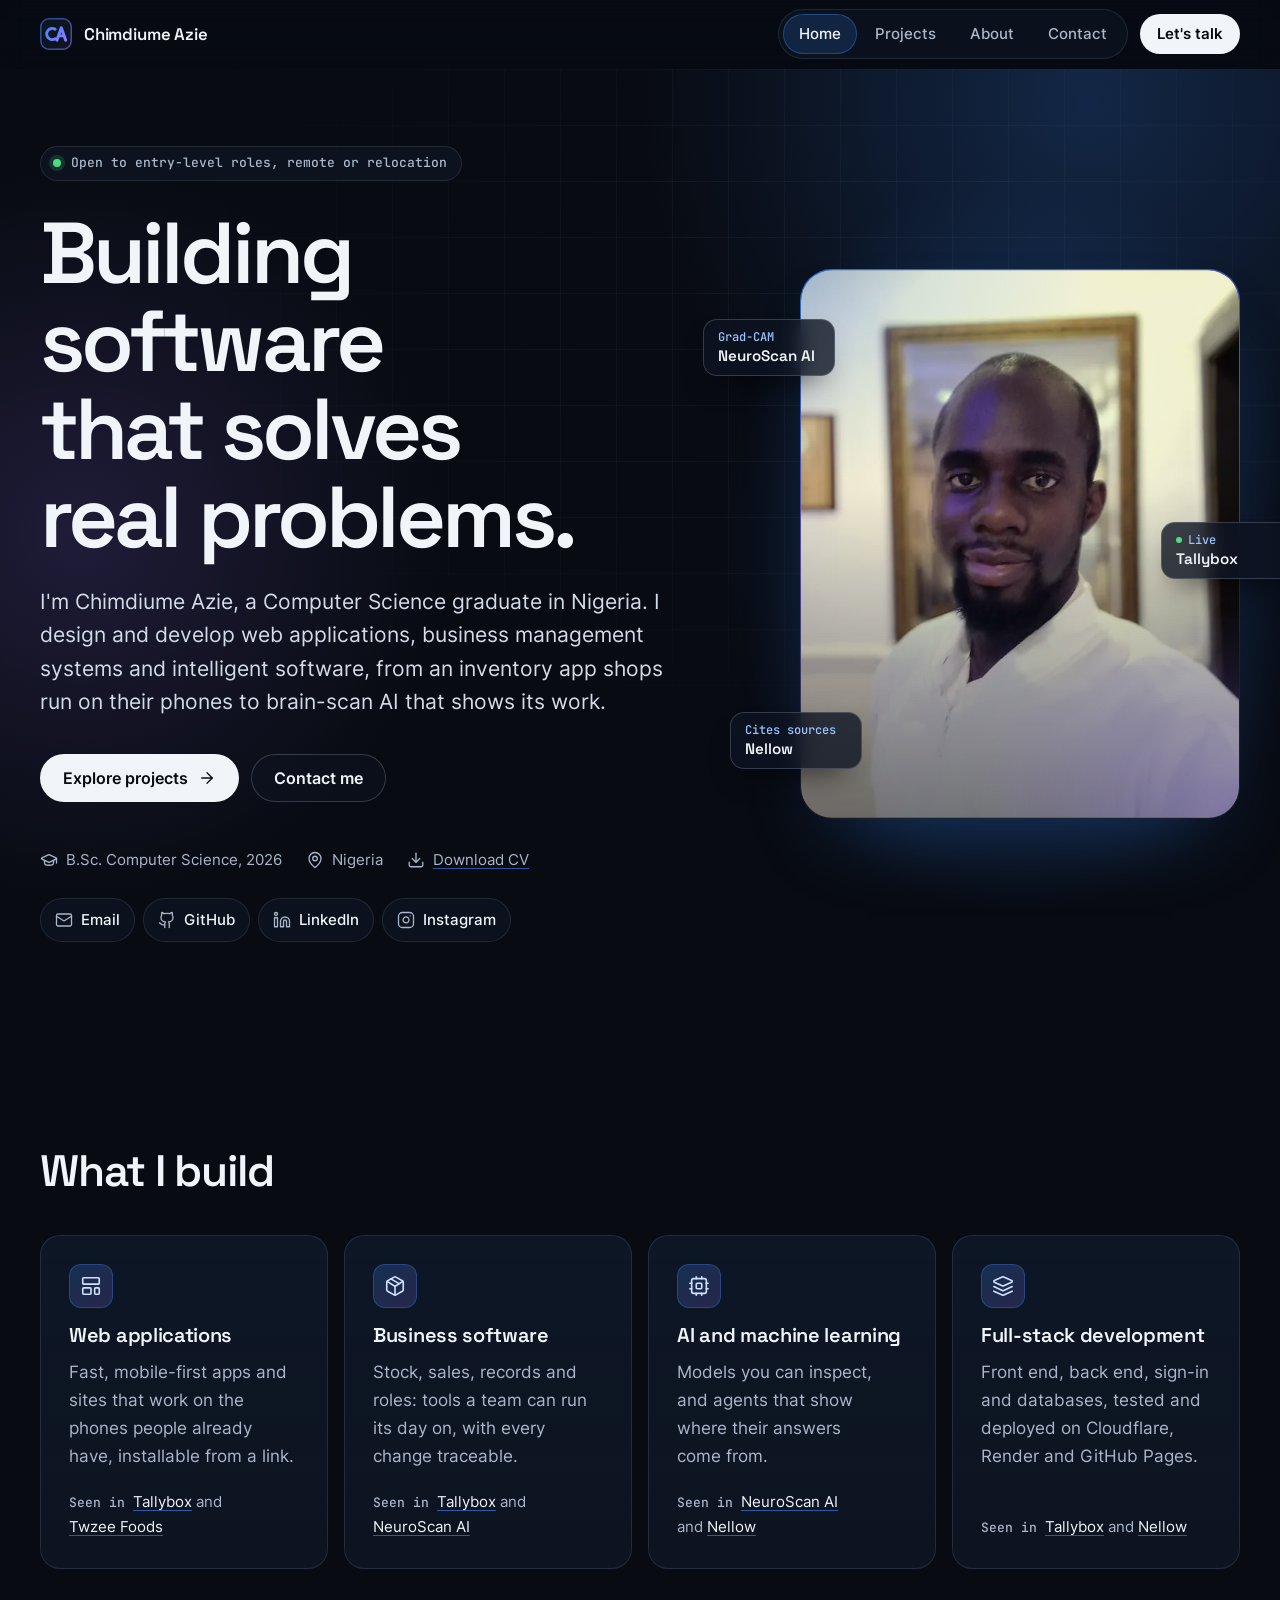
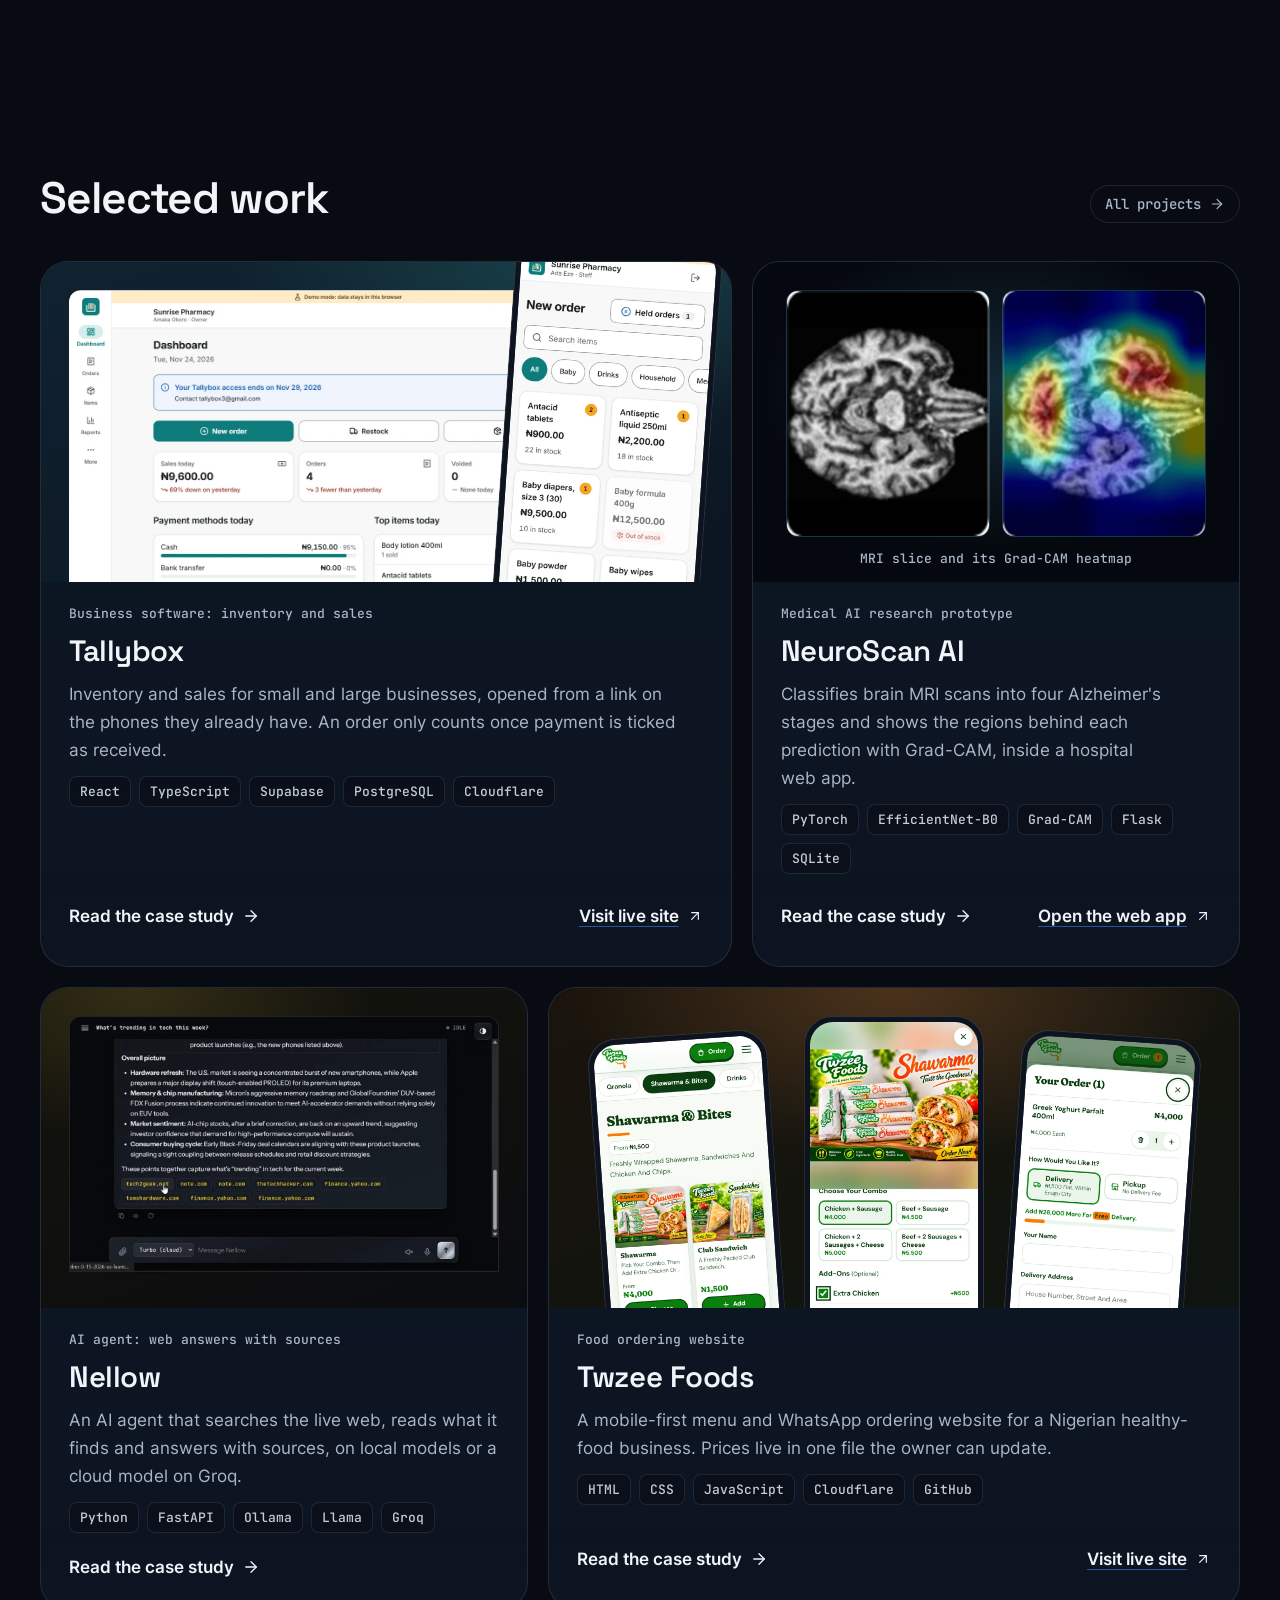
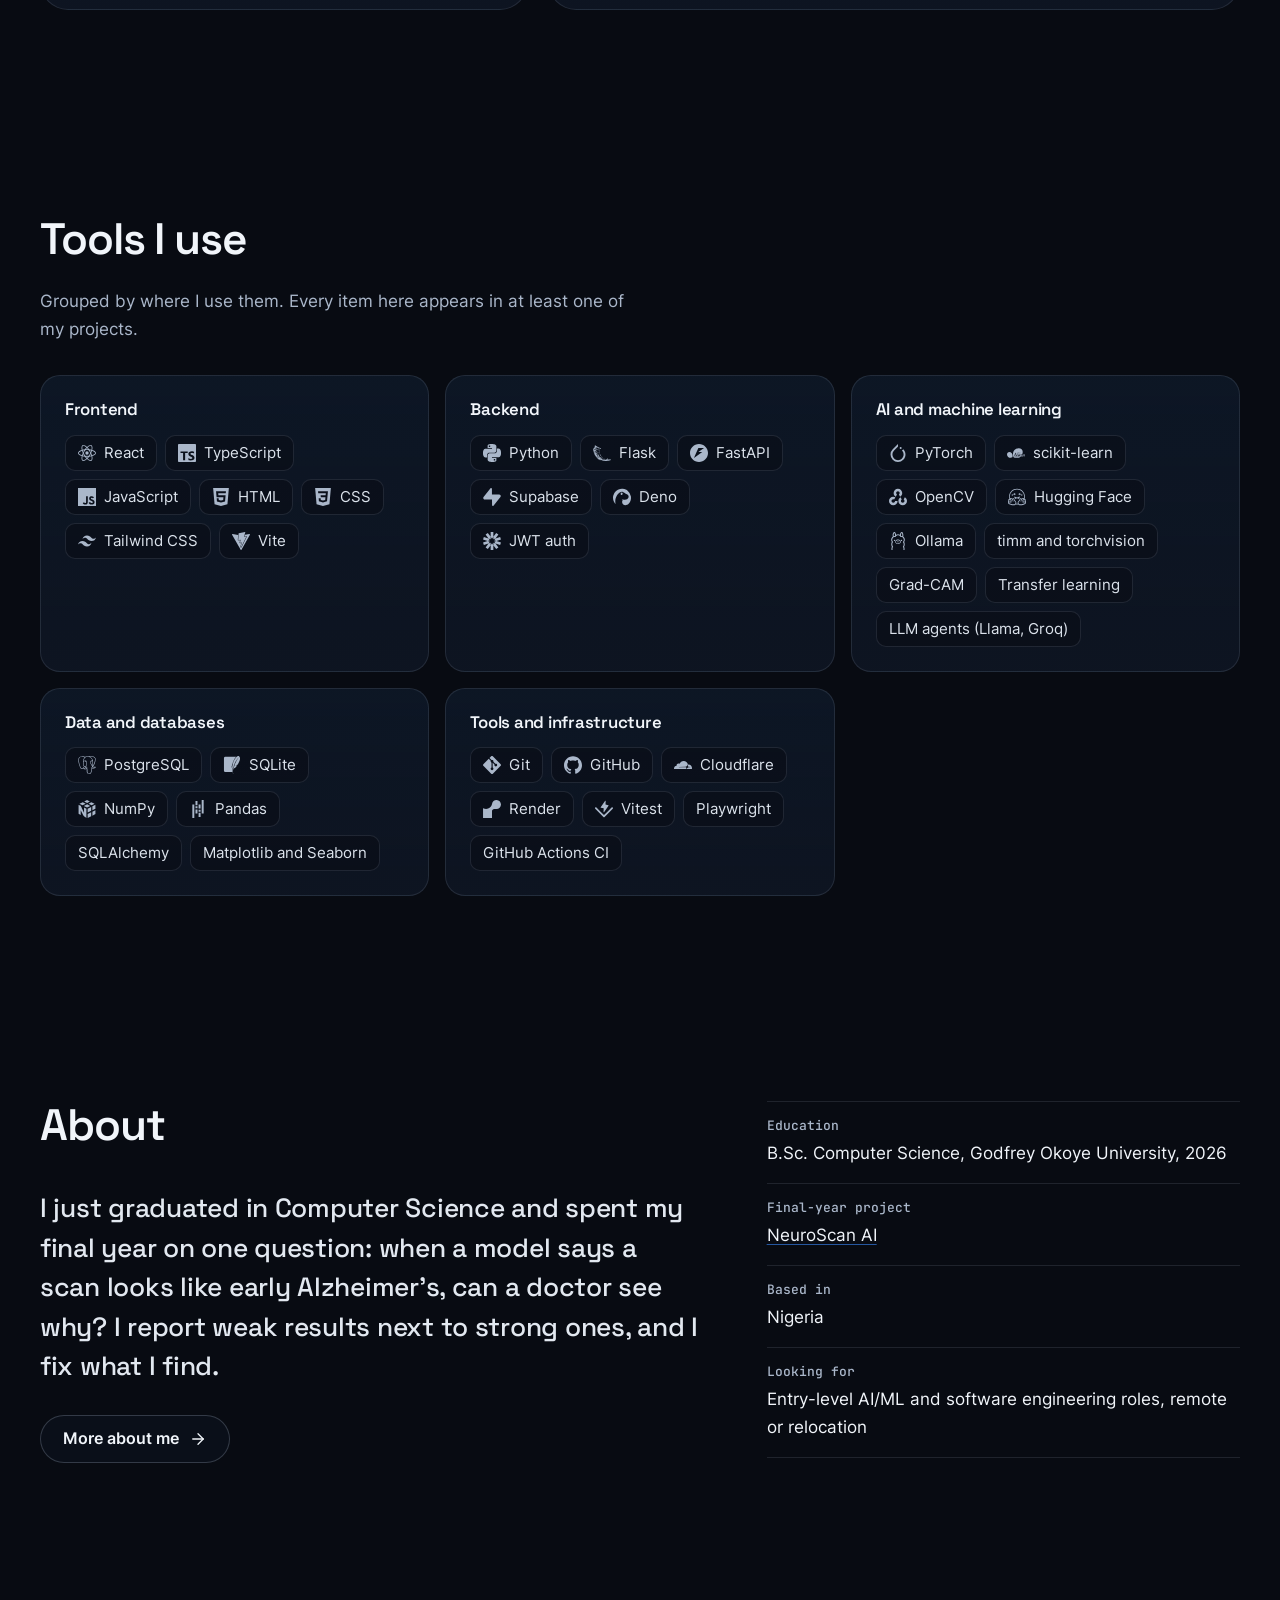
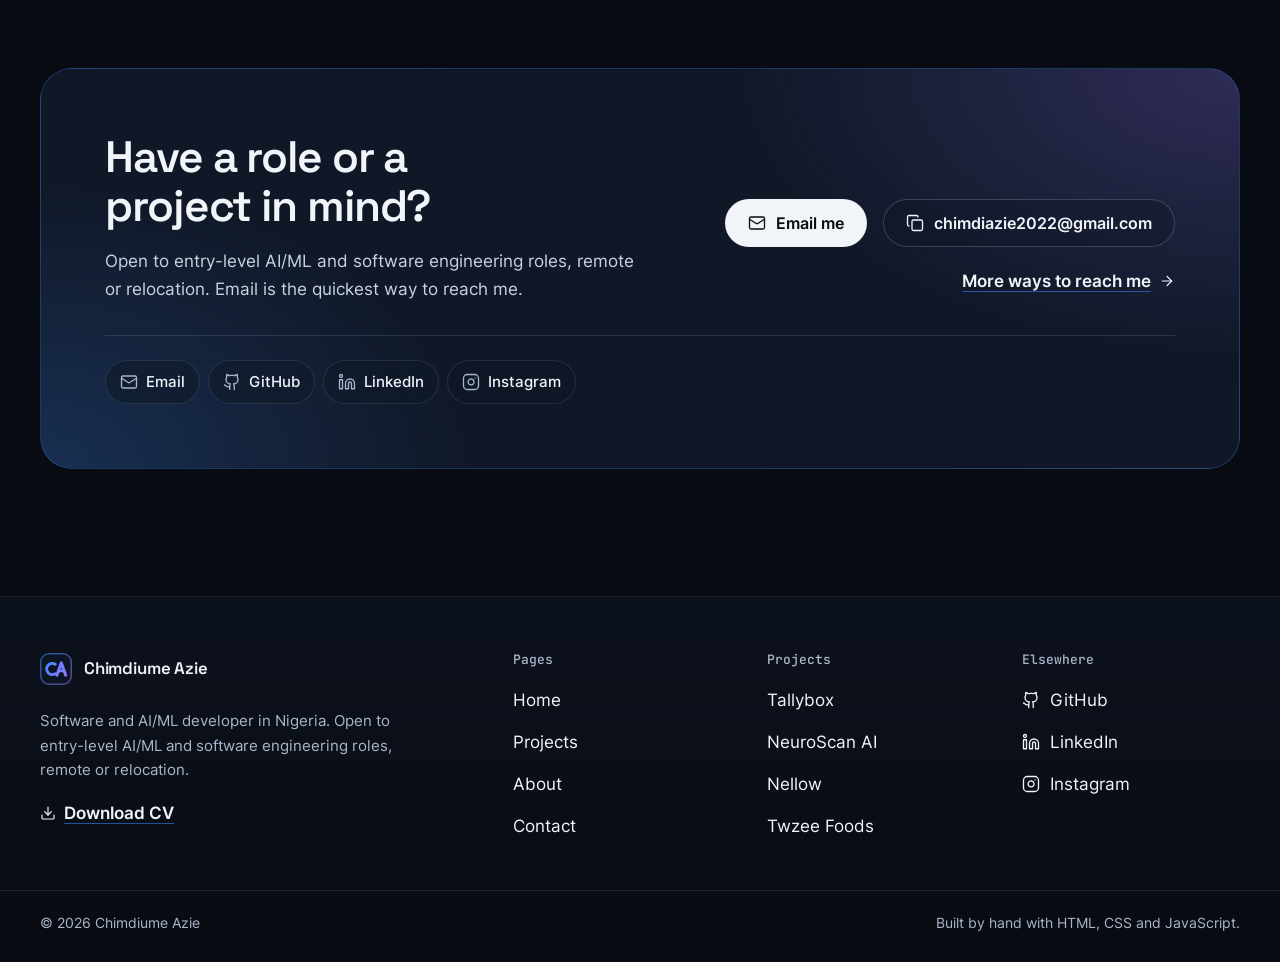
<file: index.html>
<!doctype html>
<html lang="en-GB">
<head>
<meta charset="utf-8">
<meta name="viewport" content="width=device-width, initial-scale=1">
<title>Chimdiume Azie · Software and AI/ML developer</title>
<meta name="description" content="Chimdiume Azie, software and AI/ML developer in Nigeria (B.Sc. Computer Science 2026). Tallybox, inventory and sales for businesses; NeuroScan AI, explainable Alzheimer's MRI classification; Nellow, an AI agent that cites its sources; and Twzee Foods. Open to entry-level roles.">
<link rel="canonical" href="https://achimdi.github.io/portfolio/">
<meta name="theme-color" content="#080B12">
<meta name="color-scheme" content="dark">
<meta property="og:type" content="website">
<meta property="og:site_name" content="Chimdiume Azie">
<meta property="og:url" content="https://achimdi.github.io/portfolio/">
<meta property="og:title" content="Chimdiume Azie · Software and AI/ML developer">
<meta property="og:description" content="Chimdiume Azie, software and AI/ML developer in Nigeria (B.Sc. Computer Science 2026). Tallybox, inventory and sales for businesses; NeuroScan AI, explainable Alzheimer's MRI classification; Nellow, an AI agent that cites its sources; and Twzee Foods. Open to entry-level roles.">
<meta property="og:image" content="https://achimdi.github.io/portfolio/assets/og.jpg">
<meta property="og:image:width" content="1200">
<meta property="og:image:height" content="630">
<meta property="og:image:alt" content="Chimdiume Azie, software and AI/ML developer: portrait with the headline Building software that solves real problems.">
<meta name="twitter:card" content="summary_large_image">
<meta name="twitter:title" content="Chimdiume Azie · Software and AI/ML developer">
<meta name="twitter:description" content="Chimdiume Azie, software and AI/ML developer in Nigeria (B.Sc. Computer Science 2026). Tallybox, inventory and sales for businesses; NeuroScan AI, explainable Alzheimer's MRI classification; Nellow, an AI agent that cites its sources; and Twzee Foods. Open to entry-level roles.">
<meta name="twitter:image" content="https://achimdi.github.io/portfolio/assets/og.jpg">
<meta name="twitter:image:alt" content="Chimdiume Azie, software and AI/ML developer: portrait with the headline Building software that solves real problems.">
<link rel="icon" href="assets/favicon.svg" type="image/svg+xml">
<link rel="icon" href="assets/favicon-32x32.png" type="image/png" sizes="32x32">
<link rel="icon" href="assets/favicon-16x16.png" type="image/png" sizes="16x16">
<link rel="apple-touch-icon" href="assets/apple-touch-icon.png">
<link rel="preload" href="assets/fonts/space-grotesk-latin-wght.woff2" as="font" type="font/woff2" crossorigin>
<link rel="preload" href="assets/fonts/inter-latin-wght.woff2" as="font" type="font/woff2" crossorigin>
<link rel="stylesheet" href="assets/css/site.css">
<script>document.documentElement.classList.add('js')</script>
<script src="assets/js/site.js" defer></script>
<script type="application/ld+json">{"@context":"https://schema.org","@type":"Person","name":"Chimdiume Azie","url":"https://achimdi.github.io/portfolio/","jobTitle":"Software and AI/ML developer","email":"mailto:chimdiazie2022@gmail.com","address":{"@type":"PostalAddress","addressCountry":"NG"},"alumniOf":{"@type":"CollegeOrUniversity","name":"Godfrey Okoye University"},"sameAs":["https://github.com/Achimdi","https://www.linkedin.com/in/chimdiume-azie-73a477448/","https://www.instagram.com/azie_web/"],"image":"https://achimdi.github.io/portfolio/assets/img/portrait-1.webp"}</script>
</head>
<body class="page-home">
<a class="skip-link" href="#main">Skip to content</a>
<header class="site-header" data-header>
  <div class="wrap header-row">
    <a class="brand" href="" aria-label="Chimdiume Azie, home"><svg class="brand-mark" width="32" height="32" viewBox="0 0 32 32" aria-hidden="true" focusable="false"><defs><linearGradient id="ca-grad-hdr" x1="4" y1="6" x2="28" y2="26" gradientUnits="userSpaceOnUse"><stop offset="0" stop-color="#398BFF"/><stop offset="1" stop-color="#9875FF"/></linearGradient></defs><rect x="0.75" y="0.75" width="30.5" height="30.5" rx="8.25" fill="#0D1422" stroke="url(#ca-grad-hdr)" stroke-opacity=".55" stroke-width="1.5"/><path d="M15.2 11.2A5.6 5.6 0 1 0 15.2 20.8" fill="none" stroke="url(#ca-grad-hdr)" stroke-width="3" stroke-linecap="round"/><path d="M16.9 22.2 21.3 9.8l4.4 12.4" fill="none" stroke="url(#ca-grad-hdr)" stroke-width="3" stroke-linecap="round" stroke-linejoin="round"/><path d="M18.6 17.9h5.4" stroke="url(#ca-grad-hdr)" stroke-width="2.6" stroke-linecap="round"/></svg><span class="brand-name">Chimdiume Azie</span></a>
    <nav class="site-nav" id="site-nav" aria-label="Main">
      <ul class="nav-list"><li><a href="" aria-current="page">Home</a></li><li><a href="projects/">Projects</a></li><li><a href="about/">About</a></li><li><a href="contact/">Contact</a></li></ul>
      <a class="btn btn-primary btn-sm nav-cta" href="contact/">Let's talk</a>
    </nav>
    <button class="nav-toggle" type="button" aria-expanded="false" aria-controls="site-nav" data-nav-toggle>
      <span class="nav-toggle-open"><svg class="icon" width="22" height="22" viewBox="0 0 24 24" fill="none" stroke="currentColor" stroke-width="1.75" stroke-linecap="round" stroke-linejoin="round" aria-hidden="true" focusable="false"><path d="M4 7h16"/><path d="M4 12h16"/><path d="M4 17h16"/></svg></span><span class="nav-toggle-close"><svg class="icon" width="22" height="22" viewBox="0 0 24 24" fill="none" stroke="currentColor" stroke-width="1.75" stroke-linecap="round" stroke-linejoin="round" aria-hidden="true" focusable="false"><path d="M18 6 6 18"/><path d="m6 6 12 12"/></svg></span><span class="sr-only">Menu</span>
    </button>
  </div>
</header>
<main id="main" tabindex="-1">

<section class="hero" aria-labelledby="hero-title">
  <div class="hero-bg" aria-hidden="true"><span class="glow glow-a"></span><span class="glow glow-b"></span><span class="grid-lines"></span></div>
  <div class="wrap hero-grid">
    <div class="hero-copy">
      <p class="status"><span class="status-dot" aria-hidden="true"></span>Open to entry-level roles, remote or relocation</p>
      <h1 id="hero-title" class="display">Building software that solves real problems.</h1>
      <p class="lead">I'm Chimdiume Azie, a Computer Science graduate in Nigeria. I design and develop web applications, business management systems and intelligent software, from an inventory app shops run on their phones to brain-scan AI that shows its work.</p>
      <div class="actions">
        <a class="btn btn-primary" href="projects/">Explore projects <svg class="icon btn-arrow" width="18" height="18" viewBox="0 0 24 24" fill="none" stroke="currentColor" stroke-width="1.75" stroke-linecap="round" stroke-linejoin="round" aria-hidden="true" focusable="false"><path d="M5 12h14"/><path d="m12 5 7 7-7 7"/></svg></a>
        <a class="btn btn-ghost" href="contact/">Contact me</a>
      </div>
      <ul class="hero-meta">
        <li><svg class="icon" width="18" height="18" viewBox="0 0 24 24" fill="none" stroke="currentColor" stroke-width="1.75" stroke-linecap="round" stroke-linejoin="round" aria-hidden="true" focusable="false"><path d="M21.42 10.92a1 1 0 0 0-.02-1.84L12.83 5.18a2 2 0 0 0-1.66 0L2.6 9.08a1 1 0 0 0 0 1.83l8.57 3.91a2 2 0 0 0 1.66 0z"/><path d="M22 10v6"/><path d="M6 12.5V16a6 3 0 0 0 12 0v-3.5"/></svg>B.Sc. Computer Science, 2026</li>
        <li><svg class="icon" width="18" height="18" viewBox="0 0 24 24" fill="none" stroke="currentColor" stroke-width="1.75" stroke-linecap="round" stroke-linejoin="round" aria-hidden="true" focusable="false"><path d="M20 10c0 5-5.5 10.2-7.4 11.8a1 1 0 0 1-1.2 0C9.5 20.2 4 15 4 10a8 8 0 0 1 16 0"/><circle cx="12" cy="10" r="3"/></svg>Nigeria</li>
        <li><a href="CV.pdf" download="Chimdiume-Azie-CV.pdf"><svg class="icon" width="18" height="18" viewBox="0 0 24 24" fill="none" stroke="currentColor" stroke-width="1.75" stroke-linecap="round" stroke-linejoin="round" aria-hidden="true" focusable="false"><path d="M21 15v4a2 2 0 0 1-2 2H5a2 2 0 0 1-2-2v-4"/><path d="m7 10 5 5 5-5"/><path d="M12 15V3"/></svg>Download CV</a></li>
      </ul>
      <ul class="profile-links profile-links--hero" aria-label="Email and profiles">
    <li><a href="https://mail.google.com/mail/?view=cm&fs=1&to=chimdiazie2022%40gmail.com" target="_blank" rel="noopener"><svg class="icon" width="18" height="18" viewBox="0 0 24 24" fill="none" stroke="currentColor" stroke-width="1.75" stroke-linecap="round" stroke-linejoin="round" aria-hidden="true" focusable="false"><rect width="20" height="16" x="2" y="4" rx="2"/><path d="m22 7-8.97 5.7a1.94 1.94 0 0 1-2.06 0L2 7"/></svg><span>Email</span><span class="sr-only"> (opens Gmail in a new tab)</span></a></li>
    <li><a href="https://github.com/Achimdi" target="_blank" rel="noopener"><svg class="icon" width="18" height="18" viewBox="0 0 24 24" fill="none" stroke="currentColor" stroke-width="1.75" stroke-linecap="round" stroke-linejoin="round" aria-hidden="true" focusable="false"><path d="M15 22v-4a4.8 4.8 0 0 0-1-3.5c3 0 6-2 6-5.5.08-1.25-.27-2.48-1-3.5.28-1.15.28-2.35 0-3.5 0 0-1 0-3 1.5-2.64-.5-5.36-.5-8 0C6 2 5 2 5 2c-.3 1.15-.3 2.35 0 3.5A5.4 5.4 0 0 0 4 9c0 3.5 3 5.5 6 5.5-.39.49-.68 1.05-.85 1.65-.17.6-.22 1.23-.15 1.85v4"/><path d="M9 18c-4.51 2-5-2-7-2"/></svg><span>GitHub</span><span class="sr-only"> Achimdi (opens in a new tab)</span></a></li>
    <li><a href="https://www.linkedin.com/in/chimdiume-azie-73a477448/" target="_blank" rel="noopener"><svg class="icon" width="18" height="18" viewBox="0 0 24 24" fill="none" stroke="currentColor" stroke-width="1.75" stroke-linecap="round" stroke-linejoin="round" aria-hidden="true" focusable="false"><path d="M16 8a6 6 0 0 1 6 6v7h-4v-7a2 2 0 0 0-2-2 2 2 0 0 0-2 2v7h-4v-7a6 6 0 0 1 6-6z"/><rect width="4" height="12" x="2" y="9"/><circle cx="4" cy="4" r="2"/></svg><span>LinkedIn</span><span class="sr-only"> chimdiume-azie (opens in a new tab)</span></a></li>
    <li><a href="https://www.instagram.com/azie_web/" target="_blank" rel="noopener"><svg class="icon" width="18" height="18" viewBox="0 0 24 24" fill="none" stroke="currentColor" stroke-width="1.75" stroke-linecap="round" stroke-linejoin="round" aria-hidden="true" focusable="false"><rect width="20" height="20" x="2" y="2" rx="5"/><path d="M16 11.37A4 4 0 1 1 12.63 8 4 4 0 0 1 16 11.37z"/><path d="M17.5 6.5h.01"/></svg><span>Instagram</span><span class="sr-only"> @azie_web (opens in a new tab)</span></a></li>
  </ul>
    </div>
    <div class="hero-visual">
      <div class="portrait-frame">
        <img src="assets/img/portrait-1.webp" width="680" height="780" alt="Portrait of Chimdiume Azie in a white shirt." fetchpriority="high" decoding="async">
        <span class="scan-line" aria-hidden="true"></span>
      </div>
      <ul class="hero-tags" aria-label="Featured projects">
        <li><a class="float-tag float-tag--1" href="projects/neuroscan-ai/"><span class="tag-k">Grad-CAM</span><span>NeuroScan AI</span></a></li>
        <li><a class="float-tag float-tag--2" href="projects/tallybox/"><span class="tag-k"><span class="live-dot" aria-hidden="true"></span>Live</span><span>Tallybox</span></a></li>
        <li><a class="float-tag float-tag--3" href="projects/nellow/"><span class="tag-k">Cites sources</span><span>Nellow</span></a></li>
      </ul>
    </div>
  </div>
</section>

<section class="section" aria-labelledby="build-title">
  <div class="wrap">
    <div class="section-head"><h2 id="build-title">What I build</h2></div>
    <div class="expertise">
      <article class="exp-card" data-reveal>
        <span class="exp-icon"><svg class="icon" width="22" height="22" viewBox="0 0 24 24" fill="none" stroke="currentColor" stroke-width="1.75" stroke-linecap="round" stroke-linejoin="round" aria-hidden="true" focusable="false"><rect width="18" height="7" x="3" y="3" rx="1"/><rect width="9" height="7" x="3" y="14" rx="1"/><rect width="5" height="7" x="16" y="14" rx="1"/></svg></span>
        <h3>Web applications</h3>
        <p>Fast, mobile-first apps and sites that work on the phones people already have, installable from a link.</p>
        <p class="exp-proof"><span>Seen in</span> <a href="projects/tallybox/">Tallybox</a> and <a href="projects/twzee-foods/">Twzee Foods</a></p>
      </article>
      <article class="exp-card" data-reveal>
        <span class="exp-icon"><svg class="icon" width="22" height="22" viewBox="0 0 24 24" fill="none" stroke="currentColor" stroke-width="1.75" stroke-linecap="round" stroke-linejoin="round" aria-hidden="true" focusable="false"><path d="M11 21.73a2 2 0 0 0 2 0l7-4A2 2 0 0 0 21 16V8a2 2 0 0 0-1-1.73l-7-4a2 2 0 0 0-2 0l-7 4A2 2 0 0 0 3 8v8a2 2 0 0 0 1 1.73z"/><path d="M12 22V12"/><path d="m3.3 7 7.7 4.73a2 2 0 0 0 2 0L20.7 7"/><path d="m7.5 4.27 9 5.15"/></svg></span>
        <h3>Business software</h3>
        <p>Stock, sales, records and roles: tools a team can run its day on, with every change traceable.</p>
        <p class="exp-proof"><span>Seen in</span> <a href="projects/tallybox/">Tallybox</a> and <a href="projects/neuroscan-ai/">NeuroScan AI</a></p>
      </article>
      <article class="exp-card" data-reveal>
        <span class="exp-icon"><svg class="icon" width="22" height="22" viewBox="0 0 24 24" fill="none" stroke="currentColor" stroke-width="1.75" stroke-linecap="round" stroke-linejoin="round" aria-hidden="true" focusable="false"><rect width="16" height="16" x="4" y="4" rx="2"/><rect width="6" height="6" x="9" y="9" rx="1"/><path d="M15 2v2M15 20v2M2 15h2M2 9h2M20 15h2M20 9h2M9 2v2M9 20v2"/></svg></span>
        <h3>AI and machine learning</h3>
        <p>Models you can inspect, and agents that show where their answers come from.</p>
        <p class="exp-proof"><span>Seen in</span> <a href="projects/neuroscan-ai/">NeuroScan AI</a> and <a href="projects/nellow/">Nellow</a></p>
      </article>
      <article class="exp-card" data-reveal>
        <span class="exp-icon"><svg class="icon" width="22" height="22" viewBox="0 0 24 24" fill="none" stroke="currentColor" stroke-width="1.75" stroke-linecap="round" stroke-linejoin="round" aria-hidden="true" focusable="false"><path d="m12.83 2.18a2 2 0 0 0-1.66 0L2.6 6.08a1 1 0 0 0 0 1.83l8.58 3.91a2 2 0 0 0 1.66 0l8.58-3.9a1 1 0 0 0 0-1.83Z"/><path d="m22 17.65-9.17 4.16a2 2 0 0 1-1.66 0L2 17.65"/><path d="m22 12.65-9.17 4.16a2 2 0 0 1-1.66 0L2 12.65"/></svg></span>
        <h3>Full-stack development</h3>
        <p>Front end, back end, sign-in and databases, tested and deployed on Cloudflare, Render and GitHub Pages.</p>
        <p class="exp-proof"><span>Seen in</span> <a href="projects/tallybox/">Tallybox</a> and <a href="projects/nellow/">Nellow</a></p>
      </article>
    </div>
  </div>
</section>

<section class="section" aria-labelledby="work-title">
  <div class="wrap">
    <div class="section-head"><h2 id="work-title">Selected work</h2><a class="route-link" href="projects/"><span>All projects</span><svg class="icon" width="16" height="16" viewBox="0 0 24 24" fill="none" stroke="currentColor" stroke-width="1.75" stroke-linecap="round" stroke-linejoin="round" aria-hidden="true" focusable="false"><path d="M5 12h14"/><path d="m12 5 7 7-7 7"/></svg></a></div>
    <div class="bento"><article class="work-card work-card--tally span-7" data-reveal>
  <div class="visual visual--tally" style="view-transition-name: shot-tallybox"><div class="browser"><img src="assets/img/tallybox-dashboard.webp" width="1280" height="800" alt="Tallybox owner dashboard on demo data: sales today, orders, payment methods and top items for Sunrise Pharmacy." loading="lazy" decoding="async"></div><div class="phone phone--float"><img src="assets/img/tallybox-neworder.webp" width="600" height="1298" alt="Tallybox new-order screen on a phone, with items, prices, stock levels and a cart of four items." loading="lazy" decoding="async"></div></div>
  <div class="work-body">
    <p class="work-cat">Business software: inventory and sales</p>
    <h3><a class="card-link" href="projects/tallybox/">Tallybox</a></h3>
    <p>Inventory and sales for small and large businesses, opened from a link on the phones they already have. An order only counts once payment is ticked as received.</p>
    <ul class="tags" aria-label="Technologies"><li>React</li><li>TypeScript</li><li>Supabase</li><li>PostgreSQL</li><li>Cloudflare</li></ul>
    <div class="work-actions"><span class="read-more" aria-hidden="true">Read the case study <svg class="icon btn-arrow" width="18" height="18" viewBox="0 0 24 24" fill="none" stroke="currentColor" stroke-width="1.75" stroke-linecap="round" stroke-linejoin="round" aria-hidden="true" focusable="false"><path d="M5 12h14"/><path d="m12 5 7 7-7 7"/></svg></span><a class="text-link on-card" href="https://tallybox.pages.dev/" target="_blank" rel="noopener">Visit live site<span class="sr-only"> for Tallybox (opens in a new tab)</span><svg class="icon" width="16" height="16" viewBox="0 0 24 24" fill="none" stroke="currentColor" stroke-width="1.75" stroke-linecap="round" stroke-linejoin="round" aria-hidden="true" focusable="false"><path d="M7 7h10v10"/><path d="M7 17 17 7"/></svg></a></div>
  </div>
</article><article class="work-card work-card--neuro span-5" data-reveal>
  <div class="visual visual--neuro" style="view-transition-name: shot-neuroscan-ai"><div class="scan-pair"><img src="assets/img/mri-slice.webp" width="336" height="408" alt="Axial brain MRI slice." loading="lazy" decoding="async"><img src="assets/img/gradcam.webp" width="336" height="408" alt="Grad-CAM heatmap over an axial brain MRI slice. Warm colours mark the regions that most influenced the prediction." loading="lazy" decoding="async"></div><p class="visual-note">MRI slice and its Grad-CAM heatmap</p></div>
  <div class="work-body">
    <p class="work-cat">Medical AI research prototype</p>
    <h3><a class="card-link" href="projects/neuroscan-ai/">NeuroScan AI</a></h3>
    <p>Classifies brain MRI scans into four Alzheimer's stages and shows the regions behind each prediction with Grad-CAM, inside a hospital web app.</p>
    <ul class="tags" aria-label="Technologies"><li>PyTorch</li><li>EfficientNet-B0</li><li>Grad-CAM</li><li>Flask</li><li>SQLite</li></ul>
    <div class="work-actions"><span class="read-more" aria-hidden="true">Read the case study <svg class="icon btn-arrow" width="18" height="18" viewBox="0 0 24 24" fill="none" stroke="currentColor" stroke-width="1.75" stroke-linecap="round" stroke-linejoin="round" aria-hidden="true" focusable="false"><path d="M5 12h14"/><path d="m12 5 7 7-7 7"/></svg></span><a class="text-link on-card" href="https://neuroscan-ai-yjp8.onrender.com/" target="_blank" rel="noopener">Open the web app<span class="sr-only"> for NeuroScan AI (opens in a new tab)</span><svg class="icon" width="16" height="16" viewBox="0 0 24 24" fill="none" stroke="currentColor" stroke-width="1.75" stroke-linecap="round" stroke-linejoin="round" aria-hidden="true" focusable="false"><path d="M7 7h10v10"/><path d="M7 17 17 7"/></svg></a></div>
  </div>
</article><article class="work-card work-card--nellow span-5" data-reveal>
  <div class="visual visual--nellow" style="view-transition-name: shot-nellow"><div class="browser browser--dark"><img src="assets/img/nellow-answer.webp" width="1200" height="712" alt="Nellow answer about this week's tech news, ending with source links such as tomshardware.com and finance.yahoo.com." loading="lazy" decoding="async"></div></div>
  <div class="work-body">
    <p class="work-cat">AI agent: web answers with sources</p>
    <h3><a class="card-link" href="projects/nellow/">Nellow</a></h3>
    <p>An AI agent that searches the live web, reads what it finds and answers with sources, on local models or a cloud model on Groq.</p>
    <ul class="tags" aria-label="Technologies"><li>Python</li><li>FastAPI</li><li>Ollama</li><li>Llama</li><li>Groq</li></ul>
    <div class="work-actions"><span class="read-more" aria-hidden="true">Read the case study <svg class="icon btn-arrow" width="18" height="18" viewBox="0 0 24 24" fill="none" stroke="currentColor" stroke-width="1.75" stroke-linecap="round" stroke-linejoin="round" aria-hidden="true" focusable="false"><path d="M5 12h14"/><path d="m12 5 7 7-7 7"/></svg></span></div>
  </div>
</article><article class="work-card work-card--twzee span-7" data-reveal>
  <div class="visual visual--twzee" style="view-transition-name: shot-twzee-foods"><div class="phone phone--1"><img src="assets/img/twzee-menu.webp" width="600" height="1298" alt="Twzee Foods menu on a phone: the Shawarma and Bites category with Shawarma, Club Sandwich and Chicken and Chips." loading="lazy" decoding="async"></div><div class="phone phone--2"><img src="assets/img/twzee-product.webp" width="600" height="1298" alt="Shawarma options on a phone: four combos with prices and optional extra chicken or beef." loading="lazy" decoding="async"></div><div class="phone phone--3"><img src="assets/img/twzee-order.webp" width="600" height="1298" alt="Order summary on a phone: delivery or pickup, a free-delivery progress bar and a Send my order button." loading="lazy" decoding="async"></div></div>
  <div class="work-body">
    <p class="work-cat">Food ordering website</p>
    <h3><a class="card-link" href="projects/twzee-foods/">Twzee Foods</a></h3>
    <p>A mobile-first menu and WhatsApp ordering website for a Nigerian healthy-food business. Prices live in one file the owner can update.</p>
    <ul class="tags" aria-label="Technologies"><li>HTML</li><li>CSS</li><li>JavaScript</li><li>Cloudflare</li><li>GitHub</li></ul>
    <div class="work-actions"><span class="read-more" aria-hidden="true">Read the case study <svg class="icon btn-arrow" width="18" height="18" viewBox="0 0 24 24" fill="none" stroke="currentColor" stroke-width="1.75" stroke-linecap="round" stroke-linejoin="round" aria-hidden="true" focusable="false"><path d="M5 12h14"/><path d="m12 5 7 7-7 7"/></svg></span><a class="text-link on-card" href="https://twzee.foodss.workers.dev/" target="_blank" rel="noopener">Visit live site<span class="sr-only"> for Twzee Foods (opens in a new tab)</span><svg class="icon" width="16" height="16" viewBox="0 0 24 24" fill="none" stroke="currentColor" stroke-width="1.75" stroke-linecap="round" stroke-linejoin="round" aria-hidden="true" focusable="false"><path d="M7 7h10v10"/><path d="M7 17 17 7"/></svg></a></div>
  </div>
</article></div>
  </div>
</section>

<section class="section" aria-labelledby="skills-title">
  <div class="wrap">
    <div class="section-head"><h2 id="skills-title">Tools I use</h2></div>
    <p class="section-intro">Grouped by where I use them. Every item here appears in at least one of my projects.</p>
    <div class="skill-groups">
      <div class="skill-group" data-reveal><h3>Frontend</h3><ul class="tech-list"><li class="tech"><svg class="tech-logo" width="18" height="18" viewBox="0 0 24 24" fill="currentColor" aria-hidden="true" focusable="false"><use href="assets/icons/tech.svg#si-react"/></svg><span>React</span></li><li class="tech"><svg class="tech-logo" width="18" height="18" viewBox="0 0 24 24" fill="currentColor" aria-hidden="true" focusable="false"><use href="assets/icons/tech.svg#si-typescript"/></svg><span>TypeScript</span></li><li class="tech"><svg class="tech-logo" width="18" height="18" viewBox="0 0 24 24" fill="currentColor" aria-hidden="true" focusable="false"><use href="assets/icons/tech.svg#si-javascript"/></svg><span>JavaScript</span></li><li class="tech"><svg class="tech-logo" width="18" height="18" viewBox="0 0 24 24" fill="currentColor" aria-hidden="true" focusable="false"><use href="assets/icons/tech.svg#si-html5"/></svg><span>HTML</span></li><li class="tech"><svg class="tech-logo" width="18" height="18" viewBox="0 0 24 24" fill="currentColor" aria-hidden="true" focusable="false"><use href="assets/icons/tech.svg#si-css3"/></svg><span>CSS</span></li><li class="tech"><svg class="tech-logo" width="18" height="18" viewBox="0 0 24 24" fill="currentColor" aria-hidden="true" focusable="false"><use href="assets/icons/tech.svg#si-tailwindcss"/></svg><span>Tailwind CSS</span></li><li class="tech"><svg class="tech-logo" width="18" height="18" viewBox="0 0 24 24" fill="currentColor" aria-hidden="true" focusable="false"><use href="assets/icons/tech.svg#si-vite"/></svg><span>Vite</span></li></ul></div>
      <div class="skill-group" data-reveal><h3>Backend</h3><ul class="tech-list"><li class="tech"><svg class="tech-logo" width="18" height="18" viewBox="0 0 24 24" fill="currentColor" aria-hidden="true" focusable="false"><use href="assets/icons/tech.svg#si-python"/></svg><span>Python</span></li><li class="tech"><svg class="tech-logo" width="18" height="18" viewBox="0 0 24 24" fill="currentColor" aria-hidden="true" focusable="false"><use href="assets/icons/tech.svg#si-flask"/></svg><span>Flask</span></li><li class="tech"><svg class="tech-logo" width="18" height="18" viewBox="0 0 24 24" fill="currentColor" aria-hidden="true" focusable="false"><use href="assets/icons/tech.svg#si-fastapi"/></svg><span>FastAPI</span></li><li class="tech"><svg class="tech-logo" width="18" height="18" viewBox="0 0 24 24" fill="currentColor" aria-hidden="true" focusable="false"><use href="assets/icons/tech.svg#si-supabase"/></svg><span>Supabase</span></li><li class="tech"><svg class="tech-logo" width="18" height="18" viewBox="0 0 24 24" fill="currentColor" aria-hidden="true" focusable="false"><use href="assets/icons/tech.svg#si-deno"/></svg><span>Deno</span></li><li class="tech"><svg class="tech-logo" width="18" height="18" viewBox="0 0 24 24" fill="currentColor" aria-hidden="true" focusable="false"><use href="assets/icons/tech.svg#si-jsonwebtokens"/></svg><span>JWT auth</span></li></ul></div>
      <div class="skill-group" data-reveal><h3>AI and machine learning</h3><ul class="tech-list"><li class="tech"><svg class="tech-logo" width="18" height="18" viewBox="0 0 24 24" fill="currentColor" aria-hidden="true" focusable="false"><use href="assets/icons/tech.svg#si-pytorch"/></svg><span>PyTorch</span></li><li class="tech"><svg class="tech-logo" width="18" height="18" viewBox="0 0 24 24" fill="currentColor" aria-hidden="true" focusable="false"><use href="assets/icons/tech.svg#si-scikitlearn"/></svg><span>scikit-learn</span></li><li class="tech"><svg class="tech-logo" width="18" height="18" viewBox="0 0 24 24" fill="currentColor" aria-hidden="true" focusable="false"><use href="assets/icons/tech.svg#si-opencv"/></svg><span>OpenCV</span></li><li class="tech"><svg class="tech-logo" width="18" height="18" viewBox="0 0 24 24" fill="currentColor" aria-hidden="true" focusable="false"><use href="assets/icons/tech.svg#si-huggingface"/></svg><span>Hugging Face</span></li><li class="tech"><svg class="tech-logo" width="18" height="18" viewBox="0 0 24 24" fill="currentColor" aria-hidden="true" focusable="false"><use href="assets/icons/tech.svg#si-ollama"/></svg><span>Ollama</span></li><li class="tech tech--text"><span>timm and torchvision</span></li><li class="tech tech--text"><span>Grad-CAM</span></li><li class="tech tech--text"><span>Transfer learning</span></li><li class="tech tech--text"><span>LLM agents (Llama, Groq)</span></li></ul></div>
      <div class="skill-group" data-reveal><h3>Data and databases</h3><ul class="tech-list"><li class="tech"><svg class="tech-logo" width="18" height="18" viewBox="0 0 24 24" fill="currentColor" aria-hidden="true" focusable="false"><use href="assets/icons/tech.svg#si-postgresql"/></svg><span>PostgreSQL</span></li><li class="tech"><svg class="tech-logo" width="18" height="18" viewBox="0 0 24 24" fill="currentColor" aria-hidden="true" focusable="false"><use href="assets/icons/tech.svg#si-sqlite"/></svg><span>SQLite</span></li><li class="tech"><svg class="tech-logo" width="18" height="18" viewBox="0 0 24 24" fill="currentColor" aria-hidden="true" focusable="false"><use href="assets/icons/tech.svg#si-numpy"/></svg><span>NumPy</span></li><li class="tech"><svg class="tech-logo" width="18" height="18" viewBox="0 0 24 24" fill="currentColor" aria-hidden="true" focusable="false"><use href="assets/icons/tech.svg#si-pandas"/></svg><span>Pandas</span></li><li class="tech tech--text"><span>SQLAlchemy</span></li><li class="tech tech--text"><span>Matplotlib and Seaborn</span></li></ul></div>
      <div class="skill-group" data-reveal><h3>Tools and infrastructure</h3><ul class="tech-list"><li class="tech"><svg class="tech-logo" width="18" height="18" viewBox="0 0 24 24" fill="currentColor" aria-hidden="true" focusable="false"><use href="assets/icons/tech.svg#si-git"/></svg><span>Git</span></li><li class="tech"><svg class="tech-logo" width="18" height="18" viewBox="0 0 24 24" fill="currentColor" aria-hidden="true" focusable="false"><use href="assets/icons/tech.svg#si-github"/></svg><span>GitHub</span></li><li class="tech"><svg class="tech-logo" width="18" height="18" viewBox="0 0 24 24" fill="currentColor" aria-hidden="true" focusable="false"><use href="assets/icons/tech.svg#si-cloudflare"/></svg><span>Cloudflare</span></li><li class="tech"><svg class="tech-logo" width="18" height="18" viewBox="0 0 24 24" fill="currentColor" aria-hidden="true" focusable="false"><use href="assets/icons/tech.svg#si-render"/></svg><span>Render</span></li><li class="tech"><svg class="tech-logo" width="18" height="18" viewBox="0 0 24 24" fill="currentColor" aria-hidden="true" focusable="false"><use href="assets/icons/tech.svg#si-vitest"/></svg><span>Vitest</span></li><li class="tech tech--text"><span>Playwright</span></li><li class="tech tech--text"><span>GitHub Actions CI</span></li></ul></div>
    </div>
  </div>
</section>

<section class="section" aria-labelledby="about-title">
  <div class="wrap about-preview" data-reveal>
    <div>
      <div class="section-head"><h2 id="about-title">About</h2></div>
      <p class="about-quote">I just graduated in Computer Science and spent my final year on one question: when a model says a scan looks like early Alzheimer's, can a doctor see why? I report weak results next to strong ones, and I fix what I find.</p>
      <a class="btn btn-ghost" href="about/">More about me <svg class="icon btn-arrow" width="18" height="18" viewBox="0 0 24 24" fill="none" stroke="currentColor" stroke-width="1.75" stroke-linecap="round" stroke-linejoin="round" aria-hidden="true" focusable="false"><path d="M5 12h14"/><path d="m12 5 7 7-7 7"/></svg></a>
    </div>
    <dl class="about-facts">
      <div><dt>Education</dt><dd>B.Sc. Computer Science, Godfrey Okoye University, 2026</dd></div>
      <div><dt>Final-year project</dt><dd><a href="projects/neuroscan-ai/">NeuroScan AI</a></dd></div>
      <div><dt>Based in</dt><dd>Nigeria</dd></div>
      <div><dt>Looking for</dt><dd>Entry-level AI/ML and software engineering roles, remote or relocation</dd></div>
    </dl>
  </div>
</section>
<section class="section" aria-labelledby="cta-title">
  <div class="wrap">
    <div class="cta-panel" data-reveal>
      <div class="cta-copy">
        <h2 id="cta-title">Have a role or a project in mind?</h2>
        <p>Open to entry-level AI/ML and software engineering roles, remote or relocation. Email is the quickest way to reach me.</p>
      </div>
      <div class="cta-actions">
        <a class="btn btn-primary" href="https://mail.google.com/mail/?view=cm&fs=1&to=chimdiazie2022%40gmail.com" target="_blank" rel="noopener"><svg class="icon" width="18" height="18" viewBox="0 0 24 24" fill="none" stroke="currentColor" stroke-width="1.75" stroke-linecap="round" stroke-linejoin="round" aria-hidden="true" focusable="false"><rect width="20" height="16" x="2" y="4" rx="2"/><path d="m22 7-8.97 5.7a1.94 1.94 0 0 1-2.06 0L2 7"/></svg>Email me<span class="sr-only"> (opens Gmail in a new tab)</span></a>
        <button class="btn btn-ghost copy-btn" type="button" data-copy="chimdiazie2022@gmail.com"><span class="copy-default"><svg class="icon" width="18" height="18" viewBox="0 0 24 24" fill="none" stroke="currentColor" stroke-width="1.75" stroke-linecap="round" stroke-linejoin="round" aria-hidden="true" focusable="false"><rect width="14" height="14" x="8" y="8" rx="2"/><path d="M4 16c-1.1 0-2-.9-2-2V4c0-1.1.9-2 2-2h10c1.1 0 2 .9 2 2"/></svg><span>chimdiazie2022@gmail.com</span></span><span class="copy-done"><svg class="icon" width="18" height="18" viewBox="0 0 24 24" fill="none" stroke="currentColor" stroke-width="1.75" stroke-linecap="round" stroke-linejoin="round" aria-hidden="true" focusable="false"><path d="M20 6 9 17l-5-5"/></svg><span>Copied to clipboard</span></span></button><span class="sr-only" role="status" data-copy-status></span>
        <a class="text-link" href="contact/">More ways to reach me <svg class="icon" width="16" height="16" viewBox="0 0 24 24" fill="none" stroke="currentColor" stroke-width="1.75" stroke-linecap="round" stroke-linejoin="round" aria-hidden="true" focusable="false"><path d="M5 12h14"/><path d="m12 5 7 7-7 7"/></svg></a>
      </div>
      <ul class="profile-links profile-links--cta" aria-label="Email and profiles">
    <li><a href="https://mail.google.com/mail/?view=cm&fs=1&to=chimdiazie2022%40gmail.com" target="_blank" rel="noopener"><svg class="icon" width="18" height="18" viewBox="0 0 24 24" fill="none" stroke="currentColor" stroke-width="1.75" stroke-linecap="round" stroke-linejoin="round" aria-hidden="true" focusable="false"><rect width="20" height="16" x="2" y="4" rx="2"/><path d="m22 7-8.97 5.7a1.94 1.94 0 0 1-2.06 0L2 7"/></svg><span>Email</span><span class="sr-only"> (opens Gmail in a new tab)</span></a></li>
    <li><a href="https://github.com/Achimdi" target="_blank" rel="noopener"><svg class="icon" width="18" height="18" viewBox="0 0 24 24" fill="none" stroke="currentColor" stroke-width="1.75" stroke-linecap="round" stroke-linejoin="round" aria-hidden="true" focusable="false"><path d="M15 22v-4a4.8 4.8 0 0 0-1-3.5c3 0 6-2 6-5.5.08-1.25-.27-2.48-1-3.5.28-1.15.28-2.35 0-3.5 0 0-1 0-3 1.5-2.64-.5-5.36-.5-8 0C6 2 5 2 5 2c-.3 1.15-.3 2.35 0 3.5A5.4 5.4 0 0 0 4 9c0 3.5 3 5.5 6 5.5-.39.49-.68 1.05-.85 1.65-.17.6-.22 1.23-.15 1.85v4"/><path d="M9 18c-4.51 2-5-2-7-2"/></svg><span>GitHub</span><span class="sr-only"> Achimdi (opens in a new tab)</span></a></li>
    <li><a href="https://www.linkedin.com/in/chimdiume-azie-73a477448/" target="_blank" rel="noopener"><svg class="icon" width="18" height="18" viewBox="0 0 24 24" fill="none" stroke="currentColor" stroke-width="1.75" stroke-linecap="round" stroke-linejoin="round" aria-hidden="true" focusable="false"><path d="M16 8a6 6 0 0 1 6 6v7h-4v-7a2 2 0 0 0-2-2 2 2 0 0 0-2 2v7h-4v-7a6 6 0 0 1 6-6z"/><rect width="4" height="12" x="2" y="9"/><circle cx="4" cy="4" r="2"/></svg><span>LinkedIn</span><span class="sr-only"> chimdiume-azie (opens in a new tab)</span></a></li>
    <li><a href="https://www.instagram.com/azie_web/" target="_blank" rel="noopener"><svg class="icon" width="18" height="18" viewBox="0 0 24 24" fill="none" stroke="currentColor" stroke-width="1.75" stroke-linecap="round" stroke-linejoin="round" aria-hidden="true" focusable="false"><rect width="20" height="20" x="2" y="2" rx="5"/><path d="M16 11.37A4 4 0 1 1 12.63 8 4 4 0 0 1 16 11.37z"/><path d="M17.5 6.5h.01"/></svg><span>Instagram</span><span class="sr-only"> @azie_web (opens in a new tab)</span></a></li>
  </ul>
    </div>
  </div>
</section>
</main>
<footer class="site-footer">
  <div class="wrap footer-grid">
    <div class="footer-brand">
      <a class="brand" href="" aria-label="Chimdiume Azie, home"><svg class="brand-mark" width="32" height="32" viewBox="0 0 32 32" aria-hidden="true" focusable="false"><defs><linearGradient id="ca-grad-ftr" x1="4" y1="6" x2="28" y2="26" gradientUnits="userSpaceOnUse"><stop offset="0" stop-color="#398BFF"/><stop offset="1" stop-color="#9875FF"/></linearGradient></defs><rect x="0.75" y="0.75" width="30.5" height="30.5" rx="8.25" fill="#0D1422" stroke="url(#ca-grad-ftr)" stroke-opacity=".55" stroke-width="1.5"/><path d="M15.2 11.2A5.6 5.6 0 1 0 15.2 20.8" fill="none" stroke="url(#ca-grad-ftr)" stroke-width="3" stroke-linecap="round"/><path d="M16.9 22.2 21.3 9.8l4.4 12.4" fill="none" stroke="url(#ca-grad-ftr)" stroke-width="3" stroke-linecap="round" stroke-linejoin="round"/><path d="M18.6 17.9h5.4" stroke="url(#ca-grad-ftr)" stroke-width="2.6" stroke-linecap="round"/></svg><span class="brand-name">Chimdiume Azie</span></a>
      <p>Software and AI/ML developer in Nigeria. Open to entry-level AI/ML and software engineering roles, remote or relocation.</p>
      <a class="text-link" href="CV.pdf" download="Chimdiume-Azie-CV.pdf"><svg class="icon" width="16" height="16" viewBox="0 0 24 24" fill="none" stroke="currentColor" stroke-width="1.75" stroke-linecap="round" stroke-linejoin="round" aria-hidden="true" focusable="false"><path d="M21 15v4a2 2 0 0 1-2 2H5a2 2 0 0 1-2-2v-4"/><path d="m7 10 5 5 5-5"/><path d="M12 15V3"/></svg> Download CV</a>
    </div>
    <nav class="footer-col" aria-label="Pages"><h2>Pages</h2><ul><li><a href="">Home</a></li><li><a href="projects/">Projects</a></li><li><a href="about/">About</a></li><li><a href="contact/">Contact</a></li></ul></nav>
    <nav class="footer-col" aria-label="Projects"><h2>Projects</h2><ul><li><a href="projects/tallybox/">Tallybox</a></li><li><a href="projects/neuroscan-ai/">NeuroScan AI</a></li><li><a href="projects/nellow/">Nellow</a></li><li><a href="projects/twzee-foods/">Twzee Foods</a></li></ul></nav>
    <div class="footer-col"><h2>Elsewhere</h2><ul class="footer-social"><li><a href="https://github.com/Achimdi" target="_blank" rel="noopener" aria-label="GitHub (Achimdi)"><svg class="icon" width="18" height="18" viewBox="0 0 24 24" fill="none" stroke="currentColor" stroke-width="1.75" stroke-linecap="round" stroke-linejoin="round" aria-hidden="true" focusable="false"><path d="M15 22v-4a4.8 4.8 0 0 0-1-3.5c3 0 6-2 6-5.5.08-1.25-.27-2.48-1-3.5.28-1.15.28-2.35 0-3.5 0 0-1 0-3 1.5-2.64-.5-5.36-.5-8 0C6 2 5 2 5 2c-.3 1.15-.3 2.35 0 3.5A5.4 5.4 0 0 0 4 9c0 3.5 3 5.5 6 5.5-.39.49-.68 1.05-.85 1.65-.17.6-.22 1.23-.15 1.85v4"/><path d="M9 18c-4.51 2-5-2-7-2"/></svg><span>GitHub</span></a></li><li><a href="https://www.linkedin.com/in/chimdiume-azie-73a477448/" target="_blank" rel="noopener" aria-label="LinkedIn (chimdiume-azie)"><svg class="icon" width="18" height="18" viewBox="0 0 24 24" fill="none" stroke="currentColor" stroke-width="1.75" stroke-linecap="round" stroke-linejoin="round" aria-hidden="true" focusable="false"><path d="M16 8a6 6 0 0 1 6 6v7h-4v-7a2 2 0 0 0-2-2 2 2 0 0 0-2 2v7h-4v-7a6 6 0 0 1 6-6z"/><rect width="4" height="12" x="2" y="9"/><circle cx="4" cy="4" r="2"/></svg><span>LinkedIn</span></a></li><li><a href="https://www.instagram.com/azie_web/" target="_blank" rel="noopener" aria-label="Instagram (@azie_web)"><svg class="icon" width="18" height="18" viewBox="0 0 24 24" fill="none" stroke="currentColor" stroke-width="1.75" stroke-linecap="round" stroke-linejoin="round" aria-hidden="true" focusable="false"><rect width="20" height="20" x="2" y="2" rx="5"/><path d="M16 11.37A4 4 0 1 1 12.63 8 4 4 0 0 1 16 11.37z"/><path d="M17.5 6.5h.01"/></svg><span>Instagram</span></a></li></ul></div>
  </div>
  <div class="wrap footer-base"><p>© 2026 Chimdiume Azie</p><p>Built by hand with HTML, CSS and JavaScript.</p></div>
</footer>
</body>
</html>
</file>
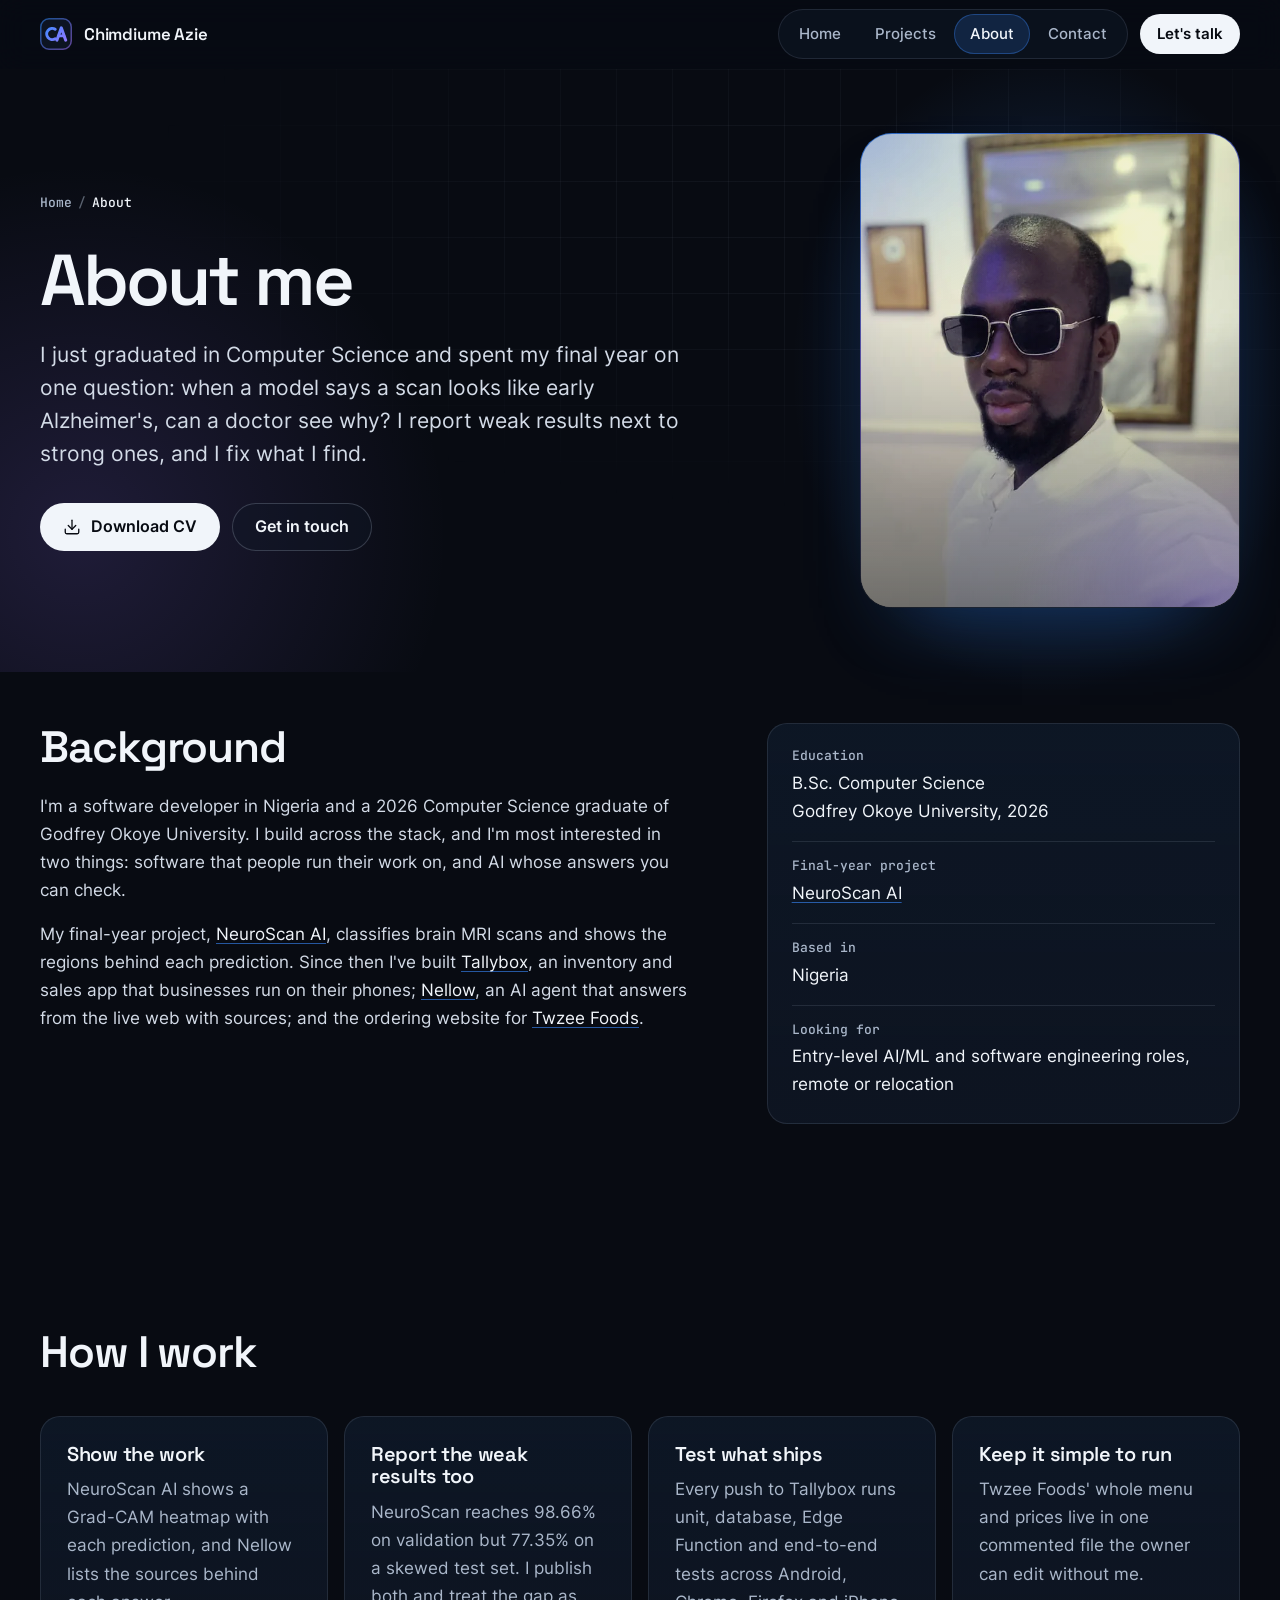
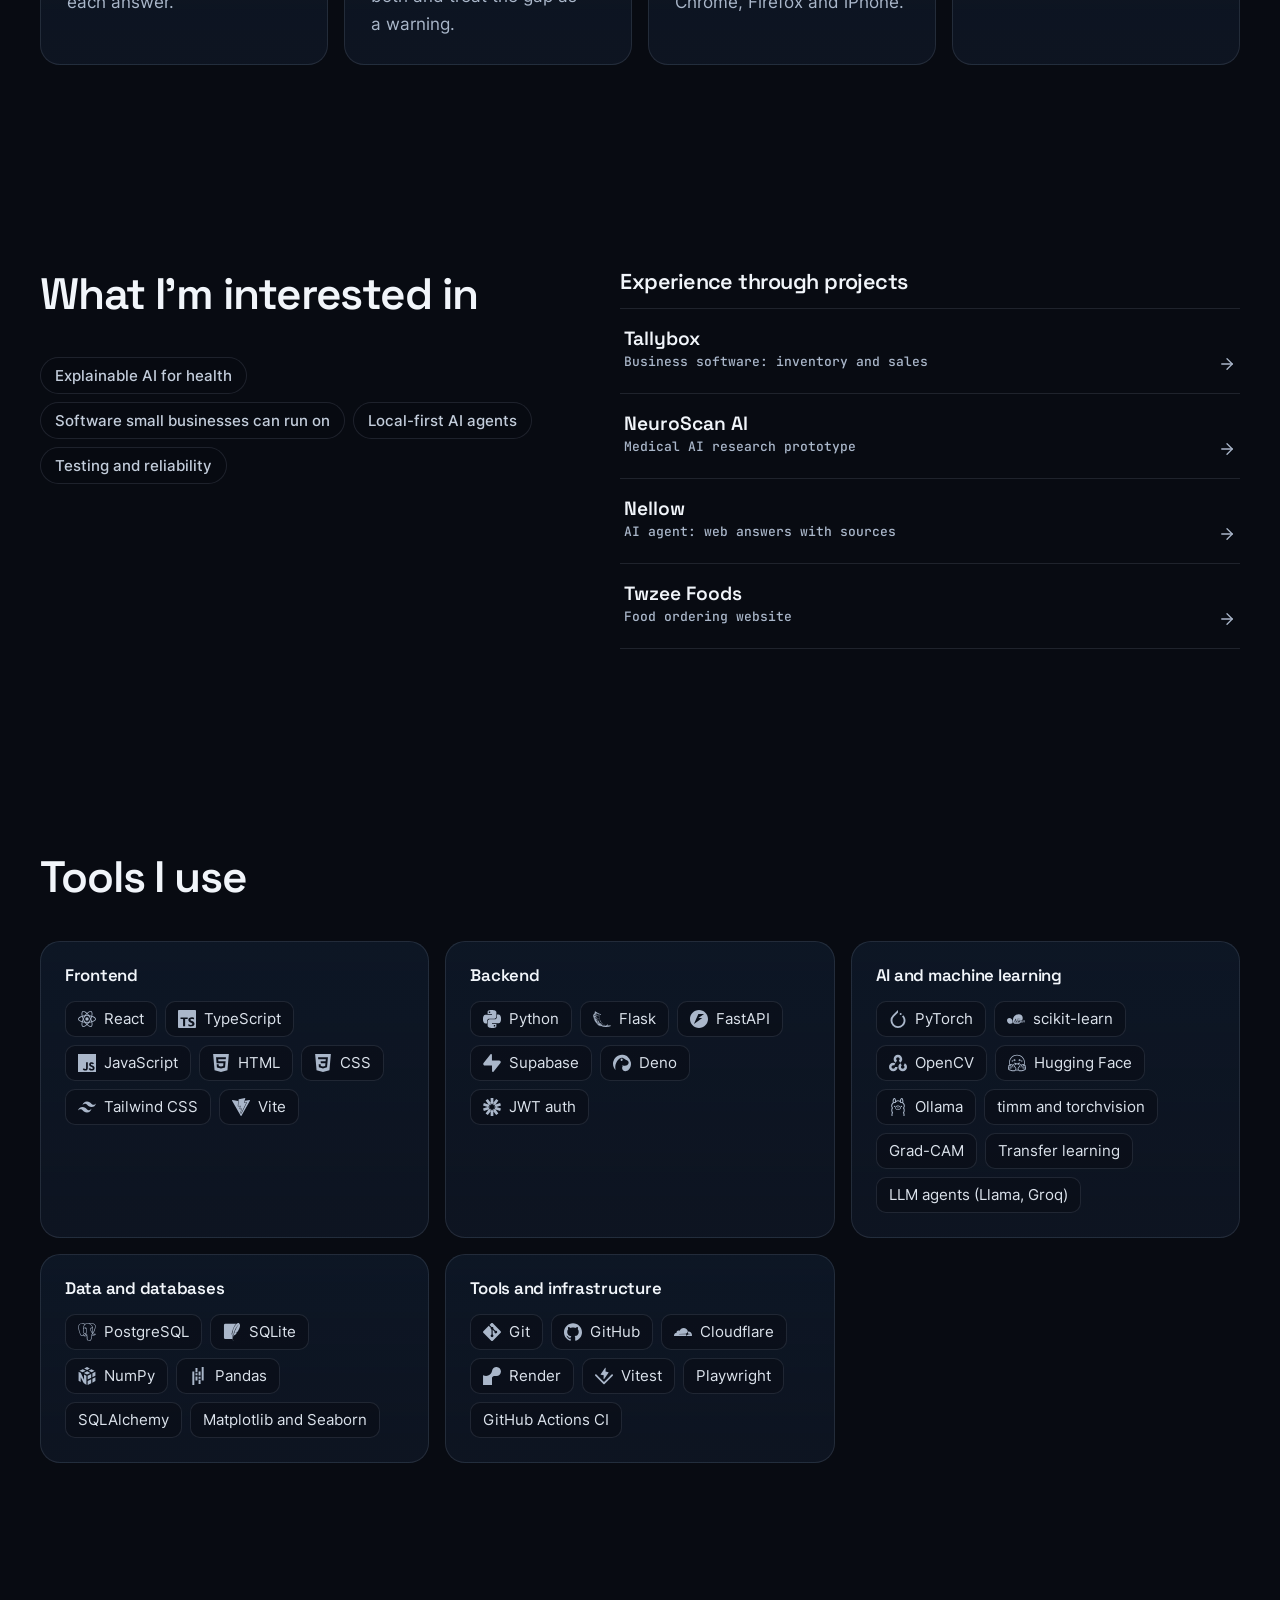
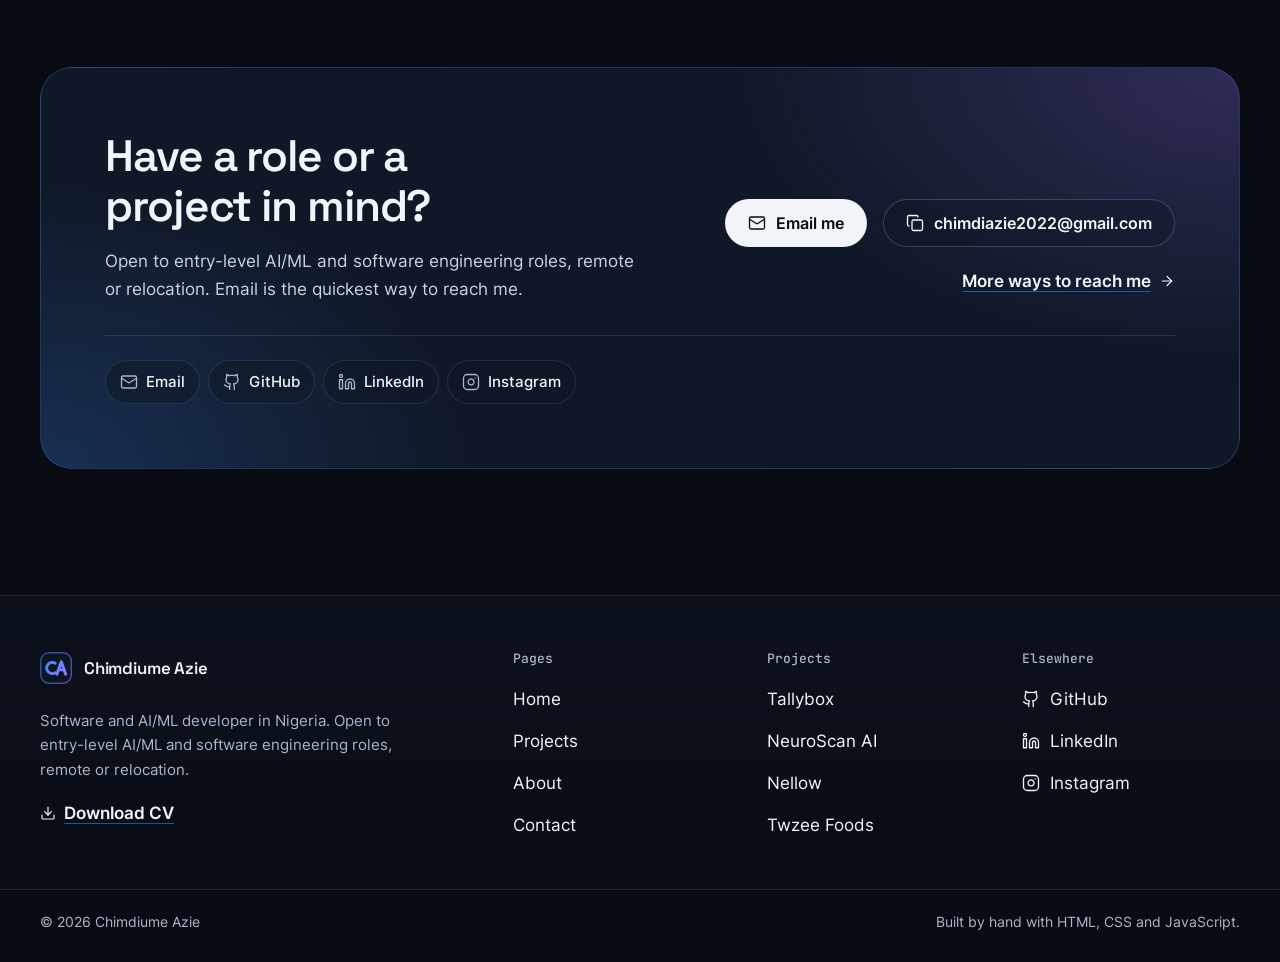
<file: about/index.html>
<!doctype html>
<html lang="en-GB">
<head>
<meta charset="utf-8">
<meta name="viewport" content="width=device-width, initial-scale=1">
<title>About · Chimdiume Azie</title>
<meta name="description" content="About Chimdiume Azie: Computer Science graduate (Godfrey Okoye University, 2026) in Nigeria building business software, web apps and explainable AI. Background, approach, interests and tools.">
<link rel="canonical" href="https://achimdi.github.io/portfolio/about/">
<meta name="theme-color" content="#080B12">
<meta name="color-scheme" content="dark">
<meta property="og:type" content="website">
<meta property="og:site_name" content="Chimdiume Azie">
<meta property="og:url" content="https://achimdi.github.io/portfolio/about/">
<meta property="og:title" content="About · Chimdiume Azie">
<meta property="og:description" content="About Chimdiume Azie: Computer Science graduate (Godfrey Okoye University, 2026) in Nigeria building business software, web apps and explainable AI. Background, approach, interests and tools.">
<meta property="og:image" content="https://achimdi.github.io/portfolio/assets/og.jpg">
<meta property="og:image:width" content="1200">
<meta property="og:image:height" content="630">
<meta property="og:image:alt" content="Chimdiume Azie, software and AI/ML developer: portrait with the headline Building software that solves real problems.">
<meta name="twitter:card" content="summary_large_image">
<meta name="twitter:title" content="About · Chimdiume Azie">
<meta name="twitter:description" content="About Chimdiume Azie: Computer Science graduate (Godfrey Okoye University, 2026) in Nigeria building business software, web apps and explainable AI. Background, approach, interests and tools.">
<meta name="twitter:image" content="https://achimdi.github.io/portfolio/assets/og.jpg">
<meta name="twitter:image:alt" content="Chimdiume Azie, software and AI/ML developer: portrait with the headline Building software that solves real problems.">
<link rel="icon" href="../assets/favicon.svg" type="image/svg+xml">
<link rel="icon" href="../assets/favicon-32x32.png" type="image/png" sizes="32x32">
<link rel="icon" href="../assets/favicon-16x16.png" type="image/png" sizes="16x16">
<link rel="apple-touch-icon" href="../assets/apple-touch-icon.png">
<link rel="preload" href="../assets/fonts/space-grotesk-latin-wght.woff2" as="font" type="font/woff2" crossorigin>
<link rel="preload" href="../assets/fonts/inter-latin-wght.woff2" as="font" type="font/woff2" crossorigin>
<link rel="stylesheet" href="../assets/css/site.css">
<script>document.documentElement.classList.add('js')</script>
<script src="../assets/js/site.js" defer></script>
</head>
<body>
<a class="skip-link" href="#main">Skip to content</a>
<header class="site-header" data-header>
  <div class="wrap header-row">
    <a class="brand" href="../" aria-label="Chimdiume Azie, home"><svg class="brand-mark" width="32" height="32" viewBox="0 0 32 32" aria-hidden="true" focusable="false"><defs><linearGradient id="ca-grad-hdr" x1="4" y1="6" x2="28" y2="26" gradientUnits="userSpaceOnUse"><stop offset="0" stop-color="#398BFF"/><stop offset="1" stop-color="#9875FF"/></linearGradient></defs><rect x="0.75" y="0.75" width="30.5" height="30.5" rx="8.25" fill="#0D1422" stroke="url(#ca-grad-hdr)" stroke-opacity=".55" stroke-width="1.5"/><path d="M15.2 11.2A5.6 5.6 0 1 0 15.2 20.8" fill="none" stroke="url(#ca-grad-hdr)" stroke-width="3" stroke-linecap="round"/><path d="M16.9 22.2 21.3 9.8l4.4 12.4" fill="none" stroke="url(#ca-grad-hdr)" stroke-width="3" stroke-linecap="round" stroke-linejoin="round"/><path d="M18.6 17.9h5.4" stroke="url(#ca-grad-hdr)" stroke-width="2.6" stroke-linecap="round"/></svg><span class="brand-name">Chimdiume Azie</span></a>
    <nav class="site-nav" id="site-nav" aria-label="Main">
      <ul class="nav-list"><li><a href="../">Home</a></li><li><a href="../projects/">Projects</a></li><li><a href="../about/" aria-current="page">About</a></li><li><a href="../contact/">Contact</a></li></ul>
      <a class="btn btn-primary btn-sm nav-cta" href="../contact/">Let's talk</a>
    </nav>
    <button class="nav-toggle" type="button" aria-expanded="false" aria-controls="site-nav" data-nav-toggle>
      <span class="nav-toggle-open"><svg class="icon" width="22" height="22" viewBox="0 0 24 24" fill="none" stroke="currentColor" stroke-width="1.75" stroke-linecap="round" stroke-linejoin="round" aria-hidden="true" focusable="false"><path d="M4 7h16"/><path d="M4 12h16"/><path d="M4 17h16"/></svg></span><span class="nav-toggle-close"><svg class="icon" width="22" height="22" viewBox="0 0 24 24" fill="none" stroke="currentColor" stroke-width="1.75" stroke-linecap="round" stroke-linejoin="round" aria-hidden="true" focusable="false"><path d="M18 6 6 18"/><path d="m6 6 12 12"/></svg></span><span class="sr-only">Menu</span>
    </button>
  </div>
</header>
<main id="main" tabindex="-1">

<header class="page-head">
  <div class="hero-bg" aria-hidden="true"><span class="glow glow-b"></span><span class="grid-lines"></span></div>
  <div class="wrap about-head">
    <div>
      <nav class="crumbs" aria-label="Breadcrumb"><ol><li><a href="../">Home</a></li><li><span aria-current="page">About</span></li></ol></nav>
      <h1 class="page-title">About me</h1>
      <p class="lead">I just graduated in Computer Science and spent my final year on one question: when a model says a scan looks like early Alzheimer's, can a doctor see why? I report weak results next to strong ones, and I fix what I find.</p>
      <div class="actions">
        <a class="btn btn-primary" href="../CV.pdf" download="Chimdiume-Azie-CV.pdf"><svg class="icon" width="18" height="18" viewBox="0 0 24 24" fill="none" stroke="currentColor" stroke-width="1.75" stroke-linecap="round" stroke-linejoin="round" aria-hidden="true" focusable="false"><path d="M21 15v4a2 2 0 0 1-2 2H5a2 2 0 0 1-2-2v-4"/><path d="m7 10 5 5 5-5"/><path d="M12 15V3"/></svg>Download CV</a>
        <a class="btn btn-ghost" href="../contact/">Get in touch</a>
      </div>
    </div>
    <div class="portrait-frame portrait-frame--about">
      <img src="../assets/img/portrait-2.webp" width="680" height="780" alt="Chimdiume Azie in a white shirt and sunglasses." fetchpriority="high" decoding="async">
    </div>
  </div>
</header>

<section class="section section--tight" aria-labelledby="bg-title">
  <div class="wrap about-grid">
    <div class="about-col" data-reveal>
      <h2 id="bg-title">Background</h2>
      <p>I'm a software developer in Nigeria and a 2026 Computer Science graduate of Godfrey Okoye University. I build across the stack, and I'm most interested in two things: software that people run their work on, and AI whose answers you can check.</p>
      <p>My final-year project, <a href="../projects/neuroscan-ai/">NeuroScan AI</a>, classifies brain MRI scans and shows the regions behind each prediction. Since then I've built <a href="../projects/tallybox/">Tallybox</a>, an inventory and sales app that businesses run on their phones; <a href="../projects/nellow/">Nellow</a>, an AI agent that answers from the live web with sources; and the ordering website for <a href="../projects/twzee-foods/">Twzee Foods</a>.</p>
    </div>
    <dl class="about-facts about-facts--card" data-reveal>
      <div><dt>Education</dt><dd>B.Sc. Computer Science<br>Godfrey Okoye University, 2026</dd></div>
      <div><dt>Final-year project</dt><dd><a href="../projects/neuroscan-ai/">NeuroScan AI</a></dd></div>
      <div><dt>Based in</dt><dd>Nigeria</dd></div>
      <div><dt>Looking for</dt><dd>Entry-level AI/ML and software engineering roles, remote or relocation</dd></div>
    </dl>
  </div>
</section>

<section class="section" aria-labelledby="approach-title">
  <div class="wrap">
    <div class="section-head"><h2 id="approach-title">How I work</h2></div>
    <div class="approach"><div class="approach-item" data-reveal><h3>Show the work</h3><p>NeuroScan AI shows a Grad-CAM heatmap with each prediction, and Nellow lists the sources behind each answer.</p></div><div class="approach-item" data-reveal><h3>Report the weak results too</h3><p>NeuroScan reaches 98.66% on validation but 77.35% on a skewed test set. I publish both and treat the gap as a warning.</p></div><div class="approach-item" data-reveal><h3>Test what ships</h3><p>Every push to Tallybox runs unit, database, Edge Function and end-to-end tests across Android, Chrome, Firefox and iPhone.</p></div><div class="approach-item" data-reveal><h3>Keep it simple to run</h3><p>Twzee Foods' whole menu and prices live in one commented file the owner can edit without me.</p></div></div>
  </div>
</section>

<section class="section" aria-labelledby="interests-title">
  <div class="wrap interests-wrap">
    <div>
      <div class="section-head"><h2 id="interests-title">What I'm interested in</h2></div>
      <ul class="tags tags--loose"><li>Explainable AI for health</li><li>Software small businesses can run on</li><li>Local-first AI agents</li><li>Testing and reliability</li></ul>
    </div>
    <div>
      <h2 class="h2-sm">Experience through projects</h2>
      <ul class="project-lines"><li><a href="../projects/tallybox/"><span class="pl-name">Tallybox</span><span class="pl-cat">Business software: inventory and sales</span><svg class="icon" width="18" height="18" viewBox="0 0 24 24" fill="none" stroke="currentColor" stroke-width="1.75" stroke-linecap="round" stroke-linejoin="round" aria-hidden="true" focusable="false"><path d="M5 12h14"/><path d="m12 5 7 7-7 7"/></svg></a></li><li><a href="../projects/neuroscan-ai/"><span class="pl-name">NeuroScan AI</span><span class="pl-cat">Medical AI research prototype</span><svg class="icon" width="18" height="18" viewBox="0 0 24 24" fill="none" stroke="currentColor" stroke-width="1.75" stroke-linecap="round" stroke-linejoin="round" aria-hidden="true" focusable="false"><path d="M5 12h14"/><path d="m12 5 7 7-7 7"/></svg></a></li><li><a href="../projects/nellow/"><span class="pl-name">Nellow</span><span class="pl-cat">AI agent: web answers with sources</span><svg class="icon" width="18" height="18" viewBox="0 0 24 24" fill="none" stroke="currentColor" stroke-width="1.75" stroke-linecap="round" stroke-linejoin="round" aria-hidden="true" focusable="false"><path d="M5 12h14"/><path d="m12 5 7 7-7 7"/></svg></a></li><li><a href="../projects/twzee-foods/"><span class="pl-name">Twzee Foods</span><span class="pl-cat">Food ordering website</span><svg class="icon" width="18" height="18" viewBox="0 0 24 24" fill="none" stroke="currentColor" stroke-width="1.75" stroke-linecap="round" stroke-linejoin="round" aria-hidden="true" focusable="false"><path d="M5 12h14"/><path d="m12 5 7 7-7 7"/></svg></a></li></ul>
    </div>
  </div>
</section>

<section class="section" aria-labelledby="skills-title">
  <div class="wrap">
    <div class="section-head"><h2 id="skills-title">Tools I use</h2></div>
    <div class="skill-groups"><div class="skill-group" data-reveal><h3>Frontend</h3><ul class="tech-list"><li class="tech"><svg class="tech-logo" width="18" height="18" viewBox="0 0 24 24" fill="currentColor" aria-hidden="true" focusable="false"><use href="../assets/icons/tech.svg#si-react"/></svg><span>React</span></li><li class="tech"><svg class="tech-logo" width="18" height="18" viewBox="0 0 24 24" fill="currentColor" aria-hidden="true" focusable="false"><use href="../assets/icons/tech.svg#si-typescript"/></svg><span>TypeScript</span></li><li class="tech"><svg class="tech-logo" width="18" height="18" viewBox="0 0 24 24" fill="currentColor" aria-hidden="true" focusable="false"><use href="../assets/icons/tech.svg#si-javascript"/></svg><span>JavaScript</span></li><li class="tech"><svg class="tech-logo" width="18" height="18" viewBox="0 0 24 24" fill="currentColor" aria-hidden="true" focusable="false"><use href="../assets/icons/tech.svg#si-html5"/></svg><span>HTML</span></li><li class="tech"><svg class="tech-logo" width="18" height="18" viewBox="0 0 24 24" fill="currentColor" aria-hidden="true" focusable="false"><use href="../assets/icons/tech.svg#si-css3"/></svg><span>CSS</span></li><li class="tech"><svg class="tech-logo" width="18" height="18" viewBox="0 0 24 24" fill="currentColor" aria-hidden="true" focusable="false"><use href="../assets/icons/tech.svg#si-tailwindcss"/></svg><span>Tailwind CSS</span></li><li class="tech"><svg class="tech-logo" width="18" height="18" viewBox="0 0 24 24" fill="currentColor" aria-hidden="true" focusable="false"><use href="../assets/icons/tech.svg#si-vite"/></svg><span>Vite</span></li></ul></div><div class="skill-group" data-reveal><h3>Backend</h3><ul class="tech-list"><li class="tech"><svg class="tech-logo" width="18" height="18" viewBox="0 0 24 24" fill="currentColor" aria-hidden="true" focusable="false"><use href="../assets/icons/tech.svg#si-python"/></svg><span>Python</span></li><li class="tech"><svg class="tech-logo" width="18" height="18" viewBox="0 0 24 24" fill="currentColor" aria-hidden="true" focusable="false"><use href="../assets/icons/tech.svg#si-flask"/></svg><span>Flask</span></li><li class="tech"><svg class="tech-logo" width="18" height="18" viewBox="0 0 24 24" fill="currentColor" aria-hidden="true" focusable="false"><use href="../assets/icons/tech.svg#si-fastapi"/></svg><span>FastAPI</span></li><li class="tech"><svg class="tech-logo" width="18" height="18" viewBox="0 0 24 24" fill="currentColor" aria-hidden="true" focusable="false"><use href="../assets/icons/tech.svg#si-supabase"/></svg><span>Supabase</span></li><li class="tech"><svg class="tech-logo" width="18" height="18" viewBox="0 0 24 24" fill="currentColor" aria-hidden="true" focusable="false"><use href="../assets/icons/tech.svg#si-deno"/></svg><span>Deno</span></li><li class="tech"><svg class="tech-logo" width="18" height="18" viewBox="0 0 24 24" fill="currentColor" aria-hidden="true" focusable="false"><use href="../assets/icons/tech.svg#si-jsonwebtokens"/></svg><span>JWT auth</span></li></ul></div><div class="skill-group" data-reveal><h3>AI and machine learning</h3><ul class="tech-list"><li class="tech"><svg class="tech-logo" width="18" height="18" viewBox="0 0 24 24" fill="currentColor" aria-hidden="true" focusable="false"><use href="../assets/icons/tech.svg#si-pytorch"/></svg><span>PyTorch</span></li><li class="tech"><svg class="tech-logo" width="18" height="18" viewBox="0 0 24 24" fill="currentColor" aria-hidden="true" focusable="false"><use href="../assets/icons/tech.svg#si-scikitlearn"/></svg><span>scikit-learn</span></li><li class="tech"><svg class="tech-logo" width="18" height="18" viewBox="0 0 24 24" fill="currentColor" aria-hidden="true" focusable="false"><use href="../assets/icons/tech.svg#si-opencv"/></svg><span>OpenCV</span></li><li class="tech"><svg class="tech-logo" width="18" height="18" viewBox="0 0 24 24" fill="currentColor" aria-hidden="true" focusable="false"><use href="../assets/icons/tech.svg#si-huggingface"/></svg><span>Hugging Face</span></li><li class="tech"><svg class="tech-logo" width="18" height="18" viewBox="0 0 24 24" fill="currentColor" aria-hidden="true" focusable="false"><use href="../assets/icons/tech.svg#si-ollama"/></svg><span>Ollama</span></li><li class="tech tech--text"><span>timm and torchvision</span></li><li class="tech tech--text"><span>Grad-CAM</span></li><li class="tech tech--text"><span>Transfer learning</span></li><li class="tech tech--text"><span>LLM agents (Llama, Groq)</span></li></ul></div><div class="skill-group" data-reveal><h3>Data and databases</h3><ul class="tech-list"><li class="tech"><svg class="tech-logo" width="18" height="18" viewBox="0 0 24 24" fill="currentColor" aria-hidden="true" focusable="false"><use href="../assets/icons/tech.svg#si-postgresql"/></svg><span>PostgreSQL</span></li><li class="tech"><svg class="tech-logo" width="18" height="18" viewBox="0 0 24 24" fill="currentColor" aria-hidden="true" focusable="false"><use href="../assets/icons/tech.svg#si-sqlite"/></svg><span>SQLite</span></li><li class="tech"><svg class="tech-logo" width="18" height="18" viewBox="0 0 24 24" fill="currentColor" aria-hidden="true" focusable="false"><use href="../assets/icons/tech.svg#si-numpy"/></svg><span>NumPy</span></li><li class="tech"><svg class="tech-logo" width="18" height="18" viewBox="0 0 24 24" fill="currentColor" aria-hidden="true" focusable="false"><use href="../assets/icons/tech.svg#si-pandas"/></svg><span>Pandas</span></li><li class="tech tech--text"><span>SQLAlchemy</span></li><li class="tech tech--text"><span>Matplotlib and Seaborn</span></li></ul></div><div class="skill-group" data-reveal><h3>Tools and infrastructure</h3><ul class="tech-list"><li class="tech"><svg class="tech-logo" width="18" height="18" viewBox="0 0 24 24" fill="currentColor" aria-hidden="true" focusable="false"><use href="../assets/icons/tech.svg#si-git"/></svg><span>Git</span></li><li class="tech"><svg class="tech-logo" width="18" height="18" viewBox="0 0 24 24" fill="currentColor" aria-hidden="true" focusable="false"><use href="../assets/icons/tech.svg#si-github"/></svg><span>GitHub</span></li><li class="tech"><svg class="tech-logo" width="18" height="18" viewBox="0 0 24 24" fill="currentColor" aria-hidden="true" focusable="false"><use href="../assets/icons/tech.svg#si-cloudflare"/></svg><span>Cloudflare</span></li><li class="tech"><svg class="tech-logo" width="18" height="18" viewBox="0 0 24 24" fill="currentColor" aria-hidden="true" focusable="false"><use href="../assets/icons/tech.svg#si-render"/></svg><span>Render</span></li><li class="tech"><svg class="tech-logo" width="18" height="18" viewBox="0 0 24 24" fill="currentColor" aria-hidden="true" focusable="false"><use href="../assets/icons/tech.svg#si-vitest"/></svg><span>Vitest</span></li><li class="tech tech--text"><span>Playwright</span></li><li class="tech tech--text"><span>GitHub Actions CI</span></li></ul></div></div>
  </div>
</section>
<section class="section" aria-labelledby="cta-title">
  <div class="wrap">
    <div class="cta-panel" data-reveal>
      <div class="cta-copy">
        <h2 id="cta-title">Have a role or a project in mind?</h2>
        <p>Open to entry-level AI/ML and software engineering roles, remote or relocation. Email is the quickest way to reach me.</p>
      </div>
      <div class="cta-actions">
        <a class="btn btn-primary" href="https://mail.google.com/mail/?view=cm&fs=1&to=chimdiazie2022%40gmail.com" target="_blank" rel="noopener"><svg class="icon" width="18" height="18" viewBox="0 0 24 24" fill="none" stroke="currentColor" stroke-width="1.75" stroke-linecap="round" stroke-linejoin="round" aria-hidden="true" focusable="false"><rect width="20" height="16" x="2" y="4" rx="2"/><path d="m22 7-8.97 5.7a1.94 1.94 0 0 1-2.06 0L2 7"/></svg>Email me<span class="sr-only"> (opens Gmail in a new tab)</span></a>
        <button class="btn btn-ghost copy-btn" type="button" data-copy="chimdiazie2022@gmail.com"><span class="copy-default"><svg class="icon" width="18" height="18" viewBox="0 0 24 24" fill="none" stroke="currentColor" stroke-width="1.75" stroke-linecap="round" stroke-linejoin="round" aria-hidden="true" focusable="false"><rect width="14" height="14" x="8" y="8" rx="2"/><path d="M4 16c-1.1 0-2-.9-2-2V4c0-1.1.9-2 2-2h10c1.1 0 2 .9 2 2"/></svg><span>chimdiazie2022@gmail.com</span></span><span class="copy-done"><svg class="icon" width="18" height="18" viewBox="0 0 24 24" fill="none" stroke="currentColor" stroke-width="1.75" stroke-linecap="round" stroke-linejoin="round" aria-hidden="true" focusable="false"><path d="M20 6 9 17l-5-5"/></svg><span>Copied to clipboard</span></span></button><span class="sr-only" role="status" data-copy-status></span>
        <a class="text-link" href="../contact/">More ways to reach me <svg class="icon" width="16" height="16" viewBox="0 0 24 24" fill="none" stroke="currentColor" stroke-width="1.75" stroke-linecap="round" stroke-linejoin="round" aria-hidden="true" focusable="false"><path d="M5 12h14"/><path d="m12 5 7 7-7 7"/></svg></a>
      </div>
      <ul class="profile-links profile-links--cta" aria-label="Email and profiles">
    <li><a href="https://mail.google.com/mail/?view=cm&fs=1&to=chimdiazie2022%40gmail.com" target="_blank" rel="noopener"><svg class="icon" width="18" height="18" viewBox="0 0 24 24" fill="none" stroke="currentColor" stroke-width="1.75" stroke-linecap="round" stroke-linejoin="round" aria-hidden="true" focusable="false"><rect width="20" height="16" x="2" y="4" rx="2"/><path d="m22 7-8.97 5.7a1.94 1.94 0 0 1-2.06 0L2 7"/></svg><span>Email</span><span class="sr-only"> (opens Gmail in a new tab)</span></a></li>
    <li><a href="https://github.com/Achimdi" target="_blank" rel="noopener"><svg class="icon" width="18" height="18" viewBox="0 0 24 24" fill="none" stroke="currentColor" stroke-width="1.75" stroke-linecap="round" stroke-linejoin="round" aria-hidden="true" focusable="false"><path d="M15 22v-4a4.8 4.8 0 0 0-1-3.5c3 0 6-2 6-5.5.08-1.25-.27-2.48-1-3.5.28-1.15.28-2.35 0-3.5 0 0-1 0-3 1.5-2.64-.5-5.36-.5-8 0C6 2 5 2 5 2c-.3 1.15-.3 2.35 0 3.5A5.4 5.4 0 0 0 4 9c0 3.5 3 5.5 6 5.5-.39.49-.68 1.05-.85 1.65-.17.6-.22 1.23-.15 1.85v4"/><path d="M9 18c-4.51 2-5-2-7-2"/></svg><span>GitHub</span><span class="sr-only"> Achimdi (opens in a new tab)</span></a></li>
    <li><a href="https://www.linkedin.com/in/chimdiume-azie-73a477448/" target="_blank" rel="noopener"><svg class="icon" width="18" height="18" viewBox="0 0 24 24" fill="none" stroke="currentColor" stroke-width="1.75" stroke-linecap="round" stroke-linejoin="round" aria-hidden="true" focusable="false"><path d="M16 8a6 6 0 0 1 6 6v7h-4v-7a2 2 0 0 0-2-2 2 2 0 0 0-2 2v7h-4v-7a6 6 0 0 1 6-6z"/><rect width="4" height="12" x="2" y="9"/><circle cx="4" cy="4" r="2"/></svg><span>LinkedIn</span><span class="sr-only"> chimdiume-azie (opens in a new tab)</span></a></li>
    <li><a href="https://www.instagram.com/azie_web/" target="_blank" rel="noopener"><svg class="icon" width="18" height="18" viewBox="0 0 24 24" fill="none" stroke="currentColor" stroke-width="1.75" stroke-linecap="round" stroke-linejoin="round" aria-hidden="true" focusable="false"><rect width="20" height="20" x="2" y="2" rx="5"/><path d="M16 11.37A4 4 0 1 1 12.63 8 4 4 0 0 1 16 11.37z"/><path d="M17.5 6.5h.01"/></svg><span>Instagram</span><span class="sr-only"> @azie_web (opens in a new tab)</span></a></li>
  </ul>
    </div>
  </div>
</section>
</main>
<footer class="site-footer">
  <div class="wrap footer-grid">
    <div class="footer-brand">
      <a class="brand" href="../" aria-label="Chimdiume Azie, home"><svg class="brand-mark" width="32" height="32" viewBox="0 0 32 32" aria-hidden="true" focusable="false"><defs><linearGradient id="ca-grad-ftr" x1="4" y1="6" x2="28" y2="26" gradientUnits="userSpaceOnUse"><stop offset="0" stop-color="#398BFF"/><stop offset="1" stop-color="#9875FF"/></linearGradient></defs><rect x="0.75" y="0.75" width="30.5" height="30.5" rx="8.25" fill="#0D1422" stroke="url(#ca-grad-ftr)" stroke-opacity=".55" stroke-width="1.5"/><path d="M15.2 11.2A5.6 5.6 0 1 0 15.2 20.8" fill="none" stroke="url(#ca-grad-ftr)" stroke-width="3" stroke-linecap="round"/><path d="M16.9 22.2 21.3 9.8l4.4 12.4" fill="none" stroke="url(#ca-grad-ftr)" stroke-width="3" stroke-linecap="round" stroke-linejoin="round"/><path d="M18.6 17.9h5.4" stroke="url(#ca-grad-ftr)" stroke-width="2.6" stroke-linecap="round"/></svg><span class="brand-name">Chimdiume Azie</span></a>
      <p>Software and AI/ML developer in Nigeria. Open to entry-level AI/ML and software engineering roles, remote or relocation.</p>
      <a class="text-link" href="../CV.pdf" download="Chimdiume-Azie-CV.pdf"><svg class="icon" width="16" height="16" viewBox="0 0 24 24" fill="none" stroke="currentColor" stroke-width="1.75" stroke-linecap="round" stroke-linejoin="round" aria-hidden="true" focusable="false"><path d="M21 15v4a2 2 0 0 1-2 2H5a2 2 0 0 1-2-2v-4"/><path d="m7 10 5 5 5-5"/><path d="M12 15V3"/></svg> Download CV</a>
    </div>
    <nav class="footer-col" aria-label="Pages"><h2>Pages</h2><ul><li><a href="../">Home</a></li><li><a href="../projects/">Projects</a></li><li><a href="../about/">About</a></li><li><a href="../contact/">Contact</a></li></ul></nav>
    <nav class="footer-col" aria-label="Projects"><h2>Projects</h2><ul><li><a href="../projects/tallybox/">Tallybox</a></li><li><a href="../projects/neuroscan-ai/">NeuroScan AI</a></li><li><a href="../projects/nellow/">Nellow</a></li><li><a href="../projects/twzee-foods/">Twzee Foods</a></li></ul></nav>
    <div class="footer-col"><h2>Elsewhere</h2><ul class="footer-social"><li><a href="https://github.com/Achimdi" target="_blank" rel="noopener" aria-label="GitHub (Achimdi)"><svg class="icon" width="18" height="18" viewBox="0 0 24 24" fill="none" stroke="currentColor" stroke-width="1.75" stroke-linecap="round" stroke-linejoin="round" aria-hidden="true" focusable="false"><path d="M15 22v-4a4.8 4.8 0 0 0-1-3.5c3 0 6-2 6-5.5.08-1.25-.27-2.48-1-3.5.28-1.15.28-2.35 0-3.5 0 0-1 0-3 1.5-2.64-.5-5.36-.5-8 0C6 2 5 2 5 2c-.3 1.15-.3 2.35 0 3.5A5.4 5.4 0 0 0 4 9c0 3.5 3 5.5 6 5.5-.39.49-.68 1.05-.85 1.65-.17.6-.22 1.23-.15 1.85v4"/><path d="M9 18c-4.51 2-5-2-7-2"/></svg><span>GitHub</span></a></li><li><a href="https://www.linkedin.com/in/chimdiume-azie-73a477448/" target="_blank" rel="noopener" aria-label="LinkedIn (chimdiume-azie)"><svg class="icon" width="18" height="18" viewBox="0 0 24 24" fill="none" stroke="currentColor" stroke-width="1.75" stroke-linecap="round" stroke-linejoin="round" aria-hidden="true" focusable="false"><path d="M16 8a6 6 0 0 1 6 6v7h-4v-7a2 2 0 0 0-2-2 2 2 0 0 0-2 2v7h-4v-7a6 6 0 0 1 6-6z"/><rect width="4" height="12" x="2" y="9"/><circle cx="4" cy="4" r="2"/></svg><span>LinkedIn</span></a></li><li><a href="https://www.instagram.com/azie_web/" target="_blank" rel="noopener" aria-label="Instagram (@azie_web)"><svg class="icon" width="18" height="18" viewBox="0 0 24 24" fill="none" stroke="currentColor" stroke-width="1.75" stroke-linecap="round" stroke-linejoin="round" aria-hidden="true" focusable="false"><rect width="20" height="20" x="2" y="2" rx="5"/><path d="M16 11.37A4 4 0 1 1 12.63 8 4 4 0 0 1 16 11.37z"/><path d="M17.5 6.5h.01"/></svg><span>Instagram</span></a></li></ul></div>
  </div>
  <div class="wrap footer-base"><p>© 2026 Chimdiume Azie</p><p>Built by hand with HTML, CSS and JavaScript.</p></div>
</footer>
</body>
</html>
</file>
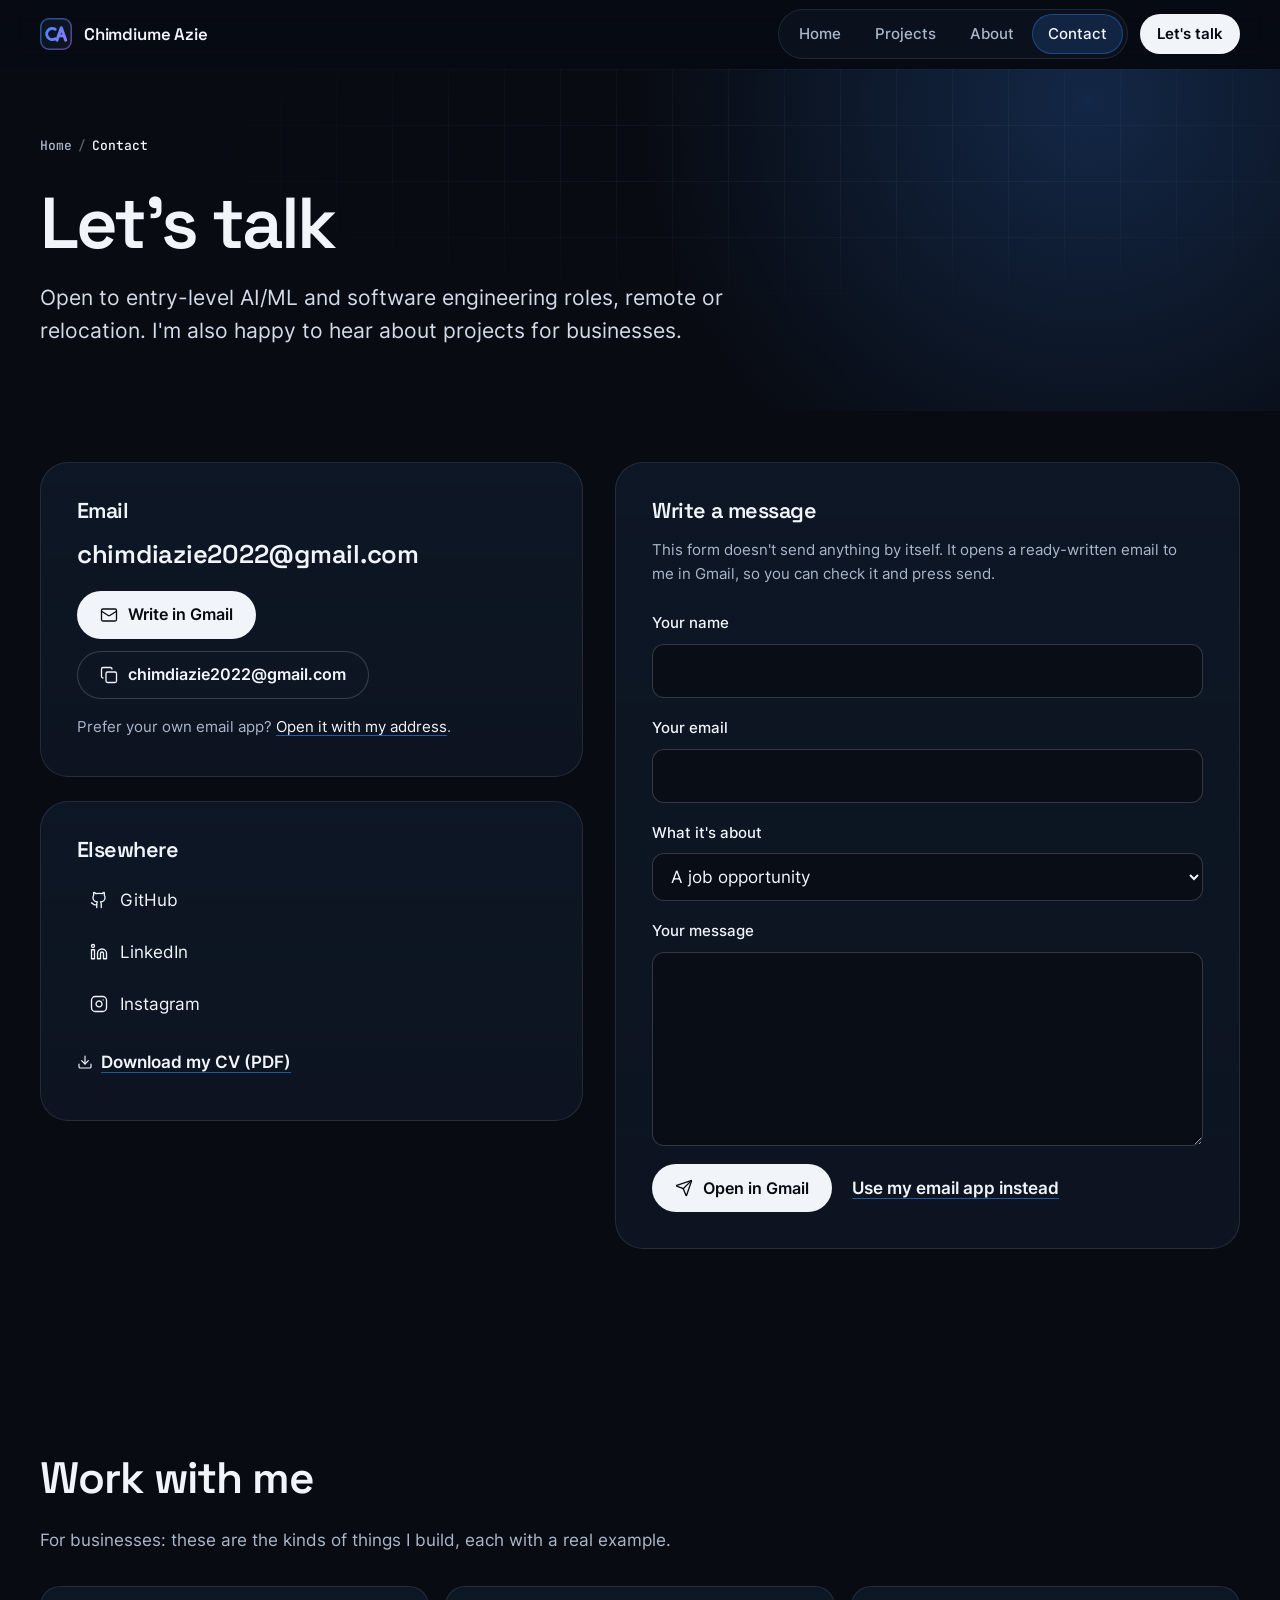
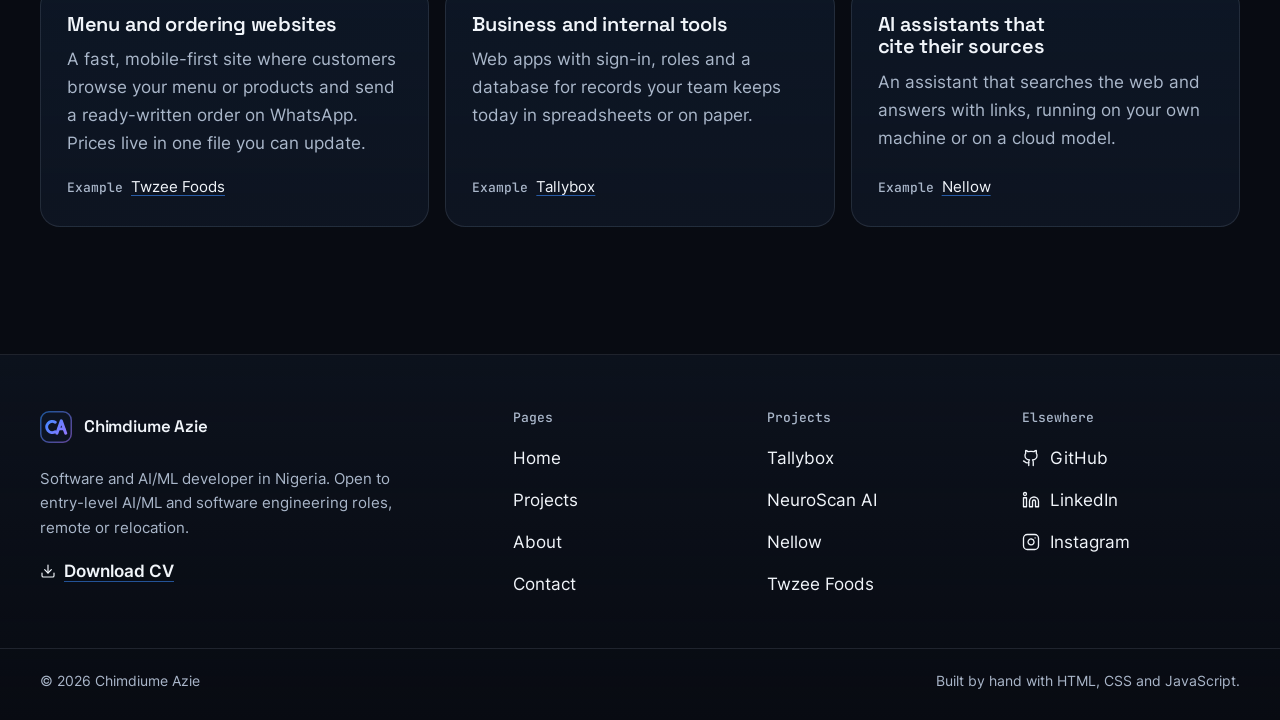
<file: contact/index.html>
<!doctype html>
<html lang="en-GB">
<head>
<meta charset="utf-8">
<meta name="viewport" content="width=device-width, initial-scale=1">
<title>Contact · Chimdiume Azie</title>
<meta name="description" content="Contact Chimdiume Azie: email chimdiazie2022@gmail.com, GitHub, LinkedIn and Instagram. Open to entry-level AI/ML and software engineering roles, remote or relocation.">
<link rel="canonical" href="https://achimdi.github.io/portfolio/contact/">
<meta name="theme-color" content="#080B12">
<meta name="color-scheme" content="dark">
<meta property="og:type" content="website">
<meta property="og:site_name" content="Chimdiume Azie">
<meta property="og:url" content="https://achimdi.github.io/portfolio/contact/">
<meta property="og:title" content="Contact · Chimdiume Azie">
<meta property="og:description" content="Contact Chimdiume Azie: email chimdiazie2022@gmail.com, GitHub, LinkedIn and Instagram. Open to entry-level AI/ML and software engineering roles, remote or relocation.">
<meta property="og:image" content="https://achimdi.github.io/portfolio/assets/og.jpg">
<meta property="og:image:width" content="1200">
<meta property="og:image:height" content="630">
<meta property="og:image:alt" content="Chimdiume Azie, software and AI/ML developer: portrait with the headline Building software that solves real problems.">
<meta name="twitter:card" content="summary_large_image">
<meta name="twitter:title" content="Contact · Chimdiume Azie">
<meta name="twitter:description" content="Contact Chimdiume Azie: email chimdiazie2022@gmail.com, GitHub, LinkedIn and Instagram. Open to entry-level AI/ML and software engineering roles, remote or relocation.">
<meta name="twitter:image" content="https://achimdi.github.io/portfolio/assets/og.jpg">
<meta name="twitter:image:alt" content="Chimdiume Azie, software and AI/ML developer: portrait with the headline Building software that solves real problems.">
<link rel="icon" href="../assets/favicon.svg" type="image/svg+xml">
<link rel="icon" href="../assets/favicon-32x32.png" type="image/png" sizes="32x32">
<link rel="icon" href="../assets/favicon-16x16.png" type="image/png" sizes="16x16">
<link rel="apple-touch-icon" href="../assets/apple-touch-icon.png">
<link rel="preload" href="../assets/fonts/space-grotesk-latin-wght.woff2" as="font" type="font/woff2" crossorigin>
<link rel="preload" href="../assets/fonts/inter-latin-wght.woff2" as="font" type="font/woff2" crossorigin>
<link rel="stylesheet" href="../assets/css/site.css">
<script>document.documentElement.classList.add('js')</script>
<script src="../assets/js/site.js" defer></script>
</head>
<body>
<a class="skip-link" href="#main">Skip to content</a>
<header class="site-header" data-header>
  <div class="wrap header-row">
    <a class="brand" href="../" aria-label="Chimdiume Azie, home"><svg class="brand-mark" width="32" height="32" viewBox="0 0 32 32" aria-hidden="true" focusable="false"><defs><linearGradient id="ca-grad-hdr" x1="4" y1="6" x2="28" y2="26" gradientUnits="userSpaceOnUse"><stop offset="0" stop-color="#398BFF"/><stop offset="1" stop-color="#9875FF"/></linearGradient></defs><rect x="0.75" y="0.75" width="30.5" height="30.5" rx="8.25" fill="#0D1422" stroke="url(#ca-grad-hdr)" stroke-opacity=".55" stroke-width="1.5"/><path d="M15.2 11.2A5.6 5.6 0 1 0 15.2 20.8" fill="none" stroke="url(#ca-grad-hdr)" stroke-width="3" stroke-linecap="round"/><path d="M16.9 22.2 21.3 9.8l4.4 12.4" fill="none" stroke="url(#ca-grad-hdr)" stroke-width="3" stroke-linecap="round" stroke-linejoin="round"/><path d="M18.6 17.9h5.4" stroke="url(#ca-grad-hdr)" stroke-width="2.6" stroke-linecap="round"/></svg><span class="brand-name">Chimdiume Azie</span></a>
    <nav class="site-nav" id="site-nav" aria-label="Main">
      <ul class="nav-list"><li><a href="../">Home</a></li><li><a href="../projects/">Projects</a></li><li><a href="../about/">About</a></li><li><a href="../contact/" aria-current="page">Contact</a></li></ul>
      <a class="btn btn-primary btn-sm nav-cta" href="../contact/">Let's talk</a>
    </nav>
    <button class="nav-toggle" type="button" aria-expanded="false" aria-controls="site-nav" data-nav-toggle>
      <span class="nav-toggle-open"><svg class="icon" width="22" height="22" viewBox="0 0 24 24" fill="none" stroke="currentColor" stroke-width="1.75" stroke-linecap="round" stroke-linejoin="round" aria-hidden="true" focusable="false"><path d="M4 7h16"/><path d="M4 12h16"/><path d="M4 17h16"/></svg></span><span class="nav-toggle-close"><svg class="icon" width="22" height="22" viewBox="0 0 24 24" fill="none" stroke="currentColor" stroke-width="1.75" stroke-linecap="round" stroke-linejoin="round" aria-hidden="true" focusable="false"><path d="M18 6 6 18"/><path d="m6 6 12 12"/></svg></span><span class="sr-only">Menu</span>
    </button>
  </div>
</header>
<main id="main" tabindex="-1">

<header class="page-head">
  <div class="hero-bg" aria-hidden="true"><span class="glow glow-a"></span><span class="grid-lines"></span></div>
  <div class="wrap">
    <nav class="crumbs" aria-label="Breadcrumb"><ol><li><a href="../">Home</a></li><li><span aria-current="page">Contact</span></li></ol></nav>
    <h1 class="page-title">Let's talk</h1>
    <p class="lead">Open to entry-level AI/ML and software engineering roles, remote or relocation. I'm also happy to hear about projects for businesses.</p>
  </div>
</header>

<section class="section section--tight" aria-label="Contact options">
  <div class="wrap contact-grid">
    <div class="contact-side">
      <div class="contact-card" data-reveal>
        <h2 class="h2-sm">Email</h2>
        <p class="contact-email">chimdiazie2022@gmail.com</p>
        <div class="contact-actions">
          <a class="btn btn-primary" href="https://mail.google.com/mail/?view=cm&fs=1&to=chimdiazie2022%40gmail.com" target="_blank" rel="noopener"><svg class="icon" width="18" height="18" viewBox="0 0 24 24" fill="none" stroke="currentColor" stroke-width="1.75" stroke-linecap="round" stroke-linejoin="round" aria-hidden="true" focusable="false"><rect width="20" height="16" x="2" y="4" rx="2"/><path d="m22 7-8.97 5.7a1.94 1.94 0 0 1-2.06 0L2 7"/></svg>Write in Gmail<span class="sr-only"> (opens in a new tab)</span></a>
          <button class="btn btn-ghost copy-btn" type="button" data-copy="chimdiazie2022@gmail.com"><span class="copy-default"><svg class="icon" width="18" height="18" viewBox="0 0 24 24" fill="none" stroke="currentColor" stroke-width="1.75" stroke-linecap="round" stroke-linejoin="round" aria-hidden="true" focusable="false"><rect width="14" height="14" x="8" y="8" rx="2"/><path d="M4 16c-1.1 0-2-.9-2-2V4c0-1.1.9-2 2-2h10c1.1 0 2 .9 2 2"/></svg><span>chimdiazie2022@gmail.com</span></span><span class="copy-done"><svg class="icon" width="18" height="18" viewBox="0 0 24 24" fill="none" stroke="currentColor" stroke-width="1.75" stroke-linecap="round" stroke-linejoin="round" aria-hidden="true" focusable="false"><path d="M20 6 9 17l-5-5"/></svg><span>Copied to clipboard</span></span></button><span class="sr-only" role="status" data-copy-status></span>
        </div>
        <p class="small-print">Prefer your own email app? <a href="mailto:chimdiazie2022@gmail.com">Open it with my address</a>.</p>
      </div>
      <div class="contact-card" data-reveal>
        <h2 class="h2-sm">Elsewhere</h2>
        <ul class="contact-social"><li><a href="https://github.com/Achimdi" target="_blank" rel="noopener" aria-label="GitHub (Achimdi)"><svg class="icon" width="18" height="18" viewBox="0 0 24 24" fill="none" stroke="currentColor" stroke-width="1.75" stroke-linecap="round" stroke-linejoin="round" aria-hidden="true" focusable="false"><path d="M15 22v-4a4.8 4.8 0 0 0-1-3.5c3 0 6-2 6-5.5.08-1.25-.27-2.48-1-3.5.28-1.15.28-2.35 0-3.5 0 0-1 0-3 1.5-2.64-.5-5.36-.5-8 0C6 2 5 2 5 2c-.3 1.15-.3 2.35 0 3.5A5.4 5.4 0 0 0 4 9c0 3.5 3 5.5 6 5.5-.39.49-.68 1.05-.85 1.65-.17.6-.22 1.23-.15 1.85v4"/><path d="M9 18c-4.51 2-5-2-7-2"/></svg><span>GitHub</span></a></li><li><a href="https://www.linkedin.com/in/chimdiume-azie-73a477448/" target="_blank" rel="noopener" aria-label="LinkedIn (chimdiume-azie)"><svg class="icon" width="18" height="18" viewBox="0 0 24 24" fill="none" stroke="currentColor" stroke-width="1.75" stroke-linecap="round" stroke-linejoin="round" aria-hidden="true" focusable="false"><path d="M16 8a6 6 0 0 1 6 6v7h-4v-7a2 2 0 0 0-2-2 2 2 0 0 0-2 2v7h-4v-7a6 6 0 0 1 6-6z"/><rect width="4" height="12" x="2" y="9"/><circle cx="4" cy="4" r="2"/></svg><span>LinkedIn</span></a></li><li><a href="https://www.instagram.com/azie_web/" target="_blank" rel="noopener" aria-label="Instagram (@azie_web)"><svg class="icon" width="18" height="18" viewBox="0 0 24 24" fill="none" stroke="currentColor" stroke-width="1.75" stroke-linecap="round" stroke-linejoin="round" aria-hidden="true" focusable="false"><rect width="20" height="20" x="2" y="2" rx="5"/><path d="M16 11.37A4 4 0 1 1 12.63 8 4 4 0 0 1 16 11.37z"/><path d="M17.5 6.5h.01"/></svg><span>Instagram</span></a></li></ul>
        <a class="text-link" href="../CV.pdf" download="Chimdiume-Azie-CV.pdf"><svg class="icon" width="16" height="16" viewBox="0 0 24 24" fill="none" stroke="currentColor" stroke-width="1.75" stroke-linecap="round" stroke-linejoin="round" aria-hidden="true" focusable="false"><path d="M21 15v4a2 2 0 0 1-2 2H5a2 2 0 0 1-2-2v-4"/><path d="m7 10 5 5 5-5"/><path d="M12 15V3"/></svg> Download my CV (PDF)</a>
      </div>
    </div>

    <form class="contact-form" id="contact-form" data-reveal novalidate>
      <h2 class="h2-sm">Write a message</h2>
      <p class="form-note">This form doesn't send anything by itself. It opens a ready-written email to me in Gmail, so you can check it and press send.</p>
      <div class="field"><label for="cf-name">Your name</label><input id="cf-name" name="name" type="text" autocomplete="name" required></div>
      <div class="field"><label for="cf-email">Your email</label><input id="cf-email" name="email" type="email" autocomplete="email" required></div>
      <div class="field"><label for="cf-topic">What it's about</label>
        <select id="cf-topic" name="topic"><option>A job opportunity</option><option>A project for a business</option><option>Something else</option></select></div>
      <div class="field"><label for="cf-message">Your message</label><textarea id="cf-message" name="message" rows="6" required></textarea></div>
      <p class="form-error" role="alert" data-form-error hidden></p>
      <div class="form-actions">
        <button class="btn btn-primary" type="submit"><svg class="icon" width="18" height="18" viewBox="0 0 24 24" fill="none" stroke="currentColor" stroke-width="1.75" stroke-linecap="round" stroke-linejoin="round" aria-hidden="true" focusable="false"><path d="M14.54 21.69a.5.5 0 0 0 .94-.03l6.5-19a.5.5 0 0 0-.64-.64l-19 6.5a.5.5 0 0 0-.02.94l7.93 3.18a2 2 0 0 1 1.11 1.11z"/><path d="m21.85 2.15-10.94 10.94"/></svg>Open in Gmail</button>
        <a class="text-link" href="mailto:chimdiazie2022@gmail.com" data-mailto>Use my email app instead</a>
      </div>
    </form>
  </div>
</section>

<section class="section" id="work-with-me" aria-labelledby="work-title">
  <div class="wrap">
    <div class="section-head"><h2 id="work-title">Work with me</h2></div>
    <p class="section-intro">For businesses: these are the kinds of things I build, each with a real example.</p>
    <div class="services">
      <div class="service" data-reveal><h3>Menu and ordering websites</h3><p>A fast, mobile-first site where customers browse your menu or products and send a ready-written order on WhatsApp. Prices live in one file you can update.</p><p class="exp-proof"><span>Example</span> <a href="../projects/twzee-foods/">Twzee Foods</a></p></div>
      <div class="service" data-reveal><h3>Business and internal tools</h3><p>Web apps with sign-in, roles and a database for records your team keeps today in spreadsheets or on paper.</p><p class="exp-proof"><span>Example</span> <a href="../projects/tallybox/">Tallybox</a></p></div>
      <div class="service" data-reveal><h3>AI assistants that cite their sources</h3><p>An assistant that searches the web and answers with links, running on your own machine or on a cloud model.</p><p class="exp-proof"><span>Example</span> <a href="../projects/nellow/">Nellow</a></p></div>
    </div>
  </div>
</section>
</main>
<footer class="site-footer">
  <div class="wrap footer-grid">
    <div class="footer-brand">
      <a class="brand" href="../" aria-label="Chimdiume Azie, home"><svg class="brand-mark" width="32" height="32" viewBox="0 0 32 32" aria-hidden="true" focusable="false"><defs><linearGradient id="ca-grad-ftr" x1="4" y1="6" x2="28" y2="26" gradientUnits="userSpaceOnUse"><stop offset="0" stop-color="#398BFF"/><stop offset="1" stop-color="#9875FF"/></linearGradient></defs><rect x="0.75" y="0.75" width="30.5" height="30.5" rx="8.25" fill="#0D1422" stroke="url(#ca-grad-ftr)" stroke-opacity=".55" stroke-width="1.5"/><path d="M15.2 11.2A5.6 5.6 0 1 0 15.2 20.8" fill="none" stroke="url(#ca-grad-ftr)" stroke-width="3" stroke-linecap="round"/><path d="M16.9 22.2 21.3 9.8l4.4 12.4" fill="none" stroke="url(#ca-grad-ftr)" stroke-width="3" stroke-linecap="round" stroke-linejoin="round"/><path d="M18.6 17.9h5.4" stroke="url(#ca-grad-ftr)" stroke-width="2.6" stroke-linecap="round"/></svg><span class="brand-name">Chimdiume Azie</span></a>
      <p>Software and AI/ML developer in Nigeria. Open to entry-level AI/ML and software engineering roles, remote or relocation.</p>
      <a class="text-link" href="../CV.pdf" download="Chimdiume-Azie-CV.pdf"><svg class="icon" width="16" height="16" viewBox="0 0 24 24" fill="none" stroke="currentColor" stroke-width="1.75" stroke-linecap="round" stroke-linejoin="round" aria-hidden="true" focusable="false"><path d="M21 15v4a2 2 0 0 1-2 2H5a2 2 0 0 1-2-2v-4"/><path d="m7 10 5 5 5-5"/><path d="M12 15V3"/></svg> Download CV</a>
    </div>
    <nav class="footer-col" aria-label="Pages"><h2>Pages</h2><ul><li><a href="../">Home</a></li><li><a href="../projects/">Projects</a></li><li><a href="../about/">About</a></li><li><a href="../contact/">Contact</a></li></ul></nav>
    <nav class="footer-col" aria-label="Projects"><h2>Projects</h2><ul><li><a href="../projects/tallybox/">Tallybox</a></li><li><a href="../projects/neuroscan-ai/">NeuroScan AI</a></li><li><a href="../projects/nellow/">Nellow</a></li><li><a href="../projects/twzee-foods/">Twzee Foods</a></li></ul></nav>
    <div class="footer-col"><h2>Elsewhere</h2><ul class="footer-social"><li><a href="https://github.com/Achimdi" target="_blank" rel="noopener" aria-label="GitHub (Achimdi)"><svg class="icon" width="18" height="18" viewBox="0 0 24 24" fill="none" stroke="currentColor" stroke-width="1.75" stroke-linecap="round" stroke-linejoin="round" aria-hidden="true" focusable="false"><path d="M15 22v-4a4.8 4.8 0 0 0-1-3.5c3 0 6-2 6-5.5.08-1.25-.27-2.48-1-3.5.28-1.15.28-2.35 0-3.5 0 0-1 0-3 1.5-2.64-.5-5.36-.5-8 0C6 2 5 2 5 2c-.3 1.15-.3 2.35 0 3.5A5.4 5.4 0 0 0 4 9c0 3.5 3 5.5 6 5.5-.39.49-.68 1.05-.85 1.65-.17.6-.22 1.23-.15 1.85v4"/><path d="M9 18c-4.51 2-5-2-7-2"/></svg><span>GitHub</span></a></li><li><a href="https://www.linkedin.com/in/chimdiume-azie-73a477448/" target="_blank" rel="noopener" aria-label="LinkedIn (chimdiume-azie)"><svg class="icon" width="18" height="18" viewBox="0 0 24 24" fill="none" stroke="currentColor" stroke-width="1.75" stroke-linecap="round" stroke-linejoin="round" aria-hidden="true" focusable="false"><path d="M16 8a6 6 0 0 1 6 6v7h-4v-7a2 2 0 0 0-2-2 2 2 0 0 0-2 2v7h-4v-7a6 6 0 0 1 6-6z"/><rect width="4" height="12" x="2" y="9"/><circle cx="4" cy="4" r="2"/></svg><span>LinkedIn</span></a></li><li><a href="https://www.instagram.com/azie_web/" target="_blank" rel="noopener" aria-label="Instagram (@azie_web)"><svg class="icon" width="18" height="18" viewBox="0 0 24 24" fill="none" stroke="currentColor" stroke-width="1.75" stroke-linecap="round" stroke-linejoin="round" aria-hidden="true" focusable="false"><rect width="20" height="20" x="2" y="2" rx="5"/><path d="M16 11.37A4 4 0 1 1 12.63 8 4 4 0 0 1 16 11.37z"/><path d="M17.5 6.5h.01"/></svg><span>Instagram</span></a></li></ul></div>
  </div>
  <div class="wrap footer-base"><p>© 2026 Chimdiume Azie</p><p>Built by hand with HTML, CSS and JavaScript.</p></div>
</footer>
</body>
</html>
</file>
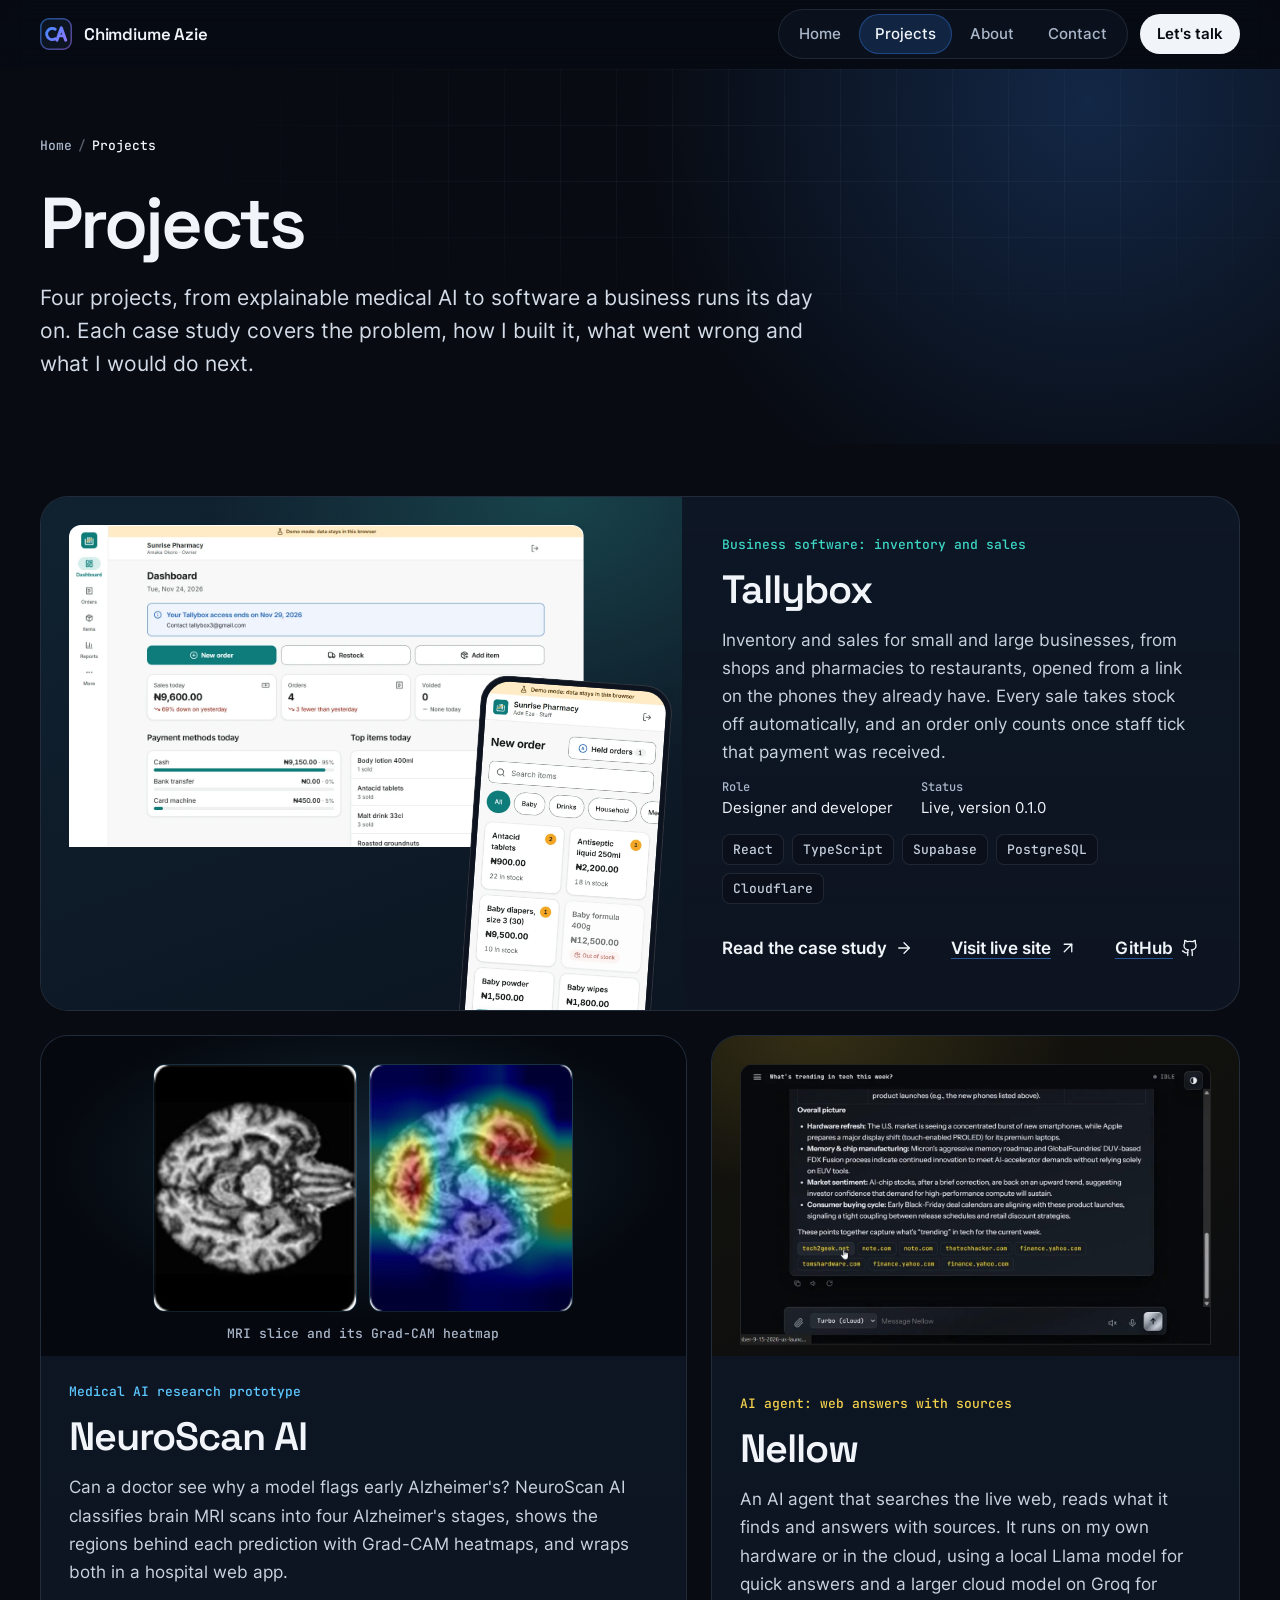
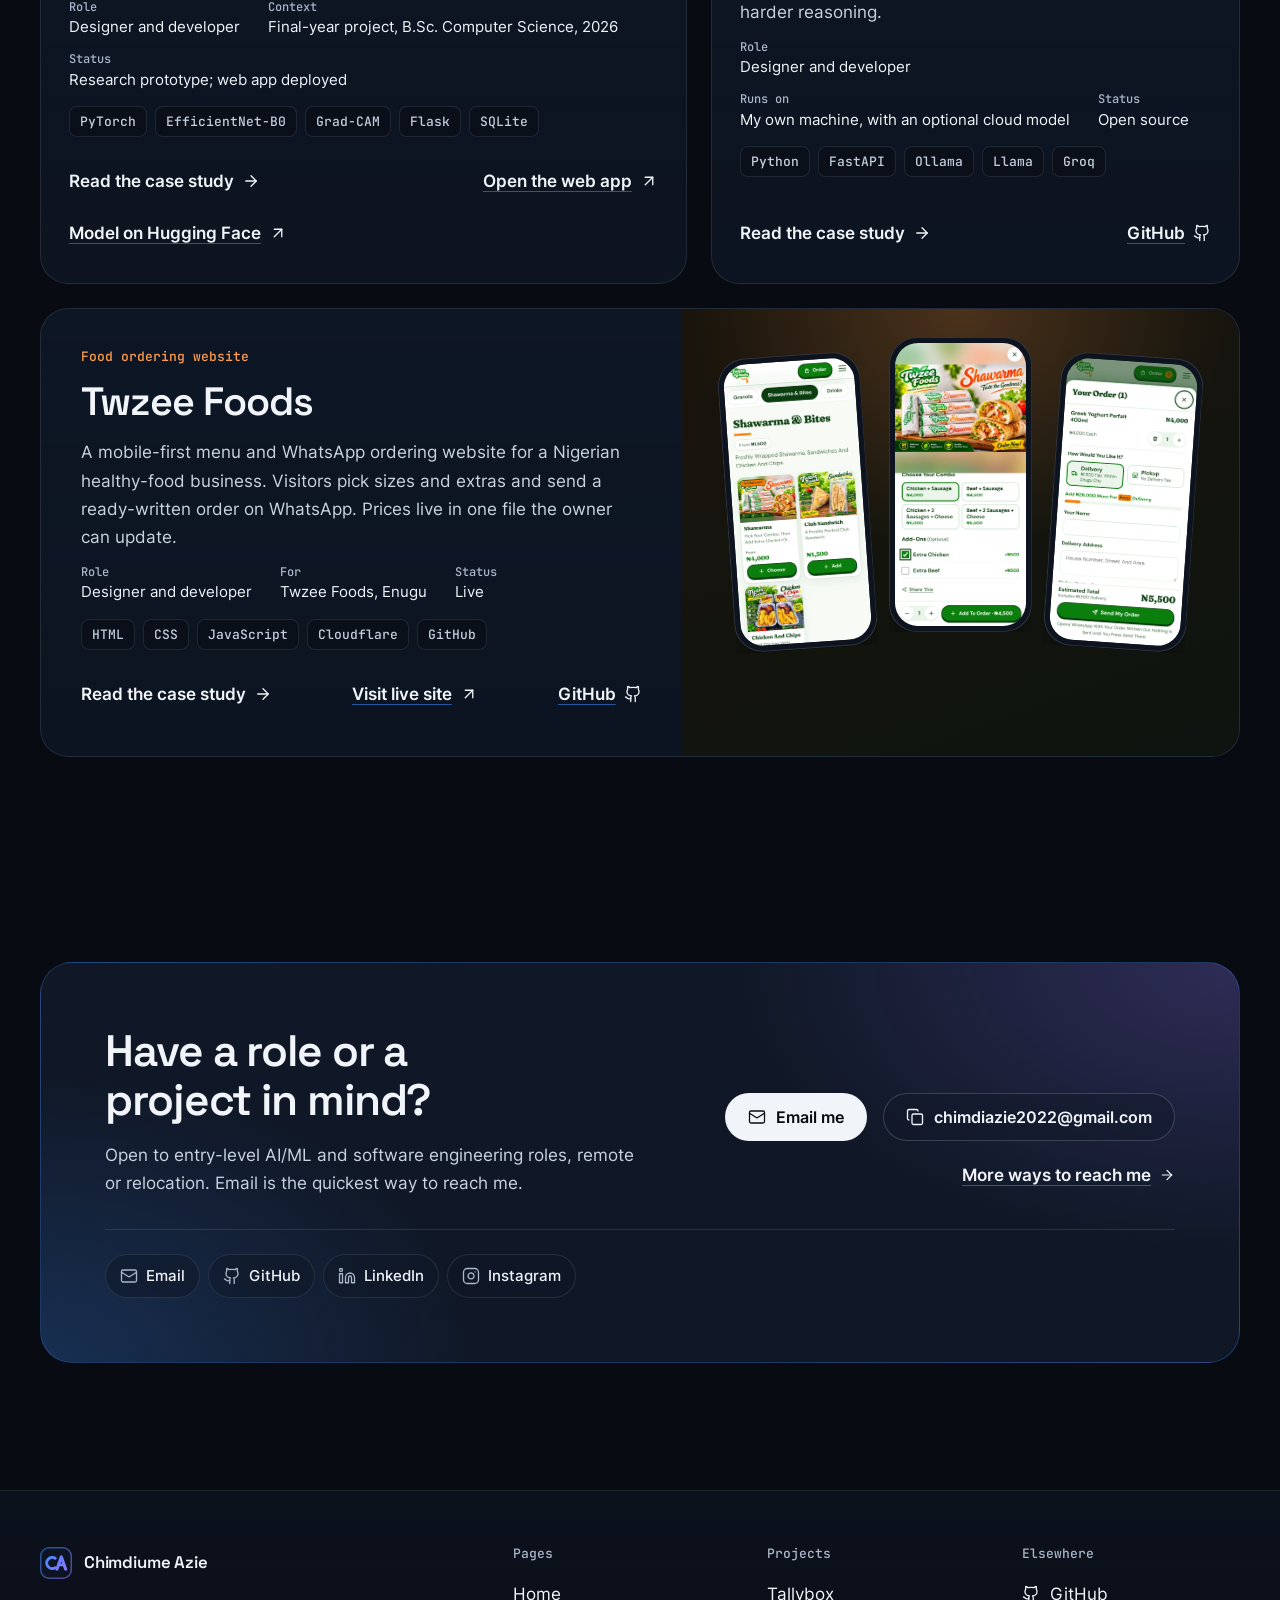
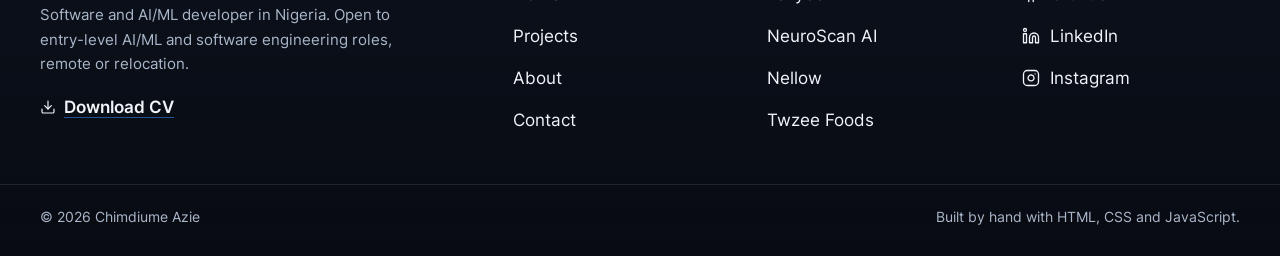
<file: projects/index.html>
<!doctype html>
<html lang="en-GB">
<head>
<meta charset="utf-8">
<meta name="viewport" content="width=device-width, initial-scale=1">
<title>Projects · Chimdiume Azie</title>
<meta name="description" content="Case studies by Chimdiume Azie: Tallybox (inventory and sales web app), NeuroScan AI (explainable Alzheimer's MRI classification), Nellow (AI agent with sources) and Twzee Foods (WhatsApp ordering website).">
<link rel="canonical" href="https://achimdi.github.io/portfolio/projects/">
<meta name="theme-color" content="#080B12">
<meta name="color-scheme" content="dark">
<meta property="og:type" content="website">
<meta property="og:site_name" content="Chimdiume Azie">
<meta property="og:url" content="https://achimdi.github.io/portfolio/projects/">
<meta property="og:title" content="Projects · Chimdiume Azie">
<meta property="og:description" content="Case studies by Chimdiume Azie: Tallybox (inventory and sales web app), NeuroScan AI (explainable Alzheimer's MRI classification), Nellow (AI agent with sources) and Twzee Foods (WhatsApp ordering website).">
<meta property="og:image" content="https://achimdi.github.io/portfolio/assets/og.jpg">
<meta property="og:image:width" content="1200">
<meta property="og:image:height" content="630">
<meta property="og:image:alt" content="Chimdiume Azie, software and AI/ML developer: portrait with the headline Building software that solves real problems.">
<meta name="twitter:card" content="summary_large_image">
<meta name="twitter:title" content="Projects · Chimdiume Azie">
<meta name="twitter:description" content="Case studies by Chimdiume Azie: Tallybox (inventory and sales web app), NeuroScan AI (explainable Alzheimer's MRI classification), Nellow (AI agent with sources) and Twzee Foods (WhatsApp ordering website).">
<meta name="twitter:image" content="https://achimdi.github.io/portfolio/assets/og.jpg">
<meta name="twitter:image:alt" content="Chimdiume Azie, software and AI/ML developer: portrait with the headline Building software that solves real problems.">
<link rel="icon" href="../assets/favicon.svg" type="image/svg+xml">
<link rel="icon" href="../assets/favicon-32x32.png" type="image/png" sizes="32x32">
<link rel="icon" href="../assets/favicon-16x16.png" type="image/png" sizes="16x16">
<link rel="apple-touch-icon" href="../assets/apple-touch-icon.png">
<link rel="preload" href="../assets/fonts/space-grotesk-latin-wght.woff2" as="font" type="font/woff2" crossorigin>
<link rel="preload" href="../assets/fonts/inter-latin-wght.woff2" as="font" type="font/woff2" crossorigin>
<link rel="stylesheet" href="../assets/css/site.css">
<script>document.documentElement.classList.add('js')</script>
<script src="../assets/js/site.js" defer></script>
</head>
<body>
<a class="skip-link" href="#main">Skip to content</a>
<header class="site-header" data-header>
  <div class="wrap header-row">
    <a class="brand" href="../" aria-label="Chimdiume Azie, home"><svg class="brand-mark" width="32" height="32" viewBox="0 0 32 32" aria-hidden="true" focusable="false"><defs><linearGradient id="ca-grad-hdr" x1="4" y1="6" x2="28" y2="26" gradientUnits="userSpaceOnUse"><stop offset="0" stop-color="#398BFF"/><stop offset="1" stop-color="#9875FF"/></linearGradient></defs><rect x="0.75" y="0.75" width="30.5" height="30.5" rx="8.25" fill="#0D1422" stroke="url(#ca-grad-hdr)" stroke-opacity=".55" stroke-width="1.5"/><path d="M15.2 11.2A5.6 5.6 0 1 0 15.2 20.8" fill="none" stroke="url(#ca-grad-hdr)" stroke-width="3" stroke-linecap="round"/><path d="M16.9 22.2 21.3 9.8l4.4 12.4" fill="none" stroke="url(#ca-grad-hdr)" stroke-width="3" stroke-linecap="round" stroke-linejoin="round"/><path d="M18.6 17.9h5.4" stroke="url(#ca-grad-hdr)" stroke-width="2.6" stroke-linecap="round"/></svg><span class="brand-name">Chimdiume Azie</span></a>
    <nav class="site-nav" id="site-nav" aria-label="Main">
      <ul class="nav-list"><li><a href="../">Home</a></li><li><a href="../projects/" aria-current="page">Projects</a></li><li><a href="../about/">About</a></li><li><a href="../contact/">Contact</a></li></ul>
      <a class="btn btn-primary btn-sm nav-cta" href="../contact/">Let's talk</a>
    </nav>
    <button class="nav-toggle" type="button" aria-expanded="false" aria-controls="site-nav" data-nav-toggle>
      <span class="nav-toggle-open"><svg class="icon" width="22" height="22" viewBox="0 0 24 24" fill="none" stroke="currentColor" stroke-width="1.75" stroke-linecap="round" stroke-linejoin="round" aria-hidden="true" focusable="false"><path d="M4 7h16"/><path d="M4 12h16"/><path d="M4 17h16"/></svg></span><span class="nav-toggle-close"><svg class="icon" width="22" height="22" viewBox="0 0 24 24" fill="none" stroke="currentColor" stroke-width="1.75" stroke-linecap="round" stroke-linejoin="round" aria-hidden="true" focusable="false"><path d="M18 6 6 18"/><path d="m6 6 12 12"/></svg></span><span class="sr-only">Menu</span>
    </button>
  </div>
</header>
<main id="main" tabindex="-1">

<header class="page-head">
  <div class="hero-bg" aria-hidden="true"><span class="glow glow-a"></span><span class="grid-lines"></span></div>
  <div class="wrap">
    <nav class="crumbs" aria-label="Breadcrumb"><ol><li><a href="../">Home</a></li><li><span aria-current="page">Projects</span></li></ol></nav>
    <h1 class="page-title">Projects</h1>
    <p class="lead">Four projects, from explainable medical AI to software a business runs its day on. Each case study covers the problem, how I built it, what went wrong and what I would do next.</p>
  </div>
</header>
<section class="section section--tight" aria-label="All projects">
  <div class="wrap feature-list">
    <article class="feature feature--tally feature--wide" data-reveal>
  <div class="feature-media"><div class="visual visual--tally" style="view-transition-name: shot-tallybox"><div class="browser"><img src="../assets/img/tallybox-dashboard.webp" width="1280" height="800" alt="Tallybox owner dashboard on demo data: sales today, orders, payment methods and top items for Sunrise Pharmacy." loading="lazy" decoding="async"></div><div class="phone phone--float"><img src="../assets/img/tallybox-neworder.webp" width="600" height="1298" alt="Tallybox new-order screen on a phone, with items, prices, stock levels and a cart of four items." loading="lazy" decoding="async"></div></div></div>
  <div class="feature-body">
    <p class="work-cat">Business software: inventory and sales</p>
    <h2><a class="card-link" href="../projects/tallybox/">Tallybox</a></h2>
    <p class="feature-text">Inventory and sales for small and large businesses, from shops and pharmacies to restaurants, opened from a link on the phones they already have. Every sale takes stock off automatically, and an order only counts once staff tick that payment was received.</p>
    <dl class="mini-facts"><div><dt>Role</dt><dd>Designer and developer</dd></div><div><dt>Status</dt><dd>Live, version 0.1.0</dd></div></dl>
    <ul class="tags" aria-label="Technologies"><li>React</li><li>TypeScript</li><li>Supabase</li><li>PostgreSQL</li><li>Cloudflare</li></ul>
    <div class="work-actions"><span class="read-more" aria-hidden="true">Read the case study <svg class="icon btn-arrow" width="18" height="18" viewBox="0 0 24 24" fill="none" stroke="currentColor" stroke-width="1.75" stroke-linecap="round" stroke-linejoin="round" aria-hidden="true" focusable="false"><path d="M5 12h14"/><path d="m12 5 7 7-7 7"/></svg></span><a class="text-link" href="https://tallybox.pages.dev/" target="_blank" rel="noopener">Visit live site<span class="sr-only"> for Tallybox (opens in a new tab)</span><svg class="icon" width="18" height="18" viewBox="0 0 24 24" fill="none" stroke="currentColor" stroke-width="1.75" stroke-linecap="round" stroke-linejoin="round" aria-hidden="true" focusable="false"><path d="M7 7h10v10"/><path d="M7 17 17 7"/></svg></a><a class="text-link" href="https://github.com/Achimdi/tallybox" target="_blank" rel="noopener">GitHub<span class="sr-only"> for Tallybox (opens in a new tab)</span><svg class="icon" width="18" height="18" viewBox="0 0 24 24" fill="none" stroke="currentColor" stroke-width="1.75" stroke-linecap="round" stroke-linejoin="round" aria-hidden="true" focusable="false"><path d="M15 22v-4a4.8 4.8 0 0 0-1-3.5c3 0 6-2 6-5.5.08-1.25-.27-2.48-1-3.5.28-1.15.28-2.35 0-3.5 0 0-1 0-3 1.5-2.64-.5-5.36-.5-8 0C6 2 5 2 5 2c-.3 1.15-.3 2.35 0 3.5A5.4 5.4 0 0 0 4 9c0 3.5 3 5.5 6 5.5-.39.49-.68 1.05-.85 1.65-.17.6-.22 1.23-.15 1.85v4"/><path d="M9 18c-4.51 2-5-2-7-2"/></svg></a></div>
  </div>
</article>
    <div class="feature-pair">
      <article class="feature feature--neuro feature--tall" data-reveal>
  <div class="feature-media"><div class="visual visual--neuro" style="view-transition-name: shot-neuroscan-ai"><div class="scan-pair"><img src="../assets/img/mri-slice.webp" width="336" height="408" alt="Axial brain MRI slice." loading="lazy" decoding="async"><img src="../assets/img/gradcam.webp" width="336" height="408" alt="Grad-CAM heatmap over an axial brain MRI slice. Warm colours mark the regions that most influenced the prediction." loading="lazy" decoding="async"></div><p class="visual-note">MRI slice and its Grad-CAM heatmap</p></div></div>
  <div class="feature-body">
    <p class="work-cat">Medical AI research prototype</p>
    <h2><a class="card-link" href="../projects/neuroscan-ai/">NeuroScan AI</a></h2>
    <p class="feature-text">Can a doctor see why a model flags early Alzheimer's? NeuroScan AI classifies brain MRI scans into four Alzheimer's stages, shows the regions behind each prediction with Grad-CAM heatmaps, and wraps both in a hospital web app.</p>
    <dl class="mini-facts"><div><dt>Role</dt><dd>Designer and developer</dd></div><div><dt>Context</dt><dd>Final-year project, B.Sc. Computer Science, 2026</dd></div><div><dt>Status</dt><dd>Research prototype; web app deployed</dd></div></dl>
    <ul class="tags" aria-label="Technologies"><li>PyTorch</li><li>EfficientNet-B0</li><li>Grad-CAM</li><li>Flask</li><li>SQLite</li></ul>
    <div class="work-actions"><span class="read-more" aria-hidden="true">Read the case study <svg class="icon btn-arrow" width="18" height="18" viewBox="0 0 24 24" fill="none" stroke="currentColor" stroke-width="1.75" stroke-linecap="round" stroke-linejoin="round" aria-hidden="true" focusable="false"><path d="M5 12h14"/><path d="m12 5 7 7-7 7"/></svg></span><a class="text-link" href="https://neuroscan-ai-yjp8.onrender.com/" target="_blank" rel="noopener">Open the web app<span class="sr-only"> for NeuroScan AI (opens in a new tab)</span><svg class="icon" width="18" height="18" viewBox="0 0 24 24" fill="none" stroke="currentColor" stroke-width="1.75" stroke-linecap="round" stroke-linejoin="round" aria-hidden="true" focusable="false"><path d="M7 7h10v10"/><path d="M7 17 17 7"/></svg></a><a class="text-link" href="https://huggingface.co/ChimdiAzie/neuroscan-alzheimer-model" target="_blank" rel="noopener">Model on Hugging Face<span class="sr-only"> for NeuroScan AI (opens in a new tab)</span><svg class="icon" width="18" height="18" viewBox="0 0 24 24" fill="none" stroke="currentColor" stroke-width="1.75" stroke-linecap="round" stroke-linejoin="round" aria-hidden="true" focusable="false"><path d="M7 7h10v10"/><path d="M7 17 17 7"/></svg></a></div>
  </div>
</article>
      <article class="feature feature--nellow feature--tall" data-reveal>
  <div class="feature-media"><div class="visual visual--nellow" style="view-transition-name: shot-nellow"><div class="browser browser--dark"><img src="../assets/img/nellow-answer.webp" width="1200" height="712" alt="Nellow answer about this week's tech news, ending with source links such as tomshardware.com and finance.yahoo.com." loading="lazy" decoding="async"></div></div></div>
  <div class="feature-body">
    <p class="work-cat">AI agent: web answers with sources</p>
    <h2><a class="card-link" href="../projects/nellow/">Nellow</a></h2>
    <p class="feature-text">An AI agent that searches the live web, reads what it finds and answers with sources. It runs on my own hardware or in the cloud, using a local Llama model for quick answers and a larger cloud model on Groq for harder reasoning.</p>
    <dl class="mini-facts"><div><dt>Role</dt><dd>Designer and developer</dd></div><div><dt>Runs on</dt><dd>My own machine, with an optional cloud model</dd></div><div><dt>Status</dt><dd>Open source</dd></div></dl>
    <ul class="tags" aria-label="Technologies"><li>Python</li><li>FastAPI</li><li>Ollama</li><li>Llama</li><li>Groq</li></ul>
    <div class="work-actions"><span class="read-more" aria-hidden="true">Read the case study <svg class="icon btn-arrow" width="18" height="18" viewBox="0 0 24 24" fill="none" stroke="currentColor" stroke-width="1.75" stroke-linecap="round" stroke-linejoin="round" aria-hidden="true" focusable="false"><path d="M5 12h14"/><path d="m12 5 7 7-7 7"/></svg></span><a class="text-link" href="https://github.com/Achimdi/nellow" target="_blank" rel="noopener">GitHub<span class="sr-only"> for Nellow (opens in a new tab)</span><svg class="icon" width="18" height="18" viewBox="0 0 24 24" fill="none" stroke="currentColor" stroke-width="1.75" stroke-linecap="round" stroke-linejoin="round" aria-hidden="true" focusable="false"><path d="M15 22v-4a4.8 4.8 0 0 0-1-3.5c3 0 6-2 6-5.5.08-1.25-.27-2.48-1-3.5.28-1.15.28-2.35 0-3.5 0 0-1 0-3 1.5-2.64-.5-5.36-.5-8 0C6 2 5 2 5 2c-.3 1.15-.3 2.35 0 3.5A5.4 5.4 0 0 0 4 9c0 3.5 3 5.5 6 5.5-.39.49-.68 1.05-.85 1.65-.17.6-.22 1.23-.15 1.85v4"/><path d="M9 18c-4.51 2-5-2-7-2"/></svg></a></div>
  </div>
</article>
    </div>
    <article class="feature feature--twzee feature--wide feature--flip" data-reveal>
  <div class="feature-media"><div class="visual visual--twzee" style="view-transition-name: shot-twzee-foods"><div class="phone phone--1"><img src="../assets/img/twzee-menu.webp" width="600" height="1298" alt="Twzee Foods menu on a phone: the Shawarma and Bites category with Shawarma, Club Sandwich and Chicken and Chips." loading="lazy" decoding="async"></div><div class="phone phone--2"><img src="../assets/img/twzee-product.webp" width="600" height="1298" alt="Shawarma options on a phone: four combos with prices and optional extra chicken or beef." loading="lazy" decoding="async"></div><div class="phone phone--3"><img src="../assets/img/twzee-order.webp" width="600" height="1298" alt="Order summary on a phone: delivery or pickup, a free-delivery progress bar and a Send my order button." loading="lazy" decoding="async"></div></div></div>
  <div class="feature-body">
    <p class="work-cat">Food ordering website</p>
    <h2><a class="card-link" href="../projects/twzee-foods/">Twzee Foods</a></h2>
    <p class="feature-text">A mobile-first menu and WhatsApp ordering website for a Nigerian healthy-food business. Visitors pick sizes and extras and send a ready-written order on WhatsApp. Prices live in one file the owner can update.</p>
    <dl class="mini-facts"><div><dt>Role</dt><dd>Designer and developer</dd></div><div><dt>For</dt><dd>Twzee Foods, Enugu</dd></div><div><dt>Status</dt><dd>Live</dd></div></dl>
    <ul class="tags" aria-label="Technologies"><li>HTML</li><li>CSS</li><li>JavaScript</li><li>Cloudflare</li><li>GitHub</li></ul>
    <div class="work-actions"><span class="read-more" aria-hidden="true">Read the case study <svg class="icon btn-arrow" width="18" height="18" viewBox="0 0 24 24" fill="none" stroke="currentColor" stroke-width="1.75" stroke-linecap="round" stroke-linejoin="round" aria-hidden="true" focusable="false"><path d="M5 12h14"/><path d="m12 5 7 7-7 7"/></svg></span><a class="text-link" href="https://twzee.foodss.workers.dev/" target="_blank" rel="noopener">Visit live site<span class="sr-only"> for Twzee Foods (opens in a new tab)</span><svg class="icon" width="18" height="18" viewBox="0 0 24 24" fill="none" stroke="currentColor" stroke-width="1.75" stroke-linecap="round" stroke-linejoin="round" aria-hidden="true" focusable="false"><path d="M7 7h10v10"/><path d="M7 17 17 7"/></svg></a><a class="text-link" href="https://github.com/Achimdi/twzee" target="_blank" rel="noopener">GitHub<span class="sr-only"> for Twzee Foods (opens in a new tab)</span><svg class="icon" width="18" height="18" viewBox="0 0 24 24" fill="none" stroke="currentColor" stroke-width="1.75" stroke-linecap="round" stroke-linejoin="round" aria-hidden="true" focusable="false"><path d="M15 22v-4a4.8 4.8 0 0 0-1-3.5c3 0 6-2 6-5.5.08-1.25-.27-2.48-1-3.5.28-1.15.28-2.35 0-3.5 0 0-1 0-3 1.5-2.64-.5-5.36-.5-8 0C6 2 5 2 5 2c-.3 1.15-.3 2.35 0 3.5A5.4 5.4 0 0 0 4 9c0 3.5 3 5.5 6 5.5-.39.49-.68 1.05-.85 1.65-.17.6-.22 1.23-.15 1.85v4"/><path d="M9 18c-4.51 2-5-2-7-2"/></svg></a></div>
  </div>
</article>
  </div>
</section>
<section class="section" aria-labelledby="cta-title">
  <div class="wrap">
    <div class="cta-panel" data-reveal>
      <div class="cta-copy">
        <h2 id="cta-title">Have a role or a project in mind?</h2>
        <p>Open to entry-level AI/ML and software engineering roles, remote or relocation. Email is the quickest way to reach me.</p>
      </div>
      <div class="cta-actions">
        <a class="btn btn-primary" href="https://mail.google.com/mail/?view=cm&fs=1&to=chimdiazie2022%40gmail.com" target="_blank" rel="noopener"><svg class="icon" width="18" height="18" viewBox="0 0 24 24" fill="none" stroke="currentColor" stroke-width="1.75" stroke-linecap="round" stroke-linejoin="round" aria-hidden="true" focusable="false"><rect width="20" height="16" x="2" y="4" rx="2"/><path d="m22 7-8.97 5.7a1.94 1.94 0 0 1-2.06 0L2 7"/></svg>Email me<span class="sr-only"> (opens Gmail in a new tab)</span></a>
        <button class="btn btn-ghost copy-btn" type="button" data-copy="chimdiazie2022@gmail.com"><span class="copy-default"><svg class="icon" width="18" height="18" viewBox="0 0 24 24" fill="none" stroke="currentColor" stroke-width="1.75" stroke-linecap="round" stroke-linejoin="round" aria-hidden="true" focusable="false"><rect width="14" height="14" x="8" y="8" rx="2"/><path d="M4 16c-1.1 0-2-.9-2-2V4c0-1.1.9-2 2-2h10c1.1 0 2 .9 2 2"/></svg><span>chimdiazie2022@gmail.com</span></span><span class="copy-done"><svg class="icon" width="18" height="18" viewBox="0 0 24 24" fill="none" stroke="currentColor" stroke-width="1.75" stroke-linecap="round" stroke-linejoin="round" aria-hidden="true" focusable="false"><path d="M20 6 9 17l-5-5"/></svg><span>Copied to clipboard</span></span></button><span class="sr-only" role="status" data-copy-status></span>
        <a class="text-link" href="../contact/">More ways to reach me <svg class="icon" width="16" height="16" viewBox="0 0 24 24" fill="none" stroke="currentColor" stroke-width="1.75" stroke-linecap="round" stroke-linejoin="round" aria-hidden="true" focusable="false"><path d="M5 12h14"/><path d="m12 5 7 7-7 7"/></svg></a>
      </div>
      <ul class="profile-links profile-links--cta" aria-label="Email and profiles">
    <li><a href="https://mail.google.com/mail/?view=cm&fs=1&to=chimdiazie2022%40gmail.com" target="_blank" rel="noopener"><svg class="icon" width="18" height="18" viewBox="0 0 24 24" fill="none" stroke="currentColor" stroke-width="1.75" stroke-linecap="round" stroke-linejoin="round" aria-hidden="true" focusable="false"><rect width="20" height="16" x="2" y="4" rx="2"/><path d="m22 7-8.97 5.7a1.94 1.94 0 0 1-2.06 0L2 7"/></svg><span>Email</span><span class="sr-only"> (opens Gmail in a new tab)</span></a></li>
    <li><a href="https://github.com/Achimdi" target="_blank" rel="noopener"><svg class="icon" width="18" height="18" viewBox="0 0 24 24" fill="none" stroke="currentColor" stroke-width="1.75" stroke-linecap="round" stroke-linejoin="round" aria-hidden="true" focusable="false"><path d="M15 22v-4a4.8 4.8 0 0 0-1-3.5c3 0 6-2 6-5.5.08-1.25-.27-2.48-1-3.5.28-1.15.28-2.35 0-3.5 0 0-1 0-3 1.5-2.64-.5-5.36-.5-8 0C6 2 5 2 5 2c-.3 1.15-.3 2.35 0 3.5A5.4 5.4 0 0 0 4 9c0 3.5 3 5.5 6 5.5-.39.49-.68 1.05-.85 1.65-.17.6-.22 1.23-.15 1.85v4"/><path d="M9 18c-4.51 2-5-2-7-2"/></svg><span>GitHub</span><span class="sr-only"> Achimdi (opens in a new tab)</span></a></li>
    <li><a href="https://www.linkedin.com/in/chimdiume-azie-73a477448/" target="_blank" rel="noopener"><svg class="icon" width="18" height="18" viewBox="0 0 24 24" fill="none" stroke="currentColor" stroke-width="1.75" stroke-linecap="round" stroke-linejoin="round" aria-hidden="true" focusable="false"><path d="M16 8a6 6 0 0 1 6 6v7h-4v-7a2 2 0 0 0-2-2 2 2 0 0 0-2 2v7h-4v-7a6 6 0 0 1 6-6z"/><rect width="4" height="12" x="2" y="9"/><circle cx="4" cy="4" r="2"/></svg><span>LinkedIn</span><span class="sr-only"> chimdiume-azie (opens in a new tab)</span></a></li>
    <li><a href="https://www.instagram.com/azie_web/" target="_blank" rel="noopener"><svg class="icon" width="18" height="18" viewBox="0 0 24 24" fill="none" stroke="currentColor" stroke-width="1.75" stroke-linecap="round" stroke-linejoin="round" aria-hidden="true" focusable="false"><rect width="20" height="20" x="2" y="2" rx="5"/><path d="M16 11.37A4 4 0 1 1 12.63 8 4 4 0 0 1 16 11.37z"/><path d="M17.5 6.5h.01"/></svg><span>Instagram</span><span class="sr-only"> @azie_web (opens in a new tab)</span></a></li>
  </ul>
    </div>
  </div>
</section>
</main>
<footer class="site-footer">
  <div class="wrap footer-grid">
    <div class="footer-brand">
      <a class="brand" href="../" aria-label="Chimdiume Azie, home"><svg class="brand-mark" width="32" height="32" viewBox="0 0 32 32" aria-hidden="true" focusable="false"><defs><linearGradient id="ca-grad-ftr" x1="4" y1="6" x2="28" y2="26" gradientUnits="userSpaceOnUse"><stop offset="0" stop-color="#398BFF"/><stop offset="1" stop-color="#9875FF"/></linearGradient></defs><rect x="0.75" y="0.75" width="30.5" height="30.5" rx="8.25" fill="#0D1422" stroke="url(#ca-grad-ftr)" stroke-opacity=".55" stroke-width="1.5"/><path d="M15.2 11.2A5.6 5.6 0 1 0 15.2 20.8" fill="none" stroke="url(#ca-grad-ftr)" stroke-width="3" stroke-linecap="round"/><path d="M16.9 22.2 21.3 9.8l4.4 12.4" fill="none" stroke="url(#ca-grad-ftr)" stroke-width="3" stroke-linecap="round" stroke-linejoin="round"/><path d="M18.6 17.9h5.4" stroke="url(#ca-grad-ftr)" stroke-width="2.6" stroke-linecap="round"/></svg><span class="brand-name">Chimdiume Azie</span></a>
      <p>Software and AI/ML developer in Nigeria. Open to entry-level AI/ML and software engineering roles, remote or relocation.</p>
      <a class="text-link" href="../CV.pdf" download="Chimdiume-Azie-CV.pdf"><svg class="icon" width="16" height="16" viewBox="0 0 24 24" fill="none" stroke="currentColor" stroke-width="1.75" stroke-linecap="round" stroke-linejoin="round" aria-hidden="true" focusable="false"><path d="M21 15v4a2 2 0 0 1-2 2H5a2 2 0 0 1-2-2v-4"/><path d="m7 10 5 5 5-5"/><path d="M12 15V3"/></svg> Download CV</a>
    </div>
    <nav class="footer-col" aria-label="Pages"><h2>Pages</h2><ul><li><a href="../">Home</a></li><li><a href="../projects/">Projects</a></li><li><a href="../about/">About</a></li><li><a href="../contact/">Contact</a></li></ul></nav>
    <nav class="footer-col" aria-label="Projects"><h2>Projects</h2><ul><li><a href="../projects/tallybox/">Tallybox</a></li><li><a href="../projects/neuroscan-ai/">NeuroScan AI</a></li><li><a href="../projects/nellow/">Nellow</a></li><li><a href="../projects/twzee-foods/">Twzee Foods</a></li></ul></nav>
    <div class="footer-col"><h2>Elsewhere</h2><ul class="footer-social"><li><a href="https://github.com/Achimdi" target="_blank" rel="noopener" aria-label="GitHub (Achimdi)"><svg class="icon" width="18" height="18" viewBox="0 0 24 24" fill="none" stroke="currentColor" stroke-width="1.75" stroke-linecap="round" stroke-linejoin="round" aria-hidden="true" focusable="false"><path d="M15 22v-4a4.8 4.8 0 0 0-1-3.5c3 0 6-2 6-5.5.08-1.25-.27-2.48-1-3.5.28-1.15.28-2.35 0-3.5 0 0-1 0-3 1.5-2.64-.5-5.36-.5-8 0C6 2 5 2 5 2c-.3 1.15-.3 2.35 0 3.5A5.4 5.4 0 0 0 4 9c0 3.5 3 5.5 6 5.5-.39.49-.68 1.05-.85 1.65-.17.6-.22 1.23-.15 1.85v4"/><path d="M9 18c-4.51 2-5-2-7-2"/></svg><span>GitHub</span></a></li><li><a href="https://www.linkedin.com/in/chimdiume-azie-73a477448/" target="_blank" rel="noopener" aria-label="LinkedIn (chimdiume-azie)"><svg class="icon" width="18" height="18" viewBox="0 0 24 24" fill="none" stroke="currentColor" stroke-width="1.75" stroke-linecap="round" stroke-linejoin="round" aria-hidden="true" focusable="false"><path d="M16 8a6 6 0 0 1 6 6v7h-4v-7a2 2 0 0 0-2-2 2 2 0 0 0-2 2v7h-4v-7a6 6 0 0 1 6-6z"/><rect width="4" height="12" x="2" y="9"/><circle cx="4" cy="4" r="2"/></svg><span>LinkedIn</span></a></li><li><a href="https://www.instagram.com/azie_web/" target="_blank" rel="noopener" aria-label="Instagram (@azie_web)"><svg class="icon" width="18" height="18" viewBox="0 0 24 24" fill="none" stroke="currentColor" stroke-width="1.75" stroke-linecap="round" stroke-linejoin="round" aria-hidden="true" focusable="false"><rect width="20" height="20" x="2" y="2" rx="5"/><path d="M16 11.37A4 4 0 1 1 12.63 8 4 4 0 0 1 16 11.37z"/><path d="M17.5 6.5h.01"/></svg><span>Instagram</span></a></li></ul></div>
  </div>
  <div class="wrap footer-base"><p>© 2026 Chimdiume Azie</p><p>Built by hand with HTML, CSS and JavaScript.</p></div>
</footer>
</body>
</html>
</file>
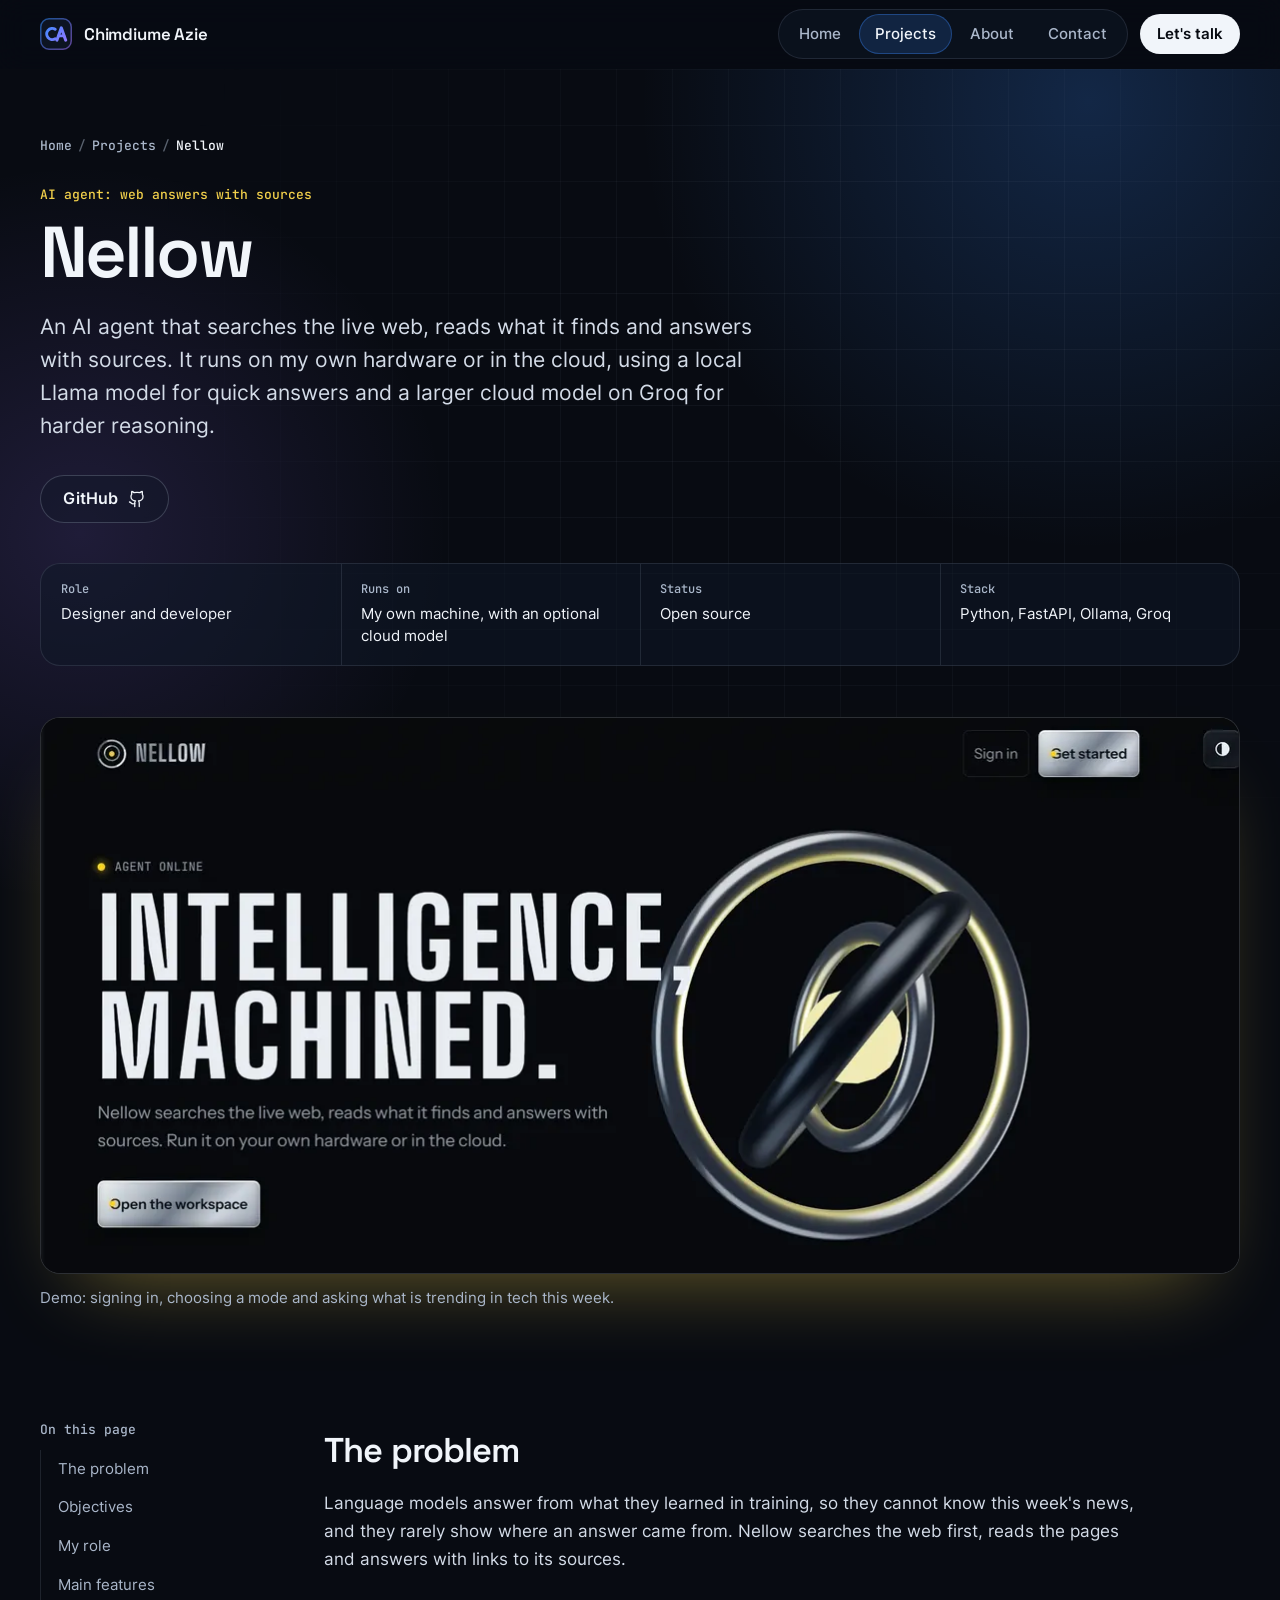
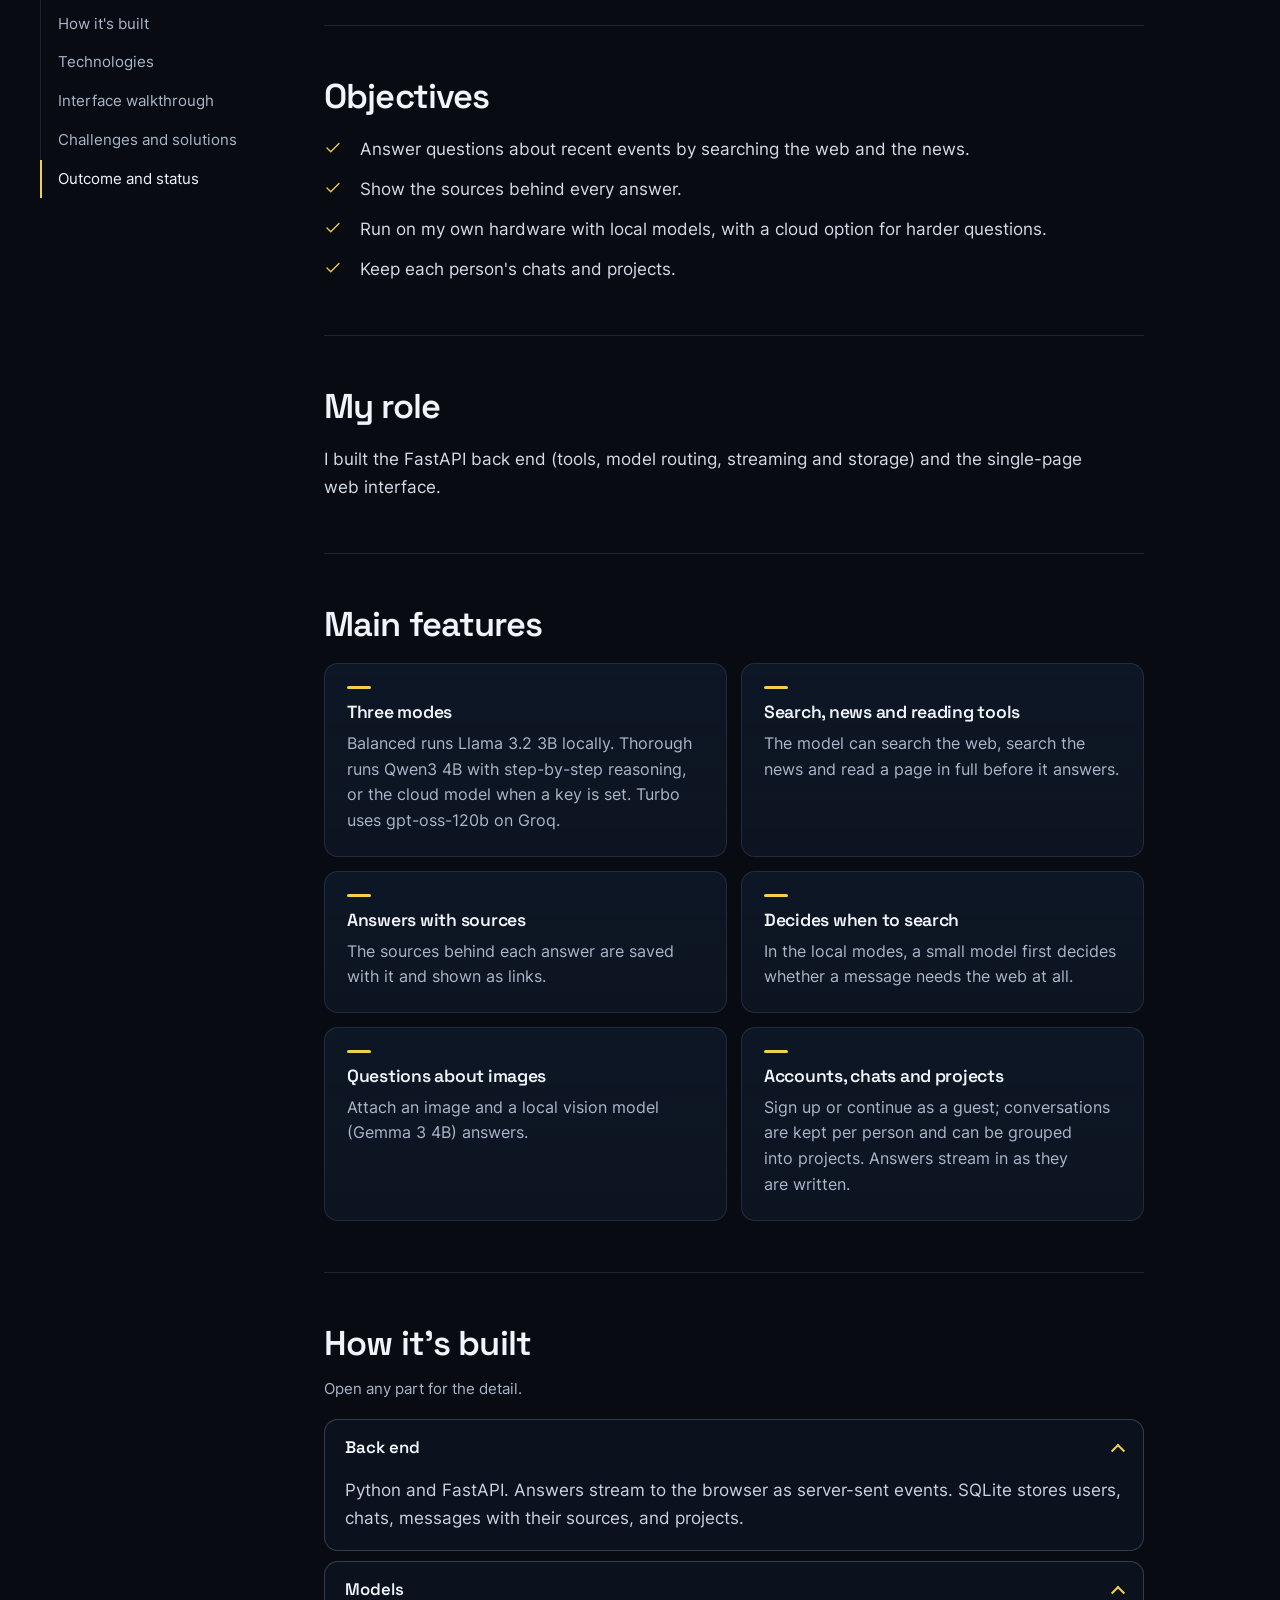
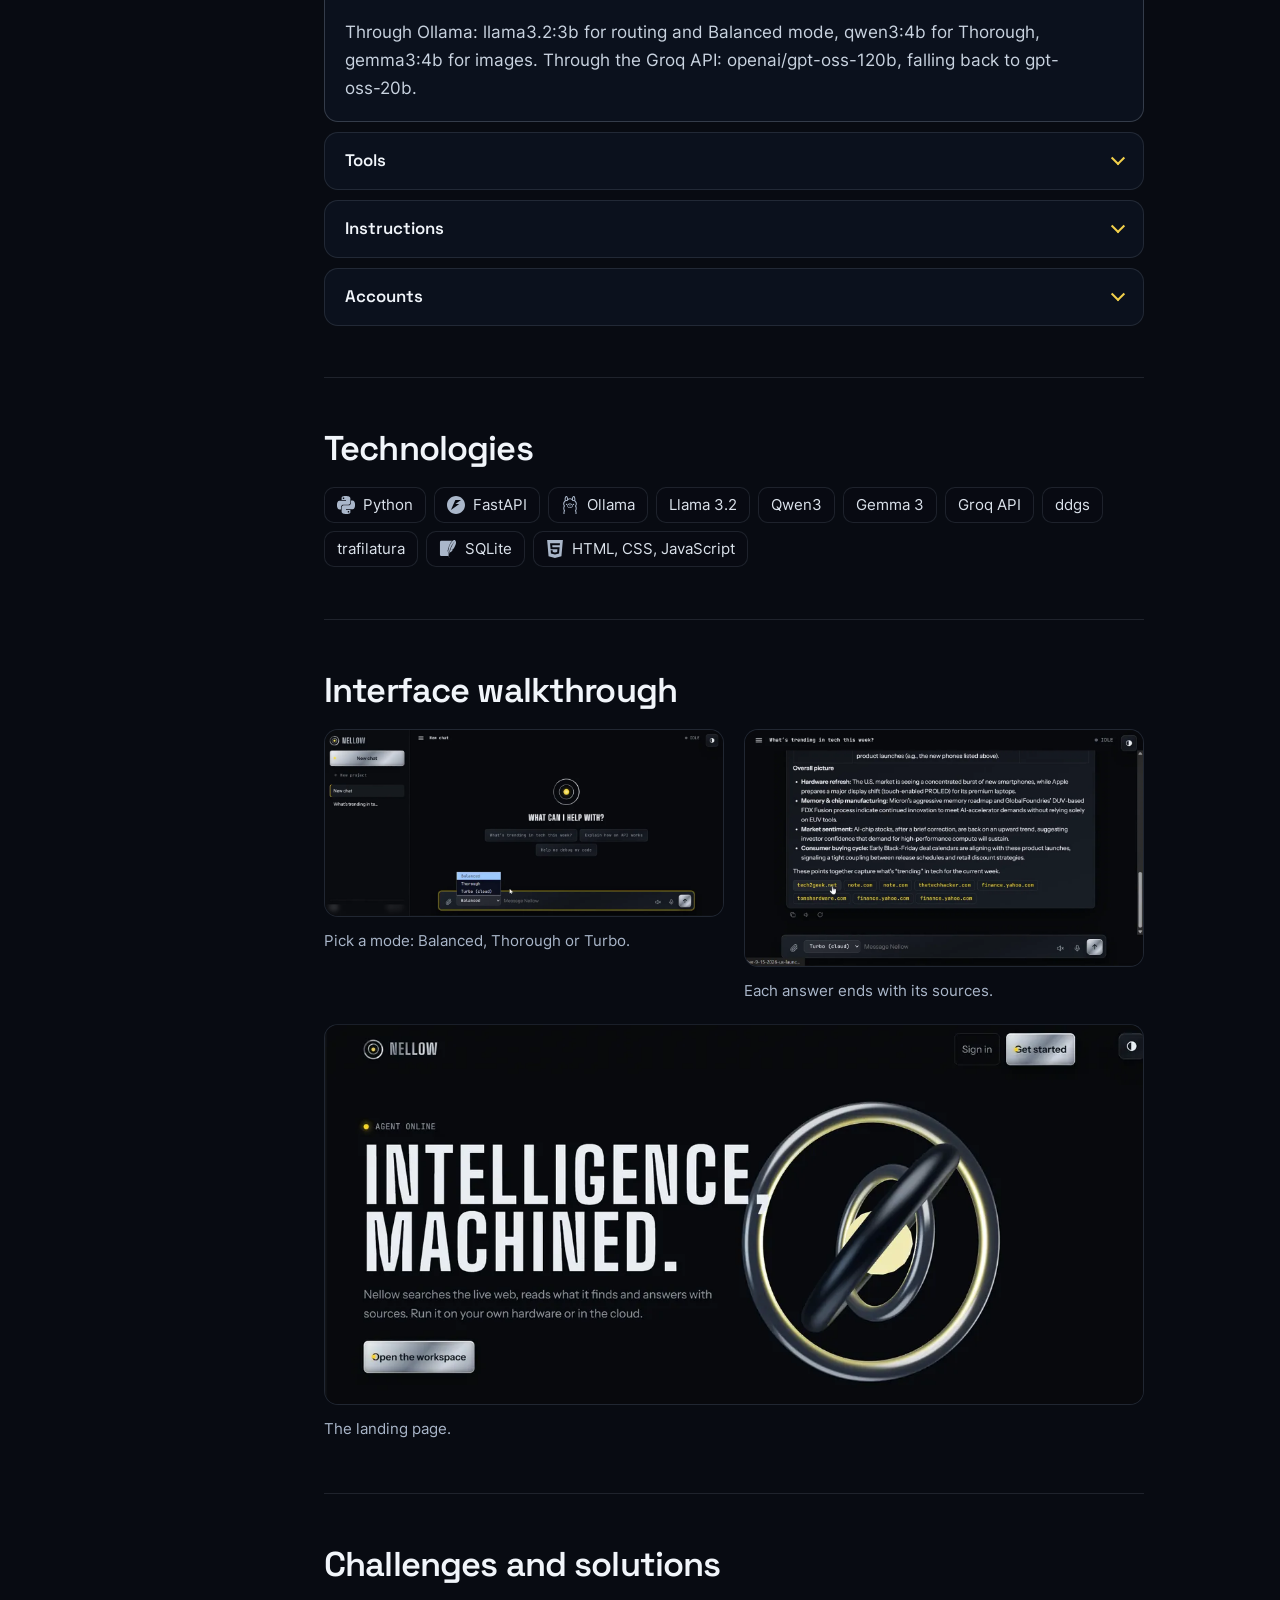
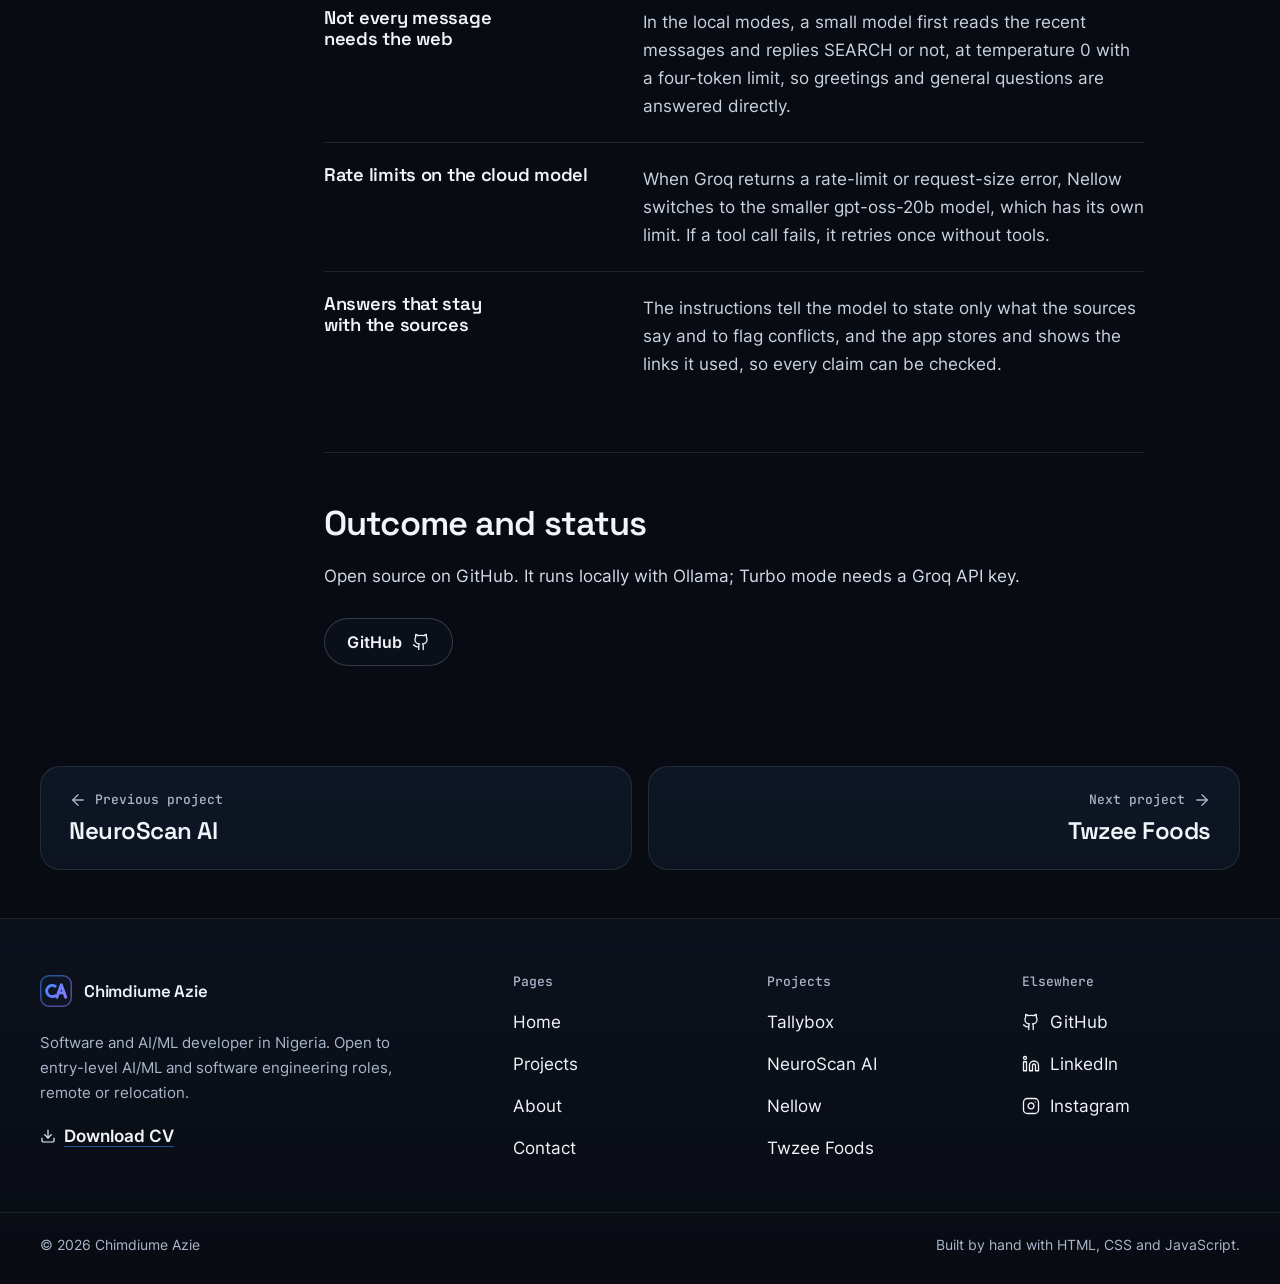
<file: projects/nellow/index.html>
<!doctype html>
<html lang="en-GB">
<head>
<meta charset="utf-8">
<meta name="viewport" content="width=device-width, initial-scale=1">
<title>Nellow · Case study · Chimdiume Azie</title>
<meta name="description" content="Nellow: An AI agent that searches the live web, reads what it finds and answers with sources. It runs on my own hardware or in the cloud, using a local Llama model for quick answers and a larger cloud model on Groq for harder reasoning.">
<link rel="canonical" href="https://achimdi.github.io/portfolio/projects/nellow/">
<meta name="theme-color" content="#080B12">
<meta name="color-scheme" content="dark">
<meta property="og:type" content="website">
<meta property="og:site_name" content="Chimdiume Azie">
<meta property="og:url" content="https://achimdi.github.io/portfolio/projects/nellow/">
<meta property="og:title" content="Nellow · Case study · Chimdiume Azie">
<meta property="og:description" content="Nellow: An AI agent that searches the live web, reads what it finds and answers with sources. It runs on my own hardware or in the cloud, using a local Llama model for quick answers and a larger cloud model on Groq for harder reasoning.">
<meta property="og:image" content="https://achimdi.github.io/portfolio/assets/og.jpg">
<meta property="og:image:width" content="1200">
<meta property="og:image:height" content="630">
<meta property="og:image:alt" content="Chimdiume Azie, software and AI/ML developer: portrait with the headline Building software that solves real problems.">
<meta name="twitter:card" content="summary_large_image">
<meta name="twitter:title" content="Nellow · Case study · Chimdiume Azie">
<meta name="twitter:description" content="Nellow: An AI agent that searches the live web, reads what it finds and answers with sources. It runs on my own hardware or in the cloud, using a local Llama model for quick answers and a larger cloud model on Groq for harder reasoning.">
<meta name="twitter:image" content="https://achimdi.github.io/portfolio/assets/og.jpg">
<meta name="twitter:image:alt" content="Chimdiume Azie, software and AI/ML developer: portrait with the headline Building software that solves real problems.">
<link rel="icon" href="../../assets/favicon.svg" type="image/svg+xml">
<link rel="icon" href="../../assets/favicon-32x32.png" type="image/png" sizes="32x32">
<link rel="icon" href="../../assets/favicon-16x16.png" type="image/png" sizes="16x16">
<link rel="apple-touch-icon" href="../../assets/apple-touch-icon.png">
<link rel="preload" href="../../assets/fonts/space-grotesk-latin-wght.woff2" as="font" type="font/woff2" crossorigin>
<link rel="preload" href="../../assets/fonts/inter-latin-wght.woff2" as="font" type="font/woff2" crossorigin>
<link rel="stylesheet" href="../../assets/css/site.css">
<script>document.documentElement.classList.add('js')</script>
<script src="../../assets/js/site.js" defer></script>
</head>
<body class="page-case">
<a class="skip-link" href="#main">Skip to content</a>
<header class="site-header" data-header>
  <div class="wrap header-row">
    <a class="brand" href="../../" aria-label="Chimdiume Azie, home"><svg class="brand-mark" width="32" height="32" viewBox="0 0 32 32" aria-hidden="true" focusable="false"><defs><linearGradient id="ca-grad-hdr" x1="4" y1="6" x2="28" y2="26" gradientUnits="userSpaceOnUse"><stop offset="0" stop-color="#398BFF"/><stop offset="1" stop-color="#9875FF"/></linearGradient></defs><rect x="0.75" y="0.75" width="30.5" height="30.5" rx="8.25" fill="#0D1422" stroke="url(#ca-grad-hdr)" stroke-opacity=".55" stroke-width="1.5"/><path d="M15.2 11.2A5.6 5.6 0 1 0 15.2 20.8" fill="none" stroke="url(#ca-grad-hdr)" stroke-width="3" stroke-linecap="round"/><path d="M16.9 22.2 21.3 9.8l4.4 12.4" fill="none" stroke="url(#ca-grad-hdr)" stroke-width="3" stroke-linecap="round" stroke-linejoin="round"/><path d="M18.6 17.9h5.4" stroke="url(#ca-grad-hdr)" stroke-width="2.6" stroke-linecap="round"/></svg><span class="brand-name">Chimdiume Azie</span></a>
    <nav class="site-nav" id="site-nav" aria-label="Main">
      <ul class="nav-list"><li><a href="../../">Home</a></li><li><a href="../../projects/" aria-current="page">Projects</a></li><li><a href="../../about/">About</a></li><li><a href="../../contact/">Contact</a></li></ul>
      <a class="btn btn-primary btn-sm nav-cta" href="../../contact/">Let's talk</a>
    </nav>
    <button class="nav-toggle" type="button" aria-expanded="false" aria-controls="site-nav" data-nav-toggle>
      <span class="nav-toggle-open"><svg class="icon" width="22" height="22" viewBox="0 0 24 24" fill="none" stroke="currentColor" stroke-width="1.75" stroke-linecap="round" stroke-linejoin="round" aria-hidden="true" focusable="false"><path d="M4 7h16"/><path d="M4 12h16"/><path d="M4 17h16"/></svg></span><span class="nav-toggle-close"><svg class="icon" width="22" height="22" viewBox="0 0 24 24" fill="none" stroke="currentColor" stroke-width="1.75" stroke-linecap="round" stroke-linejoin="round" aria-hidden="true" focusable="false"><path d="M18 6 6 18"/><path d="m6 6 12 12"/></svg></span><span class="sr-only">Menu</span>
    </button>
  </div>
</header>
<main id="main" tabindex="-1">

<article class="case case--nellow">
  <header class="case-head">
    <div class="hero-bg" aria-hidden="true"><span class="glow glow-a"></span><span class="glow glow-b"></span><span class="grid-lines"></span></div>
    <div class="wrap">
      <nav class="crumbs" aria-label="Breadcrumb"><ol><li><a href="../../">Home</a></li><li><a href="../">Projects</a></li><li><span aria-current="page">Nellow</span></li></ol></nav>
      <p class="case-cat">AI agent: web answers with sources</p>
      <h1 class="page-title">Nellow</h1>
      <p class="lead">An AI agent that searches the live web, reads what it finds and answers with sources. It runs on my own hardware or in the cloud, using a local Llama model for quick answers and a larger cloud model on Groq for harder reasoning.</p>
      <div class="actions"><a class="btn btn-ghost" href="https://github.com/Achimdi/nellow" target="_blank" rel="noopener">GitHub<span class="sr-only"> for Nellow (opens in a new tab)</span><svg class="icon" width="18" height="18" viewBox="0 0 24 24" fill="none" stroke="currentColor" stroke-width="1.75" stroke-linecap="round" stroke-linejoin="round" aria-hidden="true" focusable="false"><path d="M15 22v-4a4.8 4.8 0 0 0-1-3.5c3 0 6-2 6-5.5.08-1.25-.27-2.48-1-3.5.28-1.15.28-2.35 0-3.5 0 0-1 0-3 1.5-2.64-.5-5.36-.5-8 0C6 2 5 2 5 2c-.3 1.15-.3 2.35 0 3.5A5.4 5.4 0 0 0 4 9c0 3.5 3 5.5 6 5.5-.39.49-.68 1.05-.85 1.65-.17.6-.22 1.23-.15 1.85v4"/><path d="M9 18c-4.51 2-5-2-7-2"/></svg></a></div>
      
      <dl class="facts"><div><dt>Role</dt><dd>Designer and developer</dd></div><div><dt>Runs on</dt><dd>My own machine, with an optional cloud model</dd></div><div><dt>Status</dt><dd>Open source</dd></div><div><dt>Stack</dt><dd>Python, FastAPI, Ollama, Groq</dd></div></dl>
    </div>
    <div class="wrap case-media"><figure class="case-video" style="view-transition-name: shot-nellow">
      <div class="video-frame"><video controls playsinline preload="metadata" poster="../../assets/img/nellow-poster.webp" width="1918" height="896" data-fallback="../../assets/img/nellow-landing.webp" data-fallback-alt="Nellow answer about this week's tech news, ending with source links such as tomshardware.com and finance.yahoo.com.">
        <source src="../../assets/videos/nellow.mp4" type="video/mp4">
        Your browser can't play this video. <a href="../../assets/videos/nellow.mp4">Download the Nellow demo (MP4)</a>.
      </video></div>
      <figcaption>Demo: signing in, choosing a mode and asking what is trending in tech this week.</figcaption>
    </figure></div>
  </header>

  <div class="wrap case-layout">
    <nav class="toc" aria-label="On this page">
      <p class="toc-title">On this page</p>
      <ol><li><a href="#problem">The problem</a></li><li><a href="#objectives">Objectives</a></li><li><a href="#role">My role</a></li><li><a href="#features">Main features</a></li><li><a href="#build">How it's built</a></li><li><a href="#stack">Technologies</a></li><li><a href="#screens">Interface walkthrough</a></li><li><a href="#challenges">Challenges and solutions</a></li><li><a href="#outcome">Outcome and status</a></li></ol>
    </nav>
    <div class="case-body">
      <section id="problem" class="case-section" aria-labelledby="problem-h"><h2 id="problem-h">The problem</h2><p>Language models answer from what they learned in training, so they cannot know this week's news, and they rarely show where an answer came from. Nellow searches the web first, reads the pages and answers with links to its sources.</p></section>
      <section id="objectives" class="case-section" aria-labelledby="objectives-h"><h2 id="objectives-h">Objectives</h2>
        <ul class="checklist"><li><svg class="icon" width="18" height="18" viewBox="0 0 24 24" fill="none" stroke="currentColor" stroke-width="1.75" stroke-linecap="round" stroke-linejoin="round" aria-hidden="true" focusable="false"><path d="M20 6 9 17l-5-5"/></svg><span>Answer questions about recent events by searching the web and the news.</span></li><li><svg class="icon" width="18" height="18" viewBox="0 0 24 24" fill="none" stroke="currentColor" stroke-width="1.75" stroke-linecap="round" stroke-linejoin="round" aria-hidden="true" focusable="false"><path d="M20 6 9 17l-5-5"/></svg><span>Show the sources behind every answer.</span></li><li><svg class="icon" width="18" height="18" viewBox="0 0 24 24" fill="none" stroke="currentColor" stroke-width="1.75" stroke-linecap="round" stroke-linejoin="round" aria-hidden="true" focusable="false"><path d="M20 6 9 17l-5-5"/></svg><span>Run on my own hardware with local models, with a cloud option for harder questions.</span></li><li><svg class="icon" width="18" height="18" viewBox="0 0 24 24" fill="none" stroke="currentColor" stroke-width="1.75" stroke-linecap="round" stroke-linejoin="round" aria-hidden="true" focusable="false"><path d="M20 6 9 17l-5-5"/></svg><span>Keep each person's chats and projects.</span></li></ul></section>
      <section id="role" class="case-section" aria-labelledby="role-h"><h2 id="role-h">My role</h2><p>I built the FastAPI back end (tools, model routing, streaming and storage) and the single-page web interface.</p></section>
      <section id="features" class="case-section" aria-labelledby="features-h"><h2 id="features-h">Main features</h2>
        <div class="feature-grid"><div class="feat" data-reveal><h3>Three modes</h3><p>Balanced runs Llama 3.2 3B locally. Thorough runs Qwen3 4B with step-by-step reasoning, or the cloud model when a key is set. Turbo uses gpt-oss-120b on Groq.</p></div><div class="feat" data-reveal><h3>Search, news and reading tools</h3><p>The model can search the web, search the news and read a page in full before it answers.</p></div><div class="feat" data-reveal><h3>Answers with sources</h3><p>The sources behind each answer are saved with it and shown as links.</p></div><div class="feat" data-reveal><h3>Decides when to search</h3><p>In the local modes, a small model first decides whether a message needs the web at all.</p></div><div class="feat" data-reveal><h3>Questions about images</h3><p>Attach an image and a local vision model (Gemma 3 4B) answers.</p></div><div class="feat" data-reveal><h3>Accounts, chats and projects</h3><p>Sign up or continue as a guest; conversations are kept per person and can be grouped into projects. Answers stream in as they are written.</p></div></div></section>
      <section id="build" class="case-section" aria-labelledby="build-h"><h2 id="build-h">How it's built</h2>
        <p class="section-note">Open any part for the detail.</p>
        <div class="accordion"><details class="acc" open><summary>Back end</summary><div class="acc-body"><p>Python and FastAPI. Answers stream to the browser as server-sent events. SQLite stores users, chats, messages with their sources, and projects.</p></div></details><details class="acc" open><summary>Models</summary><div class="acc-body"><p>Through Ollama: llama3.2:3b for routing and Balanced mode, qwen3:4b for Thorough, gemma3:4b for images. Through the Groq API: openai/gpt-oss-120b, falling back to gpt-oss-20b.</p></div></details><details class="acc"><summary>Tools</summary><div class="acc-body"><p>web_search and news_search use the ddgs library; read_page uses trafilatura to pull the readable text out of a page. The model can call tools over several rounds, up to a fixed limit, before it must answer.</p></div></details><details class="acc"><summary>Instructions</summary><div class="acc-body"><p>Today's date goes into every conversation. The model is told to check dates, ignore old articles for recent questions, state only what the sources say and say so when results are unclear or conflicting.</p></div></details><details class="acc"><summary>Accounts</summary><div class="acc-body"><p>Passwords are hashed with scrypt and a random per-user salt, and checked with a constant-time comparison.</p></div></details></div></section>
      
      <section id="stack" class="case-section" aria-labelledby="stack-h"><h2 id="stack-h">Technologies</h2><ul class="tech-list"><li class="tech"><svg class="tech-logo" width="18" height="18" viewBox="0 0 24 24" fill="currentColor" aria-hidden="true" focusable="false"><use href="../../assets/icons/tech.svg#si-python"/></svg><span>Python</span></li><li class="tech"><svg class="tech-logo" width="18" height="18" viewBox="0 0 24 24" fill="currentColor" aria-hidden="true" focusable="false"><use href="../../assets/icons/tech.svg#si-fastapi"/></svg><span>FastAPI</span></li><li class="tech"><svg class="tech-logo" width="18" height="18" viewBox="0 0 24 24" fill="currentColor" aria-hidden="true" focusable="false"><use href="../../assets/icons/tech.svg#si-ollama"/></svg><span>Ollama</span></li><li class="tech tech--text"><span>Llama 3.2</span></li><li class="tech tech--text"><span>Qwen3</span></li><li class="tech tech--text"><span>Gemma 3</span></li><li class="tech tech--text"><span>Groq API</span></li><li class="tech tech--text"><span>ddgs</span></li><li class="tech tech--text"><span>trafilatura</span></li><li class="tech"><svg class="tech-logo" width="18" height="18" viewBox="0 0 24 24" fill="currentColor" aria-hidden="true" focusable="false"><use href="../../assets/icons/tech.svg#si-sqlite"/></svg><span>SQLite</span></li><li class="tech"><svg class="tech-logo" width="18" height="18" viewBox="0 0 24 24" fill="currentColor" aria-hidden="true" focusable="false"><use href="../../assets/icons/tech.svg#si-html5"/></svg><span>HTML, CSS, JavaScript</span></li></ul></section>
      <section id="screens" class="case-section" aria-labelledby="screens-h"><h2 id="screens-h">Interface walkthrough</h2>
        
        <ul class="gallery">
    <li class="shot" data-reveal>
      <figure>
        <a class="shot-link" href="../../assets/img/nellow-workspace.webp" aria-label="Open full-size image: Pick a mode: Balanced, Thorough or Turbo."><img src="../../assets/img/nellow-workspace.webp" width="1200" height="560" alt="Nellow workspace: chat history on the left, suggested prompts in the middle, and the mode menu open on Balanced, Thorough and Turbo (cloud)." loading="lazy" decoding="async"></a>
        <figcaption>Pick a mode: Balanced, Thorough or Turbo.</figcaption>
      </figure>
    </li>
    <li class="shot" data-reveal>
      <figure>
        <a class="shot-link" href="../../assets/img/nellow-answer.webp" aria-label="Open full-size image: Each answer ends with its sources."><img src="../../assets/img/nellow-answer.webp" width="1200" height="712" alt="The end of an answer about this week's tech news, followed by source links." loading="lazy" decoding="async"></a>
        <figcaption>Each answer ends with its sources.</figcaption>
      </figure>
    </li>
    <li class="shot shot--wide" data-reveal>
      <figure>
        <a class="shot-link" href="../../assets/img/nellow-landing.webp" aria-label="Open full-size image: The landing page."><img src="../../assets/img/nellow-landing.webp" width="1200" height="556" alt="Nellow landing page in a dark theme with a sign-in prompt." loading="lazy" decoding="async"></a>
        <figcaption>The landing page.</figcaption>
      </figure>
    </li></ul></section>
      <section id="challenges" class="case-section" aria-labelledby="challenges-h"><h2 id="challenges-h">Challenges and solutions</h2>
        <div class="challenges"><div class="challenge" data-reveal><h3>Not every message needs the web</h3><p>In the local modes, a small model first reads the recent messages and replies SEARCH or not, at temperature 0 with a four-token limit, so greetings and general questions are answered directly.</p></div><div class="challenge" data-reveal><h3>Rate limits on the cloud model</h3><p>When Groq returns a rate-limit or request-size error, Nellow switches to the smaller gpt-oss-20b model, which has its own limit. If a tool call fails, it retries once without tools.</p></div><div class="challenge" data-reveal><h3>Answers that stay with the sources</h3><p>The instructions tell the model to state only what the sources say and to flag conflicts, and the app stores and shows the links it used, so every claim can be checked.</p></div></div></section>
      <section id="outcome" class="case-section" aria-labelledby="outcome-h"><h2 id="outcome-h">Outcome and status</h2><p>Open source on GitHub. It runs locally with Ollama; Turbo mode needs a Groq API key.</p>
        
        <div class="actions"><a class="btn btn-ghost" href="https://github.com/Achimdi/nellow" target="_blank" rel="noopener">GitHub<span class="sr-only"> for Nellow (opens in a new tab)</span><svg class="icon" width="18" height="18" viewBox="0 0 24 24" fill="none" stroke="currentColor" stroke-width="1.75" stroke-linecap="round" stroke-linejoin="round" aria-hidden="true" focusable="false"><path d="M15 22v-4a4.8 4.8 0 0 0-1-3.5c3 0 6-2 6-5.5.08-1.25-.27-2.48-1-3.5.28-1.15.28-2.35 0-3.5 0 0-1 0-3 1.5-2.64-.5-5.36-.5-8 0C6 2 5 2 5 2c-.3 1.15-.3 2.35 0 3.5A5.4 5.4 0 0 0 4 9c0 3.5 3 5.5 6 5.5-.39.49-.68 1.05-.85 1.65-.17.6-.22 1.23-.15 1.85v4"/><path d="M9 18c-4.51 2-5-2-7-2"/></svg></a></div></section>
    </div>
  </div>

  <nav class="wrap case-nav" aria-label="More projects">
    <a class="case-nav-link" href="../../projects/neuroscan-ai/"><span class="case-nav-dir"><svg class="icon" width="18" height="18" viewBox="0 0 24 24" fill="none" stroke="currentColor" stroke-width="1.75" stroke-linecap="round" stroke-linejoin="round" aria-hidden="true" focusable="false"><path d="M19 12H5"/><path d="m12 19-7-7 7-7"/></svg>Previous project</span><span class="case-nav-name">NeuroScan AI</span></a>
    <a class="case-nav-link case-nav-link--next" href="../../projects/twzee-foods/"><span class="case-nav-dir">Next project<svg class="icon" width="18" height="18" viewBox="0 0 24 24" fill="none" stroke="currentColor" stroke-width="1.75" stroke-linecap="round" stroke-linejoin="round" aria-hidden="true" focusable="false"><path d="M5 12h14"/><path d="m12 5 7 7-7 7"/></svg></span><span class="case-nav-name">Twzee Foods</span></a>
  </nav>
</article>
</main>
<footer class="site-footer">
  <div class="wrap footer-grid">
    <div class="footer-brand">
      <a class="brand" href="../../" aria-label="Chimdiume Azie, home"><svg class="brand-mark" width="32" height="32" viewBox="0 0 32 32" aria-hidden="true" focusable="false"><defs><linearGradient id="ca-grad-ftr" x1="4" y1="6" x2="28" y2="26" gradientUnits="userSpaceOnUse"><stop offset="0" stop-color="#398BFF"/><stop offset="1" stop-color="#9875FF"/></linearGradient></defs><rect x="0.75" y="0.75" width="30.5" height="30.5" rx="8.25" fill="#0D1422" stroke="url(#ca-grad-ftr)" stroke-opacity=".55" stroke-width="1.5"/><path d="M15.2 11.2A5.6 5.6 0 1 0 15.2 20.8" fill="none" stroke="url(#ca-grad-ftr)" stroke-width="3" stroke-linecap="round"/><path d="M16.9 22.2 21.3 9.8l4.4 12.4" fill="none" stroke="url(#ca-grad-ftr)" stroke-width="3" stroke-linecap="round" stroke-linejoin="round"/><path d="M18.6 17.9h5.4" stroke="url(#ca-grad-ftr)" stroke-width="2.6" stroke-linecap="round"/></svg><span class="brand-name">Chimdiume Azie</span></a>
      <p>Software and AI/ML developer in Nigeria. Open to entry-level AI/ML and software engineering roles, remote or relocation.</p>
      <a class="text-link" href="../../CV.pdf" download="Chimdiume-Azie-CV.pdf"><svg class="icon" width="16" height="16" viewBox="0 0 24 24" fill="none" stroke="currentColor" stroke-width="1.75" stroke-linecap="round" stroke-linejoin="round" aria-hidden="true" focusable="false"><path d="M21 15v4a2 2 0 0 1-2 2H5a2 2 0 0 1-2-2v-4"/><path d="m7 10 5 5 5-5"/><path d="M12 15V3"/></svg> Download CV</a>
    </div>
    <nav class="footer-col" aria-label="Pages"><h2>Pages</h2><ul><li><a href="../../">Home</a></li><li><a href="../../projects/">Projects</a></li><li><a href="../../about/">About</a></li><li><a href="../../contact/">Contact</a></li></ul></nav>
    <nav class="footer-col" aria-label="Projects"><h2>Projects</h2><ul><li><a href="../../projects/tallybox/">Tallybox</a></li><li><a href="../../projects/neuroscan-ai/">NeuroScan AI</a></li><li><a href="../../projects/nellow/">Nellow</a></li><li><a href="../../projects/twzee-foods/">Twzee Foods</a></li></ul></nav>
    <div class="footer-col"><h2>Elsewhere</h2><ul class="footer-social"><li><a href="https://github.com/Achimdi" target="_blank" rel="noopener" aria-label="GitHub (Achimdi)"><svg class="icon" width="18" height="18" viewBox="0 0 24 24" fill="none" stroke="currentColor" stroke-width="1.75" stroke-linecap="round" stroke-linejoin="round" aria-hidden="true" focusable="false"><path d="M15 22v-4a4.8 4.8 0 0 0-1-3.5c3 0 6-2 6-5.5.08-1.25-.27-2.48-1-3.5.28-1.15.28-2.35 0-3.5 0 0-1 0-3 1.5-2.64-.5-5.36-.5-8 0C6 2 5 2 5 2c-.3 1.15-.3 2.35 0 3.5A5.4 5.4 0 0 0 4 9c0 3.5 3 5.5 6 5.5-.39.49-.68 1.05-.85 1.65-.17.6-.22 1.23-.15 1.85v4"/><path d="M9 18c-4.51 2-5-2-7-2"/></svg><span>GitHub</span></a></li><li><a href="https://www.linkedin.com/in/chimdiume-azie-73a477448/" target="_blank" rel="noopener" aria-label="LinkedIn (chimdiume-azie)"><svg class="icon" width="18" height="18" viewBox="0 0 24 24" fill="none" stroke="currentColor" stroke-width="1.75" stroke-linecap="round" stroke-linejoin="round" aria-hidden="true" focusable="false"><path d="M16 8a6 6 0 0 1 6 6v7h-4v-7a2 2 0 0 0-2-2 2 2 0 0 0-2 2v7h-4v-7a6 6 0 0 1 6-6z"/><rect width="4" height="12" x="2" y="9"/><circle cx="4" cy="4" r="2"/></svg><span>LinkedIn</span></a></li><li><a href="https://www.instagram.com/azie_web/" target="_blank" rel="noopener" aria-label="Instagram (@azie_web)"><svg class="icon" width="18" height="18" viewBox="0 0 24 24" fill="none" stroke="currentColor" stroke-width="1.75" stroke-linecap="round" stroke-linejoin="round" aria-hidden="true" focusable="false"><rect width="20" height="20" x="2" y="2" rx="5"/><path d="M16 11.37A4 4 0 1 1 12.63 8 4 4 0 0 1 16 11.37z"/><path d="M17.5 6.5h.01"/></svg><span>Instagram</span></a></li></ul></div>
  </div>
  <div class="wrap footer-base"><p>© 2026 Chimdiume Azie</p><p>Built by hand with HTML, CSS and JavaScript.</p></div>
</footer>
</body>
</html>
</file>
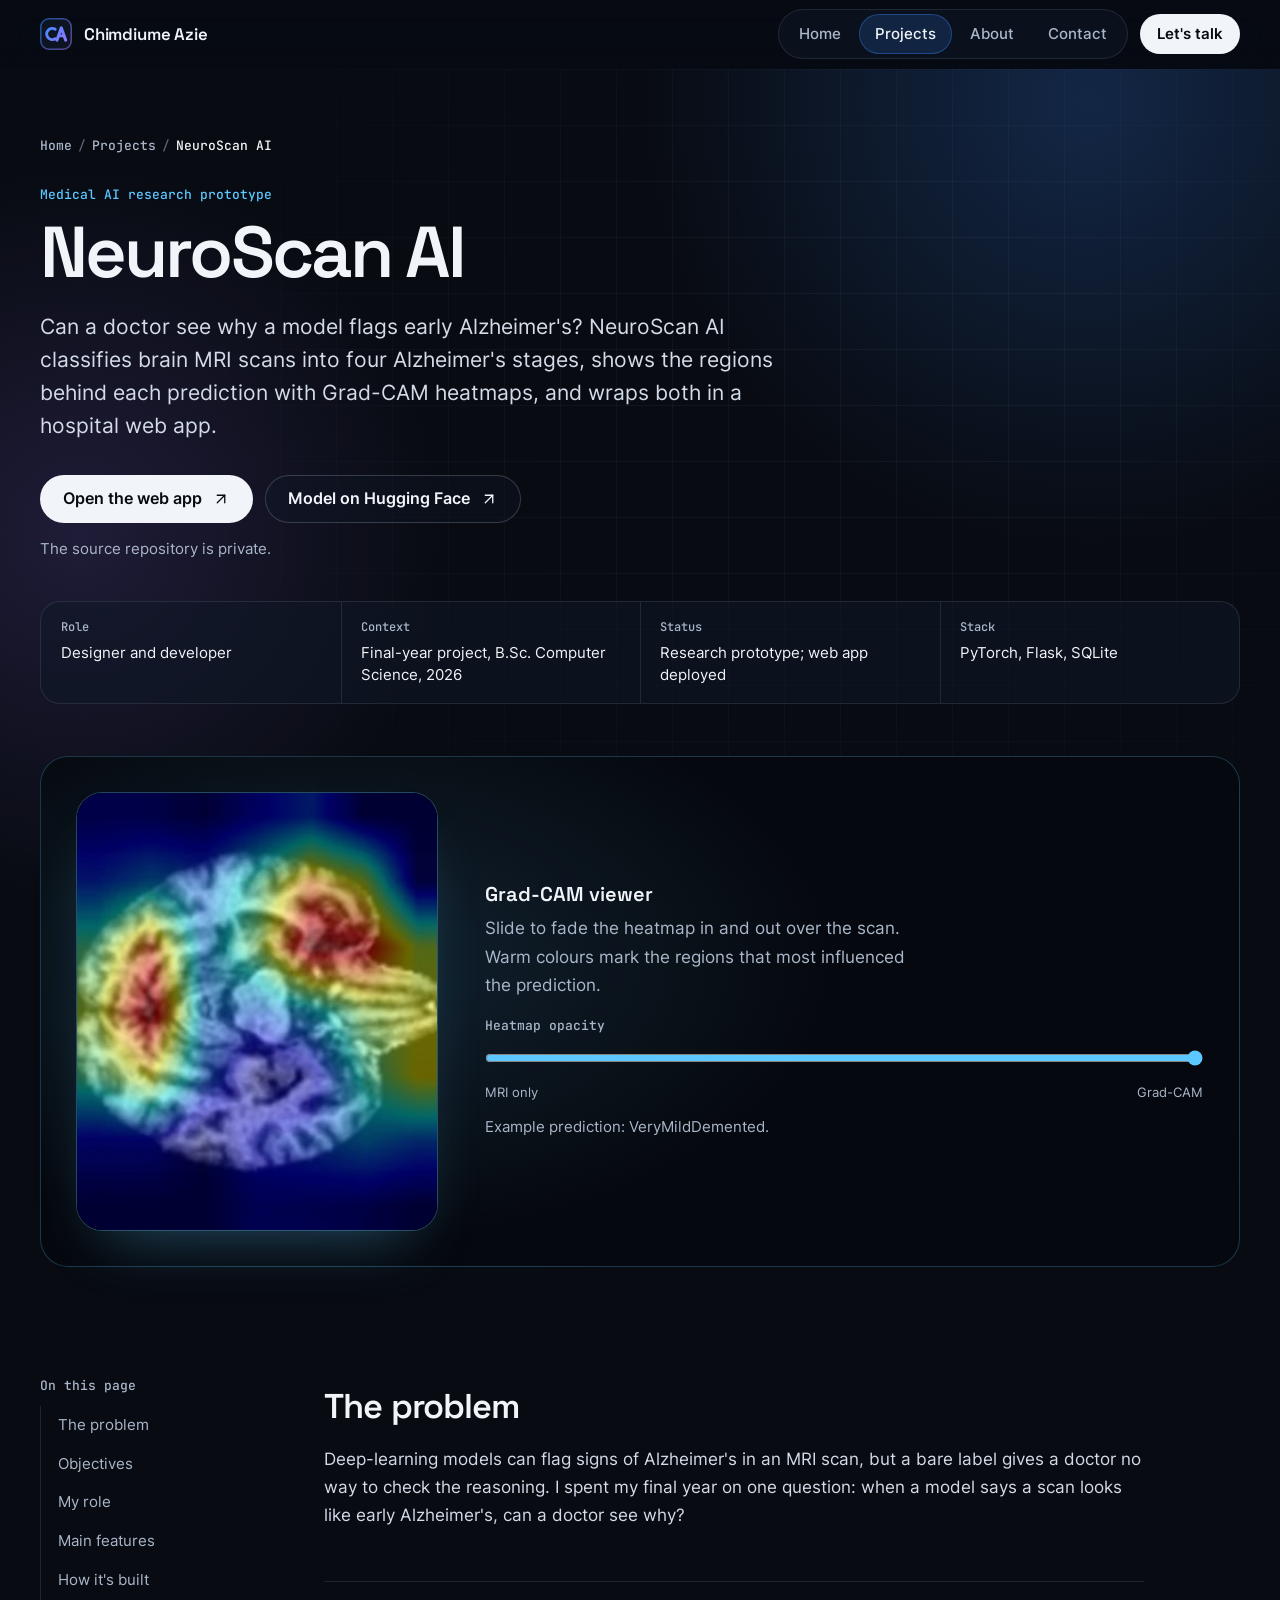
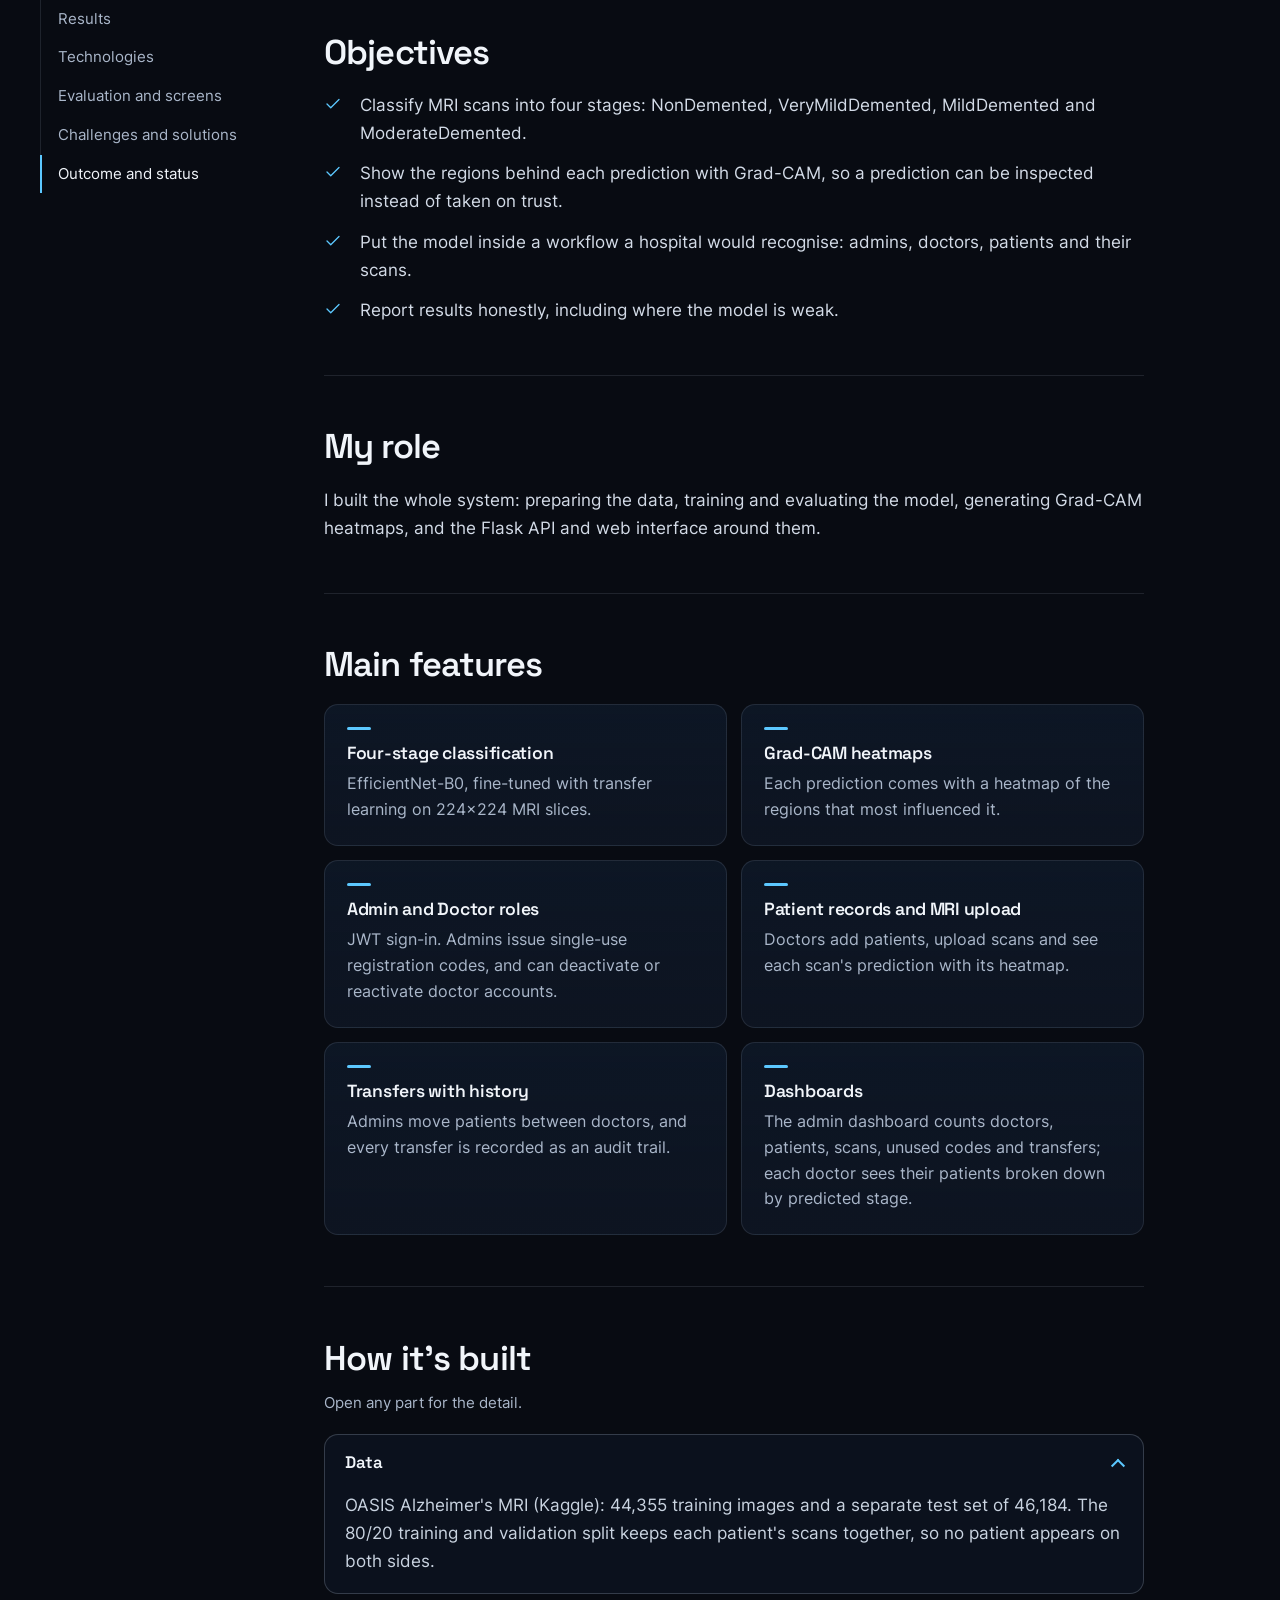
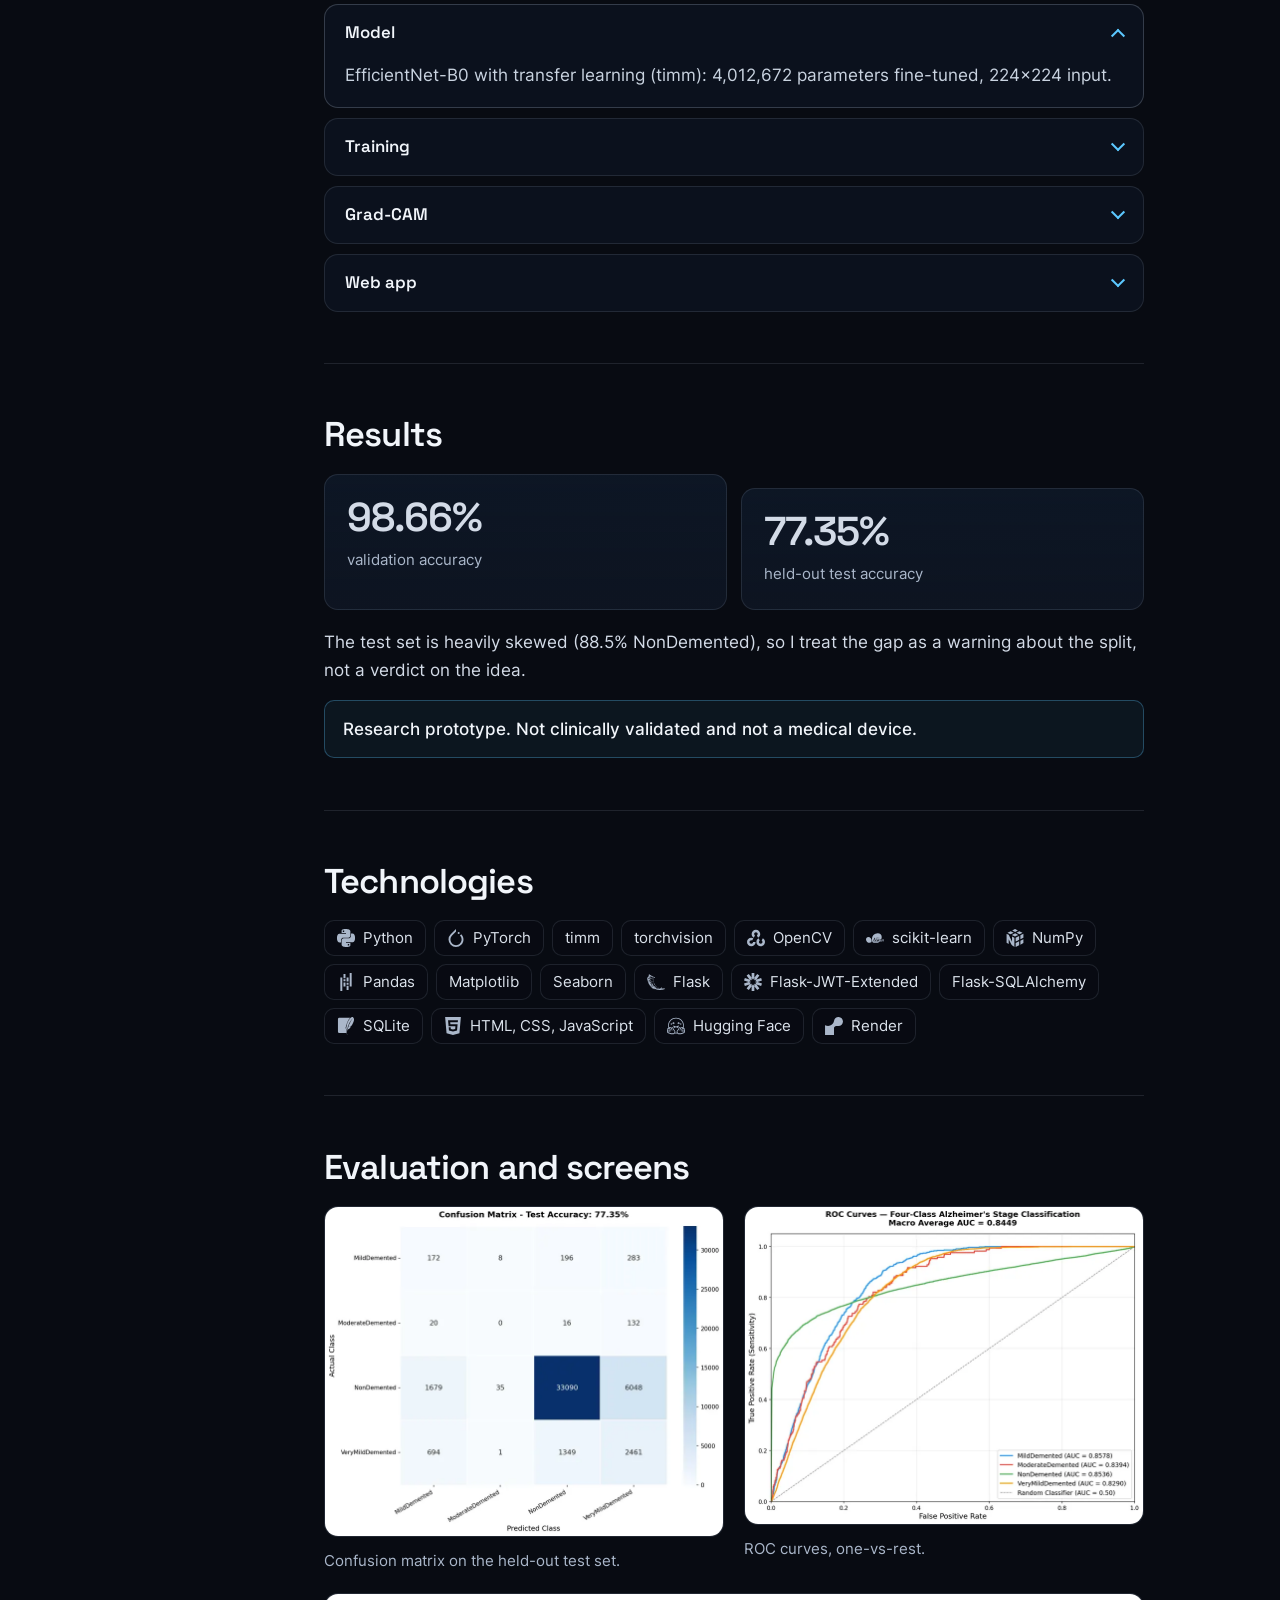
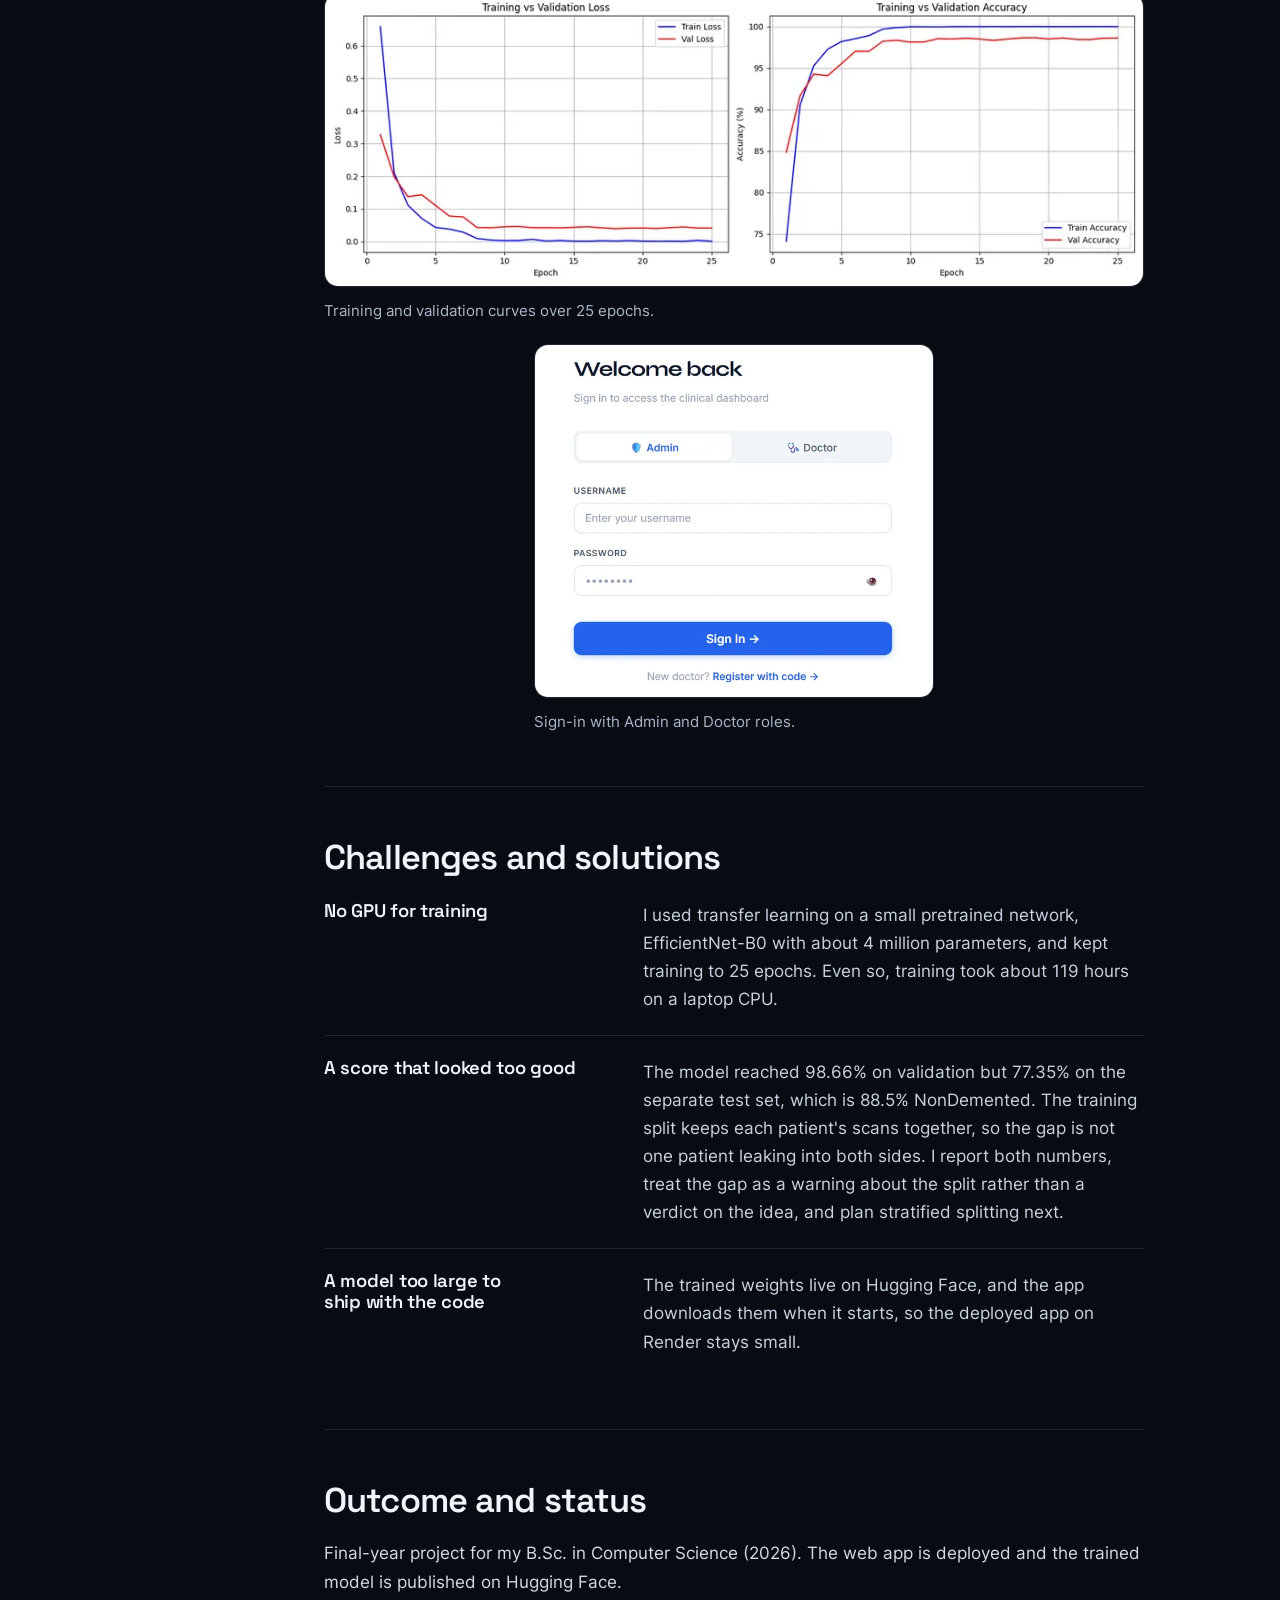
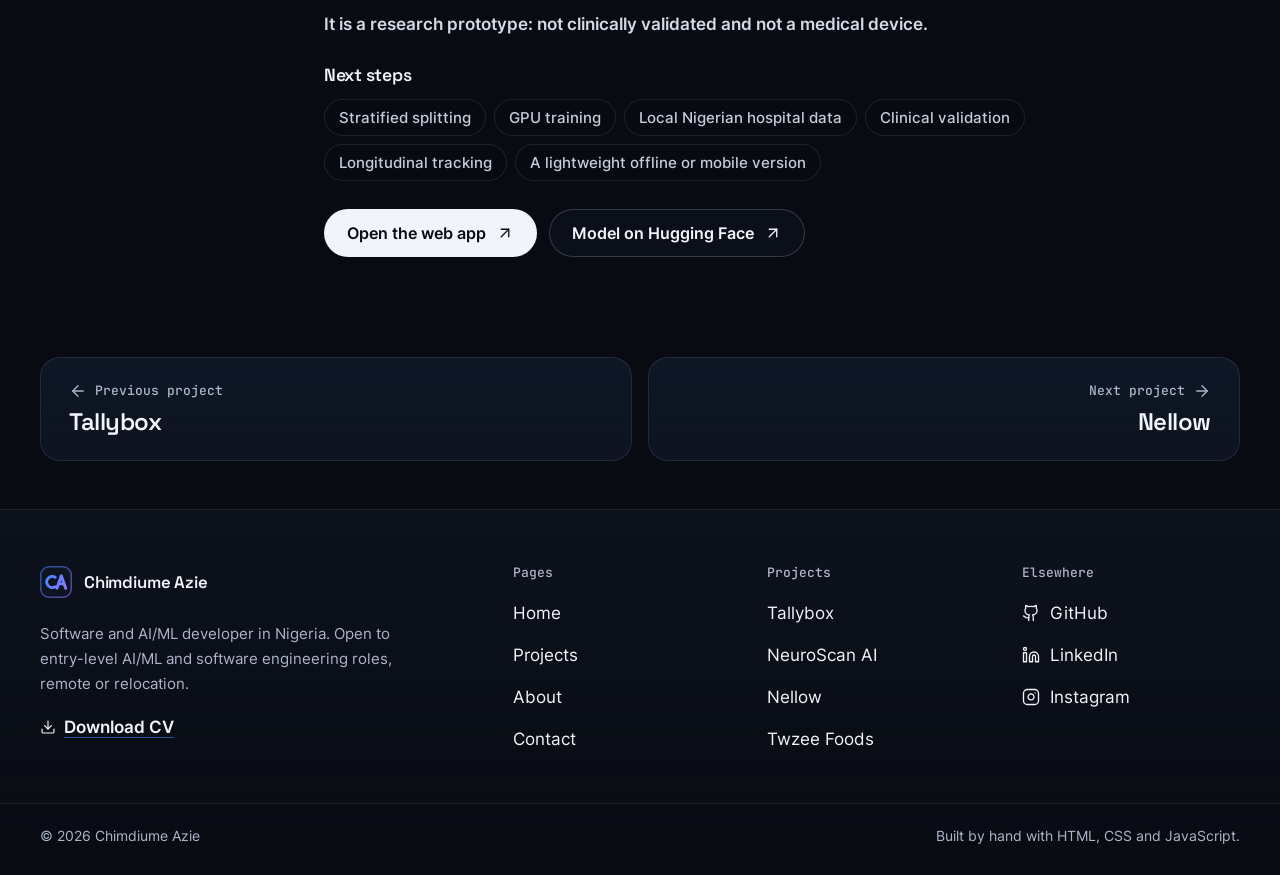
<file: projects/neuroscan-ai/index.html>
<!doctype html>
<html lang="en-GB">
<head>
<meta charset="utf-8">
<meta name="viewport" content="width=device-width, initial-scale=1">
<title>NeuroScan AI · Case study · Chimdiume Azie</title>
<meta name="description" content="NeuroScan AI: Can a doctor see why a model flags early Alzheimer's? NeuroScan AI classifies brain MRI scans into four Alzheimer's stages, shows the regions behind each prediction with Grad-CAM heatmaps, and wraps both in a hospital web app.">
<link rel="canonical" href="https://achimdi.github.io/portfolio/projects/neuroscan-ai/">
<meta name="theme-color" content="#080B12">
<meta name="color-scheme" content="dark">
<meta property="og:type" content="website">
<meta property="og:site_name" content="Chimdiume Azie">
<meta property="og:url" content="https://achimdi.github.io/portfolio/projects/neuroscan-ai/">
<meta property="og:title" content="NeuroScan AI · Case study · Chimdiume Azie">
<meta property="og:description" content="NeuroScan AI: Can a doctor see why a model flags early Alzheimer's? NeuroScan AI classifies brain MRI scans into four Alzheimer's stages, shows the regions behind each prediction with Grad-CAM heatmaps, and wraps both in a hospital web app.">
<meta property="og:image" content="https://achimdi.github.io/portfolio/assets/og.jpg">
<meta property="og:image:width" content="1200">
<meta property="og:image:height" content="630">
<meta property="og:image:alt" content="Chimdiume Azie, software and AI/ML developer: portrait with the headline Building software that solves real problems.">
<meta name="twitter:card" content="summary_large_image">
<meta name="twitter:title" content="NeuroScan AI · Case study · Chimdiume Azie">
<meta name="twitter:description" content="NeuroScan AI: Can a doctor see why a model flags early Alzheimer's? NeuroScan AI classifies brain MRI scans into four Alzheimer's stages, shows the regions behind each prediction with Grad-CAM heatmaps, and wraps both in a hospital web app.">
<meta name="twitter:image" content="https://achimdi.github.io/portfolio/assets/og.jpg">
<meta name="twitter:image:alt" content="Chimdiume Azie, software and AI/ML developer: portrait with the headline Building software that solves real problems.">
<link rel="icon" href="../../assets/favicon.svg" type="image/svg+xml">
<link rel="icon" href="../../assets/favicon-32x32.png" type="image/png" sizes="32x32">
<link rel="icon" href="../../assets/favicon-16x16.png" type="image/png" sizes="16x16">
<link rel="apple-touch-icon" href="../../assets/apple-touch-icon.png">
<link rel="preload" href="../../assets/fonts/space-grotesk-latin-wght.woff2" as="font" type="font/woff2" crossorigin>
<link rel="preload" href="../../assets/fonts/inter-latin-wght.woff2" as="font" type="font/woff2" crossorigin>
<link rel="stylesheet" href="../../assets/css/site.css">
<script>document.documentElement.classList.add('js')</script>
<script src="../../assets/js/site.js" defer></script>
</head>
<body class="page-case">
<a class="skip-link" href="#main">Skip to content</a>
<header class="site-header" data-header>
  <div class="wrap header-row">
    <a class="brand" href="../../" aria-label="Chimdiume Azie, home"><svg class="brand-mark" width="32" height="32" viewBox="0 0 32 32" aria-hidden="true" focusable="false"><defs><linearGradient id="ca-grad-hdr" x1="4" y1="6" x2="28" y2="26" gradientUnits="userSpaceOnUse"><stop offset="0" stop-color="#398BFF"/><stop offset="1" stop-color="#9875FF"/></linearGradient></defs><rect x="0.75" y="0.75" width="30.5" height="30.5" rx="8.25" fill="#0D1422" stroke="url(#ca-grad-hdr)" stroke-opacity=".55" stroke-width="1.5"/><path d="M15.2 11.2A5.6 5.6 0 1 0 15.2 20.8" fill="none" stroke="url(#ca-grad-hdr)" stroke-width="3" stroke-linecap="round"/><path d="M16.9 22.2 21.3 9.8l4.4 12.4" fill="none" stroke="url(#ca-grad-hdr)" stroke-width="3" stroke-linecap="round" stroke-linejoin="round"/><path d="M18.6 17.9h5.4" stroke="url(#ca-grad-hdr)" stroke-width="2.6" stroke-linecap="round"/></svg><span class="brand-name">Chimdiume Azie</span></a>
    <nav class="site-nav" id="site-nav" aria-label="Main">
      <ul class="nav-list"><li><a href="../../">Home</a></li><li><a href="../../projects/" aria-current="page">Projects</a></li><li><a href="../../about/">About</a></li><li><a href="../../contact/">Contact</a></li></ul>
      <a class="btn btn-primary btn-sm nav-cta" href="../../contact/">Let's talk</a>
    </nav>
    <button class="nav-toggle" type="button" aria-expanded="false" aria-controls="site-nav" data-nav-toggle>
      <span class="nav-toggle-open"><svg class="icon" width="22" height="22" viewBox="0 0 24 24" fill="none" stroke="currentColor" stroke-width="1.75" stroke-linecap="round" stroke-linejoin="round" aria-hidden="true" focusable="false"><path d="M4 7h16"/><path d="M4 12h16"/><path d="M4 17h16"/></svg></span><span class="nav-toggle-close"><svg class="icon" width="22" height="22" viewBox="0 0 24 24" fill="none" stroke="currentColor" stroke-width="1.75" stroke-linecap="round" stroke-linejoin="round" aria-hidden="true" focusable="false"><path d="M18 6 6 18"/><path d="m6 6 12 12"/></svg></span><span class="sr-only">Menu</span>
    </button>
  </div>
</header>
<main id="main" tabindex="-1">

<article class="case case--neuro">
  <header class="case-head">
    <div class="hero-bg" aria-hidden="true"><span class="glow glow-a"></span><span class="glow glow-b"></span><span class="grid-lines"></span></div>
    <div class="wrap">
      <nav class="crumbs" aria-label="Breadcrumb"><ol><li><a href="../../">Home</a></li><li><a href="../">Projects</a></li><li><span aria-current="page">NeuroScan AI</span></li></ol></nav>
      <p class="case-cat">Medical AI research prototype</p>
      <h1 class="page-title">NeuroScan AI</h1>
      <p class="lead">Can a doctor see why a model flags early Alzheimer's? NeuroScan AI classifies brain MRI scans into four Alzheimer's stages, shows the regions behind each prediction with Grad-CAM heatmaps, and wraps both in a hospital web app.</p>
      <div class="actions"><a class="btn btn-primary" href="https://neuroscan-ai-yjp8.onrender.com/" target="_blank" rel="noopener">Open the web app<span class="sr-only"> for NeuroScan AI (opens in a new tab)</span><svg class="icon" width="18" height="18" viewBox="0 0 24 24" fill="none" stroke="currentColor" stroke-width="1.75" stroke-linecap="round" stroke-linejoin="round" aria-hidden="true" focusable="false"><path d="M7 7h10v10"/><path d="M7 17 17 7"/></svg></a><a class="btn btn-ghost" href="https://huggingface.co/ChimdiAzie/neuroscan-alzheimer-model" target="_blank" rel="noopener">Model on Hugging Face<span class="sr-only"> for NeuroScan AI (opens in a new tab)</span><svg class="icon" width="18" height="18" viewBox="0 0 24 24" fill="none" stroke="currentColor" stroke-width="1.75" stroke-linecap="round" stroke-linejoin="round" aria-hidden="true" focusable="false"><path d="M7 7h10v10"/><path d="M7 17 17 7"/></svg></a></div>
      <p class="repo-note">The source repository is private.</p>
      <dl class="facts"><div><dt>Role</dt><dd>Designer and developer</dd></div><div><dt>Context</dt><dd>Final-year project, B.Sc. Computer Science, 2026</dd></div><div><dt>Status</dt><dd>Research prototype; web app deployed</dd></div><div><dt>Stack</dt><dd>PyTorch, Flask, SQLite</dd></div></dl>
    </div>
    <div class="wrap case-media"><figure class="cam-viewer" style="view-transition-name: shot-neuroscan-ai">
      <div class="cam-stage">
        <img src="../../assets/img/mri-slice.webp" width="336" height="408" alt="Axial brain MRI slice from the app.">
        <img class="cam-overlay" src="../../assets/img/gradcam.webp" width="336" height="408" alt="Grad-CAM heatmap for the same slice. Warm colours mark the regions that most influenced the prediction.">
      </div>
      <div class="cam-panel">
        <p class="cam-title">Grad-CAM viewer</p>
        <p class="cam-text">Slide to fade the heatmap in and out over the scan. Warm colours mark the regions that most influenced the prediction.</p>
        <label class="cam-label" for="cam-range">Heatmap opacity</label>
        <input id="cam-range" type="range" min="0" max="100" step="5" value="100" aria-valuetext="Heatmap 100% visible">
        <div class="cam-ends" aria-hidden="true"><span>MRI only</span><span>Grad-CAM</span></div>
        <figcaption>Example prediction: VeryMildDemented.</figcaption>
      </div>
    </figure></div>
  </header>

  <div class="wrap case-layout">
    <nav class="toc" aria-label="On this page">
      <p class="toc-title">On this page</p>
      <ol><li><a href="#problem">The problem</a></li><li><a href="#objectives">Objectives</a></li><li><a href="#role">My role</a></li><li><a href="#features">Main features</a></li><li><a href="#build">How it's built</a></li><li><a href="#results">Results</a></li><li><a href="#stack">Technologies</a></li><li><a href="#screens">Evaluation and screens</a></li><li><a href="#challenges">Challenges and solutions</a></li><li><a href="#outcome">Outcome and status</a></li></ol>
    </nav>
    <div class="case-body">
      <section id="problem" class="case-section" aria-labelledby="problem-h"><h2 id="problem-h">The problem</h2><p>Deep-learning models can flag signs of Alzheimer's in an MRI scan, but a bare label gives a doctor no way to check the reasoning. I spent my final year on one question: when a model says a scan looks like early Alzheimer's, can a doctor see why?</p></section>
      <section id="objectives" class="case-section" aria-labelledby="objectives-h"><h2 id="objectives-h">Objectives</h2>
        <ul class="checklist"><li><svg class="icon" width="18" height="18" viewBox="0 0 24 24" fill="none" stroke="currentColor" stroke-width="1.75" stroke-linecap="round" stroke-linejoin="round" aria-hidden="true" focusable="false"><path d="M20 6 9 17l-5-5"/></svg><span>Classify MRI scans into four stages: NonDemented, VeryMildDemented, MildDemented and ModerateDemented.</span></li><li><svg class="icon" width="18" height="18" viewBox="0 0 24 24" fill="none" stroke="currentColor" stroke-width="1.75" stroke-linecap="round" stroke-linejoin="round" aria-hidden="true" focusable="false"><path d="M20 6 9 17l-5-5"/></svg><span>Show the regions behind each prediction with Grad-CAM, so a prediction can be inspected instead of taken on trust.</span></li><li><svg class="icon" width="18" height="18" viewBox="0 0 24 24" fill="none" stroke="currentColor" stroke-width="1.75" stroke-linecap="round" stroke-linejoin="round" aria-hidden="true" focusable="false"><path d="M20 6 9 17l-5-5"/></svg><span>Put the model inside a workflow a hospital would recognise: admins, doctors, patients and their scans.</span></li><li><svg class="icon" width="18" height="18" viewBox="0 0 24 24" fill="none" stroke="currentColor" stroke-width="1.75" stroke-linecap="round" stroke-linejoin="round" aria-hidden="true" focusable="false"><path d="M20 6 9 17l-5-5"/></svg><span>Report results honestly, including where the model is weak.</span></li></ul></section>
      <section id="role" class="case-section" aria-labelledby="role-h"><h2 id="role-h">My role</h2><p>I built the whole system: preparing the data, training and evaluating the model, generating Grad-CAM heatmaps, and the Flask API and web interface around them.</p></section>
      <section id="features" class="case-section" aria-labelledby="features-h"><h2 id="features-h">Main features</h2>
        <div class="feature-grid"><div class="feat" data-reveal><h3>Four-stage classification</h3><p>EfficientNet-B0, fine-tuned with transfer learning on 224×224 MRI slices.</p></div><div class="feat" data-reveal><h3>Grad-CAM heatmaps</h3><p>Each prediction comes with a heatmap of the regions that most influenced it.</p></div><div class="feat" data-reveal><h3>Admin and Doctor roles</h3><p>JWT sign-in. Admins issue single-use registration codes, and can deactivate or reactivate doctor accounts.</p></div><div class="feat" data-reveal><h3>Patient records and MRI upload</h3><p>Doctors add patients, upload scans and see each scan's prediction with its heatmap.</p></div><div class="feat" data-reveal><h3>Transfers with history</h3><p>Admins move patients between doctors, and every transfer is recorded as an audit trail.</p></div><div class="feat" data-reveal><h3>Dashboards</h3><p>The admin dashboard counts doctors, patients, scans, unused codes and transfers; each doctor sees their patients broken down by predicted stage.</p></div></div></section>
      <section id="build" class="case-section" aria-labelledby="build-h"><h2 id="build-h">How it's built</h2>
        <p class="section-note">Open any part for the detail.</p>
        <div class="accordion"><details class="acc" open><summary>Data</summary><div class="acc-body"><p>OASIS Alzheimer's MRI (Kaggle): 44,355 training images and a separate test set of 46,184. The 80/20 training and validation split keeps each patient's scans together, so no patient appears on both sides.</p></div></details><details class="acc" open><summary>Model</summary><div class="acc-body"><p>EfficientNet-B0 with transfer learning (timm): 4,012,672 parameters fine-tuned, 224×224 input.</p></div></details><details class="acc"><summary>Training</summary><div class="acc-body"><p>Class-weighted cross-entropy, light augmentation, Adam 1e-4, batch 32, 25 epochs: about 119 hours on a laptop with no GPU (training, not inference).</p></div></details><details class="acc"><summary>Grad-CAM</summary><div class="acc-body"><p>For Mild and Moderate cases the heatmaps concentrated around the hippocampus, medial temporal lobe and ventricles: consistent with known Alzheimer's regions, but not clinically validated.</p></div></details><details class="acc"><summary>Web app</summary><div class="acc-body"><p>Flask REST API with separate modules for auth, admin, doctors and patients; Flask-JWT-Extended and Flask-SQLAlchemy over SQLite; an HTML, CSS and JavaScript front end. The trained model is downloaded from Hugging Face when the app starts, and the app is deployed on Render.</p></div></details></div></section>
      
      <section id="results" class="case-section" aria-labelledby="results-h">
        <h2 id="results-h">Results</h2>
        <div class="stats">
          <p class="stat"><strong>98.66%</strong><span>validation accuracy</span></p>
          <p class="stat"><strong>77.35%</strong><span>held-out test accuracy</span></p>
        </div>
        <p>The test set is heavily skewed (88.5% NonDemented), so I treat the gap as a warning about the split, not a verdict on the idea.</p>
        <p class="disclaimer">Research prototype. Not clinically validated and not a medical device.</p>
      </section>
      <section id="stack" class="case-section" aria-labelledby="stack-h"><h2 id="stack-h">Technologies</h2><ul class="tech-list"><li class="tech"><svg class="tech-logo" width="18" height="18" viewBox="0 0 24 24" fill="currentColor" aria-hidden="true" focusable="false"><use href="../../assets/icons/tech.svg#si-python"/></svg><span>Python</span></li><li class="tech"><svg class="tech-logo" width="18" height="18" viewBox="0 0 24 24" fill="currentColor" aria-hidden="true" focusable="false"><use href="../../assets/icons/tech.svg#si-pytorch"/></svg><span>PyTorch</span></li><li class="tech tech--text"><span>timm</span></li><li class="tech tech--text"><span>torchvision</span></li><li class="tech"><svg class="tech-logo" width="18" height="18" viewBox="0 0 24 24" fill="currentColor" aria-hidden="true" focusable="false"><use href="../../assets/icons/tech.svg#si-opencv"/></svg><span>OpenCV</span></li><li class="tech"><svg class="tech-logo" width="18" height="18" viewBox="0 0 24 24" fill="currentColor" aria-hidden="true" focusable="false"><use href="../../assets/icons/tech.svg#si-scikitlearn"/></svg><span>scikit-learn</span></li><li class="tech"><svg class="tech-logo" width="18" height="18" viewBox="0 0 24 24" fill="currentColor" aria-hidden="true" focusable="false"><use href="../../assets/icons/tech.svg#si-numpy"/></svg><span>NumPy</span></li><li class="tech"><svg class="tech-logo" width="18" height="18" viewBox="0 0 24 24" fill="currentColor" aria-hidden="true" focusable="false"><use href="../../assets/icons/tech.svg#si-pandas"/></svg><span>Pandas</span></li><li class="tech tech--text"><span>Matplotlib</span></li><li class="tech tech--text"><span>Seaborn</span></li><li class="tech"><svg class="tech-logo" width="18" height="18" viewBox="0 0 24 24" fill="currentColor" aria-hidden="true" focusable="false"><use href="../../assets/icons/tech.svg#si-flask"/></svg><span>Flask</span></li><li class="tech"><svg class="tech-logo" width="18" height="18" viewBox="0 0 24 24" fill="currentColor" aria-hidden="true" focusable="false"><use href="../../assets/icons/tech.svg#si-jsonwebtokens"/></svg><span>Flask-JWT-Extended</span></li><li class="tech tech--text"><span>Flask-SQLAlchemy</span></li><li class="tech"><svg class="tech-logo" width="18" height="18" viewBox="0 0 24 24" fill="currentColor" aria-hidden="true" focusable="false"><use href="../../assets/icons/tech.svg#si-sqlite"/></svg><span>SQLite</span></li><li class="tech"><svg class="tech-logo" width="18" height="18" viewBox="0 0 24 24" fill="currentColor" aria-hidden="true" focusable="false"><use href="../../assets/icons/tech.svg#si-html5"/></svg><span>HTML, CSS, JavaScript</span></li><li class="tech"><svg class="tech-logo" width="18" height="18" viewBox="0 0 24 24" fill="currentColor" aria-hidden="true" focusable="false"><use href="../../assets/icons/tech.svg#si-huggingface"/></svg><span>Hugging Face</span></li><li class="tech"><svg class="tech-logo" width="18" height="18" viewBox="0 0 24 24" fill="currentColor" aria-hidden="true" focusable="false"><use href="../../assets/icons/tech.svg#si-render"/></svg><span>Render</span></li></ul></section>
      <section id="screens" class="case-section" aria-labelledby="screens-h"><h2 id="screens-h">Evaluation and screens</h2>
        
        <ul class="gallery">
    <li class="shot" data-reveal>
      <figure>
        <a class="shot-link" href="../../assets/img/confusion-matrix.webp" aria-label="Open full-size image: Confusion matrix on the held-out test set."><img src="../../assets/img/confusion-matrix.webp" width="800" height="660" alt="Confusion matrix on the 46,184-image test set. Most NonDemented scans are correct; many are predicted VeryMildDemented, and no ModerateDemented scan is predicted correctly." loading="lazy" decoding="async"></a>
        <figcaption>Confusion matrix on the held-out test set.</figcaption>
      </figure>
    </li>
    <li class="shot" data-reveal>
      <figure>
        <a class="shot-link" href="../../assets/img/roc-curves.webp" aria-label="Open full-size image: ROC curves, one-vs-rest."><img src="../../assets/img/roc-curves.webp" width="800" height="636" alt="One-vs-rest ROC curves for the four classes." loading="lazy" decoding="async"></a>
        <figcaption>ROC curves, one-vs-rest.</figcaption>
      </figure>
    </li>
    <li class="shot shot--wide" data-reveal>
      <figure>
        <a class="shot-link" href="../../assets/img/training-curves.webp" aria-label="Open full-size image: Training and validation curves over 25 epochs."><img src="../../assets/img/training-curves.webp" width="900" height="321" alt="Training and validation loss and accuracy curves over 25 epochs." loading="lazy" decoding="async"></a>
        <figcaption>Training and validation curves over 25 epochs.</figcaption>
      </figure>
    </li>
    <li class="shot shot--center" data-reveal>
      <figure>
        <a class="shot-link" href="../../assets/img/neuroscan-signin.webp" aria-label="Open full-size image: Sign-in with Admin and Doctor roles."><img src="../../assets/img/neuroscan-signin.webp" width="700" height="620" alt="NeuroScan AI sign-in screen with Admin and Doctor roles." loading="lazy" decoding="async"></a>
        <figcaption>Sign-in with Admin and Doctor roles.</figcaption>
      </figure>
    </li></ul></section>
      <section id="challenges" class="case-section" aria-labelledby="challenges-h"><h2 id="challenges-h">Challenges and solutions</h2>
        <div class="challenges"><div class="challenge" data-reveal><h3>No GPU for training</h3><p>I used transfer learning on a small pretrained network, EfficientNet-B0 with about 4 million parameters, and kept training to 25 epochs. Even so, training took about 119 hours on a laptop CPU.</p></div><div class="challenge" data-reveal><h3>A score that looked too good</h3><p>The model reached 98.66% on validation but 77.35% on the separate test set, which is 88.5% NonDemented. The training split keeps each patient's scans together, so the gap is not one patient leaking into both sides. I report both numbers, treat the gap as a warning about the split rather than a verdict on the idea, and plan stratified splitting next.</p></div><div class="challenge" data-reveal><h3>A model too large to ship with the code</h3><p>The trained weights live on Hugging Face, and the app downloads them when it starts, so the deployed app on Render stays small.</p></div></div></section>
      <section id="outcome" class="case-section" aria-labelledby="outcome-h"><h2 id="outcome-h">Outcome and status</h2><p>Final-year project for my B.Sc. in Computer Science (2026). The web app is deployed and the trained model is published on Hugging Face.</p><p><strong>It is a research prototype: not clinically validated and not a medical device.</strong></p>
        <h3 class="sub-h">Next steps</h3><ul class="tags tags--loose"><li>Stratified splitting</li><li>GPU training</li><li>Local Nigerian hospital data</li><li>Clinical validation</li><li>Longitudinal tracking</li><li>A lightweight offline or mobile version</li></ul>
        <div class="actions"><a class="btn btn-primary" href="https://neuroscan-ai-yjp8.onrender.com/" target="_blank" rel="noopener">Open the web app<span class="sr-only"> for NeuroScan AI (opens in a new tab)</span><svg class="icon" width="18" height="18" viewBox="0 0 24 24" fill="none" stroke="currentColor" stroke-width="1.75" stroke-linecap="round" stroke-linejoin="round" aria-hidden="true" focusable="false"><path d="M7 7h10v10"/><path d="M7 17 17 7"/></svg></a><a class="btn btn-ghost" href="https://huggingface.co/ChimdiAzie/neuroscan-alzheimer-model" target="_blank" rel="noopener">Model on Hugging Face<span class="sr-only"> for NeuroScan AI (opens in a new tab)</span><svg class="icon" width="18" height="18" viewBox="0 0 24 24" fill="none" stroke="currentColor" stroke-width="1.75" stroke-linecap="round" stroke-linejoin="round" aria-hidden="true" focusable="false"><path d="M7 7h10v10"/><path d="M7 17 17 7"/></svg></a></div></section>
    </div>
  </div>

  <nav class="wrap case-nav" aria-label="More projects">
    <a class="case-nav-link" href="../../projects/tallybox/"><span class="case-nav-dir"><svg class="icon" width="18" height="18" viewBox="0 0 24 24" fill="none" stroke="currentColor" stroke-width="1.75" stroke-linecap="round" stroke-linejoin="round" aria-hidden="true" focusable="false"><path d="M19 12H5"/><path d="m12 19-7-7 7-7"/></svg>Previous project</span><span class="case-nav-name">Tallybox</span></a>
    <a class="case-nav-link case-nav-link--next" href="../../projects/nellow/"><span class="case-nav-dir">Next project<svg class="icon" width="18" height="18" viewBox="0 0 24 24" fill="none" stroke="currentColor" stroke-width="1.75" stroke-linecap="round" stroke-linejoin="round" aria-hidden="true" focusable="false"><path d="M5 12h14"/><path d="m12 5 7 7-7 7"/></svg></span><span class="case-nav-name">Nellow</span></a>
  </nav>
</article>
</main>
<footer class="site-footer">
  <div class="wrap footer-grid">
    <div class="footer-brand">
      <a class="brand" href="../../" aria-label="Chimdiume Azie, home"><svg class="brand-mark" width="32" height="32" viewBox="0 0 32 32" aria-hidden="true" focusable="false"><defs><linearGradient id="ca-grad-ftr" x1="4" y1="6" x2="28" y2="26" gradientUnits="userSpaceOnUse"><stop offset="0" stop-color="#398BFF"/><stop offset="1" stop-color="#9875FF"/></linearGradient></defs><rect x="0.75" y="0.75" width="30.5" height="30.5" rx="8.25" fill="#0D1422" stroke="url(#ca-grad-ftr)" stroke-opacity=".55" stroke-width="1.5"/><path d="M15.2 11.2A5.6 5.6 0 1 0 15.2 20.8" fill="none" stroke="url(#ca-grad-ftr)" stroke-width="3" stroke-linecap="round"/><path d="M16.9 22.2 21.3 9.8l4.4 12.4" fill="none" stroke="url(#ca-grad-ftr)" stroke-width="3" stroke-linecap="round" stroke-linejoin="round"/><path d="M18.6 17.9h5.4" stroke="url(#ca-grad-ftr)" stroke-width="2.6" stroke-linecap="round"/></svg><span class="brand-name">Chimdiume Azie</span></a>
      <p>Software and AI/ML developer in Nigeria. Open to entry-level AI/ML and software engineering roles, remote or relocation.</p>
      <a class="text-link" href="../../CV.pdf" download="Chimdiume-Azie-CV.pdf"><svg class="icon" width="16" height="16" viewBox="0 0 24 24" fill="none" stroke="currentColor" stroke-width="1.75" stroke-linecap="round" stroke-linejoin="round" aria-hidden="true" focusable="false"><path d="M21 15v4a2 2 0 0 1-2 2H5a2 2 0 0 1-2-2v-4"/><path d="m7 10 5 5 5-5"/><path d="M12 15V3"/></svg> Download CV</a>
    </div>
    <nav class="footer-col" aria-label="Pages"><h2>Pages</h2><ul><li><a href="../../">Home</a></li><li><a href="../../projects/">Projects</a></li><li><a href="../../about/">About</a></li><li><a href="../../contact/">Contact</a></li></ul></nav>
    <nav class="footer-col" aria-label="Projects"><h2>Projects</h2><ul><li><a href="../../projects/tallybox/">Tallybox</a></li><li><a href="../../projects/neuroscan-ai/">NeuroScan AI</a></li><li><a href="../../projects/nellow/">Nellow</a></li><li><a href="../../projects/twzee-foods/">Twzee Foods</a></li></ul></nav>
    <div class="footer-col"><h2>Elsewhere</h2><ul class="footer-social"><li><a href="https://github.com/Achimdi" target="_blank" rel="noopener" aria-label="GitHub (Achimdi)"><svg class="icon" width="18" height="18" viewBox="0 0 24 24" fill="none" stroke="currentColor" stroke-width="1.75" stroke-linecap="round" stroke-linejoin="round" aria-hidden="true" focusable="false"><path d="M15 22v-4a4.8 4.8 0 0 0-1-3.5c3 0 6-2 6-5.5.08-1.25-.27-2.48-1-3.5.28-1.15.28-2.35 0-3.5 0 0-1 0-3 1.5-2.64-.5-5.36-.5-8 0C6 2 5 2 5 2c-.3 1.15-.3 2.35 0 3.5A5.4 5.4 0 0 0 4 9c0 3.5 3 5.5 6 5.5-.39.49-.68 1.05-.85 1.65-.17.6-.22 1.23-.15 1.85v4"/><path d="M9 18c-4.51 2-5-2-7-2"/></svg><span>GitHub</span></a></li><li><a href="https://www.linkedin.com/in/chimdiume-azie-73a477448/" target="_blank" rel="noopener" aria-label="LinkedIn (chimdiume-azie)"><svg class="icon" width="18" height="18" viewBox="0 0 24 24" fill="none" stroke="currentColor" stroke-width="1.75" stroke-linecap="round" stroke-linejoin="round" aria-hidden="true" focusable="false"><path d="M16 8a6 6 0 0 1 6 6v7h-4v-7a2 2 0 0 0-2-2 2 2 0 0 0-2 2v7h-4v-7a6 6 0 0 1 6-6z"/><rect width="4" height="12" x="2" y="9"/><circle cx="4" cy="4" r="2"/></svg><span>LinkedIn</span></a></li><li><a href="https://www.instagram.com/azie_web/" target="_blank" rel="noopener" aria-label="Instagram (@azie_web)"><svg class="icon" width="18" height="18" viewBox="0 0 24 24" fill="none" stroke="currentColor" stroke-width="1.75" stroke-linecap="round" stroke-linejoin="round" aria-hidden="true" focusable="false"><rect width="20" height="20" x="2" y="2" rx="5"/><path d="M16 11.37A4 4 0 1 1 12.63 8 4 4 0 0 1 16 11.37z"/><path d="M17.5 6.5h.01"/></svg><span>Instagram</span></a></li></ul></div>
  </div>
  <div class="wrap footer-base"><p>© 2026 Chimdiume Azie</p><p>Built by hand with HTML, CSS and JavaScript.</p></div>
</footer>
</body>
</html>
</file>
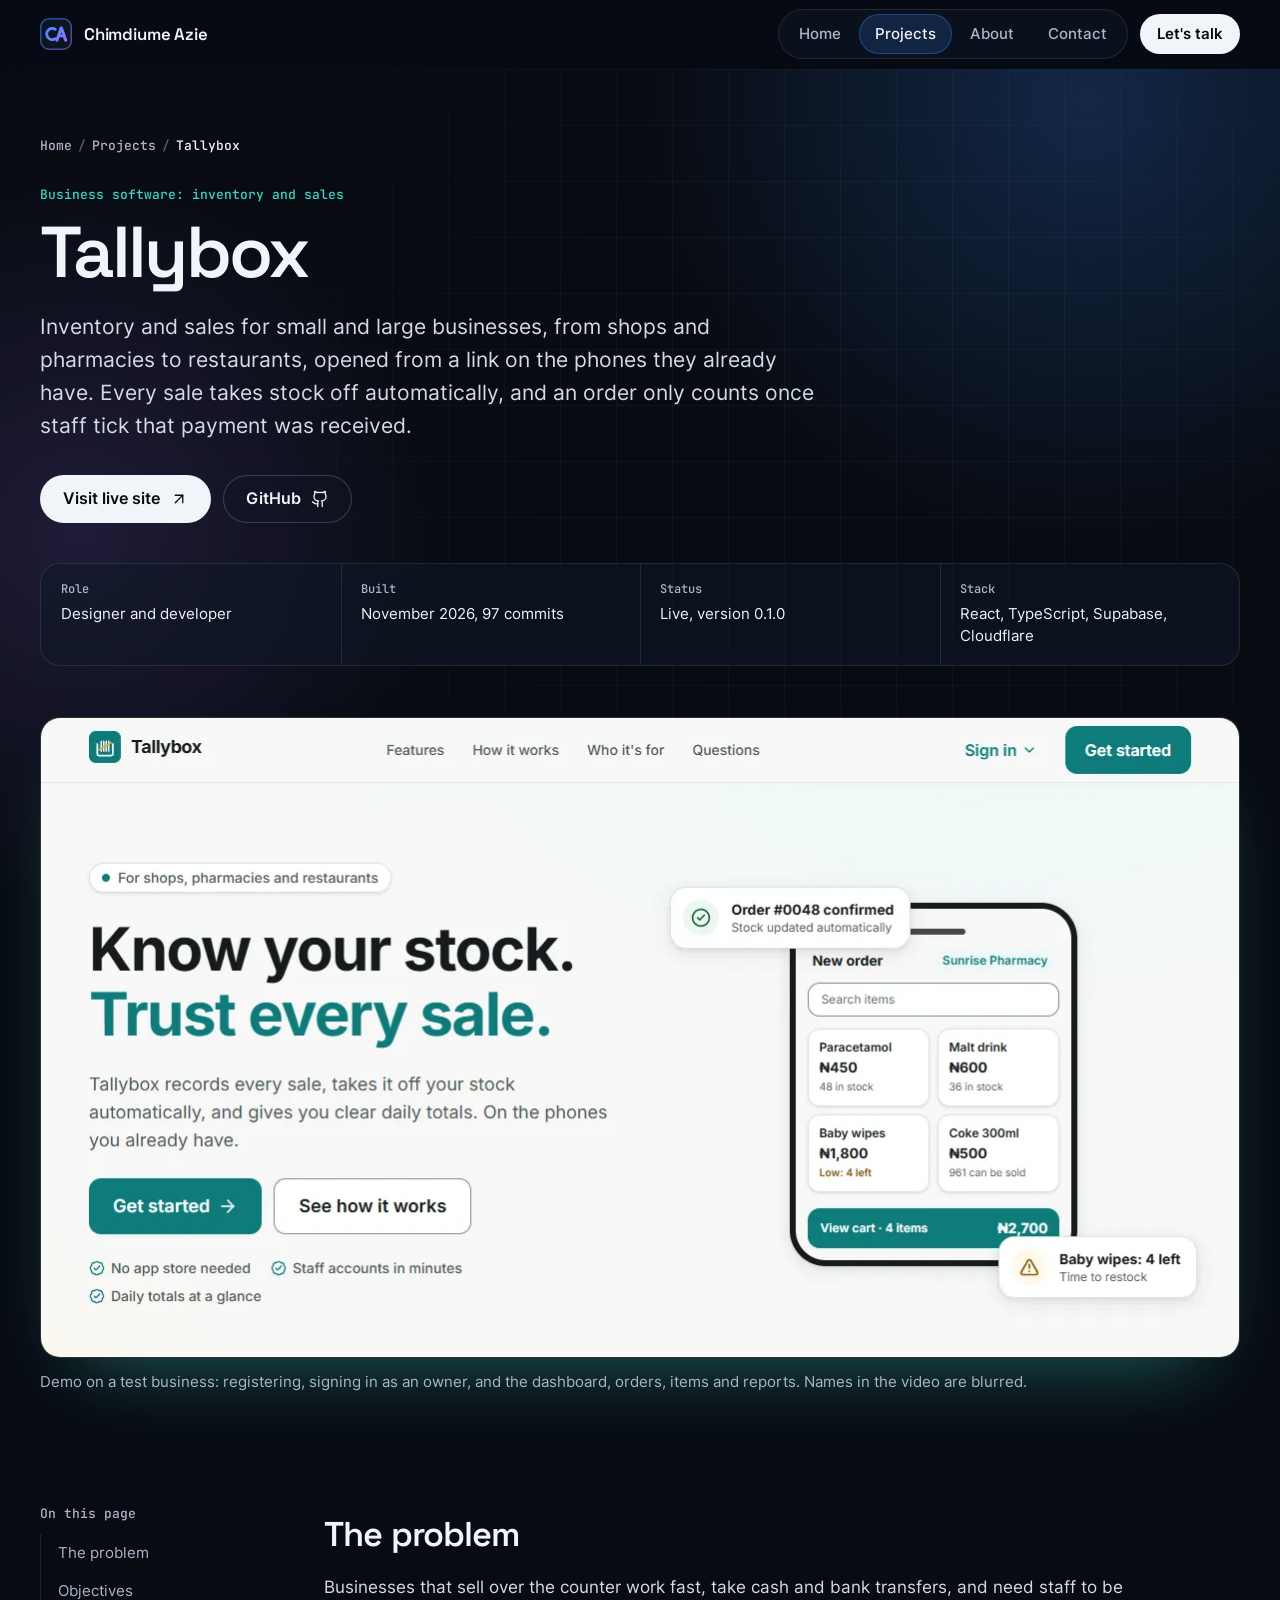
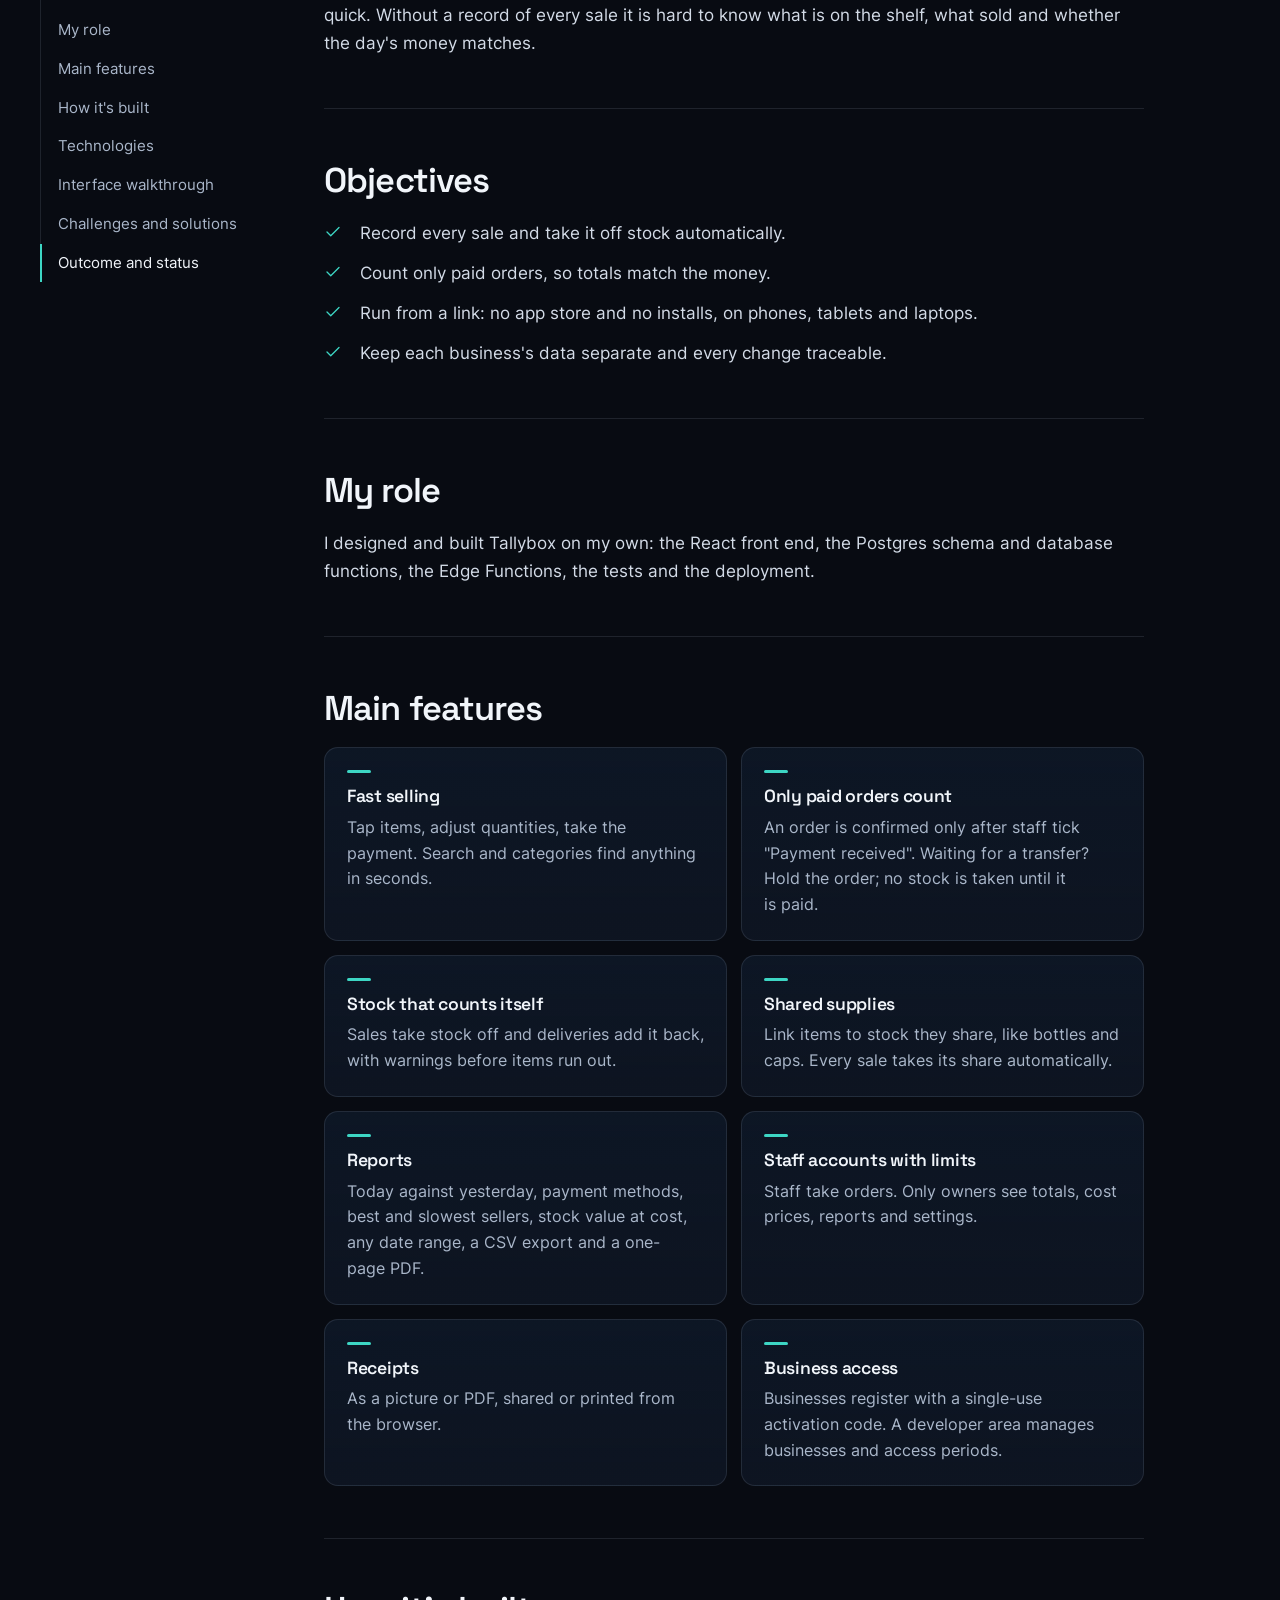
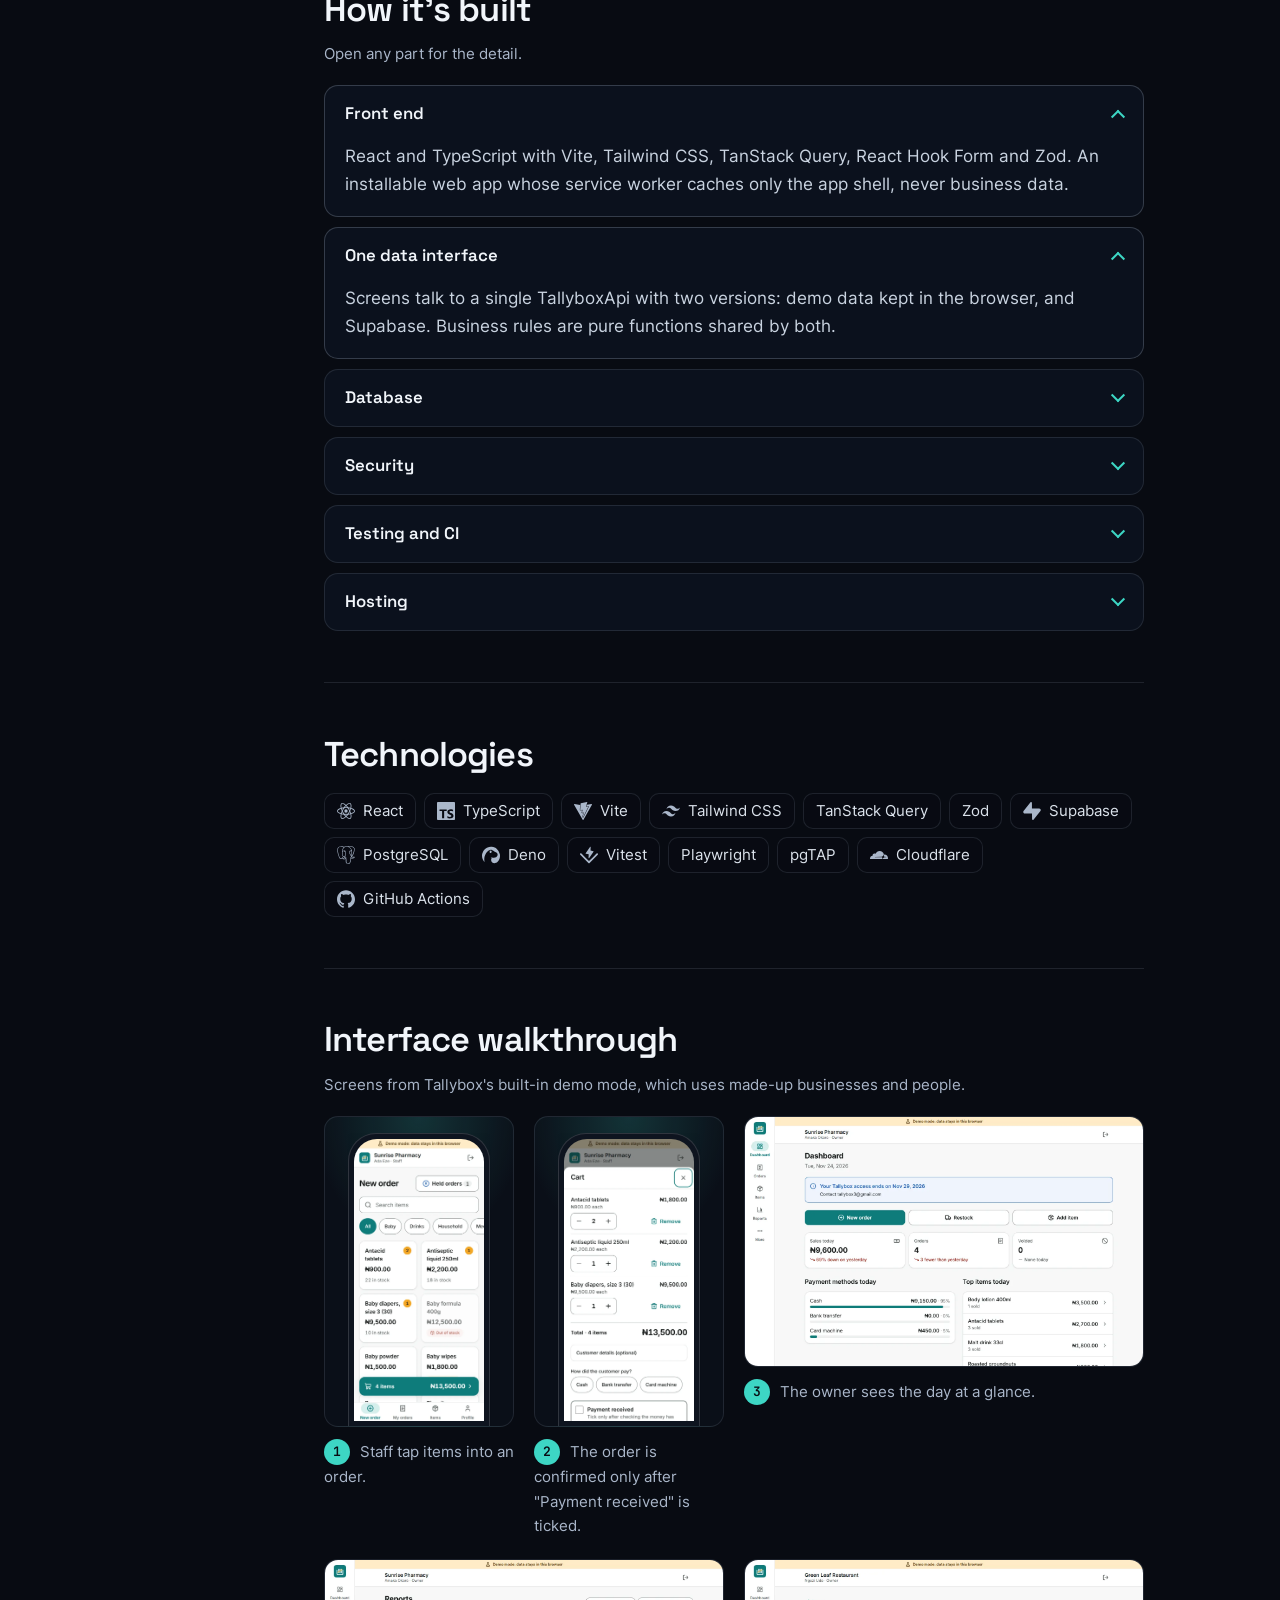
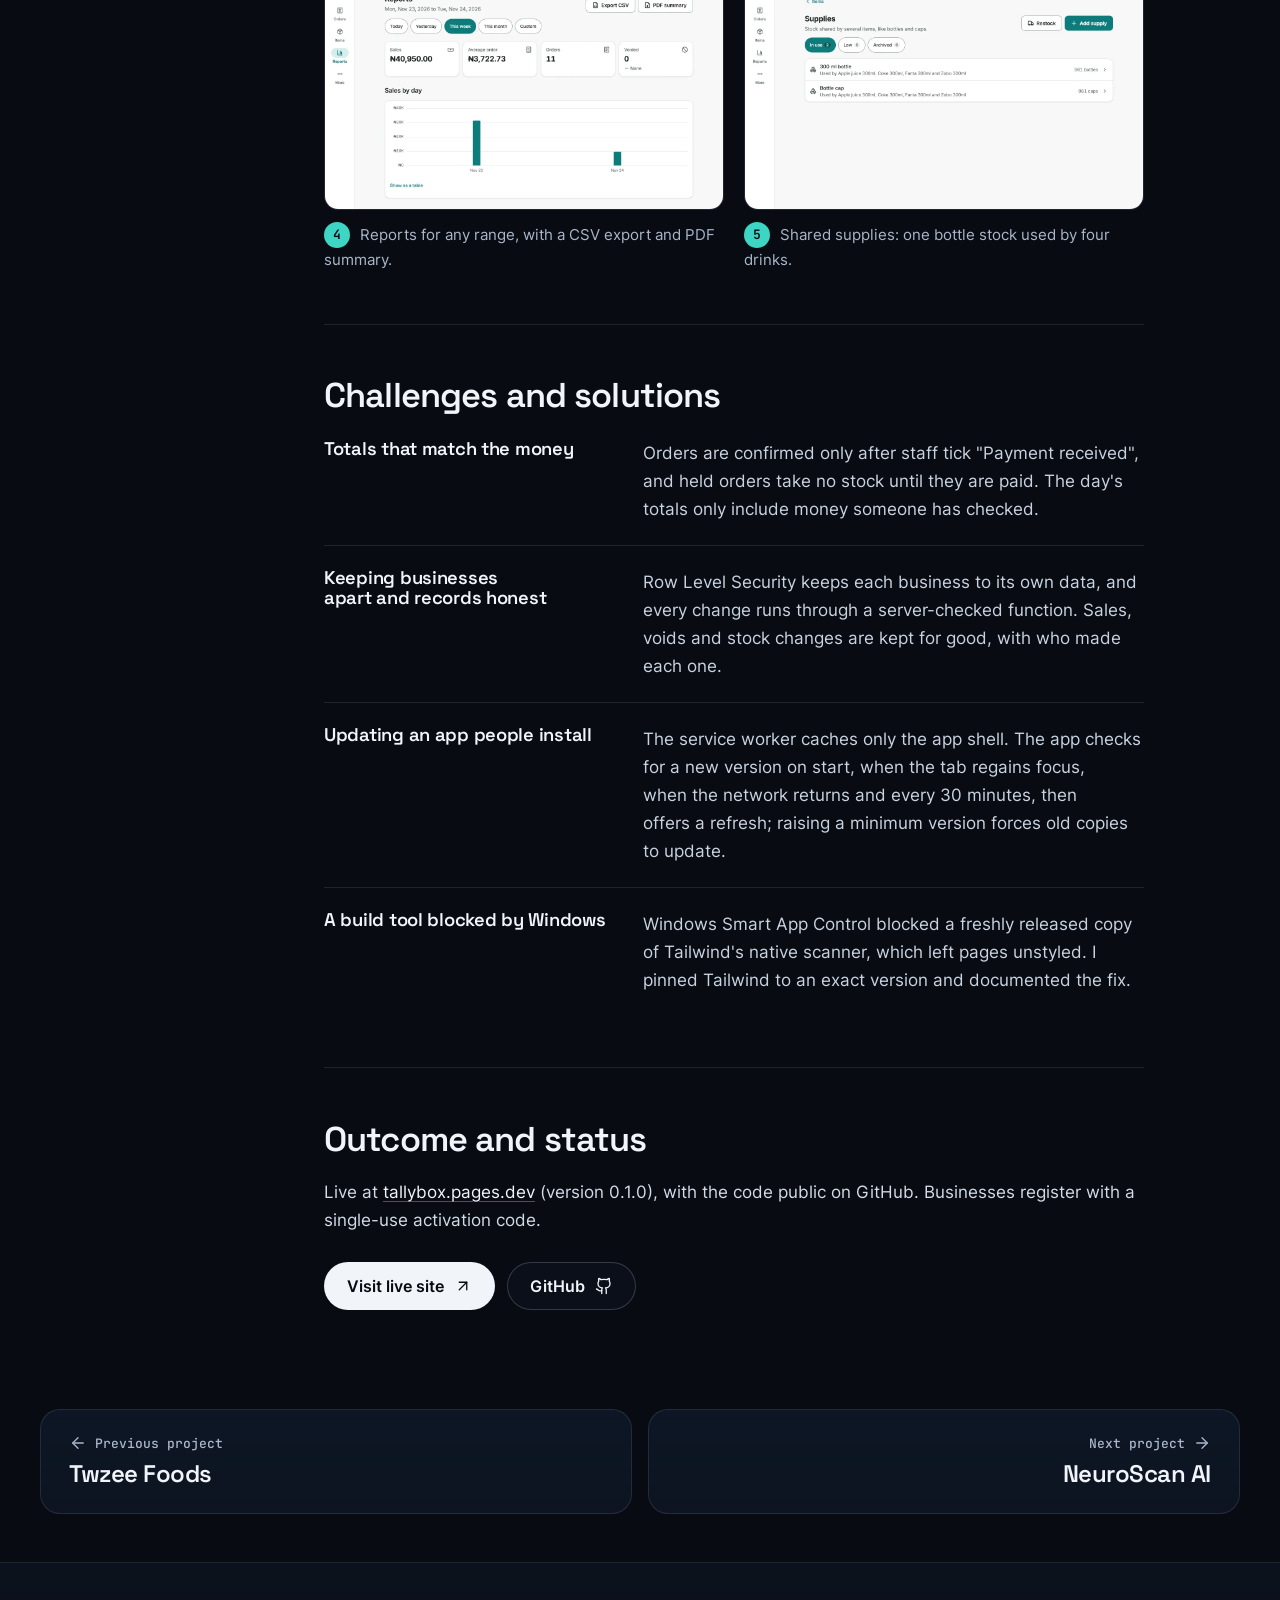
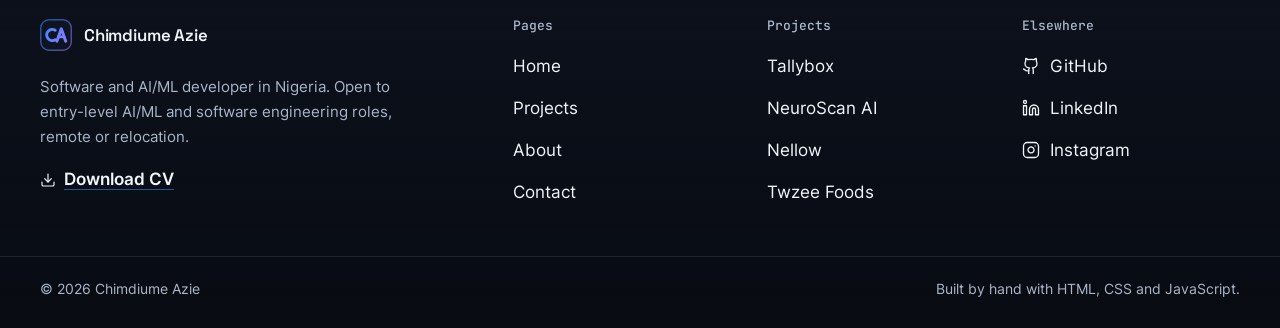
<file: projects/tallybox/index.html>
<!doctype html>
<html lang="en-GB">
<head>
<meta charset="utf-8">
<meta name="viewport" content="width=device-width, initial-scale=1">
<title>Tallybox · Case study · Chimdiume Azie</title>
<meta name="description" content="Tallybox: Inventory and sales for small and large businesses, from shops and pharmacies to restaurants, opened from a link on the phones they already have. Every sale takes stock off automatically, and an order only counts once staff tick that payment was received.">
<link rel="canonical" href="https://achimdi.github.io/portfolio/projects/tallybox/">
<meta name="theme-color" content="#080B12">
<meta name="color-scheme" content="dark">
<meta property="og:type" content="website">
<meta property="og:site_name" content="Chimdiume Azie">
<meta property="og:url" content="https://achimdi.github.io/portfolio/projects/tallybox/">
<meta property="og:title" content="Tallybox · Case study · Chimdiume Azie">
<meta property="og:description" content="Tallybox: Inventory and sales for small and large businesses, from shops and pharmacies to restaurants, opened from a link on the phones they already have. Every sale takes stock off automatically, and an order only counts once staff tick that payment was received.">
<meta property="og:image" content="https://achimdi.github.io/portfolio/assets/og.jpg">
<meta property="og:image:width" content="1200">
<meta property="og:image:height" content="630">
<meta property="og:image:alt" content="Chimdiume Azie, software and AI/ML developer: portrait with the headline Building software that solves real problems.">
<meta name="twitter:card" content="summary_large_image">
<meta name="twitter:title" content="Tallybox · Case study · Chimdiume Azie">
<meta name="twitter:description" content="Tallybox: Inventory and sales for small and large businesses, from shops and pharmacies to restaurants, opened from a link on the phones they already have. Every sale takes stock off automatically, and an order only counts once staff tick that payment was received.">
<meta name="twitter:image" content="https://achimdi.github.io/portfolio/assets/og.jpg">
<meta name="twitter:image:alt" content="Chimdiume Azie, software and AI/ML developer: portrait with the headline Building software that solves real problems.">
<link rel="icon" href="../../assets/favicon.svg" type="image/svg+xml">
<link rel="icon" href="../../assets/favicon-32x32.png" type="image/png" sizes="32x32">
<link rel="icon" href="../../assets/favicon-16x16.png" type="image/png" sizes="16x16">
<link rel="apple-touch-icon" href="../../assets/apple-touch-icon.png">
<link rel="preload" href="../../assets/fonts/space-grotesk-latin-wght.woff2" as="font" type="font/woff2" crossorigin>
<link rel="preload" href="../../assets/fonts/inter-latin-wght.woff2" as="font" type="font/woff2" crossorigin>
<link rel="stylesheet" href="../../assets/css/site.css">
<script>document.documentElement.classList.add('js')</script>
<script src="../../assets/js/site.js" defer></script>
</head>
<body class="page-case">
<a class="skip-link" href="#main">Skip to content</a>
<header class="site-header" data-header>
  <div class="wrap header-row">
    <a class="brand" href="../../" aria-label="Chimdiume Azie, home"><svg class="brand-mark" width="32" height="32" viewBox="0 0 32 32" aria-hidden="true" focusable="false"><defs><linearGradient id="ca-grad-hdr" x1="4" y1="6" x2="28" y2="26" gradientUnits="userSpaceOnUse"><stop offset="0" stop-color="#398BFF"/><stop offset="1" stop-color="#9875FF"/></linearGradient></defs><rect x="0.75" y="0.75" width="30.5" height="30.5" rx="8.25" fill="#0D1422" stroke="url(#ca-grad-hdr)" stroke-opacity=".55" stroke-width="1.5"/><path d="M15.2 11.2A5.6 5.6 0 1 0 15.2 20.8" fill="none" stroke="url(#ca-grad-hdr)" stroke-width="3" stroke-linecap="round"/><path d="M16.9 22.2 21.3 9.8l4.4 12.4" fill="none" stroke="url(#ca-grad-hdr)" stroke-width="3" stroke-linecap="round" stroke-linejoin="round"/><path d="M18.6 17.9h5.4" stroke="url(#ca-grad-hdr)" stroke-width="2.6" stroke-linecap="round"/></svg><span class="brand-name">Chimdiume Azie</span></a>
    <nav class="site-nav" id="site-nav" aria-label="Main">
      <ul class="nav-list"><li><a href="../../">Home</a></li><li><a href="../../projects/" aria-current="page">Projects</a></li><li><a href="../../about/">About</a></li><li><a href="../../contact/">Contact</a></li></ul>
      <a class="btn btn-primary btn-sm nav-cta" href="../../contact/">Let's talk</a>
    </nav>
    <button class="nav-toggle" type="button" aria-expanded="false" aria-controls="site-nav" data-nav-toggle>
      <span class="nav-toggle-open"><svg class="icon" width="22" height="22" viewBox="0 0 24 24" fill="none" stroke="currentColor" stroke-width="1.75" stroke-linecap="round" stroke-linejoin="round" aria-hidden="true" focusable="false"><path d="M4 7h16"/><path d="M4 12h16"/><path d="M4 17h16"/></svg></span><span class="nav-toggle-close"><svg class="icon" width="22" height="22" viewBox="0 0 24 24" fill="none" stroke="currentColor" stroke-width="1.75" stroke-linecap="round" stroke-linejoin="round" aria-hidden="true" focusable="false"><path d="M18 6 6 18"/><path d="m6 6 12 12"/></svg></span><span class="sr-only">Menu</span>
    </button>
  </div>
</header>
<main id="main" tabindex="-1">

<article class="case case--tally">
  <header class="case-head">
    <div class="hero-bg" aria-hidden="true"><span class="glow glow-a"></span><span class="glow glow-b"></span><span class="grid-lines"></span></div>
    <div class="wrap">
      <nav class="crumbs" aria-label="Breadcrumb"><ol><li><a href="../../">Home</a></li><li><a href="../">Projects</a></li><li><span aria-current="page">Tallybox</span></li></ol></nav>
      <p class="case-cat">Business software: inventory and sales</p>
      <h1 class="page-title">Tallybox</h1>
      <p class="lead">Inventory and sales for small and large businesses, from shops and pharmacies to restaurants, opened from a link on the phones they already have. Every sale takes stock off automatically, and an order only counts once staff tick that payment was received.</p>
      <div class="actions"><a class="btn btn-primary" href="https://tallybox.pages.dev/" target="_blank" rel="noopener">Visit live site<span class="sr-only"> for Tallybox (opens in a new tab)</span><svg class="icon" width="18" height="18" viewBox="0 0 24 24" fill="none" stroke="currentColor" stroke-width="1.75" stroke-linecap="round" stroke-linejoin="round" aria-hidden="true" focusable="false"><path d="M7 7h10v10"/><path d="M7 17 17 7"/></svg></a><a class="btn btn-ghost" href="https://github.com/Achimdi/tallybox" target="_blank" rel="noopener">GitHub<span class="sr-only"> for Tallybox (opens in a new tab)</span><svg class="icon" width="18" height="18" viewBox="0 0 24 24" fill="none" stroke="currentColor" stroke-width="1.75" stroke-linecap="round" stroke-linejoin="round" aria-hidden="true" focusable="false"><path d="M15 22v-4a4.8 4.8 0 0 0-1-3.5c3 0 6-2 6-5.5.08-1.25-.27-2.48-1-3.5.28-1.15.28-2.35 0-3.5 0 0-1 0-3 1.5-2.64-.5-5.36-.5-8 0C6 2 5 2 5 2c-.3 1.15-.3 2.35 0 3.5A5.4 5.4 0 0 0 4 9c0 3.5 3 5.5 6 5.5-.39.49-.68 1.05-.85 1.65-.17.6-.22 1.23-.15 1.85v4"/><path d="M9 18c-4.51 2-5-2-7-2"/></svg></a></div>
      
      <dl class="facts"><div><dt>Role</dt><dd>Designer and developer</dd></div><div><dt>Built</dt><dd>November 2026, 97 commits</dd></div><div><dt>Status</dt><dd>Live, version 0.1.0</dd></div><div><dt>Stack</dt><dd>React, TypeScript, Supabase, Cloudflare</dd></div></dl>
    </div>
    <div class="wrap case-media"><figure class="case-video" style="view-transition-name: shot-tallybox">
      <div class="video-frame"><video controls playsinline preload="metadata" poster="../../assets/img/tallybox-poster.webp" width="1916" height="896" data-fallback="../../assets/img/tallybox-home.webp" data-fallback-alt="Tallybox owner dashboard on demo data: sales today, orders, payment methods and top items for Sunrise Pharmacy.">
        <source src="../../assets/videos/tallybox.mp4" type="video/mp4">
        Your browser can't play this video. <a href="../../assets/videos/tallybox.mp4">Download the Tallybox demo (MP4)</a>.
      </video></div>
      <figcaption>Demo on a test business: registering, signing in as an owner, and the dashboard, orders, items and reports. Names in the video are blurred.</figcaption>
    </figure></div>
  </header>

  <div class="wrap case-layout">
    <nav class="toc" aria-label="On this page">
      <p class="toc-title">On this page</p>
      <ol><li><a href="#problem">The problem</a></li><li><a href="#objectives">Objectives</a></li><li><a href="#role">My role</a></li><li><a href="#features">Main features</a></li><li><a href="#build">How it's built</a></li><li><a href="#stack">Technologies</a></li><li><a href="#screens">Interface walkthrough</a></li><li><a href="#challenges">Challenges and solutions</a></li><li><a href="#outcome">Outcome and status</a></li></ol>
    </nav>
    <div class="case-body">
      <section id="problem" class="case-section" aria-labelledby="problem-h"><h2 id="problem-h">The problem</h2><p>Businesses that sell over the counter work fast, take cash and bank transfers, and need staff to be quick. Without a record of every sale it is hard to know what is on the shelf, what sold and whether the day's money matches.</p></section>
      <section id="objectives" class="case-section" aria-labelledby="objectives-h"><h2 id="objectives-h">Objectives</h2>
        <ul class="checklist"><li><svg class="icon" width="18" height="18" viewBox="0 0 24 24" fill="none" stroke="currentColor" stroke-width="1.75" stroke-linecap="round" stroke-linejoin="round" aria-hidden="true" focusable="false"><path d="M20 6 9 17l-5-5"/></svg><span>Record every sale and take it off stock automatically.</span></li><li><svg class="icon" width="18" height="18" viewBox="0 0 24 24" fill="none" stroke="currentColor" stroke-width="1.75" stroke-linecap="round" stroke-linejoin="round" aria-hidden="true" focusable="false"><path d="M20 6 9 17l-5-5"/></svg><span>Count only paid orders, so totals match the money.</span></li><li><svg class="icon" width="18" height="18" viewBox="0 0 24 24" fill="none" stroke="currentColor" stroke-width="1.75" stroke-linecap="round" stroke-linejoin="round" aria-hidden="true" focusable="false"><path d="M20 6 9 17l-5-5"/></svg><span>Run from a link: no app store and no installs, on phones, tablets and laptops.</span></li><li><svg class="icon" width="18" height="18" viewBox="0 0 24 24" fill="none" stroke="currentColor" stroke-width="1.75" stroke-linecap="round" stroke-linejoin="round" aria-hidden="true" focusable="false"><path d="M20 6 9 17l-5-5"/></svg><span>Keep each business's data separate and every change traceable.</span></li></ul></section>
      <section id="role" class="case-section" aria-labelledby="role-h"><h2 id="role-h">My role</h2><p>I designed and built Tallybox on my own: the React front end, the Postgres schema and database functions, the Edge Functions, the tests and the deployment.</p></section>
      <section id="features" class="case-section" aria-labelledby="features-h"><h2 id="features-h">Main features</h2>
        <div class="feature-grid"><div class="feat" data-reveal><h3>Fast selling</h3><p>Tap items, adjust quantities, take the payment. Search and categories find anything in seconds.</p></div><div class="feat" data-reveal><h3>Only paid orders count</h3><p>An order is confirmed only after staff tick &quot;Payment received&quot;. Waiting for a transfer? Hold the order; no stock is taken until it is paid.</p></div><div class="feat" data-reveal><h3>Stock that counts itself</h3><p>Sales take stock off and deliveries add it back, with warnings before items run out.</p></div><div class="feat" data-reveal><h3>Shared supplies</h3><p>Link items to stock they share, like bottles and caps. Every sale takes its share automatically.</p></div><div class="feat" data-reveal><h3>Reports</h3><p>Today against yesterday, payment methods, best and slowest sellers, stock value at cost, any date range, a CSV export and a one-page PDF.</p></div><div class="feat" data-reveal><h3>Staff accounts with limits</h3><p>Staff take orders. Only owners see totals, cost prices, reports and settings.</p></div><div class="feat" data-reveal><h3>Receipts</h3><p>As a picture or PDF, shared or printed from the browser.</p></div><div class="feat" data-reveal><h3>Business access</h3><p>Businesses register with a single-use activation code. A developer area manages businesses and access periods.</p></div></div></section>
      <section id="build" class="case-section" aria-labelledby="build-h"><h2 id="build-h">How it's built</h2>
        <p class="section-note">Open any part for the detail.</p>
        <div class="accordion"><details class="acc" open><summary>Front end</summary><div class="acc-body"><p>React and TypeScript with Vite, Tailwind CSS, TanStack Query, React Hook Form and Zod. An installable web app whose service worker caches only the app shell, never business data.</p></div></details><details class="acc" open><summary>One data interface</summary><div class="acc-body"><p>Screens talk to a single TallyboxApi with two versions: demo data kept in the browser, and Supabase. Business rules are pure functions shared by both.</p></div></details><details class="acc"><summary>Database</summary><div class="acc-body"><p>Supabase Postgres with Row Level Security. The browser never writes to tables: every change goes through a database function or an Edge Function (Deno) that checks who is asking. Ten migrations and ten Edge Functions.</p></div></details><details class="acc"><summary>Security</summary><div class="acc-body"><p>The browser only gets the publishable key, and the app refuses to start with a secret key in its place. Cloudflare Turnstile protects sign-in and registration and is checked on the server. A Content Security Policy is set in headers, and personal data is removed from logs.</p></div></details><details class="acc"><summary>Testing and CI</summary><div class="acc-body"><p>Unit and component tests (Vitest and Testing Library), database tests (pgTAP), Edge Function tests (Deno), and Playwright end-to-end tests on Pixel 7, desktop Chrome, Firefox and iPhone 14, with automated accessibility checks (axe). CI runs on every push to main and every pull request; a weekly job takes an AES-256-encrypted production backup.</p></div></details><details class="acc"><summary>Hosting</summary><div class="acc-body"><p>Cloudflare Pages builds every push to main and serves the app at tallybox.pages.dev.</p></div></details></div></section>
      
      <section id="stack" class="case-section" aria-labelledby="stack-h"><h2 id="stack-h">Technologies</h2><ul class="tech-list"><li class="tech"><svg class="tech-logo" width="18" height="18" viewBox="0 0 24 24" fill="currentColor" aria-hidden="true" focusable="false"><use href="../../assets/icons/tech.svg#si-react"/></svg><span>React</span></li><li class="tech"><svg class="tech-logo" width="18" height="18" viewBox="0 0 24 24" fill="currentColor" aria-hidden="true" focusable="false"><use href="../../assets/icons/tech.svg#si-typescript"/></svg><span>TypeScript</span></li><li class="tech"><svg class="tech-logo" width="18" height="18" viewBox="0 0 24 24" fill="currentColor" aria-hidden="true" focusable="false"><use href="../../assets/icons/tech.svg#si-vite"/></svg><span>Vite</span></li><li class="tech"><svg class="tech-logo" width="18" height="18" viewBox="0 0 24 24" fill="currentColor" aria-hidden="true" focusable="false"><use href="../../assets/icons/tech.svg#si-tailwindcss"/></svg><span>Tailwind CSS</span></li><li class="tech tech--text"><span>TanStack Query</span></li><li class="tech tech--text"><span>Zod</span></li><li class="tech"><svg class="tech-logo" width="18" height="18" viewBox="0 0 24 24" fill="currentColor" aria-hidden="true" focusable="false"><use href="../../assets/icons/tech.svg#si-supabase"/></svg><span>Supabase</span></li><li class="tech"><svg class="tech-logo" width="18" height="18" viewBox="0 0 24 24" fill="currentColor" aria-hidden="true" focusable="false"><use href="../../assets/icons/tech.svg#si-postgresql"/></svg><span>PostgreSQL</span></li><li class="tech"><svg class="tech-logo" width="18" height="18" viewBox="0 0 24 24" fill="currentColor" aria-hidden="true" focusable="false"><use href="../../assets/icons/tech.svg#si-deno"/></svg><span>Deno</span></li><li class="tech"><svg class="tech-logo" width="18" height="18" viewBox="0 0 24 24" fill="currentColor" aria-hidden="true" focusable="false"><use href="../../assets/icons/tech.svg#si-vitest"/></svg><span>Vitest</span></li><li class="tech tech--text"><span>Playwright</span></li><li class="tech tech--text"><span>pgTAP</span></li><li class="tech"><svg class="tech-logo" width="18" height="18" viewBox="0 0 24 24" fill="currentColor" aria-hidden="true" focusable="false"><use href="../../assets/icons/tech.svg#si-cloudflare"/></svg><span>Cloudflare</span></li><li class="tech"><svg class="tech-logo" width="18" height="18" viewBox="0 0 24 24" fill="currentColor" aria-hidden="true" focusable="false"><use href="../../assets/icons/tech.svg#si-github"/></svg><span>GitHub Actions</span></li></ul></section>
      <section id="screens" class="case-section" aria-labelledby="screens-h"><h2 id="screens-h">Interface walkthrough</h2>
        <p class="section-note">Screens from Tallybox's built-in demo mode, which uses made-up businesses and people.</p>
        <ol class="gallery gallery--steps">
    <li class="shot shot--phone" data-reveal>
      <figure>
        <a class="shot-link" href="../../assets/img/tallybox-neworder.webp" aria-label="Open full-size image: Staff tap items into an order."><div class="phone"><img src="../../assets/img/tallybox-neworder.webp" width="600" height="1298" alt="New-order screen on a phone: item cards with prices and stock, and a cart bar showing four items for ₦13,500." loading="lazy" decoding="async"></div></a>
        <figcaption>Staff tap items into an order.</figcaption>
      </figure>
    </li>
    <li class="shot shot--phone" data-reveal>
      <figure>
        <a class="shot-link" href="../../assets/img/tallybox-cart.webp" aria-label="Open full-size image: The order is confirmed only after &quot;Payment received&quot; is ticked."><div class="phone"><img src="../../assets/img/tallybox-cart.webp" width="600" height="1298" alt="Cart on a phone: three items, a ₦13,500 total, payment method buttons and a Payment received checkbox." loading="lazy" decoding="async"></div></a>
        <figcaption>The order is confirmed only after &quot;Payment received&quot; is ticked.</figcaption>
      </figure>
    </li>
    <li class="shot" data-reveal>
      <figure>
        <a class="shot-link" href="../../assets/img/tallybox-dashboard.webp" aria-label="Open full-size image: The owner sees the day at a glance."><img src="../../assets/img/tallybox-dashboard.webp" width="1280" height="800" alt="Owner dashboard: sales today ₦9,600 from 4 orders, payment methods and top items." loading="lazy" decoding="async"></a>
        <figcaption>The owner sees the day at a glance.</figcaption>
      </figure>
    </li>
    <li class="shot" data-reveal>
      <figure>
        <a class="shot-link" href="../../assets/img/tallybox-reports.webp" aria-label="Open full-size image: Reports for any range, with a CSV export and PDF summary."><img src="../../assets/img/tallybox-reports.webp" width="1280" height="800" alt="Reports for this week: ₦40,950 in sales from 11 orders, with a sales-by-day chart, CSV export and PDF summary." loading="lazy" decoding="async"></a>
        <figcaption>Reports for any range, with a CSV export and PDF summary.</figcaption>
      </figure>
    </li>
    <li class="shot" data-reveal>
      <figure>
        <a class="shot-link" href="../../assets/img/tallybox-supplies.webp" aria-label="Open full-size image: Shared supplies: one bottle stock used by four drinks."><img src="../../assets/img/tallybox-supplies.webp" width="1280" height="800" alt="Supplies screen for a restaurant: a 300 ml bottle and a bottle cap, each used by four drinks." loading="lazy" decoding="async"></a>
        <figcaption>Shared supplies: one bottle stock used by four drinks.</figcaption>
      </figure>
    </li></ol></section>
      <section id="challenges" class="case-section" aria-labelledby="challenges-h"><h2 id="challenges-h">Challenges and solutions</h2>
        <div class="challenges"><div class="challenge" data-reveal><h3>Totals that match the money</h3><p>Orders are confirmed only after staff tick &quot;Payment received&quot;, and held orders take no stock until they are paid. The day's totals only include money someone has checked.</p></div><div class="challenge" data-reveal><h3>Keeping businesses apart and records honest</h3><p>Row Level Security keeps each business to its own data, and every change runs through a server-checked function. Sales, voids and stock changes are kept for good, with who made each one.</p></div><div class="challenge" data-reveal><h3>Updating an app people install</h3><p>The service worker caches only the app shell. The app checks for a new version on start, when the tab regains focus, when the network returns and every 30 minutes, then offers a refresh; raising a minimum version forces old copies to update.</p></div><div class="challenge" data-reveal><h3>A build tool blocked by Windows</h3><p>Windows Smart App Control blocked a freshly released copy of Tailwind's native scanner, which left pages unstyled. I pinned Tailwind to an exact version and documented the fix.</p></div></div></section>
      <section id="outcome" class="case-section" aria-labelledby="outcome-h"><h2 id="outcome-h">Outcome and status</h2><p>Live at <a href="https://tallybox.pages.dev/">tallybox.pages.dev</a> (version 0.1.0), with the code public on GitHub. Businesses register with a single-use activation code.</p>
        
        <div class="actions"><a class="btn btn-primary" href="https://tallybox.pages.dev/" target="_blank" rel="noopener">Visit live site<span class="sr-only"> for Tallybox (opens in a new tab)</span><svg class="icon" width="18" height="18" viewBox="0 0 24 24" fill="none" stroke="currentColor" stroke-width="1.75" stroke-linecap="round" stroke-linejoin="round" aria-hidden="true" focusable="false"><path d="M7 7h10v10"/><path d="M7 17 17 7"/></svg></a><a class="btn btn-ghost" href="https://github.com/Achimdi/tallybox" target="_blank" rel="noopener">GitHub<span class="sr-only"> for Tallybox (opens in a new tab)</span><svg class="icon" width="18" height="18" viewBox="0 0 24 24" fill="none" stroke="currentColor" stroke-width="1.75" stroke-linecap="round" stroke-linejoin="round" aria-hidden="true" focusable="false"><path d="M15 22v-4a4.8 4.8 0 0 0-1-3.5c3 0 6-2 6-5.5.08-1.25-.27-2.48-1-3.5.28-1.15.28-2.35 0-3.5 0 0-1 0-3 1.5-2.64-.5-5.36-.5-8 0C6 2 5 2 5 2c-.3 1.15-.3 2.35 0 3.5A5.4 5.4 0 0 0 4 9c0 3.5 3 5.5 6 5.5-.39.49-.68 1.05-.85 1.65-.17.6-.22 1.23-.15 1.85v4"/><path d="M9 18c-4.51 2-5-2-7-2"/></svg></a></div></section>
    </div>
  </div>

  <nav class="wrap case-nav" aria-label="More projects">
    <a class="case-nav-link" href="../../projects/twzee-foods/"><span class="case-nav-dir"><svg class="icon" width="18" height="18" viewBox="0 0 24 24" fill="none" stroke="currentColor" stroke-width="1.75" stroke-linecap="round" stroke-linejoin="round" aria-hidden="true" focusable="false"><path d="M19 12H5"/><path d="m12 19-7-7 7-7"/></svg>Previous project</span><span class="case-nav-name">Twzee Foods</span></a>
    <a class="case-nav-link case-nav-link--next" href="../../projects/neuroscan-ai/"><span class="case-nav-dir">Next project<svg class="icon" width="18" height="18" viewBox="0 0 24 24" fill="none" stroke="currentColor" stroke-width="1.75" stroke-linecap="round" stroke-linejoin="round" aria-hidden="true" focusable="false"><path d="M5 12h14"/><path d="m12 5 7 7-7 7"/></svg></span><span class="case-nav-name">NeuroScan AI</span></a>
  </nav>
</article>
</main>
<footer class="site-footer">
  <div class="wrap footer-grid">
    <div class="footer-brand">
      <a class="brand" href="../../" aria-label="Chimdiume Azie, home"><svg class="brand-mark" width="32" height="32" viewBox="0 0 32 32" aria-hidden="true" focusable="false"><defs><linearGradient id="ca-grad-ftr" x1="4" y1="6" x2="28" y2="26" gradientUnits="userSpaceOnUse"><stop offset="0" stop-color="#398BFF"/><stop offset="1" stop-color="#9875FF"/></linearGradient></defs><rect x="0.75" y="0.75" width="30.5" height="30.5" rx="8.25" fill="#0D1422" stroke="url(#ca-grad-ftr)" stroke-opacity=".55" stroke-width="1.5"/><path d="M15.2 11.2A5.6 5.6 0 1 0 15.2 20.8" fill="none" stroke="url(#ca-grad-ftr)" stroke-width="3" stroke-linecap="round"/><path d="M16.9 22.2 21.3 9.8l4.4 12.4" fill="none" stroke="url(#ca-grad-ftr)" stroke-width="3" stroke-linecap="round" stroke-linejoin="round"/><path d="M18.6 17.9h5.4" stroke="url(#ca-grad-ftr)" stroke-width="2.6" stroke-linecap="round"/></svg><span class="brand-name">Chimdiume Azie</span></a>
      <p>Software and AI/ML developer in Nigeria. Open to entry-level AI/ML and software engineering roles, remote or relocation.</p>
      <a class="text-link" href="../../CV.pdf" download="Chimdiume-Azie-CV.pdf"><svg class="icon" width="16" height="16" viewBox="0 0 24 24" fill="none" stroke="currentColor" stroke-width="1.75" stroke-linecap="round" stroke-linejoin="round" aria-hidden="true" focusable="false"><path d="M21 15v4a2 2 0 0 1-2 2H5a2 2 0 0 1-2-2v-4"/><path d="m7 10 5 5 5-5"/><path d="M12 15V3"/></svg> Download CV</a>
    </div>
    <nav class="footer-col" aria-label="Pages"><h2>Pages</h2><ul><li><a href="../../">Home</a></li><li><a href="../../projects/">Projects</a></li><li><a href="../../about/">About</a></li><li><a href="../../contact/">Contact</a></li></ul></nav>
    <nav class="footer-col" aria-label="Projects"><h2>Projects</h2><ul><li><a href="../../projects/tallybox/">Tallybox</a></li><li><a href="../../projects/neuroscan-ai/">NeuroScan AI</a></li><li><a href="../../projects/nellow/">Nellow</a></li><li><a href="../../projects/twzee-foods/">Twzee Foods</a></li></ul></nav>
    <div class="footer-col"><h2>Elsewhere</h2><ul class="footer-social"><li><a href="https://github.com/Achimdi" target="_blank" rel="noopener" aria-label="GitHub (Achimdi)"><svg class="icon" width="18" height="18" viewBox="0 0 24 24" fill="none" stroke="currentColor" stroke-width="1.75" stroke-linecap="round" stroke-linejoin="round" aria-hidden="true" focusable="false"><path d="M15 22v-4a4.8 4.8 0 0 0-1-3.5c3 0 6-2 6-5.5.08-1.25-.27-2.48-1-3.5.28-1.15.28-2.35 0-3.5 0 0-1 0-3 1.5-2.64-.5-5.36-.5-8 0C6 2 5 2 5 2c-.3 1.15-.3 2.35 0 3.5A5.4 5.4 0 0 0 4 9c0 3.5 3 5.5 6 5.5-.39.49-.68 1.05-.85 1.65-.17.6-.22 1.23-.15 1.85v4"/><path d="M9 18c-4.51 2-5-2-7-2"/></svg><span>GitHub</span></a></li><li><a href="https://www.linkedin.com/in/chimdiume-azie-73a477448/" target="_blank" rel="noopener" aria-label="LinkedIn (chimdiume-azie)"><svg class="icon" width="18" height="18" viewBox="0 0 24 24" fill="none" stroke="currentColor" stroke-width="1.75" stroke-linecap="round" stroke-linejoin="round" aria-hidden="true" focusable="false"><path d="M16 8a6 6 0 0 1 6 6v7h-4v-7a2 2 0 0 0-2-2 2 2 0 0 0-2 2v7h-4v-7a6 6 0 0 1 6-6z"/><rect width="4" height="12" x="2" y="9"/><circle cx="4" cy="4" r="2"/></svg><span>LinkedIn</span></a></li><li><a href="https://www.instagram.com/azie_web/" target="_blank" rel="noopener" aria-label="Instagram (@azie_web)"><svg class="icon" width="18" height="18" viewBox="0 0 24 24" fill="none" stroke="currentColor" stroke-width="1.75" stroke-linecap="round" stroke-linejoin="round" aria-hidden="true" focusable="false"><rect width="20" height="20" x="2" y="2" rx="5"/><path d="M16 11.37A4 4 0 1 1 12.63 8 4 4 0 0 1 16 11.37z"/><path d="M17.5 6.5h.01"/></svg><span>Instagram</span></a></li></ul></div>
  </div>
  <div class="wrap footer-base"><p>© 2026 Chimdiume Azie</p><p>Built by hand with HTML, CSS and JavaScript.</p></div>
</footer>
</body>
</html>
</file>
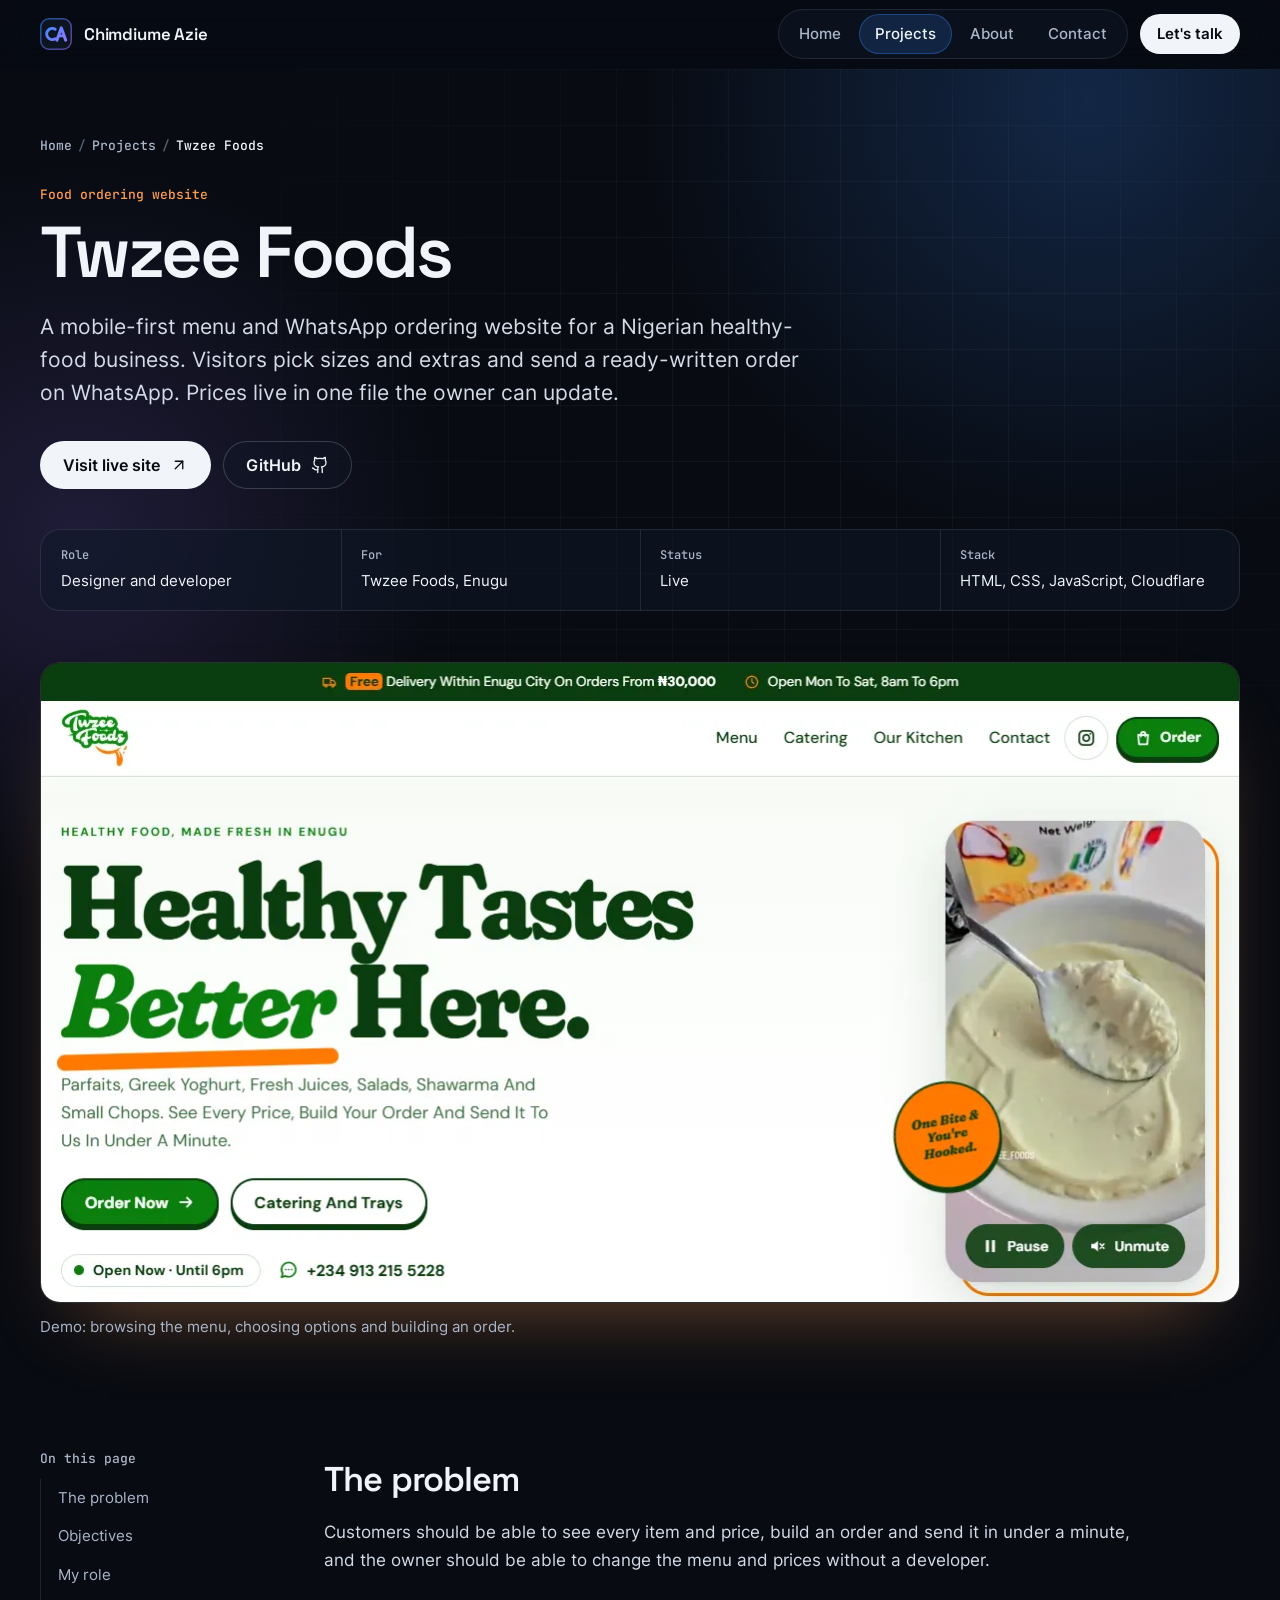
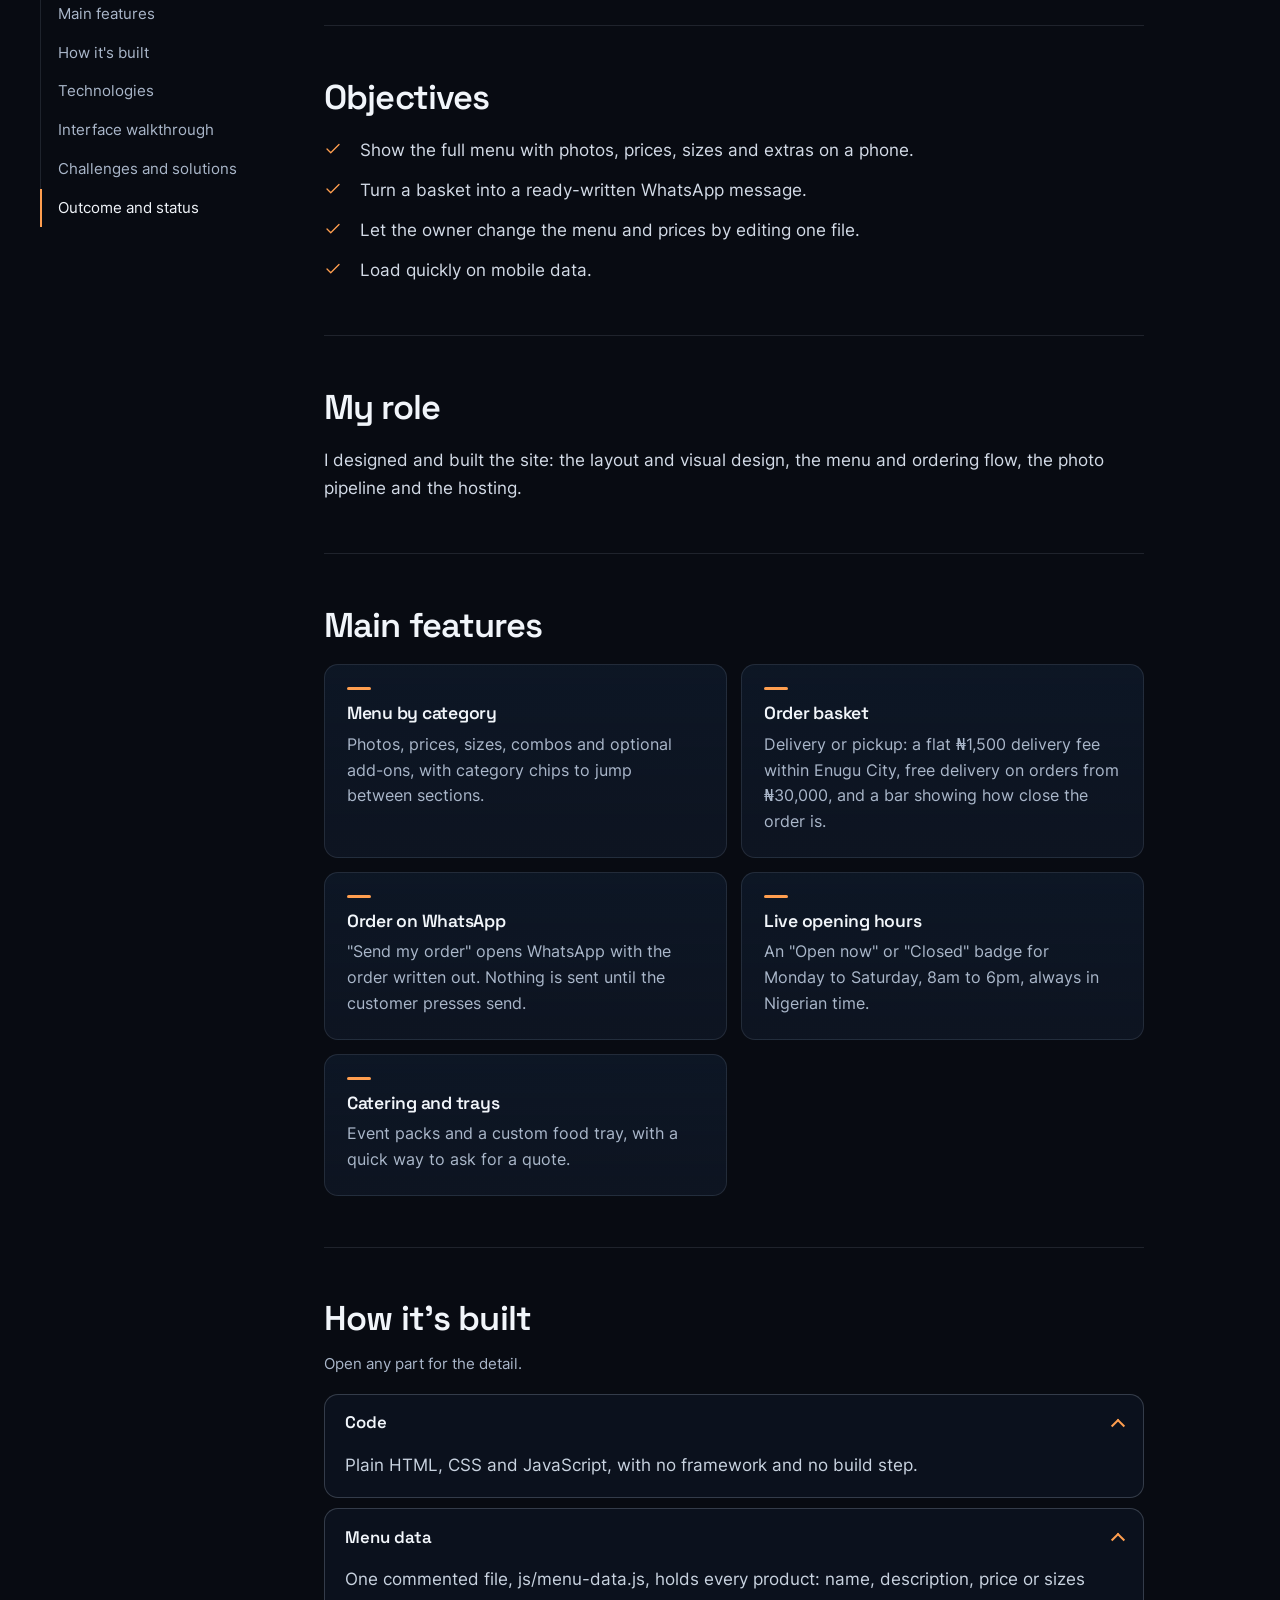
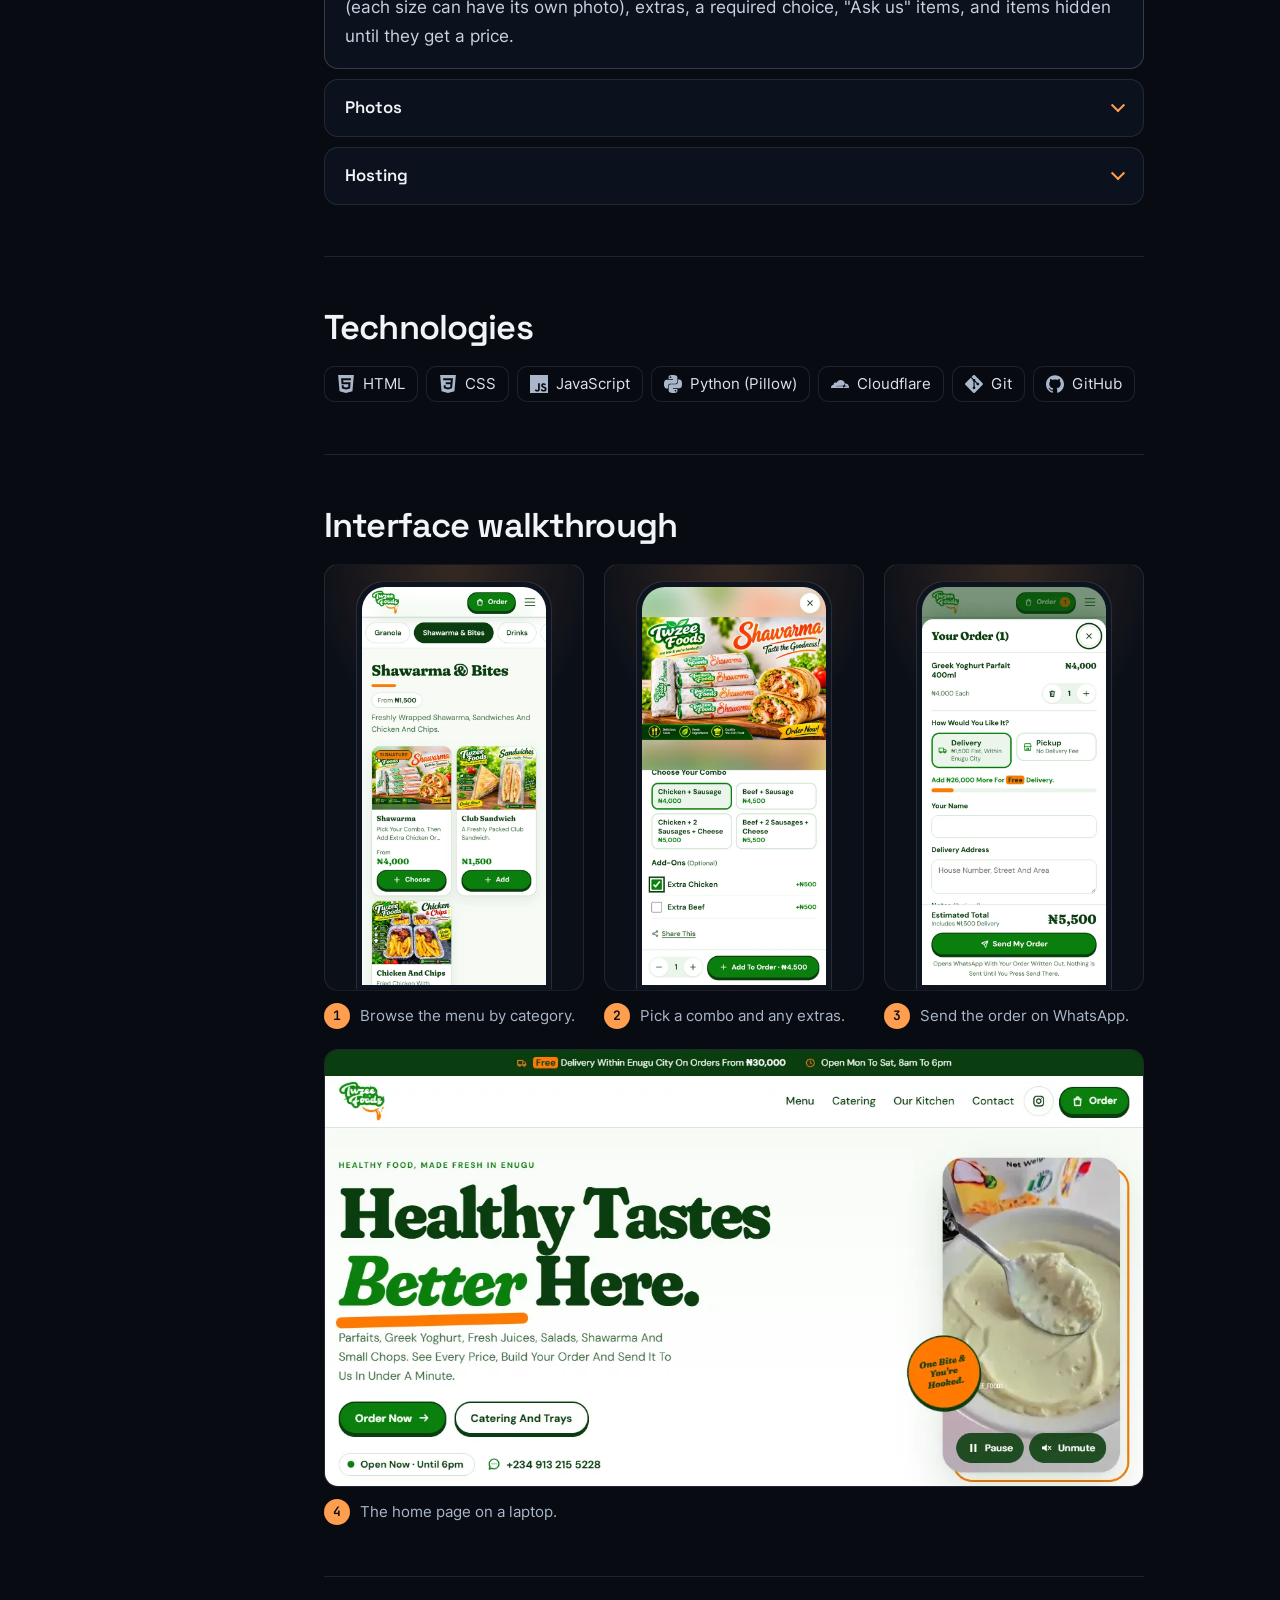
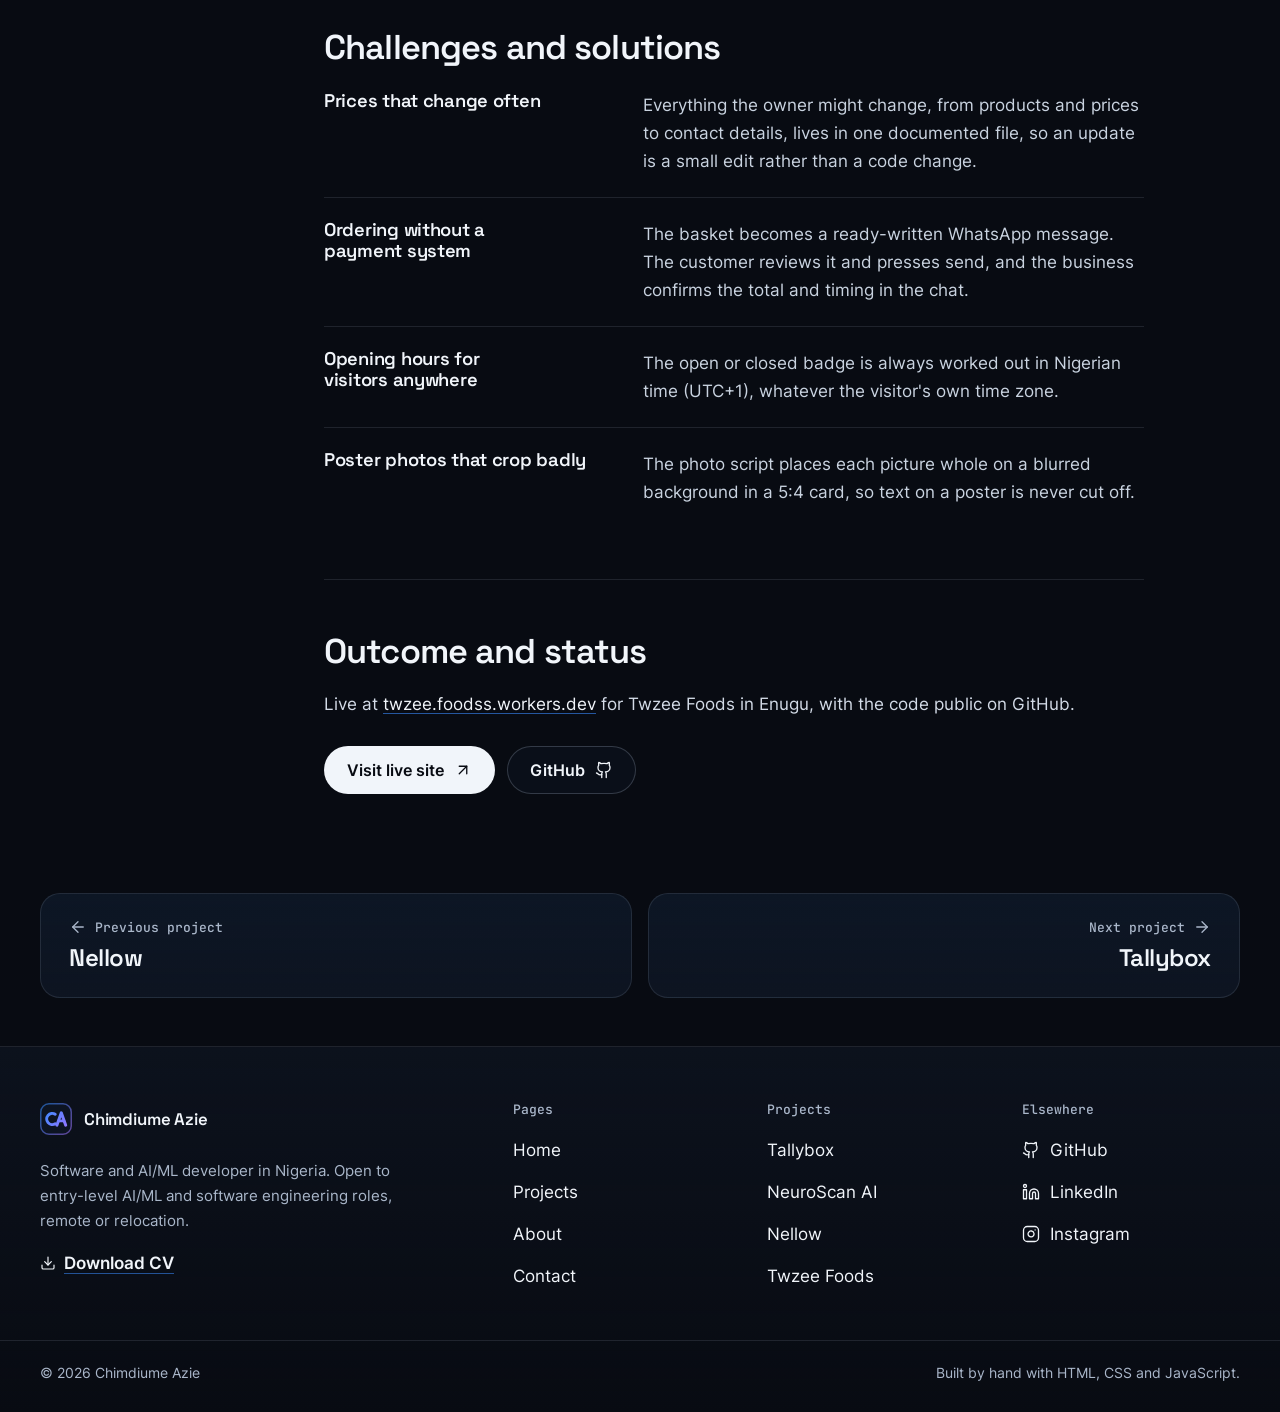
<file: projects/twzee-foods/index.html>
<!doctype html>
<html lang="en-GB">
<head>
<meta charset="utf-8">
<meta name="viewport" content="width=device-width, initial-scale=1">
<title>Twzee Foods · Case study · Chimdiume Azie</title>
<meta name="description" content="Twzee Foods: A mobile-first menu and WhatsApp ordering website for a Nigerian healthy-food business. Visitors pick sizes and extras and send a ready-written order on WhatsApp. Prices live in one file the owner can update.">
<link rel="canonical" href="https://achimdi.github.io/portfolio/projects/twzee-foods/">
<meta name="theme-color" content="#080B12">
<meta name="color-scheme" content="dark">
<meta property="og:type" content="website">
<meta property="og:site_name" content="Chimdiume Azie">
<meta property="og:url" content="https://achimdi.github.io/portfolio/projects/twzee-foods/">
<meta property="og:title" content="Twzee Foods · Case study · Chimdiume Azie">
<meta property="og:description" content="Twzee Foods: A mobile-first menu and WhatsApp ordering website for a Nigerian healthy-food business. Visitors pick sizes and extras and send a ready-written order on WhatsApp. Prices live in one file the owner can update.">
<meta property="og:image" content="https://achimdi.github.io/portfolio/assets/og.jpg">
<meta property="og:image:width" content="1200">
<meta property="og:image:height" content="630">
<meta property="og:image:alt" content="Chimdiume Azie, software and AI/ML developer: portrait with the headline Building software that solves real problems.">
<meta name="twitter:card" content="summary_large_image">
<meta name="twitter:title" content="Twzee Foods · Case study · Chimdiume Azie">
<meta name="twitter:description" content="Twzee Foods: A mobile-first menu and WhatsApp ordering website for a Nigerian healthy-food business. Visitors pick sizes and extras and send a ready-written order on WhatsApp. Prices live in one file the owner can update.">
<meta name="twitter:image" content="https://achimdi.github.io/portfolio/assets/og.jpg">
<meta name="twitter:image:alt" content="Chimdiume Azie, software and AI/ML developer: portrait with the headline Building software that solves real problems.">
<link rel="icon" href="../../assets/favicon.svg" type="image/svg+xml">
<link rel="icon" href="../../assets/favicon-32x32.png" type="image/png" sizes="32x32">
<link rel="icon" href="../../assets/favicon-16x16.png" type="image/png" sizes="16x16">
<link rel="apple-touch-icon" href="../../assets/apple-touch-icon.png">
<link rel="preload" href="../../assets/fonts/space-grotesk-latin-wght.woff2" as="font" type="font/woff2" crossorigin>
<link rel="preload" href="../../assets/fonts/inter-latin-wght.woff2" as="font" type="font/woff2" crossorigin>
<link rel="stylesheet" href="../../assets/css/site.css">
<script>document.documentElement.classList.add('js')</script>
<script src="../../assets/js/site.js" defer></script>
</head>
<body class="page-case">
<a class="skip-link" href="#main">Skip to content</a>
<header class="site-header" data-header>
  <div class="wrap header-row">
    <a class="brand" href="../../" aria-label="Chimdiume Azie, home"><svg class="brand-mark" width="32" height="32" viewBox="0 0 32 32" aria-hidden="true" focusable="false"><defs><linearGradient id="ca-grad-hdr" x1="4" y1="6" x2="28" y2="26" gradientUnits="userSpaceOnUse"><stop offset="0" stop-color="#398BFF"/><stop offset="1" stop-color="#9875FF"/></linearGradient></defs><rect x="0.75" y="0.75" width="30.5" height="30.5" rx="8.25" fill="#0D1422" stroke="url(#ca-grad-hdr)" stroke-opacity=".55" stroke-width="1.5"/><path d="M15.2 11.2A5.6 5.6 0 1 0 15.2 20.8" fill="none" stroke="url(#ca-grad-hdr)" stroke-width="3" stroke-linecap="round"/><path d="M16.9 22.2 21.3 9.8l4.4 12.4" fill="none" stroke="url(#ca-grad-hdr)" stroke-width="3" stroke-linecap="round" stroke-linejoin="round"/><path d="M18.6 17.9h5.4" stroke="url(#ca-grad-hdr)" stroke-width="2.6" stroke-linecap="round"/></svg><span class="brand-name">Chimdiume Azie</span></a>
    <nav class="site-nav" id="site-nav" aria-label="Main">
      <ul class="nav-list"><li><a href="../../">Home</a></li><li><a href="../../projects/" aria-current="page">Projects</a></li><li><a href="../../about/">About</a></li><li><a href="../../contact/">Contact</a></li></ul>
      <a class="btn btn-primary btn-sm nav-cta" href="../../contact/">Let's talk</a>
    </nav>
    <button class="nav-toggle" type="button" aria-expanded="false" aria-controls="site-nav" data-nav-toggle>
      <span class="nav-toggle-open"><svg class="icon" width="22" height="22" viewBox="0 0 24 24" fill="none" stroke="currentColor" stroke-width="1.75" stroke-linecap="round" stroke-linejoin="round" aria-hidden="true" focusable="false"><path d="M4 7h16"/><path d="M4 12h16"/><path d="M4 17h16"/></svg></span><span class="nav-toggle-close"><svg class="icon" width="22" height="22" viewBox="0 0 24 24" fill="none" stroke="currentColor" stroke-width="1.75" stroke-linecap="round" stroke-linejoin="round" aria-hidden="true" focusable="false"><path d="M18 6 6 18"/><path d="m6 6 12 12"/></svg></span><span class="sr-only">Menu</span>
    </button>
  </div>
</header>
<main id="main" tabindex="-1">

<article class="case case--twzee">
  <header class="case-head">
    <div class="hero-bg" aria-hidden="true"><span class="glow glow-a"></span><span class="glow glow-b"></span><span class="grid-lines"></span></div>
    <div class="wrap">
      <nav class="crumbs" aria-label="Breadcrumb"><ol><li><a href="../../">Home</a></li><li><a href="../">Projects</a></li><li><span aria-current="page">Twzee Foods</span></li></ol></nav>
      <p class="case-cat">Food ordering website</p>
      <h1 class="page-title">Twzee Foods</h1>
      <p class="lead">A mobile-first menu and WhatsApp ordering website for a Nigerian healthy-food business. Visitors pick sizes and extras and send a ready-written order on WhatsApp. Prices live in one file the owner can update.</p>
      <div class="actions"><a class="btn btn-primary" href="https://twzee.foodss.workers.dev/" target="_blank" rel="noopener">Visit live site<span class="sr-only"> for Twzee Foods (opens in a new tab)</span><svg class="icon" width="18" height="18" viewBox="0 0 24 24" fill="none" stroke="currentColor" stroke-width="1.75" stroke-linecap="round" stroke-linejoin="round" aria-hidden="true" focusable="false"><path d="M7 7h10v10"/><path d="M7 17 17 7"/></svg></a><a class="btn btn-ghost" href="https://github.com/Achimdi/twzee" target="_blank" rel="noopener">GitHub<span class="sr-only"> for Twzee Foods (opens in a new tab)</span><svg class="icon" width="18" height="18" viewBox="0 0 24 24" fill="none" stroke="currentColor" stroke-width="1.75" stroke-linecap="round" stroke-linejoin="round" aria-hidden="true" focusable="false"><path d="M15 22v-4a4.8 4.8 0 0 0-1-3.5c3 0 6-2 6-5.5.08-1.25-.27-2.48-1-3.5.28-1.15.28-2.35 0-3.5 0 0-1 0-3 1.5-2.64-.5-5.36-.5-8 0C6 2 5 2 5 2c-.3 1.15-.3 2.35 0 3.5A5.4 5.4 0 0 0 4 9c0 3.5 3 5.5 6 5.5-.39.49-.68 1.05-.85 1.65-.17.6-.22 1.23-.15 1.85v4"/><path d="M9 18c-4.51 2-5-2-7-2"/></svg></a></div>
      
      <dl class="facts"><div><dt>Role</dt><dd>Designer and developer</dd></div><div><dt>For</dt><dd>Twzee Foods, Enugu</dd></div><div><dt>Status</dt><dd>Live</dd></div><div><dt>Stack</dt><dd>HTML, CSS, JavaScript, Cloudflare</dd></div></dl>
    </div>
    <div class="wrap case-media"><figure class="case-video" style="view-transition-name: shot-twzee-foods">
      <div class="video-frame"><video controls playsinline preload="metadata" poster="../../assets/img/twzee-poster.webp" width="1914" height="894" data-fallback="../../assets/img/twzee-home.webp" data-fallback-alt="Twzee Foods home page: the headline Healthy tastes better here, Order now and Catering and trays buttons, and a banner offering free delivery within Enugu City on orders from ₦30,000.">
        <source src="../../assets/videos/twzee.mp4" type="video/mp4">
        Your browser can't play this video. <a href="../../assets/videos/twzee.mp4">Download the Twzee Foods demo (MP4)</a>.
      </video></div>
      <figcaption>Demo: browsing the menu, choosing options and building an order.</figcaption>
    </figure></div>
  </header>

  <div class="wrap case-layout">
    <nav class="toc" aria-label="On this page">
      <p class="toc-title">On this page</p>
      <ol><li><a href="#problem">The problem</a></li><li><a href="#objectives">Objectives</a></li><li><a href="#role">My role</a></li><li><a href="#features">Main features</a></li><li><a href="#build">How it's built</a></li><li><a href="#stack">Technologies</a></li><li><a href="#screens">Interface walkthrough</a></li><li><a href="#challenges">Challenges and solutions</a></li><li><a href="#outcome">Outcome and status</a></li></ol>
    </nav>
    <div class="case-body">
      <section id="problem" class="case-section" aria-labelledby="problem-h"><h2 id="problem-h">The problem</h2><p>Customers should be able to see every item and price, build an order and send it in under a minute, and the owner should be able to change the menu and prices without a developer.</p></section>
      <section id="objectives" class="case-section" aria-labelledby="objectives-h"><h2 id="objectives-h">Objectives</h2>
        <ul class="checklist"><li><svg class="icon" width="18" height="18" viewBox="0 0 24 24" fill="none" stroke="currentColor" stroke-width="1.75" stroke-linecap="round" stroke-linejoin="round" aria-hidden="true" focusable="false"><path d="M20 6 9 17l-5-5"/></svg><span>Show the full menu with photos, prices, sizes and extras on a phone.</span></li><li><svg class="icon" width="18" height="18" viewBox="0 0 24 24" fill="none" stroke="currentColor" stroke-width="1.75" stroke-linecap="round" stroke-linejoin="round" aria-hidden="true" focusable="false"><path d="M20 6 9 17l-5-5"/></svg><span>Turn a basket into a ready-written WhatsApp message.</span></li><li><svg class="icon" width="18" height="18" viewBox="0 0 24 24" fill="none" stroke="currentColor" stroke-width="1.75" stroke-linecap="round" stroke-linejoin="round" aria-hidden="true" focusable="false"><path d="M20 6 9 17l-5-5"/></svg><span>Let the owner change the menu and prices by editing one file.</span></li><li><svg class="icon" width="18" height="18" viewBox="0 0 24 24" fill="none" stroke="currentColor" stroke-width="1.75" stroke-linecap="round" stroke-linejoin="round" aria-hidden="true" focusable="false"><path d="M20 6 9 17l-5-5"/></svg><span>Load quickly on mobile data.</span></li></ul></section>
      <section id="role" class="case-section" aria-labelledby="role-h"><h2 id="role-h">My role</h2><p>I designed and built the site: the layout and visual design, the menu and ordering flow, the photo pipeline and the hosting.</p></section>
      <section id="features" class="case-section" aria-labelledby="features-h"><h2 id="features-h">Main features</h2>
        <div class="feature-grid"><div class="feat" data-reveal><h3>Menu by category</h3><p>Photos, prices, sizes, combos and optional add-ons, with category chips to jump between sections.</p></div><div class="feat" data-reveal><h3>Order basket</h3><p>Delivery or pickup: a flat ₦1,500 delivery fee within Enugu City, free delivery on orders from ₦30,000, and a bar showing how close the order is.</p></div><div class="feat" data-reveal><h3>Order on WhatsApp</h3><p>&quot;Send my order&quot; opens WhatsApp with the order written out. Nothing is sent until the customer presses send.</p></div><div class="feat" data-reveal><h3>Live opening hours</h3><p>An &quot;Open now&quot; or &quot;Closed&quot; badge for Monday to Saturday, 8am to 6pm, always in Nigerian time.</p></div><div class="feat" data-reveal><h3>Catering and trays</h3><p>Event packs and a custom food tray, with a quick way to ask for a quote.</p></div></div></section>
      <section id="build" class="case-section" aria-labelledby="build-h"><h2 id="build-h">How it's built</h2>
        <p class="section-note">Open any part for the detail.</p>
        <div class="accordion"><details class="acc" open><summary>Code</summary><div class="acc-body"><p>Plain HTML, CSS and JavaScript, with no framework and no build step.</p></div></details><details class="acc" open><summary>Menu data</summary><div class="acc-body"><p>One commented file, js/menu-data.js, holds every product: name, description, price or sizes (each size can have its own photo), extras, a required choice, &quot;Ask us&quot; items, and items hidden until they get a price.</p></div></details><details class="acc"><summary>Photos</summary><div class="acc-body"><p>A Python script (Pillow) makes 400, 800 and 1200 px WebP copies of every photo, plus 5:4 card versions that show the whole picture on a soft blurred background, so posters with text are never cropped.</p></div></details><details class="acc"><summary>Hosting</summary><div class="acc-body"><p>Cloudflare (static assets on Workers) with security headers, deployed from GitHub.</p></div></details></div></section>
      
      <section id="stack" class="case-section" aria-labelledby="stack-h"><h2 id="stack-h">Technologies</h2><ul class="tech-list"><li class="tech"><svg class="tech-logo" width="18" height="18" viewBox="0 0 24 24" fill="currentColor" aria-hidden="true" focusable="false"><use href="../../assets/icons/tech.svg#si-html5"/></svg><span>HTML</span></li><li class="tech"><svg class="tech-logo" width="18" height="18" viewBox="0 0 24 24" fill="currentColor" aria-hidden="true" focusable="false"><use href="../../assets/icons/tech.svg#si-css3"/></svg><span>CSS</span></li><li class="tech"><svg class="tech-logo" width="18" height="18" viewBox="0 0 24 24" fill="currentColor" aria-hidden="true" focusable="false"><use href="../../assets/icons/tech.svg#si-javascript"/></svg><span>JavaScript</span></li><li class="tech"><svg class="tech-logo" width="18" height="18" viewBox="0 0 24 24" fill="currentColor" aria-hidden="true" focusable="false"><use href="../../assets/icons/tech.svg#si-python"/></svg><span>Python (Pillow)</span></li><li class="tech"><svg class="tech-logo" width="18" height="18" viewBox="0 0 24 24" fill="currentColor" aria-hidden="true" focusable="false"><use href="../../assets/icons/tech.svg#si-cloudflare"/></svg><span>Cloudflare</span></li><li class="tech"><svg class="tech-logo" width="18" height="18" viewBox="0 0 24 24" fill="currentColor" aria-hidden="true" focusable="false"><use href="../../assets/icons/tech.svg#si-git"/></svg><span>Git</span></li><li class="tech"><svg class="tech-logo" width="18" height="18" viewBox="0 0 24 24" fill="currentColor" aria-hidden="true" focusable="false"><use href="../../assets/icons/tech.svg#si-github"/></svg><span>GitHub</span></li></ul></section>
      <section id="screens" class="case-section" aria-labelledby="screens-h"><h2 id="screens-h">Interface walkthrough</h2>
        
        <ol class="gallery gallery--steps gallery--phones3">
    <li class="shot shot--phone" data-reveal>
      <figure>
        <a class="shot-link" href="../../assets/img/twzee-menu.webp" aria-label="Open full-size image: Browse the menu by category."><div class="phone"><img src="../../assets/img/twzee-menu.webp" width="600" height="1298" alt="Menu on a phone: Shawarma and Bites, from ₦1,500, with Shawarma, Club Sandwich and Chicken and Chips cards." loading="lazy" decoding="async"></div></a>
        <figcaption>Browse the menu by category.</figcaption>
      </figure>
    </li>
    <li class="shot shot--phone" data-reveal>
      <figure>
        <a class="shot-link" href="../../assets/img/twzee-product.webp" aria-label="Open full-size image: Pick a combo and any extras."><div class="phone"><img src="../../assets/img/twzee-product.webp" width="600" height="1298" alt="Shawarma options: four combos from ₦4,000 to ₦5,500, and extra chicken or beef for ₦500." loading="lazy" decoding="async"></div></a>
        <figcaption>Pick a combo and any extras.</figcaption>
      </figure>
    </li>
    <li class="shot shot--phone" data-reveal>
      <figure>
        <a class="shot-link" href="../../assets/img/twzee-order.webp" aria-label="Open full-size image: Send the order on WhatsApp."><div class="phone"><img src="../../assets/img/twzee-order.webp" width="600" height="1298" alt="Order summary: delivery for ₦1,500 or pickup, a free-delivery progress bar, name and address fields, and Send my order." loading="lazy" decoding="async"></div></a>
        <figcaption>Send the order on WhatsApp.</figcaption>
      </figure>
    </li>
    <li class="shot shot--wide" data-reveal>
      <figure>
        <a class="shot-link" href="../../assets/img/twzee-home.webp" aria-label="Open full-size image: The home page on a laptop."><img src="../../assets/img/twzee-home.webp" width="1200" height="640" alt="Twzee Foods home page on a laptop: Healthy tastes better here, with Order now and Catering and trays buttons, and the free-delivery banner." loading="lazy" decoding="async"></a>
        <figcaption>The home page on a laptop.</figcaption>
      </figure>
    </li></ol></section>
      <section id="challenges" class="case-section" aria-labelledby="challenges-h"><h2 id="challenges-h">Challenges and solutions</h2>
        <div class="challenges"><div class="challenge" data-reveal><h3>Prices that change often</h3><p>Everything the owner might change, from products and prices to contact details, lives in one documented file, so an update is a small edit rather than a code change.</p></div><div class="challenge" data-reveal><h3>Ordering without a payment system</h3><p>The basket becomes a ready-written WhatsApp message. The customer reviews it and presses send, and the business confirms the total and timing in the chat.</p></div><div class="challenge" data-reveal><h3>Opening hours for visitors anywhere</h3><p>The open or closed badge is always worked out in Nigerian time (UTC+1), whatever the visitor's own time zone.</p></div><div class="challenge" data-reveal><h3>Poster photos that crop badly</h3><p>The photo script places each picture whole on a blurred background in a 5:4 card, so text on a poster is never cut off.</p></div></div></section>
      <section id="outcome" class="case-section" aria-labelledby="outcome-h"><h2 id="outcome-h">Outcome and status</h2><p>Live at <a href="https://twzee.foodss.workers.dev/">twzee.foodss.workers.dev</a> for Twzee Foods in Enugu, with the code public on GitHub.</p>
        
        <div class="actions"><a class="btn btn-primary" href="https://twzee.foodss.workers.dev/" target="_blank" rel="noopener">Visit live site<span class="sr-only"> for Twzee Foods (opens in a new tab)</span><svg class="icon" width="18" height="18" viewBox="0 0 24 24" fill="none" stroke="currentColor" stroke-width="1.75" stroke-linecap="round" stroke-linejoin="round" aria-hidden="true" focusable="false"><path d="M7 7h10v10"/><path d="M7 17 17 7"/></svg></a><a class="btn btn-ghost" href="https://github.com/Achimdi/twzee" target="_blank" rel="noopener">GitHub<span class="sr-only"> for Twzee Foods (opens in a new tab)</span><svg class="icon" width="18" height="18" viewBox="0 0 24 24" fill="none" stroke="currentColor" stroke-width="1.75" stroke-linecap="round" stroke-linejoin="round" aria-hidden="true" focusable="false"><path d="M15 22v-4a4.8 4.8 0 0 0-1-3.5c3 0 6-2 6-5.5.08-1.25-.27-2.48-1-3.5.28-1.15.28-2.35 0-3.5 0 0-1 0-3 1.5-2.64-.5-5.36-.5-8 0C6 2 5 2 5 2c-.3 1.15-.3 2.35 0 3.5A5.4 5.4 0 0 0 4 9c0 3.5 3 5.5 6 5.5-.39.49-.68 1.05-.85 1.65-.17.6-.22 1.23-.15 1.85v4"/><path d="M9 18c-4.51 2-5-2-7-2"/></svg></a></div></section>
    </div>
  </div>

  <nav class="wrap case-nav" aria-label="More projects">
    <a class="case-nav-link" href="../../projects/nellow/"><span class="case-nav-dir"><svg class="icon" width="18" height="18" viewBox="0 0 24 24" fill="none" stroke="currentColor" stroke-width="1.75" stroke-linecap="round" stroke-linejoin="round" aria-hidden="true" focusable="false"><path d="M19 12H5"/><path d="m12 19-7-7 7-7"/></svg>Previous project</span><span class="case-nav-name">Nellow</span></a>
    <a class="case-nav-link case-nav-link--next" href="../../projects/tallybox/"><span class="case-nav-dir">Next project<svg class="icon" width="18" height="18" viewBox="0 0 24 24" fill="none" stroke="currentColor" stroke-width="1.75" stroke-linecap="round" stroke-linejoin="round" aria-hidden="true" focusable="false"><path d="M5 12h14"/><path d="m12 5 7 7-7 7"/></svg></span><span class="case-nav-name">Tallybox</span></a>
  </nav>
</article>
</main>
<footer class="site-footer">
  <div class="wrap footer-grid">
    <div class="footer-brand">
      <a class="brand" href="../../" aria-label="Chimdiume Azie, home"><svg class="brand-mark" width="32" height="32" viewBox="0 0 32 32" aria-hidden="true" focusable="false"><defs><linearGradient id="ca-grad-ftr" x1="4" y1="6" x2="28" y2="26" gradientUnits="userSpaceOnUse"><stop offset="0" stop-color="#398BFF"/><stop offset="1" stop-color="#9875FF"/></linearGradient></defs><rect x="0.75" y="0.75" width="30.5" height="30.5" rx="8.25" fill="#0D1422" stroke="url(#ca-grad-ftr)" stroke-opacity=".55" stroke-width="1.5"/><path d="M15.2 11.2A5.6 5.6 0 1 0 15.2 20.8" fill="none" stroke="url(#ca-grad-ftr)" stroke-width="3" stroke-linecap="round"/><path d="M16.9 22.2 21.3 9.8l4.4 12.4" fill="none" stroke="url(#ca-grad-ftr)" stroke-width="3" stroke-linecap="round" stroke-linejoin="round"/><path d="M18.6 17.9h5.4" stroke="url(#ca-grad-ftr)" stroke-width="2.6" stroke-linecap="round"/></svg><span class="brand-name">Chimdiume Azie</span></a>
      <p>Software and AI/ML developer in Nigeria. Open to entry-level AI/ML and software engineering roles, remote or relocation.</p>
      <a class="text-link" href="../../CV.pdf" download="Chimdiume-Azie-CV.pdf"><svg class="icon" width="16" height="16" viewBox="0 0 24 24" fill="none" stroke="currentColor" stroke-width="1.75" stroke-linecap="round" stroke-linejoin="round" aria-hidden="true" focusable="false"><path d="M21 15v4a2 2 0 0 1-2 2H5a2 2 0 0 1-2-2v-4"/><path d="m7 10 5 5 5-5"/><path d="M12 15V3"/></svg> Download CV</a>
    </div>
    <nav class="footer-col" aria-label="Pages"><h2>Pages</h2><ul><li><a href="../../">Home</a></li><li><a href="../../projects/">Projects</a></li><li><a href="../../about/">About</a></li><li><a href="../../contact/">Contact</a></li></ul></nav>
    <nav class="footer-col" aria-label="Projects"><h2>Projects</h2><ul><li><a href="../../projects/tallybox/">Tallybox</a></li><li><a href="../../projects/neuroscan-ai/">NeuroScan AI</a></li><li><a href="../../projects/nellow/">Nellow</a></li><li><a href="../../projects/twzee-foods/">Twzee Foods</a></li></ul></nav>
    <div class="footer-col"><h2>Elsewhere</h2><ul class="footer-social"><li><a href="https://github.com/Achimdi" target="_blank" rel="noopener" aria-label="GitHub (Achimdi)"><svg class="icon" width="18" height="18" viewBox="0 0 24 24" fill="none" stroke="currentColor" stroke-width="1.75" stroke-linecap="round" stroke-linejoin="round" aria-hidden="true" focusable="false"><path d="M15 22v-4a4.8 4.8 0 0 0-1-3.5c3 0 6-2 6-5.5.08-1.25-.27-2.48-1-3.5.28-1.15.28-2.35 0-3.5 0 0-1 0-3 1.5-2.64-.5-5.36-.5-8 0C6 2 5 2 5 2c-.3 1.15-.3 2.35 0 3.5A5.4 5.4 0 0 0 4 9c0 3.5 3 5.5 6 5.5-.39.49-.68 1.05-.85 1.65-.17.6-.22 1.23-.15 1.85v4"/><path d="M9 18c-4.51 2-5-2-7-2"/></svg><span>GitHub</span></a></li><li><a href="https://www.linkedin.com/in/chimdiume-azie-73a477448/" target="_blank" rel="noopener" aria-label="LinkedIn (chimdiume-azie)"><svg class="icon" width="18" height="18" viewBox="0 0 24 24" fill="none" stroke="currentColor" stroke-width="1.75" stroke-linecap="round" stroke-linejoin="round" aria-hidden="true" focusable="false"><path d="M16 8a6 6 0 0 1 6 6v7h-4v-7a2 2 0 0 0-2-2 2 2 0 0 0-2 2v7h-4v-7a6 6 0 0 1 6-6z"/><rect width="4" height="12" x="2" y="9"/><circle cx="4" cy="4" r="2"/></svg><span>LinkedIn</span></a></li><li><a href="https://www.instagram.com/azie_web/" target="_blank" rel="noopener" aria-label="Instagram (@azie_web)"><svg class="icon" width="18" height="18" viewBox="0 0 24 24" fill="none" stroke="currentColor" stroke-width="1.75" stroke-linecap="round" stroke-linejoin="round" aria-hidden="true" focusable="false"><rect width="20" height="20" x="2" y="2" rx="5"/><path d="M16 11.37A4 4 0 1 1 12.63 8 4 4 0 0 1 16 11.37z"/><path d="M17.5 6.5h.01"/></svg><span>Instagram</span></a></li></ul></div>
  </div>
  <div class="wrap footer-base"><p>© 2026 Chimdiume Azie</p><p>Built by hand with HTML, CSS and JavaScript.</p></div>
</footer>
</body>
</html>
</file>
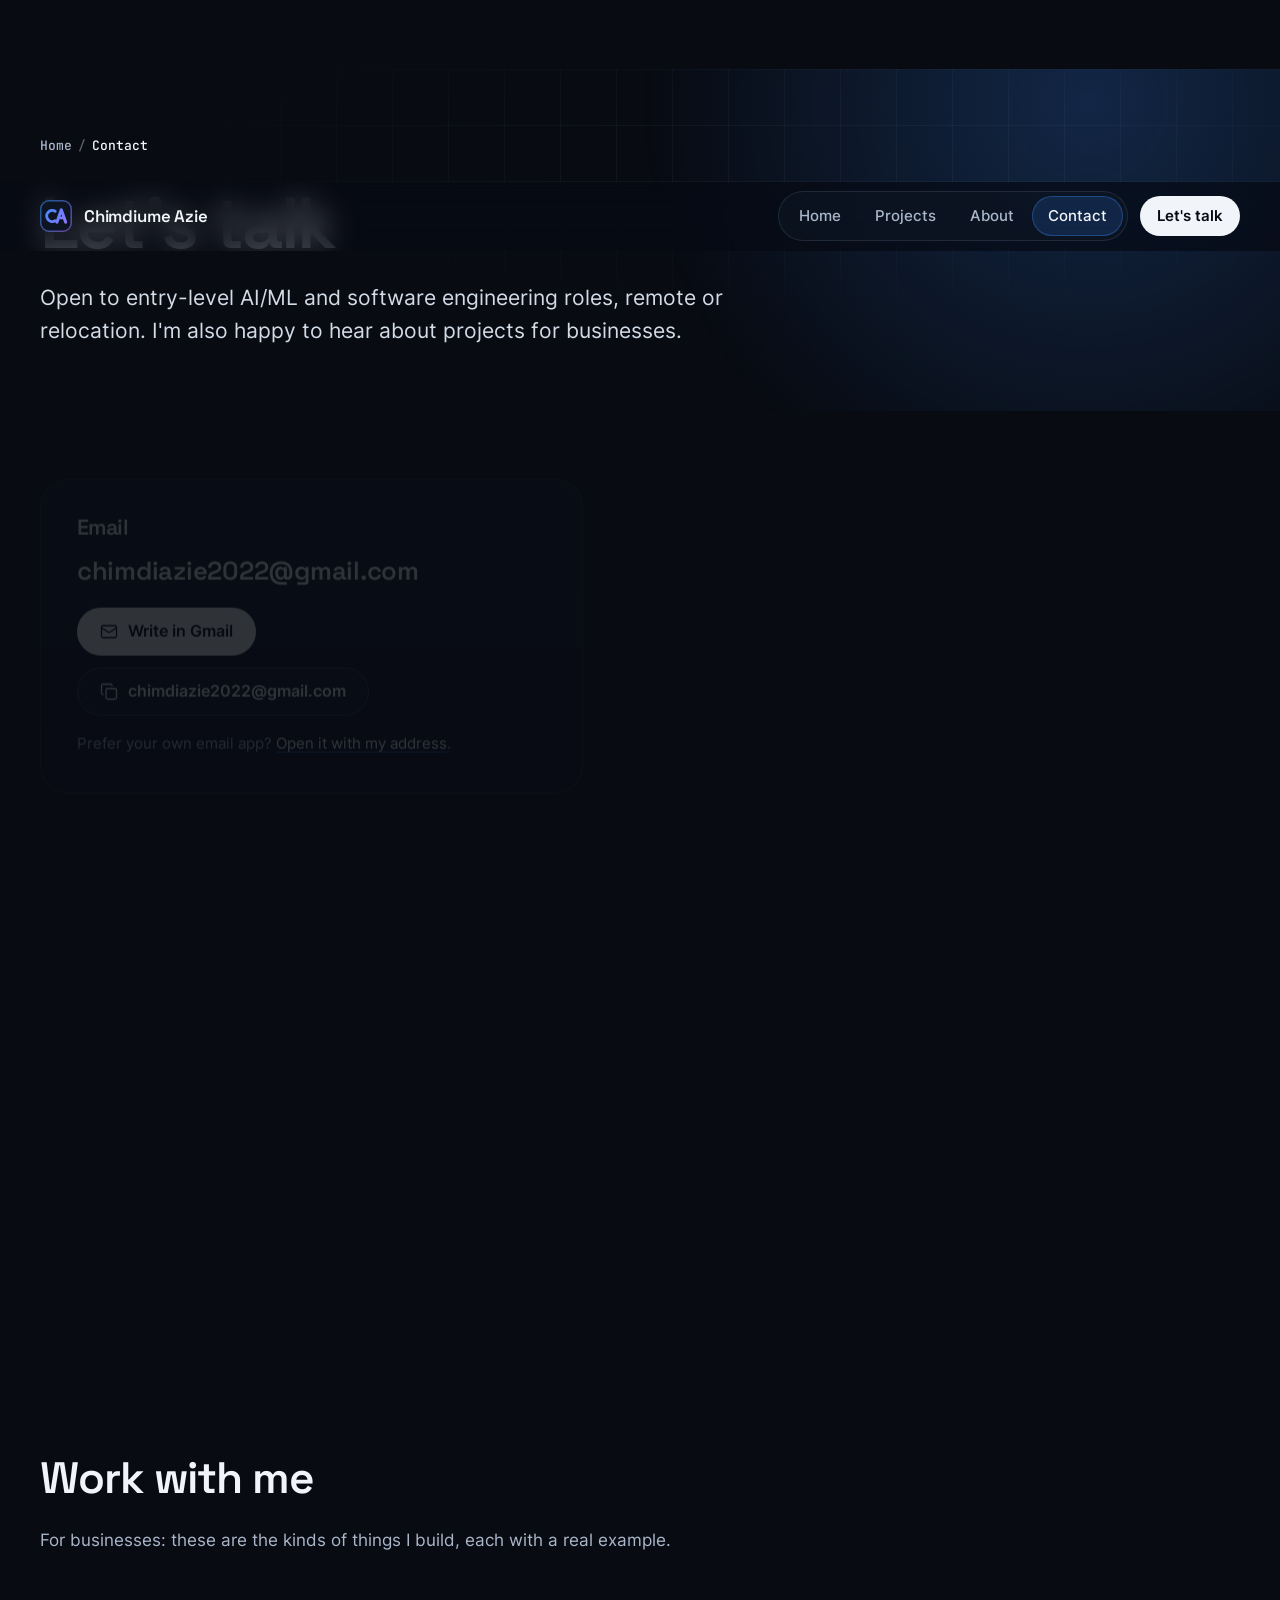
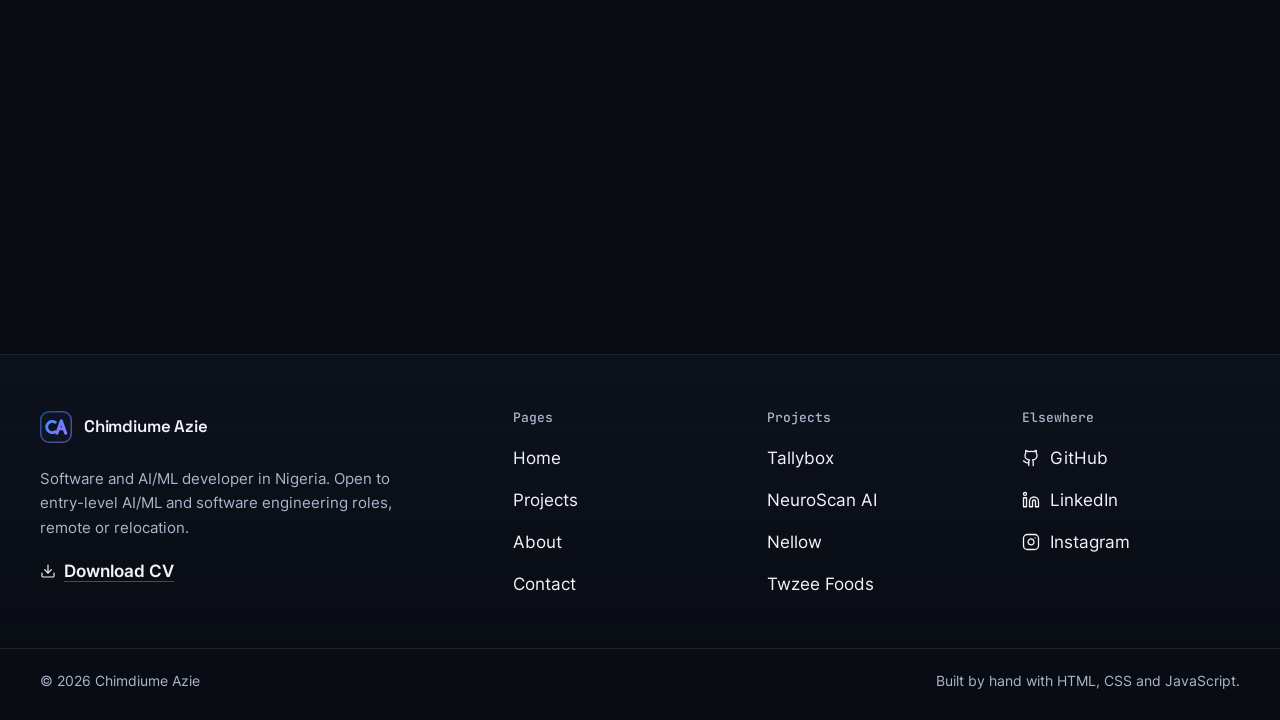
<file: services.html>
<!doctype html>
<html lang="en-GB"><head><meta charset="utf-8"><meta name="robots" content="noindex">
<title>Work with me · Chimdiume Azie</title>
<link rel="canonical" href="https://achimdi.github.io/portfolio/contact/#work-with-me">
<meta http-equiv="refresh" content="0; url=contact/#work-with-me">
</head><body><p>This page has moved to <a href="contact/#work-with-me">Work with me</a>.</p></body></html>
</file>
<file: assets/css/site.css>
/* Chimdiume Azie · portfolio
   One stylesheet for every page. Tokens first, then base, layout, components, pages, motion. */

/* ---------- fonts (self-hosted, Latin subsets, OFL) ---------- */
@font-face { font-family: "Space Grotesk"; font-style: normal; font-weight: 300 700; font-display: swap; src: url(../fonts/space-grotesk-latin-wght.woff2) format("woff2"); }
@font-face { font-family: "Inter"; font-style: normal; font-weight: 100 900; font-display: swap; src: url(../fonts/inter-latin-wght.woff2) format("woff2"); }
@font-face { font-family: "JetBrains Mono"; font-style: normal; font-weight: 100 800; font-display: swap; src: url(../fonts/jetbrains-mono-latin-wght.woff2) format("woff2"); }
@font-face { font-family: "Inter Fallback"; src: local("Arial"); ascent-override: 90.44%; descent-override: 22.52%; line-gap-override: 0%; size-adjust: 107.12%; }

/* ---------- tokens ---------- */
:root {
  --bg: #080B12;          /* midnight */
  --surface: #101827;     /* deep navy */
  --raised: #172D4A;      /* blue slate */
  --blue: #398BFF;        /* electric blue */
  --violet: #9875FF;      /* soft violet */
  --text: #F1F5FA;
  --text-2: #AAB7CA;
  --line: rgba(170, 183, 202, 0.14);
  --line-strong: rgba(170, 183, 202, 0.26);
  --card: linear-gradient(180deg, rgba(23, 45, 74, 0.34), rgba(16, 24, 39, 0.72));
  --grad: linear-gradient(120deg, var(--blue), var(--violet));
  --accent: var(--blue);

  --font-head: "Space Grotesk", "Inter Fallback", system-ui, sans-serif;
  --font-body: "Inter", "Inter Fallback", system-ui, -apple-system, "Segoe UI", Roboto, sans-serif;
  --font-mono: "JetBrains Mono", ui-monospace, "SFMono-Regular", Consolas, monospace;

  --r-lg: 28px; --r-md: 20px; --r-sm: 14px; --r-xs: 10px;
  --gutter: clamp(20px, 4vw, 40px);
  --max: 1200px;
  --header-h: 68px;
  --ease: cubic-bezier(.2, .7, .2, 1);
  color-scheme: dark;
}
.case--neuro, .work-card--neuro, .feature--neuro { --accent: #5CC8FF; }
.case--tally, .work-card--tally, .feature--tally { --accent: #3DD6C4; }
.case--nellow, .work-card--nellow, .feature--nellow { --accent: #F2D04B; }
.case--twzee, .work-card--twzee, .feature--twzee { --accent: #FF9E4F; }

/* ---------- base ---------- */
*, *::before, *::after { box-sizing: border-box; }
html { -webkit-text-size-adjust: 100%; text-size-adjust: 100%; scroll-padding-top: calc(var(--header-h) + 16px); }
body {
  margin: 0; background: var(--bg); color: var(--text);
  font: 400 1.0625rem/1.65 var(--font-body);
  -webkit-font-smoothing: antialiased; text-rendering: optimizeLegibility;
  overflow-x: clip;
}
img, video, svg { display: block; max-width: 100%; }
img, video { height: auto; }
h1, h2, h3, p, ul, ol, dl, dd, figure { margin: 0; }
ul, ol { padding: 0; list-style: none; }
h1, h2, h3 { font-family: var(--font-head); font-weight: 600; letter-spacing: -0.025em; line-height: 1.12; text-wrap: balance; }
h2 { font-size: clamp(1.85rem, 1.35rem + 1.9vw, 2.75rem); }
h3 { font-size: 1.25rem; letter-spacing: -0.015em; }
p { text-wrap: pretty; }
a { color: var(--text); text-decoration-color: rgba(57, 139, 255, .6); text-underline-offset: 3px; transition: color .18s ease, text-decoration-color .18s ease; }
a:hover { color: #9CC5FF; text-decoration-color: currentColor; }
strong { font-weight: 600; }
:focus-visible { outline: 2px solid var(--blue); outline-offset: 3px; border-radius: 6px; }
main:focus { outline: none; }
::selection { background: rgba(57, 139, 255, .35); color: #fff; }

.sr-only { position: absolute; width: 1px; height: 1px; padding: 0; margin: -1px; overflow: hidden; clip: rect(0 0 0 0); white-space: nowrap; border: 0; }
.skip-link { position: absolute; left: 16px; top: -120px; z-index: 100; padding: 10px 16px; border-radius: 999px; background: var(--text); color: var(--bg); font-weight: 600; text-decoration: none; }
.skip-link:focus { top: 12px; }

.wrap { width: 100%; max-width: calc(var(--max) + 2 * var(--gutter)); margin: 0 auto; padding: 0 var(--gutter); }
.section { padding: clamp(64px, 8vw, 112px) 0; }
.section--tight { padding-top: clamp(32px, 4vw, 56px); }
.section-head { display: flex; align-items: end; justify-content: space-between; gap: 16px; margin-bottom: clamp(28px, 3vw, 40px); flex-wrap: wrap; }
.section-intro { color: var(--text-2); max-width: 60ch; margin: -16px 0 32px; }
.route-link { display: inline-flex; align-items: center; gap: 8px; font: 500 .875rem/1 var(--font-mono); color: var(--text-2); text-decoration: none; padding: 10px 14px; border: 1px solid var(--line); border-radius: 999px; transition: color .18s, border-color .18s, background-color .18s; }
.route-link:hover { color: var(--text); border-color: var(--line-strong); background: rgba(57, 139, 255, .08); }
.route-link .icon { transition: transform .2s var(--ease); }
.route-link:hover .icon { transform: translateX(3px); }
.lead { font-size: clamp(1.1rem, 1rem + .45vw, 1.3rem); line-height: 1.6; color: #D3DBE7; max-width: 60ch; }
.h2-sm { font-size: 1.35rem; margin-bottom: 14px; }
.sub-h { font-size: 1.1rem; margin: 28px 0 14px; }

/* ---------- buttons and links ---------- */
.btn {
  --btn-bg: transparent; position: relative; display: inline-flex; align-items: center; justify-content: center; gap: 10px;
  min-height: 48px; padding: 12px 22px; border-radius: 999px; border: 1px solid transparent;
  font: 600 1rem/1.2 var(--font-body); text-decoration: none; cursor: pointer; white-space: nowrap;
  background: var(--btn-bg); color: var(--text);
  transition: background-color .2s ease, border-color .2s ease, color .2s ease, box-shadow .25s ease, transform .2s var(--ease);
}
.btn .icon { flex: none; }
.btn-primary { --btn-bg: var(--text); color: #080B12; box-shadow: 0 0 0 0 rgba(57, 139, 255, 0); }
.btn-primary:hover { color: #080B12; background: #fff; box-shadow: 0 0 0 4px rgba(57, 139, 255, .22), 0 10px 30px -10px rgba(152, 117, 255, .6); transform: translateY(-1px); }
.btn-ghost { border-color: var(--line-strong); background: rgba(16, 24, 39, .4); }
.btn-ghost:hover { color: var(--text); border-color: rgba(57, 139, 255, .65); background: rgba(57, 139, 255, .1); }
.btn-sm { min-height: 40px; padding: 8px 16px; font-size: .9375rem; }
.btn-arrow { transition: transform .2s var(--ease); }
.btn:hover .btn-arrow { transform: translateX(3px); }
.actions { display: flex; flex-wrap: wrap; gap: 12px; }
.text-link { display: inline-flex; align-items: center; gap: 8px; font-weight: 600; color: var(--text); text-decoration: underline; text-decoration-color: rgba(57, 139, 255, .55); text-underline-offset: 4px; min-height: 44px; }
.text-link:hover { color: #9CC5FF; }

/* ---------- header ---------- */
.site-header { position: sticky; top: 0; z-index: 50; background: rgba(8, 11, 18, .72); backdrop-filter: blur(14px) saturate(140%); -webkit-backdrop-filter: blur(14px) saturate(140%); border-bottom: 1px solid transparent; transition: border-color .25s ease, background-color .25s ease; }
.site-header.is-scrolled { border-bottom-color: var(--line); background: rgba(8, 11, 18, .86); }
.header-row { display: flex; align-items: center; justify-content: space-between; gap: 16px; min-height: var(--header-h); }
.brand { display: inline-flex; align-items: center; gap: 12px; text-decoration: none; color: var(--text); font: 600 1.05rem/1 var(--font-head); letter-spacing: -0.01em; }
.brand:hover { color: var(--text); }
.brand-mark { flex: none; }
.site-nav { display: flex; align-items: center; gap: 12px; }
.nav-list { display: flex; gap: 2px; padding: 4px; border: 1px solid var(--line); border-radius: 999px; background: rgba(16, 24, 39, .55); }
.nav-list a { position: relative; display: block; padding: 8px 16px; border-radius: 999px; color: var(--text-2); text-decoration: none; font-weight: 500; font-size: .9375rem; transition: color .18s, background-color .18s; }
.nav-list a:hover { color: var(--text); background: rgba(170, 183, 202, .08); }
.nav-list a[aria-current="page"] { color: var(--text); background: rgba(57, 139, 255, .16); box-shadow: inset 0 0 0 1px rgba(57, 139, 255, .35); }
.nav-toggle { display: none; }

@media (max-width: 899px) {
  .js .nav-toggle { display: inline-grid; place-items: center; width: 44px; height: 44px; border-radius: 12px; border: 1px solid var(--line-strong); background: rgba(16, 24, 39, .6); color: var(--text); cursor: pointer; }
  .nav-toggle-close { display: none; }
  .nav-toggle[aria-expanded="true"] .nav-toggle-open { display: none; }
  .nav-toggle[aria-expanded="true"] .nav-toggle-close { display: block; }
  .site-nav { position: absolute; left: 0; right: 0; top: 100%; flex-direction: column; align-items: stretch; gap: 16px; padding: 16px var(--gutter) 24px; background: #0B111C; border-bottom: 1px solid var(--line); }
  .js .site-nav { visibility: hidden; opacity: 0; transform: translateY(-8px); transition: opacity .22s ease, transform .22s var(--ease), visibility 0s linear .22s; }
  .js .site-nav.is-open { visibility: visible; opacity: 1; transform: none; transition: opacity .22s ease, transform .22s var(--ease); }
  .nav-list { flex-direction: column; border: 0; background: none; padding: 0; gap: 4px; }
  .nav-list a { padding: 14px 16px; font-size: 1.0625rem; border-radius: 14px; }
  .nav-cta { min-height: 48px; }
  /* without JavaScript the links stay visible as a wrapped row under the brand */
  html:not(.js) .header-row { flex-wrap: wrap; }
  html:not(.js) .site-nav { position: static; flex-basis: 100%; flex-direction: row; flex-wrap: wrap; align-items: center; gap: 8px; padding: 0 0 12px; background: none; border: 0; }
  html:not(.js) .nav-list { flex-direction: row; flex-wrap: wrap; }
  html:not(.js) .nav-list a { padding: 8px 12px; font-size: .9375rem; }
  html:not(.js) .nav-cta { min-height: 40px; }
}

/* ---------- shared backgrounds ---------- */
.hero-bg { position: absolute; inset: 0; overflow: hidden; pointer-events: none; z-index: -1; }
.glow { position: absolute; border-radius: 50%; }
.glow-a { width: 56rem; height: 56rem; right: -16rem; top: -26rem; background: radial-gradient(closest-side, rgba(57, 139, 255, .22), rgba(57, 139, 255, 0)); }
.glow-b { width: 46rem; height: 46rem; left: -18rem; top: 6rem; background: radial-gradient(closest-side, rgba(152, 117, 255, .16), rgba(152, 117, 255, 0)); }
.grid-lines { position: absolute; inset: 0; background-image: linear-gradient(rgba(170, 183, 202, .055) 1px, transparent 1px), linear-gradient(90deg, rgba(170, 183, 202, .055) 1px, transparent 1px); background-size: 56px 56px; -webkit-mask-image: radial-gradient(ellipse 75% 65% at 65% 25%, #000 25%, transparent 75%); mask-image: radial-gradient(ellipse 75% 65% at 65% 25%, #000 25%, transparent 75%); }

/* ---------- hero (home) ---------- */
.hero { position: relative; isolation: isolate; overflow-x: clip; padding: clamp(40px, 6vw, 88px) 0 clamp(64px, 8vw, 112px); }
.hero-grid { display: grid; gap: clamp(40px, 6vw, 72px); align-items: center; }
.status { display: inline-flex; align-items: center; gap: 10px; padding: 8px 14px 8px 12px; margin-bottom: 28px; border: 1px solid var(--line); border-radius: 999px; background: rgba(16, 24, 39, .6); font: 500 .8125rem/1.3 var(--font-mono); color: var(--text-2); }
.status-dot { width: 8px; height: 8px; border-radius: 50%; background: #4ADE80; box-shadow: 0 0 0 4px rgba(74, 222, 128, .16); flex: none; }
.display { font-size: clamp(2.6rem, 1.4rem + 5vw, 5.4rem); line-height: 1.02; letter-spacing: -0.045em; font-weight: 600; max-width: 12ch; }
.hero-copy .lead { margin-top: 24px; }
.hero-copy .actions { margin-top: 36px; }
.hero-meta { display: flex; flex-wrap: wrap; gap: 8px 24px; margin-top: 36px; color: var(--text-2); font-size: .9375rem; }
.hero-meta li, .hero-meta a { display: inline-flex; align-items: center; gap: 8px; }
.hero-meta a { color: var(--text-2); min-height: 44px; }
.hero-meta a:hover { color: var(--text); }
.profile-links { display: flex; flex-wrap: wrap; gap: 8px; }
.profile-links a { display: inline-flex; align-items: center; gap: 8px; min-height: 44px; padding: 8px 14px; border-radius: 999px; border: 1px solid var(--line); background: rgba(16, 24, 39, .55); color: var(--text); text-decoration: none; font-size: .9375rem; font-weight: 500; transition: border-color .18s, background-color .18s, color .18s; }
.profile-links a:hover { color: var(--text); border-color: rgba(57, 139, 255, .6); background: rgba(57, 139, 255, .1); }
.profile-links .icon { color: var(--text-2); transition: color .18s; }
.profile-links a:hover .icon { color: #9CC5FF; }
.profile-links--hero { margin-top: 16px; }
.profile-links--cta { grid-column: 1 / -1; padding-top: 24px; border-top: 1px solid rgba(170, 183, 202, .16); }
.hero-visual { position: relative; justify-self: center; width: min(100%, 440px); }
.portrait-frame { position: relative; border-radius: 32px; padding: 1px; background: linear-gradient(160deg, rgba(57, 139, 255, .75), rgba(152, 117, 255, .55) 40%, rgba(170, 183, 202, .1) 75%); box-shadow: 0 40px 80px -40px rgba(57, 139, 255, .45), 0 30px 60px -30px rgba(0, 0, 0, .9); }
.portrait-frame::before { content: ""; position: absolute; inset: -18%; z-index: -1; background: radial-gradient(closest-side, rgba(152, 117, 255, .32), rgba(57, 139, 255, .12) 55%, transparent); }
.portrait-frame img { width: 100%; aspect-ratio: 4 / 5; object-fit: cover; object-position: 50% 30%; border-radius: 31px; filter: saturate(.96) contrast(1.02); }
.portrait-frame::after { content: ""; position: absolute; inset: 1px; border-radius: 31px; pointer-events: none; background:
  radial-gradient(120% 70% at 0% 0%, rgba(57, 139, 255, .24), transparent 55%),
  radial-gradient(110% 70% at 100% 100%, rgba(152, 117, 255, .32), transparent 55%),
  linear-gradient(180deg, rgba(8, 11, 18, .06) 40%, rgba(8, 11, 18, .5)); }
/* the scan line moves with a transform (no layout shift): the span covers the frame, its ::before is the line */
.scan-line { position: absolute; inset: 1px; z-index: 2; opacity: 0; pointer-events: none; }
.scan-line::before { content: ""; position: absolute; left: 0; right: 0; top: 0; height: 2px; background: linear-gradient(90deg, transparent, #9CC5FF 20%, #C6B6FF 80%, transparent); box-shadow: 0 0 18px 2px rgba(57, 139, 255, .6); }
.hero-tags { display: flex; flex-wrap: wrap; justify-content: center; gap: 10px; margin-top: 20px; }
.float-tag { display: inline-flex; flex-direction: column; gap: 2px; padding: 10px 14px; min-width: 132px; border-radius: 14px; border: 1px solid var(--line-strong); background: rgba(13, 20, 34, .78); backdrop-filter: blur(10px); -webkit-backdrop-filter: blur(10px); text-decoration: none; color: var(--text); font: 600 .95rem/1.25 var(--font-head); box-shadow: 0 16px 32px -16px rgba(0, 0, 0, .8); transition: border-color .2s, transform .25s var(--ease); }
.float-tag:hover { color: var(--text); border-color: rgba(57, 139, 255, .7); }
.tag-k { display: inline-flex; align-items: center; gap: 6px; font: 500 .75rem/1.2 var(--font-mono); color: #9CC5FF; }
.live-dot { width: 6px; height: 6px; border-radius: 50%; background: #4ADE80; }
@media (max-width: 1023px) {
  /* phones and tablets: the portrait sits right under the headline */
  .hero-grid { row-gap: 0; }
  .hero-copy { display: contents; }
  .status { order: 1; justify-self: start; text-wrap: balance; }
  .display { order: 2; }
  .hero-visual { order: 3; margin-top: 32px; width: min(100%, 400px); justify-self: start; }
  .hero-copy .lead { order: 4; margin-top: 32px; }
  .hero-copy .actions { order: 5; }
  .hero-meta { order: 6; }
  .profile-links--hero { order: 7; }
  .hero-tags { justify-content: flex-start; }
}
@media (min-width: 1024px) {
  .hero { min-height: min(calc(100svh - var(--header-h)), 900px); display: grid; align-items: center; }
  .hero-grid { grid-template-columns: minmax(0, 1.12fr) minmax(0, .88fr); }
  .hero-visual { justify-self: end; }
  .hero-tags { display: block; margin: 0; }
  .float-tag { position: absolute; }
  .float-tag--1 { top: 9%; left: -22%; }
  .float-tag--2 { top: 46%; right: -12%; }
  .float-tag--3 { bottom: 9%; left: -16%; }
}
@media (min-width: 1024px) and (max-width: 1279px) {
  .float-tag--1 { left: -12%; }
  .float-tag--2 { right: -5%; }
  .float-tag--3 { left: -8%; }
}

/* ---------- expertise ---------- */
.expertise { display: grid; gap: 16px; grid-template-columns: repeat(auto-fit, minmax(min(100%, 250px), 1fr)); }
.exp-card { position: relative; padding: 28px; border-radius: var(--r-md); border: 1px solid var(--line); background: var(--card); display: flex; flex-direction: column; gap: 12px; }
.exp-icon { display: inline-grid; place-items: center; width: 44px; height: 44px; border-radius: 12px; color: #CFE2FF; background: linear-gradient(140deg, rgba(57, 139, 255, .22), rgba(152, 117, 255, .18)); border: 1px solid rgba(57, 139, 255, .3); margin-bottom: 4px; }
.exp-card p { color: var(--text-2); }
.exp-proof { margin-top: auto; padding-top: 8px; font-size: .9375rem; }
.exp-proof span { font: 500 .8125rem/1 var(--font-mono); color: var(--text-2); margin-right: 4px; }
.exp-proof a { color: var(--text); }

/* ---------- project visuals ---------- */
.visual { position: relative; overflow: hidden; isolation: isolate; }
.browser { border-radius: 12px; overflow: hidden; border: 1px solid rgba(255, 255, 255, .1); box-shadow: 0 24px 48px -24px rgba(0, 0, 0, .85); background: #fff; }
.browser--dark { background: #0A0A0C; }
.browser img { width: 100%; }
.phone { border-radius: 28px; padding: 5px; background: #0E141F; border: 1px solid rgba(255, 255, 255, .14); box-shadow: 0 28px 50px -24px rgba(0, 0, 0, .9); }
.phone img { width: 100%; border-radius: 23px; }
.visual--tally { padding: 28px 28px 0; background: radial-gradient(90% 90% at 80% 0%, rgba(61, 214, 196, .2), transparent 60%), linear-gradient(160deg, #102230, #0C1522); }
.visual--tally .browser { width: 88%; border-bottom-left-radius: 0; border-bottom-right-radius: 0; }
.visual--tally .phone--float { position: absolute; right: 22px; bottom: -28%; width: 30%; transform: rotate(4deg); }
.visual--neuro { display: grid; place-items: center; padding: 28px; background: radial-gradient(70% 70% at 50% 40%, rgba(92, 200, 255, .16), transparent 70%), #05080E; }
.scan-pair { display: grid; grid-template-columns: 1fr 1fr; gap: 12px; width: min(100%, 420px); }
.scan-pair img { width: 100%; border-radius: 12px; border: 1px solid rgba(92, 200, 255, .25); }
.visual-note { margin-top: 14px; font: 500 .8125rem/1.3 var(--font-mono); color: var(--text-2); }
.visual--nellow { padding: 28px 28px 0; background: radial-gradient(80% 80% at 20% 0%, rgba(242, 208, 75, .14), transparent 60%), linear-gradient(160deg, #15140C, #0B0C10); }
.visual--nellow .browser { border-bottom-left-radius: 0; border-bottom-right-radius: 0; }
.visual--twzee { display: flex; justify-content: center; align-items: flex-start; gap: 4%; padding: 28px 24px 0; background: radial-gradient(80% 90% at 50% 0%, rgba(255, 158, 79, .22), transparent 60%), linear-gradient(160deg, #1A140C, #0E1410); }
.visual--twzee .phone { width: 28%; }
.visual--twzee .phone--1 { transform: translateY(18px) rotate(-4deg); }
.visual--twzee .phone--3 { transform: translateY(18px) rotate(4deg); }

/* ---------- bento (home) ---------- */
.bento { display: grid; gap: 20px; }
.work-card { position: relative; display: flex; flex-direction: column; border-radius: var(--r-lg); border: 1px solid var(--line); background: var(--card); overflow: hidden; transition: border-color .3s ease, transform .35s var(--ease), box-shadow .35s ease; }
.work-card:hover { border-color: color-mix(in srgb, var(--accent) 55%, transparent); box-shadow: 0 30px 60px -36px color-mix(in srgb, var(--accent) 60%, transparent); }
.work-card .visual { height: clamp(240px, 30vw, 340px); }
.work-card .visual img { transition: transform .6s var(--ease); }
.work-card:hover .visual img { transform: scale(1.025); }
.work-body { display: flex; flex-direction: column; gap: 12px; padding: 24px 28px 28px; flex: 1; }
.work-body > p { color: var(--text-2); max-width: 62ch; }
.work-cat, .case-cat { font: 500 .8125rem/1.3 var(--font-mono); color: var(--accent); }
.work-body h3 { font-size: clamp(1.45rem, 1.2rem + .8vw, 1.9rem); }
.card-link { color: var(--text); text-decoration: none; }
.card-link::after { content: ""; position: absolute; inset: 0; z-index: 1; border-radius: inherit; }
.card-link:hover { color: var(--text); }
.card-link:focus-visible { outline: none; }
.card-link:focus-visible::after { outline: 2px solid var(--blue); outline-offset: -3px; border-radius: var(--r-lg); }
.work-actions { display: flex; flex-wrap: wrap; align-items: center; justify-content: space-between; gap: 8px 20px; margin-top: auto; padding-top: 8px; }
.read-more { display: inline-flex; align-items: center; gap: 8px; font-weight: 600; color: var(--text); }
.read-more .btn-arrow { transition: transform .2s var(--ease); }
.work-card:hover .read-more .btn-arrow, .feature:hover .read-more .btn-arrow { transform: translateX(4px); }
.on-card, .work-actions .text-link { position: relative; z-index: 2; }
.tags { display: flex; flex-wrap: wrap; gap: 8px; }
.tags li { font: 500 .8125rem/1 var(--font-mono); color: #C3CDDB; padding: 8px 10px; border-radius: 8px; border: 1px solid var(--line); background: rgba(8, 11, 18, .45); }
.tags--loose li { font-family: var(--font-body); font-size: .9375rem; padding: 10px 14px; border-radius: 999px; }
@media (min-width: 768px) { .bento { grid-template-columns: repeat(2, minmax(0, 1fr)); } .bento .span-7 { grid-column: span 2; } }
@media (min-width: 1100px) {
  .bento { grid-template-columns: repeat(12, minmax(0, 1fr)); }
  .bento .span-7 { grid-column: span 7; }
  .bento .span-5 { grid-column: span 5; }
  .work-card .visual { height: 320px; }
}

/* ---------- skills ---------- */
.skill-groups { display: grid; gap: 16px; grid-template-columns: repeat(auto-fit, minmax(min(100%, 300px), 1fr)); }
.skill-group { padding: 24px; border-radius: var(--r-md); border: 1px solid var(--line); background: var(--card); }
.skill-group h3 { font-size: 1.05rem; margin-bottom: 16px; }
.tech-list { display: flex; flex-wrap: wrap; gap: 8px; }
.tech { display: inline-flex; align-items: center; gap: 8px; padding: 8px 12px; border-radius: 10px; border: 1px solid var(--line); background: rgba(8, 11, 18, .5); font-size: .9375rem; line-height: 1.2; color: #DCE3EC; transition: border-color .18s, color .18s; }
.tech:hover { border-color: var(--line-strong); }
.tech-logo { flex: none; color: var(--text-2); }
.tech--text { padding-left: 12px; }

/* ---------- about preview ---------- */
.about-preview { display: grid; gap: 40px; align-items: start; }
.about-quote { font: 500 clamp(1.25rem, 1.05rem + .8vw, 1.65rem)/1.5 var(--font-head); letter-spacing: -0.01em; color: #E2E8F0; max-width: 34em; margin-bottom: 28px; }
.about-facts { display: grid; gap: 0; border-top: 1px solid var(--line); }
.about-facts > div { display: grid; gap: 4px; padding: 16px 0; border-bottom: 1px solid var(--line); }
.about-facts dt { font: 500 .8125rem/1.3 var(--font-mono); color: var(--text-2); }
.about-facts--card { padding: 8px 24px; border: 1px solid var(--line); border-radius: var(--r-md); background: var(--card); }
.about-facts--card > div:last-child { border-bottom: 0; }
@media (min-width: 960px) { .about-preview { grid-template-columns: 1.4fr 1fr; gap: 64px; } }

/* ---------- call to action ---------- */
.cta-panel { position: relative; overflow: hidden; display: grid; gap: 32px; padding: clamp(32px, 5vw, 64px); border-radius: 32px; border: 1px solid rgba(57, 139, 255, .28);
  background: radial-gradient(70% 120% at 100% 0%, rgba(152, 117, 255, .22), transparent 60%), radial-gradient(60% 120% at 0% 100%, rgba(57, 139, 255, .2), transparent 60%), var(--surface); }
.cta-copy h2 { max-width: 18ch; }
.cta-copy p { margin-top: 16px; color: #C9D3E0; max-width: 52ch; }
.cta-actions { display: flex; flex-wrap: wrap; align-items: center; gap: 12px 16px; align-self: end; }
@media (min-width: 960px) { .cta-panel { grid-template-columns: 1.1fr 1fr; align-items: end; } .cta-actions { justify-content: flex-end; } }
.copy-btn { white-space: normal; text-align: left; max-width: 100%; }
.copy-btn span { min-width: 0; overflow-wrap: anywhere; }
.contact-side, .contact-card, .contact-form, .contact-grid > * { min-width: 0; }
.copy-btn .copy-default, .copy-btn .copy-done { display: inline-flex; align-items: center; gap: 10px; }
.copy-btn .copy-done { display: none; color: #86EFAC; }
.copy-btn.is-copied .copy-default { display: none; }
.copy-btn.is-copied .copy-done { display: inline-flex; }

/* ---------- footer ---------- */
.site-footer { border-top: 1px solid var(--line); padding: 56px 0 28px; margin-top: 24px; background: linear-gradient(180deg, rgba(16, 24, 39, .5), transparent); }
.footer-grid { display: grid; gap: 36px; }
.footer-brand p { color: var(--text-2); margin: 16px 0 8px; max-width: 42ch; font-size: .9375rem; }
.footer-col h2 { font: 500 .8125rem/1 var(--font-mono); color: var(--text-2); letter-spacing: 0; margin-bottom: 14px; }
.footer-col ul { display: grid; gap: 2px; }
.footer-col a, .footer-social a { display: inline-flex; align-items: center; gap: 10px; min-height: 40px; color: var(--text); text-decoration: none; }
.footer-col a:hover, .footer-social a:hover { color: #9CC5FF; }
.footer-base { display: flex; flex-wrap: wrap; justify-content: space-between; gap: 8px 24px; margin-top: 44px; padding-top: 20px; border-top: 1px solid var(--line); color: var(--text-2); font-size: .875rem; }
@media (min-width: 900px) { .footer-grid { grid-template-columns: 2fr 1fr 1fr 1fr; } }

/* ---------- inner page heads ---------- */
.page-head, .case-head { position: relative; isolation: isolate; overflow-x: clip; padding: clamp(32px, 5vw, 64px) 0 clamp(40px, 5vw, 64px); }
.crumbs ol { display: flex; flex-wrap: wrap; gap: 6px; font: 500 .8125rem/1.4 var(--font-mono); color: var(--text-2); margin-bottom: 28px; }
.crumbs li { display: inline-flex; align-items: center; }
.crumbs li + li::before { content: "/"; margin-right: 6px; color: rgba(170, 183, 202, .5); }
.crumbs a, .crumbs [aria-current] { display: inline-block; padding: 4px 0; }
.crumbs a { color: var(--text-2); text-decoration: none; }
.crumbs a:hover { color: var(--text); text-decoration: underline; }
.crumbs [aria-current] { color: var(--text); }
.page-title { font-size: clamp(2.5rem, 1.6rem + 3.8vw, 4.5rem); line-height: 1.02; letter-spacing: -0.04em; }
.page-head .lead, .case-head .lead { margin-top: 20px; }
.page-head .actions, .case-head .actions { margin-top: 32px; }

/* ---------- projects page ---------- */
.feature-list { display: grid; gap: 24px; }
.feature { position: relative; display: grid; border-radius: var(--r-lg); border: 1px solid var(--line); background: var(--card); overflow: hidden; transition: border-color .3s ease, box-shadow .35s ease; }
.feature:hover { border-color: color-mix(in srgb, var(--accent) 55%, transparent); box-shadow: 0 30px 60px -36px color-mix(in srgb, var(--accent) 60%, transparent); }
.feature-media .visual { height: 100%; min-height: 280px; }
.feature-body { display: flex; flex-direction: column; gap: 14px; padding: 28px; }
.feature-body h2 { font-size: clamp(1.75rem, 1.35rem + 1.4vw, 2.5rem); }
.feature-text { color: #C9D3E0; max-width: 60ch; }
.mini-facts { display: flex; flex-wrap: wrap; gap: 12px 28px; }
.mini-facts dt { font: 500 .75rem/1.3 var(--font-mono); color: var(--text-2); }
.mini-facts dd { font-size: .9375rem; }
.feature-pair { display: grid; gap: 24px; }
.feature--tall .feature-media .visual { min-height: 300px; height: 320px; }
@media (min-width: 900px) {
  .feature--wide { grid-template-columns: 1.15fr 1fr; }
  .feature--wide .feature-body { padding: 40px; justify-content: center; }
  .feature--flip .feature-media { order: 2; }
  .feature--wide .visual--tally .phone--float { bottom: -14%; }
  .feature-pair { grid-template-columns: 1.1fr .9fr; }
}

/* ---------- case studies ---------- */
.case-head .case-cat { margin-bottom: 12px; }
.repo-note { margin-top: 14px; font-size: .9375rem; color: var(--text-2); }
.facts { display: grid; grid-template-columns: repeat(auto-fit, minmax(min(100%, 200px), 1fr)); gap: 0; margin-top: 40px; border: 1px solid var(--line); border-radius: var(--r-md); background: rgba(16, 24, 39, .55); overflow: hidden; }
.facts > div { padding: 18px 20px; border-right: 1px solid var(--line); border-bottom: 1px solid var(--line); margin: 0 -1px -1px 0; }
.facts dt { font: 500 .75rem/1.3 var(--font-mono); color: var(--text-2); margin-bottom: 6px; }
.facts dd { font-size: .9375rem; line-height: 1.45; }
.case-media { margin-top: clamp(32px, 4vw, 56px); }
.case-video figcaption, .cam-viewer figcaption { margin-top: 12px; color: var(--text-2); font-size: .9375rem; }
.video-frame { border-radius: var(--r-md); overflow: hidden; border: 1px solid var(--line-strong); background: #000; box-shadow: 0 40px 80px -40px color-mix(in srgb, var(--accent) 45%, transparent); }
.video-frame video, .video-frame > img { width: 100%; }

.cam-viewer { display: grid; gap: 28px; align-items: center; padding: clamp(20px, 3vw, 36px); border-radius: var(--r-lg); border: 1px solid rgba(92, 200, 255, .25); background: radial-gradient(60% 80% at 25% 40%, rgba(92, 200, 255, .14), transparent 70%), #05080E; }
.cam-stage { position: relative; width: 100%; max-width: 360px; margin: 0 auto; border-radius: 7% / 5.8%; overflow: hidden; background: #000; box-shadow: 0 0 0 1px rgba(92, 200, 255, .3), 0 30px 60px -30px rgba(92, 200, 255, .4); }
.cam-stage img { width: 100%; transform: scale(1.04); }
.cam-overlay { position: absolute; inset: 0; height: 100%; }
.cam-title { font: 600 1.25rem/1.2 var(--font-head); }
.cam-text { margin: 8px 0 20px; color: var(--text-2); max-width: 44ch; }
.cam-label { display: block; font: 500 .8125rem/1 var(--font-mono); color: var(--text-2); margin-bottom: 10px; }
.cam-panel input[type="range"] { width: 100%; height: 32px; margin: 0; accent-color: var(--accent); cursor: pointer; }
.cam-ends { display: flex; justify-content: space-between; color: var(--text-2); font-size: .8125rem; }
@media (min-width: 768px) { .cam-viewer { grid-template-columns: minmax(0, 360px) minmax(0, 1fr); gap: 48px; } }

.case-layout { display: grid; gap: 32px; padding-top: clamp(32px, 4vw, 48px); padding-bottom: 24px; }
.toc { display: none; }
@media (min-width: 1100px) {
  .case-layout { grid-template-columns: 220px minmax(0, 1fr); gap: 64px; }
  .toc { display: block; position: sticky; top: calc(var(--header-h) + 32px); align-self: start; }
  .toc-title { font: 500 .8125rem/1 var(--font-mono); color: var(--text-2); margin-bottom: 14px; }
  .toc ol { border-left: 1px solid var(--line); }
  .toc a { position: relative; display: block; padding: 7px 0 7px 16px; margin-left: -1px; border-left: 2px solid transparent; color: var(--text-2); text-decoration: none; font-size: .9375rem; transition: color .18s, border-color .25s var(--ease); }
  .toc a:hover { color: var(--text); }
  .toc a[aria-current="true"] { color: var(--text); border-left-color: var(--accent); }
}
.case-body { min-width: 0; max-width: 820px; }
.case-section { padding: clamp(36px, 4vw, 52px) 0; border-top: 1px solid var(--line); }
.case-section:first-child { border-top: 0; padding-top: 8px; }
.case-section > h2 { font-size: clamp(1.6rem, 1.3rem + 1.2vw, 2.15rem); margin-bottom: 20px; }
.case-section p + p { margin-top: 14px; }
.case-section > p, .case-section > div > p { color: #D3DBE7; }
.section-note { color: var(--text-2) !important; font-size: .9375rem; margin: -6px 0 18px; }
.checklist { display: grid; gap: 12px; }
.checklist li { display: grid; grid-template-columns: 24px 1fr; gap: 12px; align-items: start; color: #D3DBE7; }
.checklist .icon { margin-top: 4px; color: var(--accent); }
.feature-grid { display: grid; gap: 14px; grid-template-columns: repeat(auto-fit, minmax(min(100%, 280px), 1fr)); }
.feat { padding: 22px; border-radius: var(--r-sm); border: 1px solid var(--line); background: var(--card); }
.feat h3 { font-size: 1.1rem; margin-bottom: 8px; }
.feat h3::before { content: ""; display: block; width: 24px; height: 3px; border-radius: 3px; background: var(--accent); margin-bottom: 14px; }
.feat p { color: var(--text-2); font-size: .975rem; }
.accordion { display: grid; gap: 10px; }
.acc { border: 1px solid var(--line); border-radius: var(--r-sm); background: rgba(16, 24, 39, .55); transition: border-color .2s; }
.acc[open] { border-color: var(--line-strong); }
.acc summary { display: flex; align-items: center; justify-content: space-between; gap: 16px; padding: 16px 20px; min-height: 56px; cursor: pointer; list-style: none; font: 600 1.05rem/1.3 var(--font-head); }
.acc summary::-webkit-details-marker { display: none; }
.acc summary::after { content: ""; width: 10px; height: 10px; flex: none; border-right: 2px solid var(--accent); border-bottom: 2px solid var(--accent); transform: rotate(45deg) translate(-2px, -2px); transition: transform .25s var(--ease); }
.acc[open] summary::after { transform: rotate(-135deg) translate(-2px, -2px); }
.acc summary:hover { color: #fff; }
.acc-body { padding: 0 20px 18px; color: #C9D3E0; }
.stats { display: grid; grid-template-columns: 1fr 1fr; gap: 14px; margin-bottom: 18px; }
.stat { padding: 22px; border-radius: var(--r-sm); border: 1px solid var(--line); background: var(--card); }
.stat strong { display: block; font: 600 clamp(1.8rem, 1.4rem + 1.4vw, 2.6rem)/1 var(--font-head); letter-spacing: -0.03em; margin-bottom: 8px; }
.stat span { color: var(--text-2); font-size: .9375rem; }
.disclaimer { margin-top: 16px !important; padding: 14px 18px; border-radius: var(--r-xs); border: 1px solid rgba(92, 200, 255, .3); background: rgba(92, 200, 255, .06); color: var(--text) !important; font-weight: 500; }

.gallery { display: grid; gap: 20px; grid-template-columns: repeat(12, minmax(0, 1fr)); counter-reset: step; }
.shot { grid-column: span 12; }
.shot figure { display: flex; flex-direction: column; gap: 12px; height: 100%; }
.shot-link { display: block; border-radius: var(--r-sm); overflow: hidden; border: 1px solid var(--line); background: #0A0F18; transition: border-color .2s; }
.shot-link:hover { border-color: color-mix(in srgb, var(--accent) 60%, transparent); }
.shot-link img { width: 100%; }
.shot--phone .shot-link { padding: 18px 18% 0; background: radial-gradient(80% 60% at 50% 0%, color-mix(in srgb, var(--accent) 18%, transparent), transparent 70%), #0A0F18; }
.shot--phone .phone { border-bottom-left-radius: 0; border-bottom-right-radius: 0; border-bottom: 0; max-height: 420px; overflow: hidden; }
.shot--phone .phone img { border-bottom-left-radius: 0; border-bottom-right-radius: 0; }
.shot figcaption { color: var(--text-2); font-size: .9375rem; }
.gallery--steps .shot figcaption::before { counter-increment: step; content: counter(step); display: inline-grid; place-items: center; width: 26px; height: 26px; margin-right: 10px; border-radius: 50%; font: 600 .8125rem/1 var(--font-mono); color: var(--bg); background: var(--accent); }
@media (min-width: 640px) {
  .shot { grid-column: span 6; }
  .shot--wide { grid-column: span 12; }
  .shot--phone { grid-column: span 6; }
}
@media (min-width: 960px) {
  .shot--phone { grid-column: span 3; }
  .gallery--phones3 .shot--phone { grid-column: span 4; }
  .shot--phone .shot-link { padding: 16px 12% 0; }
  .shot--center { grid-column: 4 / span 6; }
}

.challenges { display: grid; }
.challenge { display: grid; gap: 8px; padding: 22px 0; border-top: 1px solid var(--line); }
.challenge:first-child { border-top: 0; padding-top: 4px; }
.challenge h3 { font-size: 1.15rem; }
.challenge p { color: #C9D3E0; }
@media (min-width: 768px) { .challenge { grid-template-columns: minmax(0, .8fr) minmax(0, 1.4fr); gap: 32px; } }
.case-section .actions { margin-top: 28px; }

.case-nav { display: grid; gap: 16px; padding-top: 24px; padding-bottom: 24px; }
.case-nav-link { display: flex; flex-direction: column; gap: 8px; padding: 24px 28px; border-radius: var(--r-md); border: 1px solid var(--line); background: var(--card); text-decoration: none; color: var(--text); transition: border-color .2s, transform .25s var(--ease); }
.case-nav-link:hover { color: var(--text); border-color: rgba(57, 139, 255, .55); }
.case-nav-dir { display: inline-flex; align-items: center; gap: 8px; font: 500 .8125rem/1 var(--font-mono); color: var(--text-2); }
.case-nav-name { font: 600 1.5rem/1.2 var(--font-head); letter-spacing: -0.02em; }
.case-nav-link--next { text-align: right; align-items: flex-end; }
@media (min-width: 768px) { .case-nav { grid-template-columns: 1fr 1fr; } }

/* ---------- about page ---------- */
.about-head { display: grid; gap: 40px; align-items: center; }
.portrait-frame--about { width: min(100%, 380px); justify-self: center; }
@media (min-width: 900px) { .about-head { grid-template-columns: 1.3fr 1fr; gap: 64px; } .portrait-frame--about { justify-self: end; } }
.about-grid { display: grid; gap: 32px; align-items: start; }
.about-col p { color: #D3DBE7; max-width: 64ch; }
.about-col p + p { margin-top: 16px; }
.about-col h2 { margin-bottom: 20px; }
@media (min-width: 900px) { .about-grid { grid-template-columns: 1.4fr 1fr; gap: 64px; } }
.approach { display: grid; gap: 16px; grid-template-columns: repeat(auto-fit, minmax(min(100%, 280px), 1fr)); }
.approach-item { padding: 26px; border-radius: var(--r-md); border: 1px solid var(--line); background: var(--card); }
.approach-item h3 { margin-bottom: 10px; }
.approach-item p { color: var(--text-2); }
.interests-wrap { display: grid; gap: 48px; }
@media (min-width: 900px) { .interests-wrap { grid-template-columns: 1fr 1.2fr; gap: 64px; } }
.project-lines { border-top: 1px solid var(--line); }
.project-lines a { display: grid; grid-template-columns: 1fr auto; gap: 4px 16px; align-items: center; padding: 18px 4px; border-bottom: 1px solid var(--line); text-decoration: none; color: var(--text); transition: background-color .2s; }
.project-lines a:hover { color: var(--text); background: rgba(57, 139, 255, .06); }
.project-lines .icon { grid-row: span 2; color: var(--text-2); transition: transform .2s var(--ease), color .2s; }
.project-lines a:hover .icon { transform: translateX(4px); color: var(--text); }
.pl-name { font: 600 1.2rem/1.2 var(--font-head); }
.pl-cat { font: 500 .8125rem/1.3 var(--font-mono); color: var(--text-2); grid-column: 1; }

/* ---------- contact page ---------- */
.contact-grid { display: grid; gap: 24px; align-items: start; }
@media (min-width: 960px) { .contact-grid { grid-template-columns: 1fr 1.15fr; gap: 32px; } }
.contact-side { display: grid; gap: 24px; }
.contact-card, .contact-form { padding: clamp(24px, 3vw, 36px); border-radius: var(--r-lg); border: 1px solid var(--line); background: var(--card); }
.contact-email { font: 600 clamp(1.2rem, 1rem + 1vw, 1.6rem)/1.3 var(--font-head); letter-spacing: -0.01em; overflow-wrap: anywhere; margin-bottom: 20px; }
.contact-actions { display: flex; flex-wrap: wrap; gap: 12px; }
.small-print { margin-top: 16px; color: var(--text-2); font-size: .9375rem; }
.contact-social { display: grid; gap: 4px; margin-bottom: 12px; }
.contact-social a { display: flex; align-items: center; gap: 12px; min-height: 48px; padding: 0 12px; border-radius: 12px; color: var(--text); text-decoration: none; border: 1px solid transparent; transition: border-color .2s, background-color .2s; }
.contact-social a:hover { color: var(--text); border-color: var(--line); background: rgba(57, 139, 255, .07); }
.form-note { color: var(--text-2); font-size: .9375rem; margin-bottom: 24px; }
.field { display: grid; gap: 8px; margin-bottom: 18px; }
.field label { font-weight: 500; font-size: .9375rem; }
.field input, .field select, .field textarea { width: 100%; min-height: 48px; padding: 12px 14px; border-radius: 12px; border: 1px solid var(--line-strong); background: rgba(8, 11, 18, .7); color: var(--text); font: inherit; transition: border-color .2s, box-shadow .2s; }
.field textarea { resize: vertical; min-height: 140px; }
.field select { appearance: auto; }
.field input:focus, .field select:focus, .field textarea:focus { outline: none; border-color: var(--blue); box-shadow: 0 0 0 3px rgba(57, 139, 255, .3); }
.field [aria-invalid="true"] { border-color: #F87171; }
.form-error { margin: -4px 0 16px; color: #FCA5A5; font-size: .9375rem; }
.form-actions { display: flex; flex-wrap: wrap; align-items: center; gap: 12px 20px; }
.services { display: grid; gap: 16px; grid-template-columns: repeat(auto-fit, minmax(min(100%, 290px), 1fr)); }
.service { display: flex; flex-direction: column; gap: 10px; padding: 26px; border-radius: var(--r-md); border: 1px solid var(--line); background: var(--card); }
.service p { color: var(--text-2); }

/* ---------- motion ---------- */
@media (prefers-reduced-motion: no-preference) {
  @view-transition { navigation: auto; }
  ::view-transition-old(root) { animation: vt-out .2s ease both; }
  ::view-transition-new(root) { animation: vt-in .35s var(--ease) both; }
  @keyframes vt-out { to { opacity: 0; } }
  @keyframes vt-in { from { opacity: 0; transform: translateY(10px); } }

  /* the one orchestrated moment: the hero loads in and the portrait is "scanned" into view */
  .hero-copy > * { animation: rise .7s var(--ease) both; }
  .hero-copy > :nth-child(2) { animation-delay: .08s; }
  .hero-copy > :nth-child(3) { animation-delay: .16s; }
  .hero-copy > :nth-child(4) { animation-delay: .24s; }
  .hero-copy > :nth-child(5) { animation-delay: .32s; }
  .page-home .portrait-frame img { animation: scan-reveal 1.4s .2s var(--ease) both; }
  .page-home .scan-line { animation: scan-line 1.4s .2s var(--ease) both; }
  .float-tag { animation: tag-in .6s var(--ease) both, float 7s ease-in-out 1.8s infinite alternate; }
  .float-tag--1 { animation-delay: 1.1s, 1.8s; }
  .float-tag--2 { animation-delay: 1.25s, 2.6s; }
  .float-tag--3 { animation-delay: 1.4s, 3.4s; }
  .glow-a { animation: drift 22s ease-in-out infinite alternate; }
  .glow-b { animation: drift 26s ease-in-out infinite alternate-reverse; }
  @keyframes rise { from { opacity: 0; transform: translateY(18px); } }
  @keyframes scan-reveal { from { clip-path: inset(0 0 100% 0 round 31px); } to { clip-path: inset(0 0 0 0 round 31px); } }
  @keyframes scan-line { 0% { transform: translateY(0); opacity: 1; } 90% { opacity: 1; } 100% { transform: translateY(calc(100% - 2px)); opacity: 0; } }
  @keyframes tag-in { from { opacity: 0; transform: translateY(10px) scale(.96); } }
  @keyframes float { to { transform: translateY(-6px); } }
  @keyframes drift { to { transform: translate3d(-40px, 30px, 0); } }

  /* scroll reveals (script.js adds .is-visible once) */
  .js [data-reveal] { opacity: 0; transform: translateY(20px); transition: opacity .7s var(--ease), transform .7s var(--ease); }
  .js [data-reveal].is-visible { opacity: 1; transform: none; }
  .js [data-reveal] .browser, .js [data-reveal] .phone, .js [data-reveal] .scan-pair, .js [data-reveal].shot .shot-link { clip-path: inset(6% 4% 0 4% round 14px); transition: clip-path .9s var(--ease) .1s; }
  .js [data-reveal].is-visible .browser, .js [data-reveal].is-visible .phone, .js [data-reveal].is-visible .scan-pair, .js [data-reveal].is-visible.shot .shot-link { clip-path: inset(0 0 0 0 round 0); }
  .float-tag:hover { transform: translateY(-2px); }
}
@media (prefers-reduced-motion: reduce) {
  *, *::before, *::after { animation-duration: .01ms !important; animation-iteration-count: 1 !important; transition-duration: .01ms !important; scroll-behavior: auto !important; }
}
@media (prefers-reduced-motion: no-preference) { html { scroll-behavior: smooth; } }
</file>
